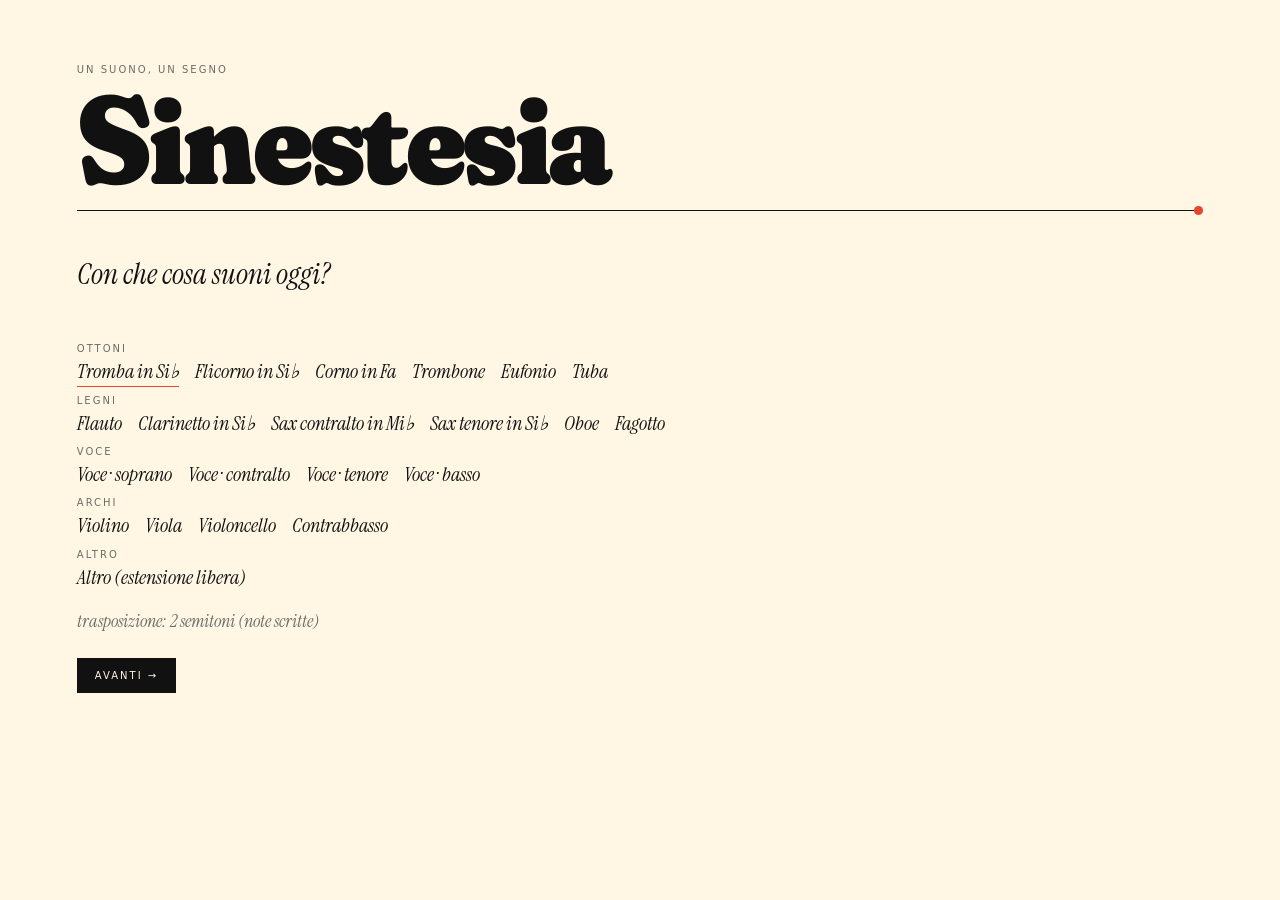
<file: index.html>
<!doctype html><html lang="it"><head><meta charset="utf-8"><meta name="viewport" content="width=device-width,initial-scale=1">
<title>Sinestesia</title><link rel="icon" href="data:,"><link rel="stylesheet" href="v4.css">
<style>
section{position:fixed;inset:0;overflow:auto;padding:6vh 6vw;box-sizing:border-box;display:none;flex-direction:column}
section.on{display:flex}
#p1 .riga{height:1px;background:var(--ln);width:0;margin:3vh 0;animation:riga 1.6s ease-out .2s forwards}
#p1 .riga i{display:block;width:9px;height:9px;border-radius:50%;background:var(--acc);margin:-4px 0 0 auto}
@keyframes riga{to{width:100%}}
@media (prefers-reduced-motion:reduce){#p1 .riga{animation:none;width:100%}}
#strum{display:flex;flex-wrap:wrap;gap:6px 18px;margin-top:2vh;max-width:90vw}
#strum button,.modo{background:none;border:0;border-bottom:1px solid transparent;color:var(--ln);cursor:pointer;padding:4px 0}
#strum button{font:italic 22px "Instrument Serif",Georgia,serif}
#strum button[aria-pressed=true]{border-color:var(--acc)}
#strum .gr{width:100%;margin-top:.6vh}
#strum{gap:2px 16px}#strum button{font-size:20px;padding:2px 0}
#p1 .riga{margin:2vh 0}
.avanti{margin-top:1vh;align-self:flex-start;background:var(--ln);color:var(--bg);border:0;padding:12px 18px;cursor:pointer}
#modi{display:grid;grid-template-columns:repeat(3,1fr);gap:0;margin-top:4vh;flex:1;border-top:1px solid var(--ln)}
.modo{position:relative;display:flex;flex-direction:column;text-align:left;text-decoration:none;padding:calc(3vh + 12px) 26px 0;border-right:1px solid var(--ln);min-height:44vh}
.modo:last-child{border-right:0}
.modo h2,.modo .ser{position:relative;z-index:1;text-shadow:0 0 6px var(--bg),0 0 14px var(--bg)}
.modo h2{font:900 clamp(32px,6vh,72px)/.9 "Fraunces Display",Georgia,serif;margin:0 0 1.5vh}
.zoom{position:absolute;inset:12px;z-index:0;background:center bottom/cover no-repeat}
/* ingrandimenti: ritagli ~3x di frame reali delle modalità */
[data-m=studio] .zoom{background-image:url(zoom_studio.webp)}[data-m=sole] .zoom{background-image:url(zoom_sole.webp)}[data-m=creatura] .zoom{background-image:url(zoom_creatura.webp)}
.modo:hover h2{color:var(--acc)}
@media (max-width:700px){#modi{grid-template-columns:1fr}.modo{border-right:0;border-bottom:1px solid var(--ln)}.modo{min-height:30vh;padding-bottom:16vh}}
</style><script src="comune.js"></script></head><body>
<section id="p1" class="on" aria-label="apertura">
 <p class="k mut">un suono, un segno</p>
 <h1 class="tit">Sinestesia</h1>
 <div class="riga"><i></i></div>
 <p class="ser">Con che cosa suoni oggi?</p>
 <div id="strum" role="group" aria-label="strumento"></div>
 <p class="mut ser" id="trinfo" style="font-size:18px"></p>
 <button class="avanti k" id="avanti">avanti →</button>
</section>
<section id="p2" aria-label="modalità">
 <p class="k mut"><a href="#" id="cambia">← strumento</a> · <span id="insn"></span></p>
 <h1 class="tit" style="font-size:clamp(44px,10vh,130px)">Scegli come vederti</h1>
 <nav id="modi">
  <a class="modo" href="studio.html" data-m="studio"><h2>Lo Studio</h2><span class="ser">la vista classica: la linea dell’altezza, il pannello completo, le prese salvate</span>
   <span class="zoom"></span></a>
  <a class="modo" href="sole.html" data-m="sole"><h2>Il Sole</h2><span class="ser">il suono come un sole: nuvole al tramonto, scie dorate per gli attacchi</span>
   <span class="zoom"></span></a>
  <a class="modo" href="creatura.html" data-m="creatura"><h2>La Creatura</h2><span class="ser">un velo azzurro e lime che si avvolge sul tuo fiato</span>
   <span class="zoom"></span></a>
 </nav>
</section>
<script>
const $=s=>document.querySelector(s),S=$('#strum');let sel=V4.ins,gr='';
V4_INSTR.forEach(i=>{if(i.g!==gr){gr=i.g;S.insertAdjacentHTML('beforeend',`<span class="gr k mut">${gr}</span>`);}
 S.insertAdjacentHTML('beforeend',`<button data-i="${i.id}" aria-pressed="${i.id===sel}">${i.n}</button>`);});
function info(){const I=V4_INSTR.find(x=>x.id===sel);$('#trinfo').textContent=I.tr?`trasposizione: ${I.tr} semitoni (note scritte)`:'in Do (suono reale)';$('#insn').textContent=I.n;
 document.querySelectorAll('.modo').forEach(a=>a.href=a.dataset.m+'.html?ins='+sel);}
S.onclick=e=>{const b=e.target.closest('button');if(!b)return;sel=b.dataset.i;V4_setIns(sel);S.querySelectorAll('button').forEach(x=>x.setAttribute('aria-pressed',x===b));info();};
const show=p=>{document.querySelectorAll('section').forEach(s=>s.classList.toggle('on',s.id===p));};
$('#avanti').onclick=()=>{V4_setIns(sel);location.hash='modi';show('p2');};
$('#cambia').onclick=e=>{e.preventDefault();location.hash='';show('p1');};
info();if(location.hash==='#modi')show('p2');
</script></body></html>
</file>
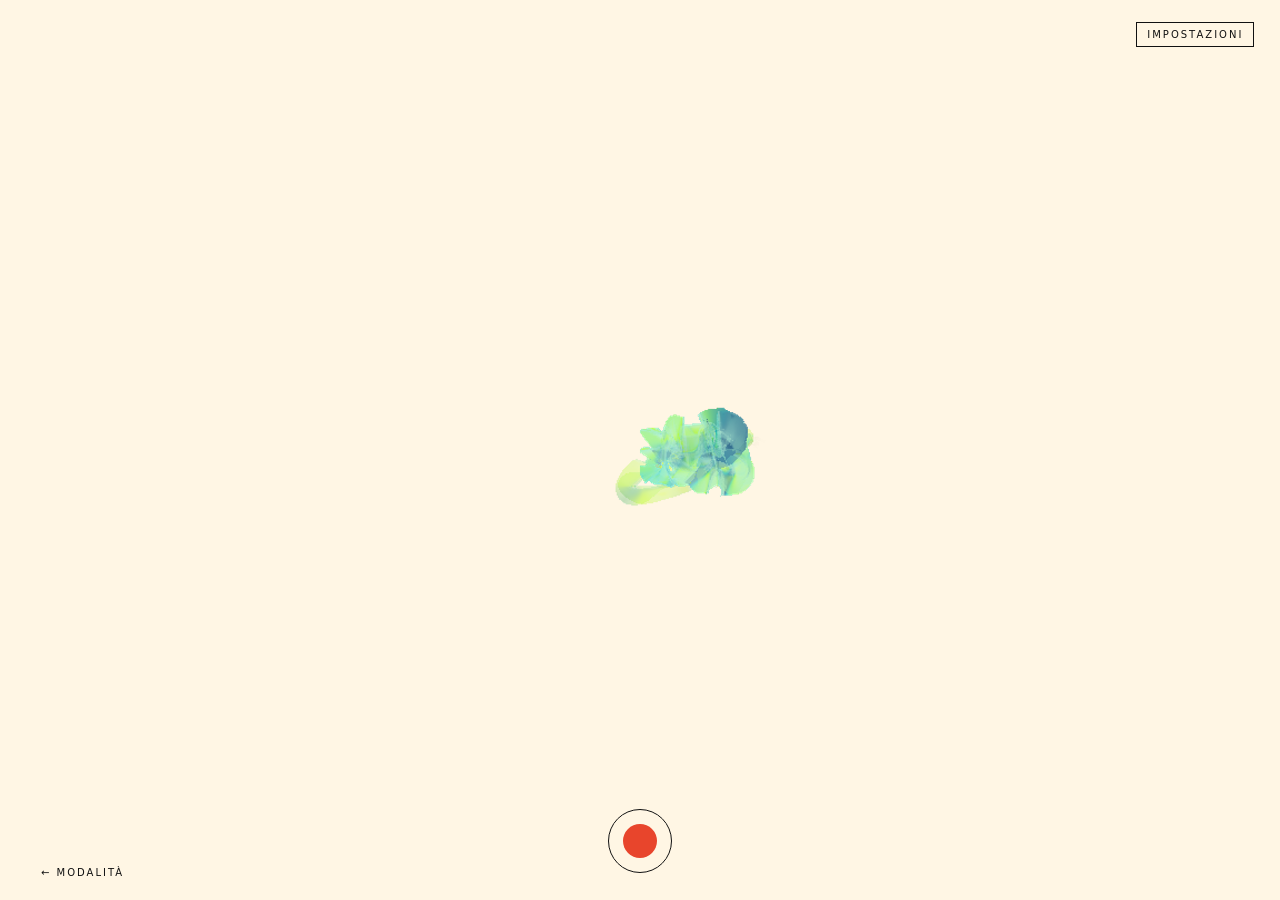
<file: creatura.html>
<!doctype html><html lang="it"><head><meta charset="utf-8"><meta name="viewport" content="width=device-width,initial-scale=1">
<title>La Creatura · Sinestesia</title><link rel="icon" href="data:,"><link rel="stylesheet" href="v4.css">
<style>
canvas#q{position:fixed;inset:0;width:100vw;height:100vh}
#nota{position:fixed;left:3.2vw;top:3vh;font:900 clamp(60px,17vh,200px)/.85 "Fraunces Display",Georgia,serif;letter-spacing:-.02em;pointer-events:none}
#nota small{display:block;font:italic 400 clamp(18px,3.6vh,40px)/1.1 "Instrument Serif",Georgia,serif;letter-spacing:0;margin-top:.6vh}
#leg{position:fixed;left:3.2vw;bottom:2.6vh;font:italic 15px "Instrument Serif",Georgia,serif;color:var(--mut);max-width:44vw}
#tempo{position:fixed;right:2vw;bottom:2.4vh;font:10px system-ui;letter-spacing:.22em;text-transform:uppercase;font-variant-numeric:tabular-nums}

#card{position:fixed;inset:0;display:none;place-items:center;background:color-mix(in srgb,var(--bg) 70%,transparent)}
#card.on{display:grid}#card div{background:var(--bg);border:1px solid var(--ln);padding:28px 34px;min-width:300px}
#card h2{font:italic 400 32px "Instrument Serif",serif;margin:0 0 12px}#card p{margin:4px 0;font-size:14px}#card b{font:900 22px "Fraunces Display",serif}
#leg{bottom:auto;top:calc(3vh + clamp(60px,17vh,200px) + 6vh)}
#nota,#leg{display:none}</style>
<script>window.V4={modo:'creatura'}</script><script src="comune.js"></script><script src="palco-min.js"></script><script src="generativo/forma-ampia.js"></script><script src="creatura.js"></script></head><body>
<canvas id="q"></canvas>
<div id="nota">–<small>suona una nota</small></div>
<button id="apri" class="k" aria-expanded="false" aria-controls="menu">impostazioni</button>
<aside id="menu" aria-label="impostazioni"><p class="ser" style="margin:0 0 14px">La Creatura</p>
<div id="bar"><select id="dev" title="ingresso mic"></select><button id="go">avvia microfono</button><button id="pc">mic computer ×6</button><button id="a4">la 442</button><select id="tr" title="nomi delle note"></select>
<button id="drone">bordone</button><button id="metro">metronomo 80</button><button id="lv" title="livello di accuratezza"></button></div>
<p class="mut" style="margin-top:14px">livello = tolleranza: principiante ±25 c · avanzato ±15 c · esperto ±8 c</p></aside>
<button id="rec" class="rec" title="registra (video: solo il quadro e l’audio)">registra</button>
<a id="indietro" class="k" href="index.html#modi">← modalità</a>
<div id="leg"></div><div id="tempo"></div>
<div id="card"><div id="cardin"></div></div>
<script src="motore.js"></script></body></html>
</file>
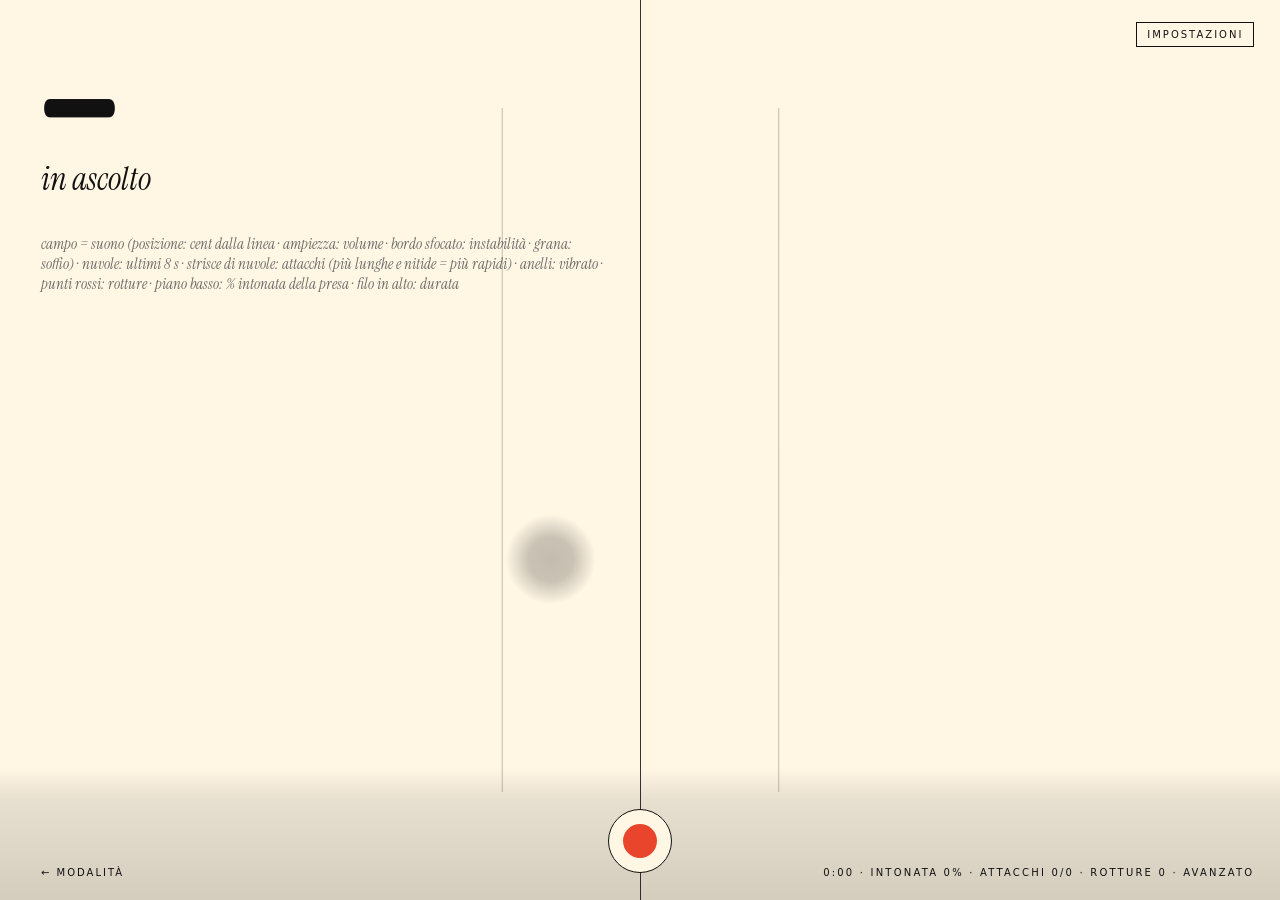
<file: sole.html>
<!doctype html><html lang="it"><head><meta charset="utf-8"><meta name="viewport" content="width=device-width,initial-scale=1">
<title>Il Sole · Sinestesia</title><link rel="icon" href="data:,"><link rel="stylesheet" href="v4.css">
<style>
canvas#q{position:fixed;inset:0;width:100vw;height:100vh}
#nota{position:fixed;left:3.2vw;top:3vh;font:900 clamp(60px,17vh,200px)/.85 "Fraunces Display",Georgia,serif;letter-spacing:-.02em;pointer-events:none}
#nota small{display:block;font:italic 400 clamp(18px,3.6vh,40px)/1.1 "Instrument Serif",Georgia,serif;letter-spacing:0;margin-top:.6vh}
#leg{position:fixed;left:3.2vw;bottom:2.6vh;font:italic 15px "Instrument Serif",Georgia,serif;color:var(--mut);max-width:44vw}
#tempo{position:fixed;right:2vw;bottom:2.4vh;font:10px system-ui;letter-spacing:.22em;text-transform:uppercase;font-variant-numeric:tabular-nums}

#card{position:fixed;inset:0;display:none;place-items:center;background:color-mix(in srgb,var(--bg) 70%,transparent)}
#card.on{display:grid}#card div{background:var(--bg);border:1px solid var(--ln);padding:28px 34px;min-width:300px}
#card h2{font:italic 400 32px "Instrument Serif",serif;margin:0 0 12px}#card p{margin:4px 0;font-size:14px}#card b{font:900 22px "Fraunces Display",serif}
#leg{bottom:auto;top:calc(3vh + clamp(60px,17vh,200px) + 6vh)}
</style>
<script>window.V4={modo:'sole'}</script><script src="comune.js"></script></head><body>
<canvas id="q"></canvas>
<div id="nota">–<small>suona una nota</small></div>
<button id="apri" class="k" aria-expanded="false" aria-controls="menu">impostazioni</button>
<aside id="menu" aria-label="impostazioni"><p class="ser" style="margin:0 0 14px">Il Sole</p>
<div id="bar"><select id="dev" title="ingresso mic"></select><button id="go">avvia microfono</button><button id="pc">mic computer ×6</button><button id="a4">la 442</button><select id="tr" title="nomi delle note"></select>
<button id="drone">bordone</button><button id="metro">metronomo 80</button><button id="lv" title="livello di accuratezza"></button></div>
<p class="mut" style="margin-top:14px">livello = tolleranza: principiante ±25 c · avanzato ±15 c · esperto ±8 c</p></aside>
<button id="rec" class="rec" title="registra (video: solo il quadro e l’audio)">registra</button>
<a id="indietro" class="k" href="index.html#modi">← modalità</a>
<div id="leg"></div><div id="tempo"></div>
<div id="card"><div id="cardin"></div></div>
<script src="motore.js"></script></body></html>
</file>
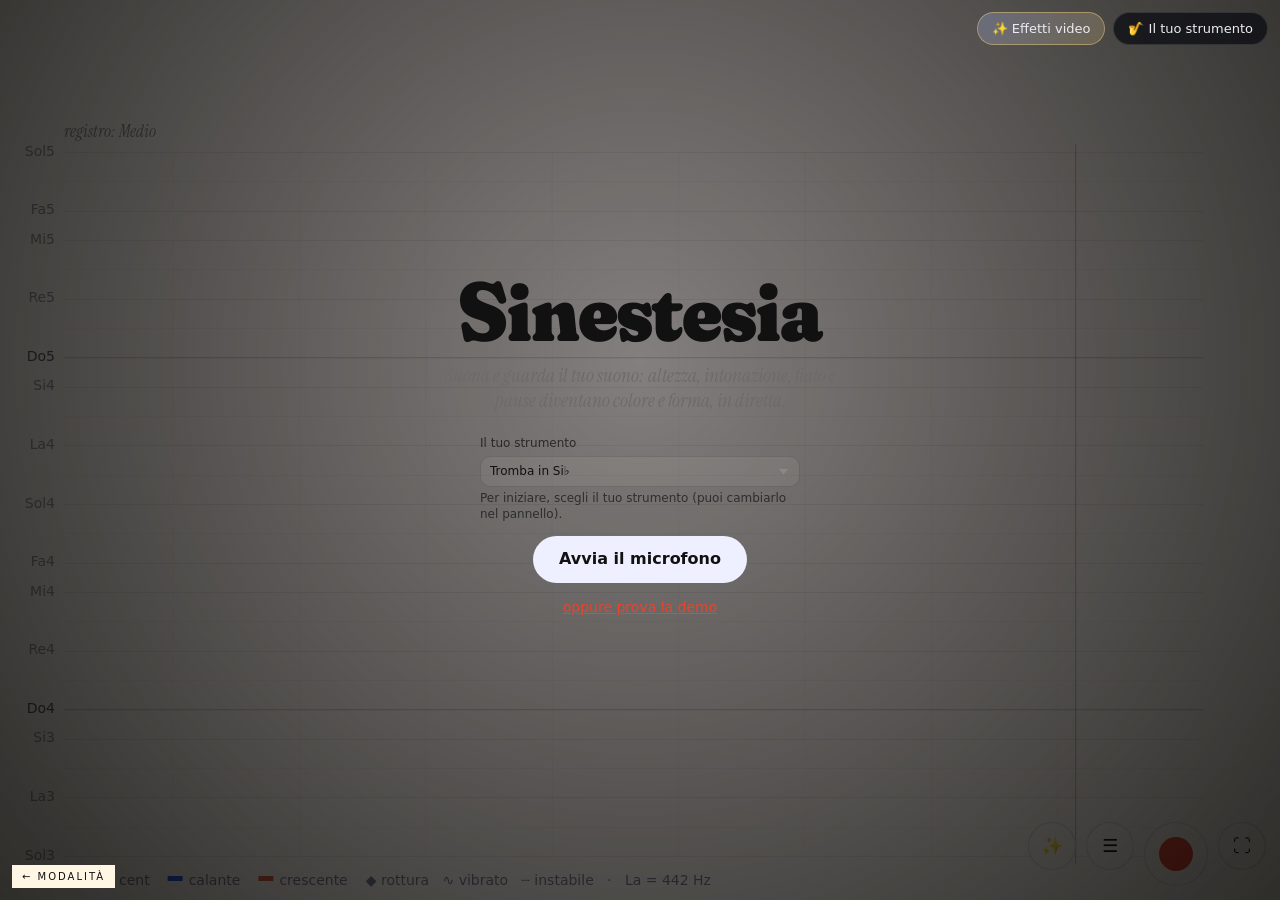
<file: studio.html>
<!doctype html>
<html lang="it">
<head>
<meta charset="utf-8">
<meta name="viewport" content="width=device-width,initial-scale=1,viewport-fit=cover">
<meta name="theme-color" content="#0d0e12">
<link rel="icon" href="data:,">
<title>Sinestesia — il suono diventa immagine</title>
<style>
:root{--fg:#ecebf3;--mut:#9293a3;--acc:#a9b8ff;--panel:rgba(14,15,20,.84);--line:rgba(255,255,255,.09)}
*{box-sizing:border-box}
html,body{margin:0;height:100%;background:#000;color:var(--fg);font:14px/1.4 system-ui,-apple-system,"Segoe UI",Roboto,sans-serif;overflow:hidden;-webkit-tap-highlight-color:transparent}
canvas#c{position:fixed;inset:0;width:100vw;height:100vh;height:100dvh;display:block;touch-action:manipulation}
button,select,input{font:inherit;color:inherit}
#panel{position:fixed;top:12px;left:12px;width:min(340px,calc(100vw - 24px));max-height:calc(100dvh - 90px);overflow:auto;background:var(--panel);-webkit-backdrop-filter:blur(12px);backdrop-filter:blur(12px);border:1px solid var(--line);border-radius:16px;padding:14px 16px 12px;transition:transform .28s ease,opacity .28s ease;scrollbar-width:thin;z-index:5}
#panel.hidden{transform:translateX(-115%);opacity:0;pointer-events:none}
#panel h1{font:italic 400 24px/1.1 "Instrument Serif",Georgia,serif;letter-spacing:.01em;margin:0 0 2px}
#panel .sub{color:var(--mut);font-size:12px;margin:0 0 10px}
.row{margin:9px 0}
.row label{display:block;font-size:11px;text-transform:uppercase;letter-spacing:.08em;color:var(--mut);margin-bottom:4px}
.refs{font-size:11px;color:var(--mut);margin-top:3px;min-height:1em}
.pvgrid{display:grid;grid-template-columns:repeat(3,1fr);gap:6px;margin:2px 0 10px}
.pvlab{font-size:11px;letter-spacing:.08em;text-transform:uppercase;color:var(--mut);margin:6px 0 4px}
.pvt{all:unset;box-sizing:border-box;display:block;border:1px solid var(--line);border-radius:9px;overflow:hidden;cursor:pointer;background:rgba(255,255,255,.03);min-width:0}
.pvt canvas{display:block;width:100%;aspect-ratio:16/10;background:#222}
.pvt .pvn{display:block;font-size:11.5px;line-height:1.2;padding:4px 6px 0;white-space:nowrap;overflow:hidden;text-overflow:ellipsis}
.pvt .pvr{display:block;font-size:10px;color:var(--mut);padding:1px 6px 5px;white-space:nowrap;overflow:hidden;text-overflow:ellipsis}
.pvt.on{border-color:var(--acc);box-shadow:0 0 0 2px var(--acc)}
.pvt:focus-visible{box-shadow:0 0 0 2px #fff}
select{width:100%;background:rgba(255,255,255,.06);border:1px solid var(--line);border-radius:10px;padding:7px 9px;appearance:none;-webkit-appearance:none;background-image:linear-gradient(45deg,transparent 50%,#888 50%),linear-gradient(135deg,#888 50%,transparent 50%);background-position:calc(100% - 15px) 52%,calc(100% - 10px) 52%;background-size:5px 5px;background-repeat:no-repeat;padding-right:26px}
select option{background:#16171d}
input[type=range]{width:100%;accent-color:var(--acc)}
.two{display:grid;grid-template-columns:1fr 1fr;gap:10px}
.chk{display:flex;align-items:center;gap:8px;font-size:13px;margin:7px 0;cursor:pointer}
.chk input{accent-color:var(--acc);width:16px;height:16px}
.btn{background:rgba(255,255,255,.08);border:1px solid var(--line);border-radius:10px;padding:7px 11px;cursor:pointer}
.btn:hover{background:rgba(255,255,255,.14)}
details{margin-top:10px;border-top:1px solid var(--line);padding-top:8px}
details summary{cursor:pointer;color:var(--mut);font-size:12px}
#reflist{font-size:11.5px;color:#c9c9d6;margin:6px 0 0;padding-left:0;list-style:none}
#reflist li{margin:2px 0}
#reflist b{color:var(--acc);font-weight:600;display:inline-block;min-width:22px}
#reflist i{color:var(--mut);font-style:normal}
#fab{position:fixed;right:14px;bottom:14px;display:flex;gap:10px;z-index:6}
#fab button{width:48px;height:48px;border-radius:50%;border:1px solid var(--line);background:var(--panel);-webkit-backdrop-filter:blur(10px);backdrop-filter:blur(10px);cursor:pointer;display:grid;place-items:center;font-size:18px}
#fab button:hover{background:rgba(40,42,52,.9)}
#rec .dot{width:16px;height:16px;border-radius:50%;background:#ff3b4e;transition:border-radius .2s}
#rec.on .dot{border-radius:3px;animation:pulse 1s infinite}
@keyframes pulse{50%{opacity:.45}}
#rectime{position:fixed;right:14px;bottom:70px;font-size:12px;color:#ff8b97;background:var(--panel);padding:3px 9px;border-radius:9px;display:none;z-index:6}
#start{position:fixed;inset:0;display:grid;place-items:center;background:radial-gradient(circle at 50% 40%,rgba(30,30,44,.55),rgba(0,0,0,.82));z-index:10;text-align:center;padding:24px}
#start.hidden{display:none}
#start h2{font:900 clamp(44px,10vw,84px)/1 "Fraunces Display",Georgia,serif;letter-spacing:-.01em;margin:0 0 10px}
#start p{font:italic 400 19px/1.35 "Instrument Serif",Georgia,serif}
input[type=text]{width:100%;background:rgba(255,255,255,.06);border:1px solid var(--line);border-radius:10px;padding:7px 9px}
#start p{color:var(--mut);max-width:420px;margin:0 auto 22px}
#start .go{font-size:16px;padding:13px 26px;border-radius:30px;background:#eef0ff;color:#111;border:0;cursor:pointer;font-weight:600}
#start .alt{display:block;margin:14px auto 0;background:none;border:0;color:var(--acc);cursor:pointer;text-decoration:underline;font-size:14px}
#msg{color:#ff9aa5;margin-top:14px;font-size:13px;max-width:420px}
#toast{position:fixed;left:50%;top:14px;transform:translateX(-50%);background:var(--panel);padding:7px 14px;border-radius:12px;font-size:13px;opacity:0;transition:opacity .3s;z-index:9;pointer-events:none}
#toast.show{opacity:1}
.hiddenfile{display:none}
@media (max-width:640px){
 #panel{top:auto;bottom:74px;left:8px;width:calc(100vw - 16px);max-height:58dvh}
 #panel.hidden{transform:translateY(120%)}
}
.seg{display:grid;grid-template-columns:1fr 1fr;gap:4px;background:rgba(255,255,255,.06);border:1px solid var(--line);border-radius:12px;padding:3px;margin:6px 0 6px}
.seg button{border:0;background:none;padding:7px;border-radius:9px;cursor:pointer;font-weight:600;color:var(--fg)}
.seg button.on{background:#eef0ff;color:#111}
.note{font-size:11.5px;color:#e2cf98;margin:6px 0 2px}
.mut{color:var(--mut);font-size:12px}
.btnrow{display:flex;gap:8px;flex-wrap:wrap;margin:7px 0}
.btn.on{background:#eef0ff;color:#111}
details.sec{border-top:1px solid var(--line);padding-top:8px;margin-top:8px}
details.sec summary{font-size:11px;text-transform:uppercase;letter-spacing:.08em;color:var(--fg)}
#takelist{list-style:none;padding:0;margin:6px 0;font-size:12.5px}
#takelist li{display:flex;align-items:center;gap:8px;padding:5px 0;border-bottom:1px solid var(--line)}
#takelist li span{flex:1}
#takelist i{font-style:normal;font-size:11px}
.mini{padding:3px 8px;font-size:12px;border-radius:8px}
.modal{position:fixed;inset:0;display:grid;place-items:center;background:rgba(0,0,0,.5);z-index:12;padding:14px}
.modal.hidden{display:none}
.card{background:#15161c;border:1px solid var(--line);border-radius:18px;padding:18px 20px;width:min(600px,100%);max-height:calc(100dvh - 28px);overflow:auto}
.card.wide{width:min(980px,100%)}
.card h3{font:italic 400 28px/1.1 "Instrument Serif",Georgia,serif;margin:0 0 6px}
.card input[type=text]{font-weight:600}
.stats{display:grid;grid-template-columns:repeat(auto-fill,minmax(160px,1fr));gap:8px;margin:12px 0}
.stat{background:rgba(255,255,255,.05);border-radius:12px;padding:8px 11px}
.stat b{display:block;font:900 23px/1.15 "Fraunces Display",Georgia,serif;margin:2px 0}
.stat span{font-size:10.5px;color:var(--mut);text-transform:uppercase;letter-spacing:.07em}
.stat i{font-size:11.5px;color:var(--mut);font-style:normal;display:block}
.card canvas{width:100%;height:120px;display:block;border-radius:10px;background:#fff}
#cmpTable{width:100%;border-collapse:collapse;font-size:13px;margin-top:10px}
#cmpTable td,#cmpTable th{padding:5px 8px;border-bottom:1px solid var(--line);text-align:left}
#cmpTable th{color:var(--mut);font-weight:500}
#silence{position:fixed;left:50%;bottom:80px;transform:translateX(-50%);background:var(--panel);border:1px solid var(--line);border-radius:14px;padding:9px 12px;z-index:8;display:none;gap:10px;align-items:center}
#days{display:flex;gap:4px;margin:6px 0 4px}
#days span{width:14px;height:14px;border-radius:50%;border:1px solid rgba(255,255,255,.25);display:inline-block}
#days span.p{background:rgba(169,184,255,.45)}
#days span.r{background:#3ddc84;border-color:#3ddc84}
body.noui #panel,body.noui #fab,body.noui #start{display:none!important}
</style>
<link rel="stylesheet" href="v4.css"><style>
/* v4: stile Studio+Analisi sul pannello; la vista (canvas) resta quella dell'app */
:root{--fg:#111;--mut:#6b6b68;--acc:#E8452C;--panel:rgba(255,246,228,.97);--line:rgba(17,17,17,.14)}
html,body{color:#111}
#panel{color:#111}#panel h1{font:900 30px/1 "Fraunces Display",Georgia,serif;background:none;-webkit-text-fill-color:#111;color:#111}
#panel select,#panel input,#panel button{color:#111}
#fab #rec{position:static;transform:none;width:64px;height:64px}
#v4back{position:fixed;left:12px;bottom:12px;z-index:50;background:#FFF6E4;color:#111;padding:6px 10px;text-decoration:none}
</style></head>
<body>
<canvas id="c"></canvas>

<div id="panel" class="hidden">
  <h1>Sinestesia</h1>
  <div class="seg" id="modeSeg"><button data-m="studio">Studio</button><button data-m="palco">Palco</button></div>
  <p class="sub" id="modeSub"></p>
  <div class="row"><label for="ins">Il tuo strumento</label><select id="ins"></select><p class="sub" id="insTip" style="margin:6px 0 0"></p>
  <div class="two" id="insCust" style="display:none"><div class="row"><label for="cuLo">Nota più grave</label><select id="cuLo"></select></div><div class="row"><label for="cuHi">Nota più acuta</label><select id="cuHi"></select></div></div><div class="row" id="insCustTr2"><label for="cuTr">Trasposizione (scritto − reale)</label><select id="cuTr"></select></div>
  </div>
  <div id="studioBox">
    <div class="two">
      <div class="row"><label for="sview">Vista</label><select id="sview"><option value="linea">Linea</option><option value="pentagramma">Pentagramma</option></select></div>
      <div class="row"><label for="sreg">Registro</label><select id="sreg"><option value="grave">Grave</option><option value="medio">Medio</option><option value="acuto">Acuto</option></select></div>
    </div>
    <div class="row"><label for="stext">Nome della nota</label><select id="stext"><option value="piccolo">Piccolo (nel riquadro)</option><option value="grande">Grande</option></select></div>
    <button class="btn" id="preset">Preset «Esercizio»</button>
  </div>
  <div id="palcoBox">
  <div class="pvlab">Skin</div><div class="pvgrid" id="pvSty"></div>
  <div style="display:none"><select id="sty"></select><select id="var"></select><div id="styRefs"></div></div>
  <label class="chk"><input type="checkbox" id="genRm"> Riduci movimento</label>
  </div>
  <div class="two">
    <div class="row"><label for="spd">Velocità</label><input id="spd" type="range" min="0.3" max="2.5" step="0.05" value="1"></div>
    <div class="row"><label for="sens">Sensibilità</label><input id="sens" type="range" min="0" max="100" step="1" value="60"></div>
  </div>
  <div class="two">
    <div class="row"><label for="a4">Diapason</label><select id="a4"><option value="440">La = 440 Hz</option><option value="442">La = 442 Hz</option><option value="443">La = 443 Hz</option></select></div>
    <div class="row"><label for="trasp">Nomi delle note</label>
    <select id="trasp"><option value="0">Suono reale (in Do)</option><option value="2">Tromba in Si♭ (scritto)</option></select></div>
  </div>
  <div class="row"><label for="dev">Ingresso audio</label>
    <select id="dev"><option value="">Microfono predefinito</option></select>
    <label class="chk" style="margin-top:6px"><input type="checkbox" id="pcMic"> Microfono del computer <span style="opacity:.7">(amplifica ×6 e abbassa la soglia)</span></label>
    <div id="lvlWrap" title="Livello d'ingresso" style="display:flex;align-items:center;gap:8px;margin-top:6px;font-size:11px;opacity:.85"><span>Livello</span><div style="flex:1;height:8px;border-radius:4px;background:rgba(127,127,127,.25);position:relative;overflow:hidden"><div id="lvlBar" style="position:absolute;left:0;top:0;bottom:0;width:0;background:#5ad45a;transition:width .08s"></div><div id="lvlThr" style="position:absolute;top:-2px;bottom:-2px;width:2px;background:#e8c878"></div></div><span id="lvlDb" style="min-width:52px;text-align:right">—</span></div>
    <div id="pcSug" style="display:none;margin-top:6px;font-size:12px;padding:8px;border-radius:10px;background:rgba(232,200,120,.15);border:1px solid rgba(232,200,120,.5)">Il segnale arriva molto debole. <button class="btn" id="pcSugOn" style="padding:4px 10px;margin-left:6px">Attiva «Microfono del computer»</button></div></div>
  <div class="row" style="display:flex;gap:8px;flex-wrap:wrap">
    <button class="btn" id="micBtn">🎙 Microfono</button>
    <button class="btn" id="fileBtn">Carica audio…</button>
    <button class="btn" id="demoBtn">Demo</button>
    <button class="btn" id="btBtn">🎧 Bluetooth</button>
    <input type="file" id="file" accept="audio/*" class="hiddenfile">
  </div>
  <details class="sec" id="secBt"><summary>Bluetooth</summary>
    <div class="mut" id="btInfo"></div>
    <div id="btTune">
      <div class="row"><label for="btOutDev">Uscita (cuffie)</label><select id="btOutDev"><option value="">Uscita di sistema</option></select><div class="refs" id="btOutNote"></div></div>
      <div class="btnrow"><button class="btn" id="btCalBtn">Calibra Bluetooth</button><button class="btn" id="btTestBtn">Prova</button></div>
      <div class="row"><label for="btOutFine">Ritocco cuffie <b id="btOutFineV"></b></label><input id="btOutFine" type="range" min="-150" max="150" step="1"></div>
      <div class="row"><label for="btInFine">Ritocco microfono <b id="btInFineV"></b></label><input id="btInFine" type="range" min="-150" max="150" step="1"></div>
      <div class="mut" id="btTestInfo"></div>
    </div>
    <p class="note" id="btWarn" style="display:none"></p>
    <p class="note">Il Bluetooth ritarda il suono, spesso di 150–300 ms. La calibrazione misura a parte le cuffie (tocchi a tempo coi click) e il microfono (note a tempo): i click partono in anticipo e i tempi delle note vengono corretti. Un profilo per ogni coppia di cuffie e microfono.</p>
  </details>
  <details class="sec" id="secDrone"><summary>Bordone e La</summary>
    <div class="two">
      <div class="row"><label for="dnote">Nota</label><select id="dnote"></select></div>
      <div class="row"><label for="doct">Ottava</label><select id="doct"><option>1</option><option>2</option><option>3</option><option>4</option><option>5</option><option>6</option></select></div>
    </div>
    <label class="chk"><input type="checkbox" id="dauto"> Centro della tonalità (stimato da ciò che suoni)</label>
    <div class="mut" id="keyInfo"></div>
    <div class="row"><label for="dvol">Volume</label><input id="dvol" type="range" min="0.05" max="1" step="0.01"></div>
    <label class="chk"><input type="checkbox" id="dguard" checked> Ignora il rientro del bordone (dopo averlo misurato)</label>
    <div class="mut" id="guardInfo"></div>
    <div class="btnrow"><button class="btn" id="droneBtn">▶ Bordone</button><button class="btn" id="laBtn">La</button><button class="btn" id="measBtn">Misura bordone</button></div>
    <div class="mut" id="droneInfo"></div>
    <p class="note">🎧 Meglio con le cuffie. Bordone e metronomo escono solo dagli altoparlanti e non entrano mai nell’analisi, ma il microfono può risentirli dalle casse.</p>
  </details>
  <details class="sec" id="secMet"><summary>Metronomo</summary>
    <div class="two">
      <div class="row"><label for="bpm">BPM <b id="bpmV"></b></label><input id="bpm" type="range" min="30" max="240" step="1"></div>
      <div class="row"><label for="bpb">Battiti per battuta</label><select id="bpb"><option>2</option><option>3</option><option>4</option><option>5</option><option>6</option><option>7</option></select></div>
    </div>
    <label class="chk"><input type="checkbox" id="macc" checked> Accento sul primo battito</label>
    <label class="chk"><input type="checkbox" id="mcin" checked> Levare: una battuta prima della presa</label>
    <div class="btnrow"><button class="btn" id="metBtn">▶ Metronomo</button><button class="btn" id="calBtn">Calibra latenza</button></div>
    <div class="mut" id="latInfo"></div>
    <p class="note">🎧 Con le casse il microfono sente anche i click: usa le cuffie per i segni di tempo più puliti.</p>
  </details>
  <details class="sec" id="secTakes"><summary>Prese</summary>
    <p class="mut">In Studio il tasto ● registra una presa (audio + analisi). Le ultime 20 restano su questo dispositivo.</p>
    <ul id="takelist"></ul>
    <div class="btnrow"><button class="btn" id="cmpBtn">Confronta le due selezionate</button></div>
  </details>
  <details class="sec" id="secSes"><summary>Sessione da 10 minuti</summary>
    <div class="row"><label for="sgoal">Obiettivo</label><select id="sgoal"><option value="tenute">Quattro tenute da 8 secondi dentro ±10 cent</option><option value="pulite">Tre prese senza rotture</option><option value="tempo">Venti attacchi a tempo (±30 ms, dopo la calibrazione)</option></select></div>
    <div class="note" id="sesNote"></div>
    <div class="btnrow"><button class="btn" id="sesBtn">▶ Inizia 10 minuti</button></div>
    <div class="mut">Ultimi 14 giorni</div><div id="days"></div>
  </details>
  <details id="refDet"><summary>Da dove vengono le skin (meccanismi dei grafici)</summary><ul id="reflist"></ul></details>
</div>

<div id="cardM" class="modal hidden"><div class="card">
  <h3>Fine della presa</h3>
  <div class="row"><input id="cardName" type="text" maxlength="60"></div>
  <div class="mut" id="cardDate"></div>
  <div class="stats" id="cardStats"></div>
  <canvas id="cardCv"></canvas>
  <div class="btnrow" style="margin-top:12px">
    <button class="btn on" id="cardVideo">Crea il video in Palco</button>
    <button class="btn" id="cardPalco">Rivedi in Palco</button>
    <button class="btn" id="cardCmp">Confronta…</button>
    <button class="btn" id="cardClose">Chiudi</button>
  </div>
</div></div>
<div id="cmpM" class="modal hidden"><div class="card wide">
  <h3>Confronto fra due prese</h3>
  <div class="mut">Stessa scala del tempo e dell’altezza.</div>
  <canvas id="cmpCv" style="height:300px;margin-top:10px"></canvas>
  <table id="cmpTable"></table>
  <div class="btnrow" style="margin-top:12px"><button class="btn" id="cmpClose">Chiudi</button></div>
</div></div>
<div id="micPause" style="position:fixed;left:16px;bottom:16px;max-width:min(560px,calc(100vw - 200px));background:var(--panel);border:1px solid var(--line);border-radius:14px;padding:8px 12px;z-index:8;display:none;gap:10px;align-items:center;font-size:13px"><span></span><button class="btn mini" id="backStudio">Torna allo Studio</button></div>
<div id="silence"><span>Silenzio lungo: chiudo la presa?</span><button class="btn on" id="silStop">Termina</button><button class="btn" id="silGo">Continua</button></div>

<div id="rectime">● 0:00</div>
<div id="fab">
  <button id="tog" title="Controlli">☰</button>
  <button id="rec" title="Registra"><span class="dot"></span></button>
  <button id="fs" title="Schermo intero">⛶</button>
</div>

<div id="start">
  <div>
    <h2>Sinestesia</h2>
    <p>Suona e guarda il tuo suono: altezza, intonazione, <span id="startBr">fiato</span> e pause diventano colore e forma, in diretta.</p>
    <div style="margin:4px auto 14px;max-width:320px;text-align:left"><label for="insStart" style="display:block;font-size:12px;opacity:.75;margin-bottom:4px">Il tuo strumento</label><select id="insStart"></select><div id="insFirst" style="font-size:12px;opacity:.7;margin-top:4px"></div></div>
    <button class="go" id="goMic">Avvia il microfono</button>
    <button class="alt" id="goDemo">oppure prova la demo</button>
    <div id="msg"></div>
  </div>
</div>
<div id="toast"></div>

<script>
/* Font incorporati (SIL Open Font License 1.1): Fraunces (Undercase Type), Instrument Serif (Instrument). Sottoinsieme latino. */
const B64_FR='d09GRgABAAAAAEwgAA8AAAAAfdwAAQAAAAAAAAAAAAAAAAAAAAAAAAAAAABHUE9TAABHJAAABAsAAA3UWpBlz0dTVUIAAEswAAAAZQAAAHoiZCk/T1MvMgAAQ3AAAABMAAAAYHY/[base64]/4hGNTi5TSD8SZev0ungE3RiNwR/Zolf0dqNZF42R8Zyw0aDis6SjCPGdiKFQGHAtuuHX5EO+SMRn8CjEImcx+mXUJxIHbP5w2G8LiEW+6Ehzd4NcEbC64xGfxSsWZPmS2FZs+KFYkZUnkngRFAlBugYgXVakANI1hiqFaVQcIez2NEkMigyWJR5SKGzmaDgEb0cIwmIRyxTh9BVz4G8/jOgi8UKDTibTGQohFckHAXrD0jeP42c/Wz2ym/zs/aqeYO7QdEN9hTlYSSwGjccuhv2VuFhkM2Mys00kxiv94YEntvSenOlvPzX0y1B/Q1V/fPhMdQ1RE5vdjyAACY9+weQw9yNRClsBasGtaDQiicXCEDMKEfgN+Q7ZT9h98K4AhWylbkCCIMuZnJoDl657hXzjbN/5v+1pn1+s01mseq1ZPINjdztK5N7ZA8mK+eV4x08WN+4vsYaUMjE4VHl4c8MFUP7WLYD1qyUGo9FgKyKftSWz2IbAgtWB8i33z7/tg+XNDQ5pFotIc/R1yFE94kGQNVdipUQuQxkUo2005yCeNB9DGZzz3wd0ryy9i3z9jRHYBPqb+i21wTm7Z+SXFfdO5dfSl8m/3/k4+d7d4QPzXj+z/uWDDcN3t9QgFCaj7zP+xTyFyJHplM7STAiHMthjBjRGKa4p02BsQqopprGhLltwKO2pqgFuB1GHQyT06pOSAq7OZCxWyGxhF/k0eRCScEOovADPy5Pn8hyEs1yudIeKPA/WVwTK2xI6SbHHaxHkyPILTbkVoZGGCa3BCJvPY6ojvwoluFylQWcUoOf9YamktPZtXz6HowvmlNn4ww+3tJpaG4JGDqcq+ofqcolkihohKTkwLkDqQ0gVpH4KkSmWKzOH5xRBgSvxCxOEy/JMiXx5MdfvMhfJ8aKG3MNybYHJEIuOfJmp+0ADAl6bhO/FS0T5XBVhLJLJLGEv+TRzrVRSVvOVsyCLqQlOb9IMb7QRXCXP46ZG7VTZjqyyRAic5gaPozAaTNzUGPgb8yQcA40I0gexx1OKTonoR8cCi5UaC4VoNEqTmWmuoIzlTGM0ZvBaLXJFQePC8lu/vKttwRPf3dS9ptagsdl1BpNwOtfmcJfJg0Pri7r31XYdn6Uyy7JVKoPFG4mDV6GF0oul+umxiIEw6O36vidB9k9vBezn6EHjziWftUMJGnwL1wSXv3X03FfbuHKj/HaDmisUewh3KOzCPaJsjskCbSyUHctDW1s30pKyt0paXFeTFk0FTQS41ueWYcHh14cpacWipHCS7L6MxqgrLPxjd1Hyze/G5HS55MYgw1/892comUKK0e8gxXbKrl0bBeiSH0MPhK6hY4CYRr9gsJnzqf6TMoaF9lNQb+RyyiDRxind95TOxTIDiv2GHP30zX8tbmvs87idTovfItdGjEY49tkpHFQmFTDtu/uRn/[base64]/Drl0haGuoCEbWlfyPzVll5nXFJIQPwOCsH0QvxkUflBUGdaEjn4uD3+wOEjhbAdxjHWFJ+hIihY41ZiSwX8ImG2zG8C0nLDWbNAr0BAmV+g1eigdIh7RmwwqKVZ6iDxkLY/Y8iN68tTuYlRm1UuVMK4i4xHcKpepsXxUYtZbNYtAfU2XDSxlY51LK2BEFJZCoqzD/7BbeGJ+gPDlQVhEIhaY7dgB9IeReQWyqgbsdcHwzbhTI+d7TH4YRtlDch7XaoecwKViud/WW72IGr966PUfgpyoTdnkqQIZk4gSsK+kjpN8EWWcQTwFQtWQzn/GIxVyjUKoLtNqoi7gzSnQo9UemV5WCXVXlBOukOtkIqlZzY+6yAebZP6Rj7shpLKX0rcKB1Q3J3osv0hbawjiDr/ONfzUmxjutIh57tL0EyKLa2Qw2mLOczuUnmiF0FmKsXcNf+GyiHgO6EkdMOa6F/obKW2d0gEMJUVr2uGACIwaaP9iwCj1RN86C3hP9fU+MnL8LPn1k33zHv0B/FQbqestiLf4x76Z+/ufIH848xPyX88u6HsK8O86CZhPLRjunf7MY7fMLt3RnfrembKNzAbI2xw6QqW0xx43oJOC0B8f9QwFs2H7t+cXPlIt9ZaWusoWFVVsaRVf2W9//RnIOYMt3vf6srDzCZ1NXLSpc/a+xh/10td9gUDL5SC3Mj9Nc6n82vjEJGCIoVCmLsLjQ4f25NfEQ3JEoLDZY1LH7P5lhWa/U6mxZfFt+mRtx5m9y66RwfnxUi7Pl7/2wRU50DubRGZNXb53zkUgSMeyL0PO5yNNKd6zU3GG3U7zfwr7r8p9YMtMhcZMAbOtakd7wbSOplBXg46hzymwrNpQvr7ZSlvaRZMNLcr/GARPjpwBJx4Q42atBo6KGQMSsZSLcbH9M08sEnNUYpFW+KBQzFo5OH1X3fDGtIHtvVxcWz8kg2HylBmC/YQv0qux8fhZajU1igOjnzF2Mm9GYPhcTtnVVFhlx9JyGqMZhlOQiKvGWVSYBR+mMiZ0cVFnuVZhMeIyh4cbYltcrrjRPWdpYU2bY+vOWx+oWfWHw/ULGswGI447fKppQk3AV6z0rN1VUlrnuvHovtvLNv9NJhbxhLxgHKD2Ah5XF65oc1TmOpPFDv/We5dufWmFXm8y5TeS34WTQgHunbksVhO3F1XGgptvn7/+xVWQKiGUYg2MhPNSWcCVA+HJ4qO0FGoiNFzxeIpQcB58EyrPNRUmJDl8h9tRILfkFHojlHjGZRXxFOZY5PlOt5OfIylMmPLKqWi3tPbraHV2liHQOtsyvDslhQmxrLfMbg0YsrKro1/[base64]/EJkMGhDMGEEOWGD0aASSL7bDEJ8ntGgMzMVvkjUi7slIlG4ePjL/ITB5vb7fYQ0qMPafS6xSF9OuQPcKxbxi3OGv96NPUiERCKhG9oBiHnWNoi5A4FJeFIJrojuZJ9GofvjRF5FtONUfv0G+T2f6zeTL+E+Fp/8WmA0aHVKSPqXOaGYRC2Q/P1u7E/wkhmP6HC93iz9K4/nw8lnzH427xuJSSbWyKMx8IecsM4sV2dLPzgNlLxsvUqhZTToh99zFutcPki/RWx0Yr0+p0Qk9lkoBhTpOYKyxPDn2xj7KYaZPFKaYX8Ze8EqMriw3sIQlyO0m9Ic4/LzS+Ab2C9ccZGA74HegKoX7YUccyNJOo41oJMjHSqsBT70CvTbwUTEGw6lSklsQPF8zMmlovR4IRpnvKsx6uQmayQ+8lE8YjbKBVzpyHsynYJrhYEDyswJK/RCLUP1+C+BQQYkHKMqGP1hERGWeqIjK58m/ywFfK5BFYx8F4+YHLpIRANybXYFTxK2UoTZg1K+1qbFjHqLjK1y2Sh2WHzibBFuIWM14IBOy2cr3BA8xxg38yI15At15CqtNpstdVq8MHUw+zWSYMIG9YcPuUHFiX7aMzKvpi+ZhKcYIkDZwCy/QkKEtZBPkYd1WplWo4I68EU8khA42Pp/vw28siyDUgU9xDc5YaWGL9YYVCOF4IHJuRI4GEY/yLHxRKKgmSK13JKlCBeQ/G50mcsr5gv8NLEmnySbpwkFR/7xyZVyNhGMzh9O21VgM8PE+opxeSwOlGbKnk42qGmhMwZHFpNPoR2OfC8hcSoL3XZCUEYXRspDI4P+iEqNnqwizwRKg1KVosjnNme5hUVRW2FFCN0eiMgY+394Yr3QkuPqCuiz2LUR8j/QikpiPk2pm9G0RxnxxoNmDifH80cYxkshuAxKQw9zPgw7jLiQMhitRu3QWVNei2IwjS8ditAVqVQFJFX7wwkbnRoq2QSRcnLUfSV9B/VY9DqpobdjRuPC351+9l6+JJvPYvKzZIq8RTVzd418+cEvXVUKm0gjwZ1uu9LKVthOzd64/zYdiqK4Qy71N02vLk6urL5xI7mOr2QxMKZN7e8o6N903S0czjJuVtTjCUk4SxNlW2GaPDoM8bcyP4M5YhxyXpyKmDIC7TSHMXuK0fKxmFGhGI8ZcRZ45Uhuk9JqFoqzVTLc/XA4T22zFSdrLm4aONE2+PyOgVvy+vUlNiLXZC10OsqYh77/eVwutJoZDXYTlyUyqfUuSbVc6BveWLP98KLndp/+eFVX98ZEMHeoqX1pJE7ph2H0C2wHzWe6spoyexN1mMnMHWO8Atvc1zK9xWQyRY2ly8rzmwidni9Wzruwcful9aveObTm3k50U2tXZ7WeIIiGgu6tRSqjkqczTb+pfei1G3a/s6VuC1X9gn0zCiCPcKQYyth+GXMyUw4KM5DqPS3ccQyV6Wj0OukkPvE4HJnSSzxd1DtyZPCF7fOP5fUbiwiKV0UOR5mG4mL/ybYXAXZhMrNsP6wJ4pxsiVVPuLsSgHXmI4ppxb7cwea2wUhOMcXK59Oc+8kE56iK8wTrrs65n7Q1kLo38oImjVuzayi00K0y8cWq/[base64]/etXK5TTetYU87h+s6uL3z5TuAG0gr7rzYryDUKtzsNseSjdWzjwVAYt6Lh4+/u3zJW6eu+82yke/N1VqtyqwIeCUSzT6eWJydJWSLQKInHmot4HM1BolAyQs4ZLhEw+6uKWxxPnDXjBXl6BO8YrfGrGmrbWxZt5P8xewTc2b/bNmcI9Nn3g5CWdOXLFmaxTTPqKrujlLjQgMZsxGOCxtSTdmOSaHvVAmP25H4WIw/KUtP1TOIFHM+z+LxTDXkMcKrkHO43EmjxVRiX3N/69I+npPJhgNH5SXIwzVmHo/PNLCtToVHzTz0w5qIg8vVu5rchN4mzs62BLFVU+zMtibnpnnbVpGLA5b0CGryaLlcqw9w83NlSkibFhIYY/bA/DM8TtuU6srl1NnHS34yFvgbl0sPbPKI3XM5Hc/MW7FiHvzDkiMvU0iICIgERJgQZXMsAWCZjPCixR0di6k/aLFvIBVoEmIWRBJUfYTWu/TInVRsxC7HTz4JwT8YXcanfrr8aM2s6poZeo1K6ykp8VwRyS9KlvTOCV93rmJFsnFGb4MZt+ImW3V9W18C3DLFKN00jilG68dqWj8KqMrzih/[base64]/zou5RlPT5QfqFHJvJaR+7cfGbnGUmL1LxqXbU09cmuNicfLcju1YQUqLbGvvqdl0Vyu6/IxjRNyl5IaJFPH9NQhQr7Z7NzafXI/eTr9ZJNLz+U6IgDNyVfItdSA3zpI9k0MeKchNeDz8hRyJDXiGZtovv3/a81+jCf/1ZpdG+X/1ZoZRv+BfQtpEyJGqpqmmOTupVT+5EPZ1FS6AUUlh99du+mTo4feg59vazRZGnU8R6PRZKs1sRzs8Nrf7dtyaRP83PrbTSNKdsnWvv6VHjb13bfKA3vikD5GCPbkhNqHJOXKa9T+/xJfviweN6aEVymbYOOtkaSKIPyTQ01TITEWamLJZuvwEipOggPH5oE8tEooHqL/HuOhU1qmlPjI12C4tPj5PWc+WU0HUXnLmmcORuOUXuCQomJIkR7JhxRl0HB58IdNiqGmxn/o9jTuR/IaYbCcpuirVHyXjvx0JRORH+kbR5cBIjKp1fzDX8cpQV+D+L6w+7aPV9ORct5QS/tQNKc4pcfYdoivHCmkayNpc58ZMmPXKhbwXOnK2plzZ9c0NIhEIjUfvqOJWkweF5mfqc4W1xPOXIlaBz47+tSsdevXLasqcqqV5pIQCD9M7vV4mNksr8nqTWkwB8/QYLe4XiwkoMWUjH6GlUKsodb0ZRYGM+uCyivXBensEE/pjT1VXVQowFmvne9wnLq39KnncuvjCqnepNQ4+TKxmHDUGmxlSbPXrSjMW3hi+twHlpVVEyKx3iTXGrMkXLHLVoEHyzfjCoFKyXF1bpq5/345/GcJNSZnCUV6RyhXZVdLjVq+smlrV/e+Ohn0uRbPgtIaTjbuL/FSWdU3o1+g7zOoGk8QQVrG8/BMb0fNHU/E3RTrbdGUv7OEpVphzCUWmXQNpiLc5ibcasJoEEmkbYc7T93CBWwQp8Ja9EWOwGWwhzS2PqfbFxjpTOSqjCojUbuj6eQ9oMRszX7SiofKKR1mj37GqILcxSey1B9NYWxXfIAmQJlKEdEbJluytPN6uql95PVJN1w2jV+hKyVWnG9auvlOMwr6pjjZkZfH/dqcB4Bxyl3SS5vvdufGrlPQs47+iwrGsa1IBEF6UuXkjPLHRN1Lenn5I1U1Q3N2BMrU74oEAp5c4CXAxTqdSijNFv2k/[base64]/LSWPCS92HI0MqdqibUizI89AscORNsACXczjuelKZF6BiEA6UkhzyQImUIx1UlZN9pYobMF4pqvNTzJjCLYWU8rRTmEGV8jbPvVkH1Dy11Gu/RHjVelWgwAUWLdM8q9ZKpTLoLzqIALRSbIy/Tf2g2qFSQBh4mPByuFkcrAO+jGomXrbWFqGCqot4QJYttShtHg/USYXEUxoCxUeNIyazUGjW0MTq+Nwshfh+619wu1BA6FI6wM/macnHqi5aAlLqdQqosyu0dXVQJ/4Es0cx5IcCKYXjDwOXU8hSYvH45QKnaKTnTVKmkOIhPSn48OfkEaFYIqekf9HqoOQrkCytbL9fmJUS8BuUgGUaI/lLb8/61p3Hayq8SatarJEJVLJfkUewAK4XycxqV9BNpEU6/Ny5R8G7k2Uq9dUO/3twd+LEhrrZnvqoRcXT0uscPsP2YyfpihGwXz6HPlGqs1xWqktTjBWSM8Iz6rqrCK0kjJvU7DDbprfk5JOF9aVyKbi/aH20rsBskOaYTHK2P8uCm2L54DdFuRr0tpFbejVlCbdemZ0VNJPf4mZNYUQf1aEL5krCIZ9BweH4zJ/ZzLqAT5dH6aJ39HW2nhVB6pE5yGoEKQ9ZJdEIaiesFpyBZizNoD0lQ0lNNKZn1cccEAVgKwvRaEbWDn2PVBmLjdUoUpELiArSLdIlgHQFkPH4U0B86OSBXeSJ50fJc/f1NdfPkagks169927gWbJ5W9OuhpwFK+tKa40Os9qI59tkW5+cP/P0gu0Xe0LdZeEd5zXuNx6YllM2BwBt7siL936z89IvOw/2aQstRa6SZmN+8AzAn/89GNy39aYbye8eWX1jzzR/MhK3layq2blkE/na6UNPzIrv37T0wQN5tS0NhQ3rytANoO30go4bm1Y9u3zdb19aOn1FPsjpbP98U8fC+RU6h9Poam0A6t1g4KGhB+61VQQ6tc4N00t6YtCTeEf/yBhknoHxXS41rlORTTylAdGI1TxeVoqO845SAGlGaYnm1FkhJ+J0+DVarkZifuRR8kvyn7f9Z//6voGlDtzp98RyPeYNxX15eX3FJdQnOljkdOGRqFKNMXUv3PXko12n5yxevXnlTJutpXbtNsJhbB5JFs0vKu5PJPqL4Q9kdBQpID9ibGacZAiRHMY9jM3PUJ4wf/SPqJN5EZEiFjoSpvBLaS1lhCGKl2Ea2rI2m72FH3I6Q/wt7Oy1GzPQYl5c3KMuM468Gff746jXWKbuWfy9cyoe+eSzqJNxC8QjD53HWP8MlSGWQDxQcA81n1g+tUdzRg+GSY0BxEIug+/dTUV5bRPJvAClAiOCsqqURg53dG6YPW+Xs3VbeyKHm232VbQSAhlnqL1v9/HTQ/esq5fwDYQ5xpcVVFsFEohhEmIDsIdZBFIwiiBs+DmKZkG4FfbGw84z7DCD56BslIUkAEVRz+gfWU+AexjweZhQwLvoUoR+j/EYQnFZhd2PPc+6AebB0TEupwdDPFXpSo0T81XvAN2M2Rumz9tWf2NPKMFkmj3xGptUjQquBGVaOppmDl6/fcnD28xiu9XolshjcbVEcWUoxM6HVWPvsRxp7DJKIqxJXDRf9Q76NoVH39YUHgwThYdEM/LVlaCMhyk8rtuRxsPkkiiiY9hdDoUSVmG3gFdZa6gawtU5d2X+MPlXoRlQNIM/0TQjLVel66P/hQBKiz3kUfAJWEW1uuKqrX5wpVav1iZKtYn9gW4TSqfn/0U6v7926fwvsoF6n4OEGBpsGdT76m8ofa8GLyDUeChE+hgm7KdwhFcy2rG3UiMcCaGt2DLECjlOxTsY7SMpAbKj9AxmaoUwdI0lbme4o6XWYvKKxGyRNlEbCtUlNMIsschvwGtaOqIuF/ito9TqqcoPKWQssTiqDy7aVLusdtOikD4iEbGkilBBlcdSBnttJ/+N3sx8A1FTvUqg0tBJEwsqjURB9wn7Q9vXPje0TMFWq2LtEX97vlrFli8fem4t2vse6PwMpp6ygL7kD+TfT9xC/uPdCr1fXupwfgY6IJ0q8hO0mfkEpLMGPcd4iKZzL/[base64]/zXwa0taA6Rlv0rQ5yM+xcuZv6HqhgJkOmAqZ1P9UYCVgojqpNxj0QTveEg7aZEJnKBoNSCVun99jE2hmxMNGmcAVjEUCaDi8ed/+nYOOPI9U0p3nGtq6d/eGcGDtzj1bljga4kp5B4Rtu27PeoiLE/ZbwfwNoxJpxKAFf4aa4ALIuVEU3Mi8A2YwUIcmgiABNs42itXYeQxDc3Nz8lAMAxgDzcvJzUVRDKDNNc+/fjGRn0zmB/ff/tNj+TXPvfFoIX257/af3gJH+FFylG5fjrjHZ/My+0Gx9K+M3lCwKZITyGVmMRNFhQkmi/l2JNefBy8LC+Elk4lpSvMLSqoO7F0fproKb9hzgLSV5SdKqg/sWR/OKynJC6/fe4Cijg/WoSfQ9dQ8ejJELxEz43RwipbPMGuFTpzsgt8iB46u7230mak/yKn0WywW0opQrTjBDux5dAXVSst4HE9pvZNwo9+6HQ73SJabAD/ESkpi8C/1Bgu7yhvMGPXG97+e9MboMNmD3T86jXqjdNIbDMKNCd12u3v4SzdBvhNLJmPRkhKIZRHyLzCKPsGiPPgIEENeN5Jfsu5gzob2YCGk9/LZ5nReAaiV7BHUmtrlIWGEQ9a0uWJRS4PSi+6s4dRCvHR8fMXJbrpSgF0SSmWaoBdXm4HaeKR59b5XHg0FzGAOHiVkp8mvzt3493u67gCmx48BfLOpSaflWTy/Iv9670Pk7z/csOlTELlwB9C8uWbxr3ZVbm5EtUq9VDtUmd8197XbWm6aqQF/Zmd7LI4oR9CVKF07Z8XN2UKSdNQPVlwAnINzzn9zyy/JD29v7lIp9boWR2Ru8dDvge+ps8D15x3zniH/9tANH23HaxNZ4CNzRK1y15TnFzesKIwtm0XeTnhhvuAcvZ2lZ16CEaINaafzhRiVMND5QsqOMuKpnTJWalKP0lcgSy3lm7qQLV2wmlwGjMVCSgWG3wWUrwwNvUr+9exZ8nP46xWgOPsA+c3Ro4DzwLZ3z7S3n3kXKKJ9B2fv/vWyNc+tDMdtSoXFKLTos/1sB2HKl5hLjJaA0l4Xszf6uQoFF5+z5m1gve9eYLq0cuWb5Mf33EO+/87ak2cB/tijQHtH592fXXf93+7vBrd5elqjGz8+fMMfdwpFIqHZ+YbRnsVQWVvDZds75t9YGY3ysplQ5Rij3yFvMRexNHSs3IYspipzlJaM7QUyoPEpkauUzljpOlza8E5a0mjBp6xopFQaxJXjRYCxB+zoQ7eOPj4w/4nRY8fgd//j5K2nvtx7/Zcnjv9r//VfPVlbFCyOesqVTIPd5vcFvF4Gm81n536Sp+NncbKz+bo8YDt7F3n6z/O5YhY326R5PpYNLRPzrYGL3x86+NX53t7zXx089P3Fgetv+s/JW7/YveeLW07+5yZ0f1E/NxvX8BYpeD5f0TSyVSbMYvPlolDIKs5iCqXgerGEmSXBQ9eRn+rOiIUsrkyoM4TEUgZDmI0gzFESPMeQseR0ld1PzxMjSQtt2MaCdDYhgJknNbIMmFIpwNgpQw9Tf3itSNl9yBsqVqB1xwdjbq87UBx4ZHo3/[base64]/mfvPkk//n/fJJx46C0o+ex+UPTQifuPL/oF3ztGf0ILiMJ1fwzxFecmWVEmSyi1TiQTUNbp0Io5Qky4sVsrLK44ZYE6t7GiMxNEt8UhjtUrVpwqaEkPNJdFEmNHsSY40210slayZWrhUo1VnOQjs+yV8qY1IBoKFaQpvgBSakAqqkhsfrwJMtXpUFEot0kvN84+57dQK39RMEH3xddvDGw8mVAFrKLKgc+aCwf/z88c/X9r12Ssj7992pGzl0NrqvEaF2q83mVncpt2d5fOqDXyNSKblCWLTE+2DoHjaisYjp2b3DvlaG2tmLlo5v+/[base64]/tivlsCQM494DVGXCGc3NAXjwZdtqa8ik9E0Bz9DTzIcRAY3/FqvX4fCUWy6jnpOViT4Wh6boUGpQpPzc75BqzUh132sM5I2cXNdaoVK8UuLQWbWJ128b9qtp6EgtjFzw5fcOmaNzsRgucUflbRpnNOfKq1cFVS/0WX6S3TqPKcthRVU610eT1FfiK5+UOzve0L6giHfOj0UV5AWehg4oWiiDvi5m3UqtwWyZP0xPp1cGWdLwcSi+NThE4pkBx8RSJFa1p7+j0u6OJ3lqlL6jD/Tp7MFmpTliCc7s9/QM+PSHUKrIEgxe3Vh/fHz0wO3fF5urrX1+5b/juE68PAHvX2nkNXn+yec2B1Ry5SCry+dDVZXUcjkAhUGjF4kDh6ptLdV7NwyO/w30FhsGX9t78yqJmOnqixsOZ9J7RKUt1qCKEIpOqSTinbAL62InfLVk3MLTEZnMU+VQAWMrDhVXNZY66XP4M0fKLazc93LPj2weeJL+/7hSAJmHantb+wcVtSr83uvXjex5/[base64]/MH3r0Hw4myprLi4LrF7/1qGxC8dfLPm9p/+4jNFNAZy3LCJabi/ctef+UG8q+y9pvbum5uRcP4kpymVdWFsfYqY+Gr+1e9vr3n3sGW0wNowDRzMBlv8tpKXKWDHbbSp/asOT8X4huB+J6D+EbG8c2wBfFYRsgIY8bMOCdl7VH1id8vTkk0Wu9OC7Sl1FGXx5shXHFx7caf0wIFrOtOke/Kmq6bPn/54jaz39v7/adPvFg7sGjJMrzIRYlzzsXde3679iz521f/[base64]/wXoZ2xEeXW8g4iDl9gCLZWNRS9mp+gNQsNobmtFSvNHuQJ0jT9ia0Mdt7YaRi1Zgq61FG3AUGJtmoENW1Omsdo/cSLCdBNuIriSm2xqmjezCmyh8wGJI2/cQUwqHN1OYjubT+5lOYO2MJxEdtdoAdh+NpVZd0GMJ9k3prZ1aVl8MHg15gT/qbi8kF0VyciLgSGG7O+oH3hD6Kx/wWqrMgSLCSf7T0gZTegv5TydRFDBX47B3O+yjnvEkzNiXY1uY7XTG3gD42D+weTA2Hue2OG0LoekhGuoi6Mn8mkQ8p1g3cl+oDv1LXkllOfloZFpjdNhQREXX349+zGQzj9HrTZYgh9KZf0bin8r7pSEYDUKvAA2Fj2ERMOws2oeFDBgmYFggl1MX8czHpJc3A/+DHzgqrVatyNY2u/[base64]/h/QPz71u44L6BgfsWxae53dPi8WkezzSw1TaXIATWe29De4i5xLnb7rUKLXY+cfdt99i6h/ts3bZ7b7+b4N3Qdc+KlWc7Os6uXHFP14Pxzpzc2bHY7Nyczjg1E5Y/qmBsZfUiuUgNMvty/525kJVxWVhI7TJJRVVSS2xSsSbMyqzToKtuf39oZkHdUEdLznR/7o7B+x6r2jOKXLj7L6tnNpTPnTdrwaLrfnHkkebryJcWAIFUEPM68+DXgswL5trWY3PrF3XVxpLt1rJgoKnBVbT3UNOuZwfaD7fX9/Y0aSpaKpOJ5eXxrbf1rX9+xcixR/9xy8JIbqKgMDz/2P8lb8+8/AfCpPdMaNN7JpqQmUjPVXZOKP7HnRO28QqnGbfFU+VFGgZtAFZM/pY8DPmpVasjcfCnnHCC72eoPvwFwCUYrpAbIvH/Gw+r1HyeyqwbaQKnFBpDYSRO4vFIwmAUky/o5dg5lT463OJHXyb+Tv2y6uVgk59s8oPDEfQ9j0csEkTobTNVZrY6FiNFPegg4ZfyuSF6ywXukWRny2F4+9WnWq9AjFemHhWLfcrjGotFU/DdOlyTSGjwddSiCtfo3xn3Ma+Hdr4emYF0UVlCLLWOdCJYmbQsm1oxxozEMlKejHXk9nTcQF9JKV5SZpGZDsTBX0/q1JHausg2wH75jkt9S+Z0b/YR8TgbjlrgIdFpe6bX7tywOlHfalRatLil/fTC2ECrXqTTyLTeWaX9gziufGY1+Ru1GbyCAZ9SGwIzskwJo39O78I1pWseW9R7bsnQ2m0r6gvyurojCxb0BbpOv1S/ulRpUPp8Fq3Xc+z1Rea6JGE2mYoaieWoQ2NdrtMtx5W59Hp/8lNsB+MkHP0NVH3SgE3UPNP8SNdDbde+EwGVcURCTszrjXGFQi5HKBr/DRZ21JeWRMNEobV8ddWV9iiAZ3Y/vXNmoYbaMaMpnLnjmd1TruP/ZQ8D9GGG0Q9ZzcxjDALZzvw79Gh7AEbP2G3HbCM3QprjGI4+BGMjIV3Hn7JCUIlPhK9gZeeBpqYDndTnTR151dV58I95puVQ9+z9jc0HOrsONN/fVFw8raEw2ULNt6Ju7G0YXdqpzK1l0n6YDDZN2TfDvGqdsn3g0unjR/kSHo+brVBGekpmrzeZNTJDZ1tNFXhRaJSYnR6ryp4lI45OH9z1xjlftZxxPGewdsdych9fkZ1lVDqborMr9OAD3KmURivqkh9xsgOEO6AQ9OYlV89cvY/LhVibUCf26ERd48fWS4Kvrn9laPWlfXtfWbby0ksqLSanZouUOlQuj+Yy9w8+v33dr5YtfXHHmmdXjNRlVW9saVvsyWaXb5jZtojaDdhH5jOizIPQzwwgSF/8qnti6XLQZUvfMOXU3QcZK+GutM0WnQ+Kak11Jfc9Wz/3wqbkzGKtXGdUW32yUr7VXmyz9K/MyU06aqO3PVgx8PRXnNxkoCNJ/[base64]/ALudRtzCdyao3jp0+Uvb8OcliKj0m8wqXQBvaUa+DBdsKjSOfypo6J4FPHZAwmeXOA2Ah4r673z255b4vcTIYFBEraPWO0xgZwfcMaD0MeOfkUWMPZhh2E87abWEbeEJ01i2JQTqf6UhXUApwvqU8BjY2RRRTAZnF9Z32/z29D8UmLtucrFO2O+Ul8ejjsIi8qnAIoVuxmSFMjsEEh4fB5Hpc5dAArXPLBzcXTa/MVdnhU33t3X7NjQf+cOcE9+vVQnkQSspC8nX6wmn50/Tw8+p4BSccA68iRfmZVlofaNQf6r0TmYl7kvFeUnJwZtJAYiEwM1Bh489+bA+aEnXv8AMHxOn8PrU9oUzH2/OX/DM72Xnrv4Adl/x+YNNz6w2bMOxs9q9CRaDu2NbUotD4ruypW8+RyVjCeIxmrA8aqoiycoE5mU9oZ83ObAGe+pCPKCXMEQ8EMFBX6RgCmXo9kl7GyR1m4wEDQF3eibcDzrqTWxY1W8SUW8sVIRc3zWkC7hpcvZY84M/r69cl35NFyi0QurihNVp86dOxVZ0UUu3rzHP73OpLBzssziMjZn0cyKRp1IwOFx84tyk5jDUUnUdyamlfotiWhxWWHrzp19kfZG1zP1dSKxwqySAuaMbetDTrXWoLOEqNkiLToPvZc+LYD2wxNreKeWj9KVOht0r2P1jvjECABLDKqwvXv7z28/dbSxoDgpl+vUhNqnI6RywOSS3+RyGCyTyehkiNGQE1wkXBYbg6HJ4qzqWLG3b1q8MhGKKczJosqw3qSwiT9c7JWqDWb8EZPdrle49ZCzKLoG/YF5G8y/CjIqc3Jpxn6vzLocMcFrNnNyVQ50CQS3KrUCJ8bnGdW6GvJ6aCT4/IcIi1w+s6Oqzd1KfqhEpxltZSOHcEJuxG5TmnmbpLwA+bFcyhZy9MpEIiAQQtkDtjEqU1md+pzKwgJjc/l//GpdgjCInWrKmqhHP2T0wrxLTe/soUruscx5VmZ6ln5iFhb9pcmtU6AKldfptDtkgUU5USwoC+cny8vJS7hHq8SUKo/LQd1anBMFAXirpKwM41skEmHQ4Z3Z3lpfpkvaCNuSpK6guLSi5lWLTCwOOr2z2lvrSnUlFptlEN4pKquopjy1evRd5tvMM9BT70CotTW70fdHroeeeg9yx+gwff8T5ksZ9/cgO2Fsz0Z2ov8e2U/f/yPzReYJBvXmKyP76CfuhDaUhewiqfa12B/AL5hHGSzkJnrtggJ7DTzI3AevD9LXBuwr9CzjErw+nL5+FWMzDfD6SOqabAafIGJ4fYyuO6Tbo3b7taSYSK/5oxdk9Fnm1CWTHE5FzU51XCRh8xgfTe8V8Bbl59URZXxUIg/[base64]/hGXGeWjPjh0987Zv78VdLhy327EX+ru7++Z3ds0HKg9h9fmsNi9NS0ofqPrXmjD7cltFrxFMW6r460P5Lcpcx8w561fNGzKoJHqhTC/[base64]/5onHPT/Di8TuUEoDXkNvYhbS0TatW5NUa0yz/uSqTETVPqXEXzqvCv6Oqf1yaaCkD3vP5DJVBOdt2g6/KwPwOy1XrA3q64/qyNsz5s6dMaO3FwxOnzdv+szeXuyFjpaWzs6W5s6x71Rbz4N/M6v+i45kz9uzZ97Arl39OptNr7dYsefndXXN7euYPQBEbtzq9uAWN1Xr+mb0ffZy5imoIzYkBxmkTriygCknVtGrSMH40Z+YWW5OnRtIHxuYCn7NmPj/4YhFjGxbTA4amUaDDocJ9rPxSEwmtynARo3AotNG4tejxpFP0MMAD5sEsuIKSb6yodgnxcN+8tKf0Fn0QS35sgKu34WXyJWBaII4lVfhL2wrNYiLHR6HIC4rSJ0w0B0PJwxyLXPty8MvFs4Qi4Re+hCMmEssLnKiXwaDUmEY90VGCn8N3D5/SR050qNVlRmMPPISo4I62+Xj1EmGuaUmzvDj0xo1jY1ec9bYsYx06s61pk8S6qfPdSuFnKR2jSjGSjbUYU7Q2FHDDbuG89tSITJ4Awzd/u0N+8nhnzet6EtILKXTC+vaVy7RGyUGLcUxYTxSaJDpdDKqQAG+jEdwrUFixB65t++ZPVsemCVxWQ7KrAoAVi7asXtko90o0qjchDMQ8VXiYq7NgUnsVi5dfgg4bR6VRmS0Q4/lSp/tyYeRct5UOyj9H876dFm16HGogLqReVo865oO/kSfMdrtRsivkeeu8QhQDHGM/oV5L/MmiK+Zmv1qI2KpcjddbAbXcELVckWWmrFeGZfLGcoftqniaOM1nEqFCnJ1TJ4mWyINa77/h5bD/Ok1HUQF/TR9yi67l0UgqUz/FrQf/HkcPmccfis4mAEvGIcfB1sz4JZx+AlwQwacMw4/CVwZcO84/BR4j4aHyWbqtFkIZ9LwY+AxOp6gT1al8WSn8RTRz6fgc8bht4L8DHjBOPx4ut8UnDMOP4n8LgWnToOk2+em2geqDPiccfitSGkGvGAcfhwJUfDR72B6F6LbT8FPjqbook+ro/kjSvPnPhpOn/TGpuZrxGm6FoPPx+FzxuG3gmMZzxeMw4+D3Rlwxzj8BDiU0Q5nHH4SBOjn6ROfaHqV6X5PZMDnjMNvBS9kwAvG4cfBLzLgnHH4STCHhtPnz9Dta9PtHwZ/hlYJgc+vwA5Bq9T+YyvNbFc+g4KyVIp0jeVKy8qUlnQdDRXpJSaHz2YO8xstj60/dOTDC8FaBVY3o4GMP5UfMard2l3Lgr0un0KkBX0XN9/5h4VGjdTQP6epYe4vb2i+ocSR3Nu4+edzwGwuO0iEE7h4abRmc/[base64]/2dDVsyHpzVvW3DYUo2cGdKN/x0YgJdS6JfrsanRS8VLJHjtdSalgSCRM2SSkWYA2hTAGgpaQwEY2/fHYyfdXzL1/WeXiYszIXX2+32/PKz4CJO9sHjkbqjKrjcJQtVVpEJDfcPk61GTyctSJkY91LtT3BDm6c/Ofjqx6fk1gVrFw88hrMZVPY/BmSW4bRcjHzix5ZKmtNj70s048AT7QeoTAK5GrYzj5JrUaCUMMo89h32JnoAWyUrPZbTB7kyrpnWP0pKQdU2LQUP9YMW+FEpWTgq84H0qDkGgp+S3rT/x/e8HyH9kSLRLmK4CeCUzZXymZcllYQX7EI7/MIr8JY2/8+GZpai3q6KdMB/MIXW2nmMkeWwrAQOXyeGoE0Uo1eamTOGPhO/3IWI0pHZGmygOFqDJdQGQ6Fr+8D13y047ZL995ifx6i7LbHvBZpTKjTiYq8rpBLO5fOKO4xpQMxiy+aMX8XKvW4BDiYjjK7B6HgsBNIrGnPNZyXRNo2XphrlzWfaS7/UTPEfKHu90zHVabX5iVpXWS1zncLJak2uwuj2GSnzw7ryG3u15vjOAer0zds7sp6jXqKyzBHNcbroRAKgBKZfudVFxNnbSBHfmfzkr421XPSshX2WxYychLl5+VAKxTzkqAtgxabJaCeQjm0jhty3D0WyQNZ/oy4LYMuJf52TjcMQHPIsaft6faod5j/nP8vm38vYn7jvR9+hQp5lFoU/U0/CawKwO+bxx+EHkzA946Dr8ZOZ0Bt43DDyFPZ8ANaTjM5JdOQJvGnz6KjIxl+NRZSxBuTHlq5OMUnDpJiMbSnMZydwZ83zj8IPK7DHjrOPxm5EwG3JCGQ2wG6boE1IO5zKOQR8+mWkfup5+W0Cex7EvDWcjBYbpKQj/dmoZWIDePIrnHi+Gd0c/gnTymYfzOkdeQcLg43QNjE80dV4o7QJPG5x/YtzRd7jRdN2XA943DDyIfZsBbx+E3I3dnwG3j8EPIrzPghjQc0ruOgtJ7suleg+len0Um4PvG4QeBMAPeOg6/GXk3A24Yhx9BzlHw1J5Tuv1ouv13MuCGcfgRik//H+rkndkAAAB4nGNgZGBgeMQwhYGD4QwDGwOIhwDMDEwAOIsCWAAAAAAAAAAAAAAAAGwAxAEVAVoB2QJGArcDMANsA7QEOwSLBRAFfgW+BhEGewbzB14HtggiCH8JGAmfCgoKZgrGCxoLWAu3C/QMWgzkDVINnw30DnEOrw9LD7kP7hBXEK8RChFxEbkSHhJvEvETeRPgFDcU3hU0FT4VeBWCFZ4VyRXVFeEV8RZAFo8WuhblFw8XXRdpF3MXrhfdF+cYERgbGH8YiRjFGNAZABk/GVoZYhl7GZQZrRm2Gk8a1BtsG+UcHBxWHLsdGR15Hd4eLB5vHscfFB8wHzwfZx+bH6sfxB/RH+UgGSAmIFggYiCDIU4hvCI5IssjUCO6I8oj9iRRJIYlGCVuJdgmAiY5JpIm5ic/J48nnyevJ78nxyfPJ9cn3yfnKAgoKihUKIEomijAKOcpGCk5KVspgimsKdIp+SqgKwMrWyuzK78ryyvXK+Mr7yv7LAcsEywfLCssNyxDLE8sWyxnLHMsfyyLLJcsoyyvLLssxyzTLN8s6y1kLckuLC6FLwcvRS9RL10vaS95L4kvlS+hL60vuS/EL9Av3C/oL/QwADALMBcwIjAvMDwwSDBUMGAwbDB4MIMwjzCbMKcwszC/MMsAAAABAAAAAQAAvWQIt18PPPUAAwfQAAAAANu8sz0AAAAA5vDus/+N/dUKtAjnAAAABgACAAAAAAAAeJxtkk1IVFEYht97znfuiKBJTjbj6CSm6fg7TILiiI4WE0WEFEG2EAKjTZQLI4igIugHapGBK1tkUGYguAqiRQuDIGrVItEgUMRalChpmnR679XMxMXDd7/znXu49z2PnkGX0wF4mBEETS8Spg57XQcJWSTD7J+y70RCV7JvQ5Fby/oCicBhRM0UCs0Mys1Z7vvAOsXZI8RNB7aZx8g2z5CXcRt5pp9nJ5Elo8jRP1Ao++yKHkBU0ojql4iqn1y3ELmKfJVCRFXau9LD5xbku08QkWtkJ/cfR6ZUo1jfRER3YruasAtyFAH91c67QTsvuzg3dlL3oSjQjGq549OkupD02Y821YrdqhGtqh0lgSBO6TmE9HfUOMsIOb9YF1HFvorf1kCaVR/f6ccJ1YuQeo9bpECHcYwc0OdQTmKqAUOqBH1qEFke+htibiViesiuqHq0uHNod9OImS67JHvsb1PG2Q0UyyvE5AxKZQzZchEt8o59MRrZx+UT6pznyNbd5B5qJI4mPcZ78PiyVu8j069XfMqkHUeMY5flJA7KIJKmnJmPo8LL2u1mzjOo11NI6o8oYqanzXlm/tDO6TTCqpNMkxFmmwsllxA2s2ScfEbYeYsIyVOveWeliDqW/F0bRaG6zvPXZspdm88in+xQb3inw5xd4CwX0UCPXTAPkKBnFb4/nntbQRd9DzfgefgPu7Tu4GY8/zZC/8xlQA7RkQgKPJ9MmvdF3/ifOaaB1CMnI05qVz3dkoFVZzfiO5uijynml7LT675uhq7+B121k38AtxS4XAAAeJxjYGRgYF/yj4mBgevo/95/l7m2MABFUMBDAKIOB3l4nGNgYUlhbmFgZWBgFWHZwMDAMA1CM+1hMGJyYkACDQwMzMj8UOcQBoYDDAoKauxL/jExMHCqMCUChRlBcsxHWCuAlAIDMwD/IQqVeJwt0NlTz2EUBvDPDxfGlRldmN8Y871y00xc2VWYqYbIOmNrJneosS/JVhMzsv4HZC8JJVkqGjeELBUi8fOX/DqaLp7zvOc97zzneV5MwuRATtTUOE9J1QanTY+baeZapNA2FWqclk1yknQyO5mTzcabxDyLLbfdTic0JjOSmcmsiVke2TeB7jjLrMzkRk3HhnS08wOFgRJr/09TU41TaO12xLHQWmCXVVYrV2WZTZZaJ1+Bgw44ZGH4KbXeGntscSlUNihTGVmWhMvjjqq20RlXwtkpxQ7bbIfLTtrrrHMuqlNrq6vqI1OJ8xpciJy33HTbHXfdc02T+5q1eOChVo881qjNE+06PNVpvxuee+aFl7pc1+udt/q898FH3fp99skXXw0aMOSbV74b9sNPv4zY57VRv/3xV0aPf/GTKxSNAaacXaYAALgB/4WwBI0AeJydUttOE1EUXWemktjUphCt5W3SGKOJQGmaEvSJkjQ2aaxy0QfDw1BKmbbOkM4gwW/wG/gEvoAnnvkMPsD4Ba6zu2sv8mDI5MxZZ+919mWdDSBvsnBhUo8BXHKNsEGOpxF2kMWVYhdVXCtO4QV+K36EsskrXkDRvFf8xBRNT3EWVeen4txU/EWknRvFyxO7AQrOrWKDjHOn2EHO+aXYRdrVmtnH3zhmifa04mdYcp8qziPnvlT8HBm3qrhAfg3biHCKCwwRoIsTJPBQRkmWhz1aOtzr9Ps4Q4g2zzEtH2mJ0OOpLXe26E3Ijmi3/leMFojlDIdYJSvCN6xJjCPeGtLik9kh54IVdOibz/L6H8sO/12eB7QOsc64JfneYZ+d7HGfv7GCTUZPUJM7bfTv6WXE8KY4n6XCmB1E5Hkzmb6ynw3OhP2XyK/Qe/Afea2WgeSrS1SbcZfomOhc+rFKjxgD7jZOKAod0TLRzRNVO3K7gSb3lugXzkRuzkR4Q8t9PdnlTVU2m3dcjY/vXIF0csi/9Zzr61qvzbuFT4ITvOVu5yhhVTFPa/xiRrUTZhWJmTOWaKsyLV36W4zQfOCticItYQYyWQPRJ8APVvuFazzdY8VDeaWYPqtGnzO4zpesSIRdqn0qao3ZH4Q14TZo81WtHZlsH+EfqXCl1HicY2BmAIN/VxiMGLAAAC9zAggAAAEAAf//AA94nLWXTWxUVRTH/+/NG9rpTKefTOm0pbQgVsFPqN0QowiNCxYu3JkYJRS0EjTEtdGQGBewceNmgh8L1KgJmFSTKmoQMSQ6iSQiiRoLGzbduHH7/N0zb+h7zFeHDO+f++be++6957zzu+/2VJ6kHm3To/L3zR94VvmjL75+THkF9CsM5Z57rywcP6ZuV7MSyOfXZ95XtKZtbE6H9bie4X5Ux9GbeltndJLi8Sxgdp8GVdAmjaqoOR3Ugo7QX2TuTspuyhwljSfSLsosZYVy3WwWw1Xuv1NPaTYsa4VyneLZLM/W2aDnw5t6gdrBsKRD1A9TP2LPF5zHmdecr5l3s/Oa0Wa1cYU37L7cclwp0SrH6tfWN7c6JzG3HG91+krajfpu3D17kYVyuGS/S1G70jq15lHT2Q1j1aYXq22OLzey2/mIJXdAm3P/7YgHq0325HudsGArLTqe4WK4FFk7Ef2WKhbDExqJWqWqH4xvsEfwuQ6j8EDVUgtfGsY5vBxVEudGu/unka2kz4m+1Vbsm/j8X6JViiK3VGvN4nyL9dqTZidPk2/hjeYe37qG1znujq6afVW6zePFaou3jDhWx3TE/nMdWqfe+Xyttm/tDGLPXKk8j8bdrLPq3y0NpxOt0Vh9JrbOxfCk+8sYniLSZ51dYrjszh9n26L7qouu2xPhZ+E7Uf+Zxmd88puqtMKzte9RpVndzzXrxHdkg+/0bv5dXd/VwPfL9XrXO/tO5sa/jdanWt0z9vbsyGcHpSw/26N58rmX9LKe0Gl9r726QF53iBFPMyJF5hagLYxPky12oTQZY7emlEE5Ms0co3rRBLlpXv1kk/30DKJpTpFhDWgjchlmgd8R1G25pss2i+S3Y6hP42gTa0xgYTPyNYmc5S3YmEIB603zZCsaYd42bN6DPG1Hed2Lxtn/M4y/T/fzdAf5q68H0HY9iIb0EMroYTSsR5BHTrtLWXLc3cyeRVk9hlwePMfae4hKQU+iSSKzF0+fQpPah8a0n9gVLHZjxO40kXkfbdVH+pi4fYJy+lSf0/+FzhGTr7XMu3+D+vQtCnSeiPtE/ALv9SPydBH16Cfk6RLq0c/6hZj8qt8Yf4U829NV1Ks/9Cdz/9I/9KzALEtrf4yZZ8xcq5u6o5Vitaxl/Tli3QsnDzoDES2P+AxRd8w8Y9ZrzPpizIaMWdGY5YzZsDFLG7MMkZnCC8dpwDgNGqeMcQqM0whxnqHHEQogtIPxO9G4cfKNU2CceoxT3jh1xThNxDhtNE5jxqnfOI0ap4JxGjVOBePUb5wKegt1Ga0NsPqAN/0QpWLMUjA7R/+X/A8VZ5YzZmmYncf/74zcD2gAepe4O05p4+TD6SpvsUaoq0LofwtElesAeJwdizsKgEAQQ9/oCiKylaWVKGxt4QnEytILbCWCWHlCf9fScYvkhYQgQEZNS9QP44Rd/b5hMdrzvvy7rMvsSf8UZMIq2ghdYEJOQUmF4yZWNjyBjoNIeao3XOpOH0L1AUJADOQAAAB4nD2LuwrCUBBEz+yNIBYW4qsSv8HaOk3AFAqCnRBQIaBgQLDRIh/gH183F3FhdmYPswjRpweM015j19v9KY/bMt/J0ON0biRsX24KBcKlOdaakTFgwYqcA+Z1NOLjVrs6909nEyrPhatKzJsahhbC0tUmFpxN+c+7Yxmm+e/iFWP8Auh6EgIA';
const B64_IS='d09GRgABAAAAAGGcABEAAAAAs/[base64]/0IAJnByZXAAAFFYAAAAjwAAAKdoRsiceJytfQecpEd1Z1V9OXfOuafDTE/qPHl60ubZ3dldbdAmbdZqUUACSQixGhThyCKDARkbbF8wAixsY5AsYTj77OMwZ84YDBgf9tmYO2yfgTvDztyr+r7u6Z6dlYR9+9uZ7q6vvq+r3nv13v+FqkFk/TMI4Y+Sb6ARNIZqrXIN8xjvETGPOMRzlxDGvmUiEIQstLcyitHoWGUsn40EDQ2N4GFJCpSymXqt2Ww0mrjRqFYCfm8gEAwG/L5s+0K9UIP3kiTazd5qpc5lOTEwo7tcvriBS4LKC5KGda+huz9m+Hxug0SvRIy56JBpuffe5SbCI7yoKjzHJ2Pklaooqtcej/kFjlM0VSOEeAIfjEQeHxcJUTUccGP32g8lFa2v07kRzH2G5BGGWUrod9Gr0VeR/EmCn/7q0/WS04N09XgeTW/Z412dHs+inXYP0tUDf6nrGc+hleufgb/LfaPT4wX0iuufQTLcU50eX0CN7mcgxidulnwFnUa34X/a/bSy/+gzBCMJ74nuflqzP2jsg959xdy44jQeg3/s9lYTEU7giLCKZFESZWlVx7yKRZkXLyOOw6eB9+YyEgT3soYlCZ1WDFsM7C9szb/s29HG3ctI03qepP/rBmL+fxtI7F8zkNZ4506B5wT+6os9oPdeyo9jrTRGF86eOH744K7ti/MzU2P1gf58NhkPB31udBqfMp111nAWWr5QyNdr1XQFVhW0Nxv5bEaE99VqBXrAKoT3ksja2coLVCsNdoH2T7cXrLdBr3LtdQm94HZvIy9NG6rk8pW8+Bcs1RdQ3fihsJDgDJ3w9alin9TkzMqgLyApgkxqvGZi7A2WLW5CTpQrBxNhQbOEqhha+6jpCgXcfIsz3qZLz/YPW5b36wIvvcbkpogiwjLGHJ+OkLrf4AVO1oMfdxu5xdlg/B/MkYqhyN+1CLHK2YD5075Udduk4f5UEHQAz5t+HDDVtZ/Beseaht8tqSYWFSIjbv3PYe38FayRDGizSTTTmpQwAYYQoYv6MuZ5dFrEjPjl0b4sRmON0cnyZKk/O9I34nWhDE4r3XrN2yY31W4+oKsvGKBvxKy3AtqtlrdJzHV/MH2+gEt4g6D6fIbnuYVD+xcEodbYdt/ObYM7B+sjNaUk+XL1Q+XZ8Rmt6VI1juMsP9njs3geSLFrcux8EEvEe2hs/vYW/uDwvpH6ZPHzifDa1fHzM4u76j9cAj3RXP8JkUBzD6LJ1thm+YP5nmHKG8F0zzjTxSjfl0oE/W5LldEgHqTqW8jA1Ga4aiUYsIWpkIc5mJzf1y00EnAL3XY6Mb7/wuS2cZVLcLqOyWB/YcfMSKTZyk8mA4LqEoq87m4pjz80/ejrzk+NyOZ7Xa7CwW2zlx9abd58d3NhRPf+gsWJGuhmGH0/HT1oPBUhJKEvojfAK6E8JF7gYQQV0VBrYINxAiYEnebtmcSiGPVlosVYERgWwWHxxgwzSbZZmSE2a8DsMN64eYc3f3D4wsTZ1y0K4+f3lOYnd7vvV9IdbvhNxo2HXnfi1x7ZEzn0js+c2b9/57UfF9Pd48yA3ZxtTYmYSBjzBF8G/cCdhmGbywoTNdkeMRW0enV0eHAgO9Y3Fg25TE2hoqb2jDyboRSvvsgMJHsRZzdmsjitghFUp2e2nlHjtezya6c6M8N9qqxifcvp/R1cWrsGU8RsNf0EZrgTfdfW+BtKTpQUSbwbKbKkyFcRjySRl65TtrKMTqu4W79O9D5AWf05ntCa2iziL/mMrttBxYLELC1Q1VoesZVrKACysxPv0LaUHUe3QmN+C+XqKN2Oct3Qrr3ihfdGhCRnmDD0aD1r684q6E5BEyVSE2ARge6s2LozMVkPhBzluVkGqXLMVidCG9rRbTi60duojlHlCCiCcmydIRHTwTv3MBSBO0iESi3q6vE86Mmteryr0+NZtN3uQbp64J90PeM5tK/7GY7kfB8kZx49/5lIGOAT3mNL0FCXACAqQVszXu5ITQRuGu69Ca2+xF2t0esl5Qb3yR3pCIIZAMko9ecyiRiTjHk8t7UZ6JKMbsHYkAy6UG1dY1vWTSIxz4ypSYjQGCgVpQZn5kr+ICeK1JwKmu4J9llcCzrXdfeWcrDUisV/YI6UYQHI33Ebo/AFaz/0uzkJqzrYhRrYhQDYhamfwy6MDGZSoYDHBXZhCk9RuxBs24VAr2HgO4aho6L8Puggsh9R/MHhs9Hmgbu2Dc74FY6CBszlCsO7p4fi1lwtVdEqghTMGp5nDMsKGMIEcXvCE8oTD9VXH7rcsnTB9T63ET88Wzl08bZT6dtvz5W/6XMTHiZGkT7n8f9U82lWwJYxci/I2EE02OoHkRUQES5xmHKVF4kzrZ3bpidKxWQM2HkQH5BuYCQ647cZubm9w8fsZuC0JX9/w/SEwPZPcOaXTG4C2gKm9zccPMArnR4MGH0JGA1t0GMzozWNcJzL/1PT/KnfBUzTdKfHtd/o7YH9prn2d04fZ+3tA7pkUaQVZEJO2kwGKmRxhntxKtxgVp/qmcHm0W4em6Ml3s+0RMDRRcb1mgZ/oKvH8+tf27LHuzo9nl3/7ha66FTXM55b/[base64]/vpT6v6fp3psuXHM58SBeuCIbm192/Yro8BX2F6EJe1fkhEJmQdp3IUPElbv/a34OnhIWqxFNvHjAllyh82uVa+4jLJDZFQE8O4qBMxJIWsr4Igk61gUMd/BhQpx+VWkUEbAPmrdrmoAspYpQDWw8U6sdF4QYUksQ2hbr9pN5pP2NxRIvBxB+W+zL5/ZEEtdRj11tqXYFxu/zXvtKXmpjZZrg/F6Rj/Rpw8i9grPvQ/s/keYIItYjUuHlh3ISCW+qT8sBdC4MgBuAzAd8Fr9qXnQvHWm6M5maGS31pj4X24X2U5TmQQ66W2VJNbciA10e5v3mZb+4uYeqVCbKqkHdKRkjXvW+xXGY0Ir1XUANul+f+uKhw/6hHXqO7qY57FbDWrYog08zTeyVRubU/5xVVVMlZSbz2Z7E4AGJbdfPxGBkDEnGcqiXWLPgi/H/CqspRf46pDQ5LvO40kCaM79qHVBEo99/Amt0PlJtCw60S4oAqHF7lGVWA15ZNOcrm6mghn025TWrARObYgCS3yUIRc6bZ6CILhdkVEP5K9+eOIOB7Df5JLJP7KBUMwllvA/YblBKPACUCBkesM2HhKlHwZdnldtPPb7MIr5vRsPw2QXGRQ4Jw7ads/hr8w535UzEPXPtnScJfSoU5GsJiV8Opa+8MgD5js2VxoKQTB7qlR58R1IAeQbDubpRu+0e2QWf+0RlH6r0ejKJhT9qbBovuxm6xx6KDS8EVKjNcvWZ7et/Zezwzte/4qP1SyW2fHY2eY7+V1Qd3vfW1p+sPvY69RCYvPfG+vU/Zv6kXR0czwPRv2tHyH+6NfbEepa4ez6OLW/Z4V6fHs+ju3uiYPeeuZzyHHuiJjnEovP57pMbpoOWH0Tja1lpo5lN+kxMFHu+hK+kxQDocehxAj0Mt0DkCdwaoZ3F7R0cAAI2Pjg8UqaIwNGolZUawZjPf9o5t+ZACjHjZTAEkqukLYuYrBxktCziQN6Q5f4DRcn6gxsuGIbV8XZ+3i3ghNNlFX2Ht86Ep/UrqxBSj7+BhWb+SbH84Iv/PfIyExim5/xejeS5+7X+Mtem+m8lJ2pGT05vihVQ7XoN1k0NVW04orCeXKQXa/rSzcCqjA8VoCDRkDve9iB8tio67sxEu6jilbVXJi0FQlV84eHTunuVJlzAmWOFRxSOIwVxl+5B/Ymxa6ahLt4epy5sXZ6/Mu38YcMGaUwz8nkh8YGE521wsOj42/hbMoYxmUbNVQ3Yw5zbJiU5fZvNwMGy1gtHkeGW2OlvoY4CvjEfllwH4rp9Zl6+9OVrwn0zfIHwyOVezPccQ6MBBw9OZ4LgY3AIdiZzLPWXZk73oNnkZmr/qzPT/RuIw179Y72frehz87SftAG1NwaIk8OAmCVgS8FWEeZj6VUR4BCZkFUkSk2Aby5+V2yimzm6TRAr6X/594CBPTmC0MDexc3Jno1YeScQY2hnH4yrTpsMg9SZpRyHzhXyXNiFtvGCDIWpARbFbw2AzXUoEgy53NBhxhwqlV6tYrU05Sic3d7jszwSmFKxGh4Yi8UEXrxqcuXKpa6H8aSSXjwBYCrrTWk1Qed8D5x3FtPzuh04CybUYr/NaNlKoGp7th/+mR1GBJMF6UUGS5tAyarWmZSwAUQR8GYmiE6wBzGDZTpFkC9TCPEa7dswvLyyPjxVzAa8ioTnbJRQy+a6wwItYXTtMCKSgltbxmxq0rTtWiJ8cqFNUl88F/PyEoIcHTdef9EjdH07uLTSOVEQsxnwhP8iTbAw8XTnabC621LqhTDXubIz5XO7/7XfxIjO3veI3sG2gfnjSxApnNYYuNvsF+FLZjOMHGyfGx+aKf9UEn5Fb/wl+HqRvDM21ZvKUNHsQ/AL1CYiKgGm5ihx96WPoasNzBI85m4i5LU1BY3jM8RypdDAc5YeZw6xhrkxeqJPsuJMF5k6KIpAl4MRT/0NstukCbzVGvUbSmB7bNVqqlosrs0eGTT7GAWLEfK5ZHA24CpnRRv1mRfebgqp+yOMrHNq1sjh4y+j4qVr/crWgBZ603P6Vm/rqkXh9cmD81vLk8RrMsgpKJU++g5rUMxYBMMLc0KqA6awk4AF/GgSgExXAaHAg35dOxiOhgNcNZqGJG5T91S5O2yJgR+2A3VUaCqr2xgc6uGzOdA34fPybOM2bWUm5BN0UKqJL0SKp76SSlugWUpxpECJWhrwW9ybB8I5oLgBEEuXlUVNv7s4b7meCkixLwWfcRnjXkm5e+1W/Zbv9MLsWyPi9TFsOtApZmB3eY/vDqAsYYFTMRcOWDuqxLDjM2tpZsL0a1t7BjdSp+W5jT9K80vZ1zZjfLVzxjE/N7XdfNNIBU5febrhCWeOi/w6lenwSf7mjBBkuXqvsOXRoD/7sGM8RmskDwCfW17Ydv4NaNTYDZueHHTTxyV6P8Loez6PXbNnjXZ0ez6LHen3G657xHHpLr8+Ijq7/mCwCJYeQv+UBI4NOUx/axHunfZOcFGZICrykXpo5EHsTIQFQ/yov9yQ3BZ3/ZmzYtNzvoAnQmLn2NV6jkPmBWIBv5zSxN7BWUImMf39cJLTNzn5eexvFxHR8nATjuwP1tdJ+sIZ0tfLoNKBjDsbJ77108fyZXdtr5UhQcEL8XC1PmZftGnmjd+gg0XRNbppUkF2pXR/qCQbZdDcLDnUgXsVLgi58QJD59sxV6SnDo7u9os4f8HkwYH3NMDyPQ5uhEJ2f8Smq4T7l8mlmyL0EHaDtmyZ2Q+MrTWj0+9b+hLkVeEDj1LWvUsFpk0sUgDaEcwfW0gpRPlTYNvShWIhwVOJUjuaGn1A55d58CBObtBgnMo8Vl4Y+rmCgbjzBExuDYxzsZ+R1/O47gL5HUaoVt11ujm+73Itzw6WQHx3FR2x3Mu9oA0o/m7RdrgT1sRzKdjsY9Mp1eXJKfeceaPUroseVGfR+UJb5CR7Wmgvc5f/ggZn6PC5+FLylN5rYE3FzxPNBL09crki/70mgxpTg17yG7xOW1+fx8FUs8++AflHDK/FgF8Ro4n/pQS82gy6gkQr/wFZ4fN8AWPXHYH5EXgX7wXFCLPFtIxpc+7uQSWhcSWPdvN8XsfCXtBunMI0zDnQ6xqzqx2zEwrxZfJrHXQDTSReHAX0iwt2Ntuqg3/he88Xv3fI2llIFV3loIBaNhIM+MNwtsVtzU/xy3QKmHNky/Ndl5beb1gjo8AaHuT284ZJ1D1vTHmGWaMInvULQb7rebro1Mxb6XdXgx3jNW7A8IHZUi/9A92m4BsCXOLEO7POv/UTC0o8iaQ7UoaZoILHx9Nr/NcOufwK9KYEUU73I6Mw0VsPRi2/cFOX6OrT/H/I90GjzrVlweMC4iatIFLAo0Jivi/rKjnUDQ45OSx1rUMimoiGAcIYiomE8ZEPmPM0xZ9vGLe9Et6l5C8AKZ2ZuIxXiNSUFPyPw8s1Du7IRUQWSTfOKIquR5LdMWVnbLYjyHYO7Y/[base64]/hHLpSguxVx7/dzMnKbLp1bmx5sSES/sr06cuO1sZnpk/4Xba9kw5Tylw5+R7wHnQQaQiH53ud36ja7W5/0brS90Wp9Nt1u/2NX3uf5OKyd3Wl9YbLf+M/lyp/ULJgJHC1rJPcCLabQXHUc3t46MBYhIqF+tAJ2ZmCm2mLmB/IqCz9DF6F7WgWMCwGnN5sXsDEbHjmxfmtk7u7dWGRrsL0RCDj+m8bRxA35IdlERg9GS6GuD6A5/YEEzhN3DoJwYaFIfjuLL430D1zFLSy6mRvpnX7kngHEhk98eAjPCkdTxRr0FKpJvHrW62YZlokgzh0rp+OLEJhaOJnND+aFj29yCT7Kk8YltLUWVjt58cE8gKOjXMfQrkkLcS4f7BxbvoDIeA2p/lPwPlEU1WqsAWJTa71VQcq7lNtp2Ay7tStTk+jAaHuyr5WqxiNetKjQWLfeiuGaDKjhblANNh3rtcI+T2X9Dpu437hIUM2ERoveNuWVJ545jmWseyedK6fGd+/siE83BiMsXGJuoJJTc7jH8XY8JdlsHhrtN0Vq7DwT28j6HGuGRfecul/PJxrFbLxSmqWWwYG5nQGaK6O7PeAwnA0gtRJ+dkLp7Uz7K3ZOPirZyN8hb9fY71vJilEknYrSkAfyzIi5upK4IdTW6fQ2T+H0d4THJW5s7SjuPDY2mBUKiHKhoASgTmyjHDxRmo5wGsEutbVeOb194/eWZCC/Ij5jW9uFY8+QrJ67u2KMqRvNQma4Zbr2fzhTWzDxbM1/Mt/XXN4G3NbSEjrUOw2wwMBdmI1MFtmqr5JehwBp1jGam6kuNpcGBHPgiwHYPLJgarvUosGDbcHVz/6UV2c05W5FFQUBSm8ThrV0KbYEqNA0U2uhhs2tleNurwVSsR3vE49r7N1TbMEjKqb2bVBtBXqDQ68g/oiQaZfF7TGO73OWeKGY6hVF/[base64]/wAvKU7dj/tZmucF4jA391WYi7mXBNYtYR0pelzdjeg3ov1Y6n5fvDD41GaoNYUiUdDeNB2xO1MLKA1oGCbrNnMMOnk5VncH9ZCNmVwF5S03+VJJgWjuqOULQXdfoNTPcGs6ePM/V6es46o3BVOM/DTOdN0hcaP1dLxQDSUCg3NHDFMU12rarDaP7dexF8mhwHz7kO3oOXWLsQTTGicRAB2CtIqjbOC8qChJUcmFLaknTjbyn6M9t+ycsvy7m2L/[base64]/[base64]/ex4lOPPmKMSALSsEbl0+ukvFkIs01MkQW7NpMNqPZH3nDa74tmLqdjxi5BsjylKK9aUqBc8Wd7WvzVCjkZ9UZTYV8sde395TE8HQjXdxmepb2p8tjaF+wPi/tSVDJsuvCAmlh1CwaDwVACpigBYwc19Va30BAejeCBKABgciDCS4z+gZcxavXGQwVtSUf6INOW+2x9+/fIaX1dV+vzv7XR+kKn9dnfa7fOdfV97o9oVuTdgDgERzKesx3kEcDgnCACeOR4nrurWzAEQTqDJImRhJylfA4T6lfbArVxm8DxV1/6PhCo3luYQElUoLa84ZgjUQPFvgyruHPfWKLw5oKKzdwR2xK19s/ZXMDwGkQ2Na/22k1cihu3epc3BOpnf1SI+f3hVDgySsxuZrUOnoZ1RjXNrzFNsx3tbG0D95oGsahTI3V8Z1BNZ2BWbVVDvZqOqtm2ON6sVYr5ZNzSRX5D1YBioWqaedA3UDXNRruiOGiHyZ3EiQ3cGQjAM9VUU7UsTQ2qFqcVQO/wsq13SjVQbQZ3EvROesfNmeLp5ZA6ofqsYEih+yCE+hd5STl4MZ65WTn4jlA4sHtwnmoftwVIVFOI5NFB+7wKtM/kal+yfDapBN8V9o9vN3yHjuN+RSH+Wybyl+mKM9Z/jP4RKJSm+0PASwF7BwgWYA/[base64]/wTUnaG22AsKF4gLRgRhpncR1buSRM5wDLXRGu72W1lmGTXxDJgYS9zbyOW9uf6+bFaRkqWt6bQVdbKbyF3fmhaFHa0tKBBsG+6xibEhRsrr537dnNv2+v6HZzSmhX9CPCwqctSOijAPzwdUeSNQxULx7joMd28dhtuFUSjgirvj4ARY2NrsBJjE9lls7/QDMzsGlm4qsd9DqelKYi45U04ol47O3X+qefEY/R2aufi62ddNw6+r1ELQUfwOsxA32zZmpN36ua7W53+y0fpCp/VZrt36xq6+z2k05sOvfxm/nYyCd9aPqlQv6pjH5UzMywmA2LcqqXD3lFSUBkDnV0vVfF807KaV7kmc6JRUOO5bu6KCFbi3Cyq8zFEPMqIUOICk0kie0qQ/0cfLiiENDtJPw+kcL89w33RlKIFalFTCt1wVfW/1OCVScFLWd1bP0bfxGfm5iA+/Ig0k+zylXTa89vZBZ95/zrhqz/sLf09t66+sV/Gvk+20hgSdtesF04gGmO8CnUHOICbXYGLZNFnpgZe6MqCECH7sRbqwSMXSwvTkUCmXjUfQuJ0qlbprryiYp/GsBqtTqtprwrERjEL57uqLjeKLPYbL9HmFx4giqx5F0dVYws0bgt+j64D9XEH/rlOVA2fL0ZDFJQTNG/G4Rc90dsdMfmKsIv1nTSU0e0JmZEUQNBHMniR5Tdkz7jeNuJvjDh1ZfOj8pCZZjwZMjucUHbfOTZ57cG5hMgP0+iDQi8aw5gGhLLXme2NYYMlsNCaDZDALai1LNj0WFzDas2th3+K+Rm14sJBLxNv11i9Ckl4bckPadO/2OLoVbZIdYzPJjE15SyKV2yTa57khkZ7oMUp/sBW5vuUQa+3fn2NxoSr+OGiNYTTL6MWJgKWEVRtcUCCObNdXENii6tCLliiNNUZmR2cpjoqE3BYN1itsRXXRi2nLLWLaDmV6gj+PG66wzyNsJwqXmW5GctfHtN8paB63x/373SEfRgriCeAKaM6lveneeCiYZYsWtek/6Q33UCvCogTgu6Pbn/HTkoI9u58OseUFChMLdwNxMEFXRUwxPI/t0KcTKcjYfcjqjTsda/kxKuQyqVjE42KFK0N4UG4HCW5kkjvhAlrBkm1tZWc1al1nilFaIWVKsmKNNqtebpMJHQFiHFmMh8MJl9+15/VPHdIQXv970DBVmHGd1lTkXqymwr2ppoKi5VjEMsBm1HHd8VcKmysqnJKKjQp9p6QCeOtEA16V3umVcIDQjHI1lxo2E5FMet90tOpWuBgHGI/jg32pYl+yP56bUXyWqD9imKPj9f5isDCUGpzNzO5xuSTtcWicqg0m082BRis9MJ+nOdI/hNl9nXzPrqcBLEAnROOazNq7nA08dMWzqXXyTVMT9SrdYmHqMLllvCz3Tm6jWoRKMYPANHrTVbtpZ+c24j1Mlp35XgtOBWQuQPemRYr5/lhsoTgxUZwtLblWBd9lWsEZ8buFY3LUr3oCKcmorzQacwPT0wPhfCaVnFXcMNm7LM/O6dHR/EhsfnJgcnh4orgwu3jtqz5apkm8fnw1De6NpAVjlZXRxmC2NjhYSfvL+cxcPrU0AnKeALrkyBvBN7vvGQVj0g585xEHOuSudgxDYJEu3gZKXbELGhbjCPfYS/Wzw2LFXDYZiwR9YGJlAY3gEaUDuFlcrOHsWWLqkqU0nY0LXfjqYiZvHOSsvKlKfUE+xOBmmLPG3f5GQDgkGK5gIcArEi94h4aVxhS+zTIk2X9FM+60DMu/9mQgXNtp6K7FHVGYvRtm/7cg8010sLUfUIKECYs9YBp7YCKx4aKz2dhBb+auy0o7xT463F/M96UT1JFgXnsTN9XrvXYbVdNA9wxnT5K+34h5OyHve3JRa58sm8ERN6eaQnD3UF/Itd+bArQ9RtF20eROabGBYV4F1za6q39HKAI6ceKsstDEmXhq24wGLtH8+Nq3lxqn7n90TjPW7hh5yFDlm05dvpNC53OAJux5UxR1q43DdqEtWp/3bLS+0Gl9NrFV3+fyLLYKrW9leZR6qwL0BEHgVxkNBXx9nCObDgXc4CuC9ttIhVBZsAmWbzY68JqZSLaSqAF9b3nUWjbi/v4QrwoimTiSCRn7NG84PjfR5/FmRgd3HFF2TeD0yNQirNtnxspr/21gaOzmV9QGyhlf4bY9737NTme0ZD/zFOwstD3aDtslNmQR9zK7WR8Z6sskop2hz+AZ9cWG3mjzumcaDhDI2zx/Y/+guX/ThA4pLlf5NcPMvdovub3xqXLCMDMhMze7MlQapgnb2Dal1cTDG9N8PpP6h78Bjl9JpzvTrdfpfBdawPuxvaAJ/2b9x/i/wKwP4d9qWX2Yl6bcROX3YaxyztqvIwmwgHQ34lWOV68iFXMqLcukuFLGNBInYkolGjRBZzW9Z59962XejDbuXUaKgs50PUf/1wzC/P80iNC/[base64]/mYyM09jI3tTI+G5JHHwjtdc0avg+pplf/UwGw9LcY7s3OcRzmLMxCXVzNvFSalcV57v6UZrfoCPDYaPDTvSYkhh0t7x5uxSrlOolMC1B61FKfDQ/[base64]/AOmbRHRIyYWQJIBYtZNU5FDnZjbaEgnwa6ciPBEHSXZGRojce0/V0JRLPJzJRndcylsufC/53XpR0KzA64nEuR4vphCeoqGnF8uYsvCgLnOD3NacYOQPxgB7Mu8xAKrn2VUHiBLenDlcW9qb8EZ/Ln0Ass/tj8jvkB+gwOo9esHXPIlIsUVXuRgbWsaGvIlWVzwA9ACdaFgsb+5YFICYWTwOU4USxE5fTdXTG1YZGS/QxliKu/quec6xVOnYEo1tOHTl/7PwBGupbmJ0eb1bLgwO5bBoMkd9j6YqIDuPDnq5wn51HzGY6uz877zfwaE+ejhbMtzcZ9EY8sb1h2KkeJn3gZuwTlcA9LP84YHC3ceab2+87WUuturcyE5OU8NLgZDPo9rokJRguDblMznxwOK3t6YmYrj31Jo3TZS6U7ZsxXRxNVOyLRGgK08C/[base64]/AV4soPfZ66zRzrzLgLxlqSuzrnZl1jW22RAWC2ORpTD72s7F/3x3HmvFMZqdatbLI7B62NZ5J0e/gOf1F8vR33BxZHvWW0/evn6g+dKiH+hZTV3Z/BtK+MbicGj6V0DTOXSotYJUTuFUZdVWMTSDAHN3LVPs3SaJ7eMyqNOG4dOTYw2af+7LdEnwHJ7TX44E9yiTLaR1+kXks4dSN5DFLYSvQ6HrxA3W+034Cv5N8g00gCbQf33GDmPsflplWI4DXMPJq5urMzGSAfFcViUwmIg/Rl+d+iYerTiodnjTTQB9XvSuf+G3AfiLD5YwqlVKE4MTwI9o0E99SkVCA3hAE50MpE3uTTWgdjJui9Ip4vcFnoylC/N7C2kPLwq8AtaU267HvGGLCKLOuap9yaimEZkMLWjuoZFCOBMdryQNfKU0UDl/oOKXJE1U1/5pqFQSZPfc+HAxD6tv29hAfnrbfLA0vOf4cMgDtL8ItH870J7mGMpAso0aKVoQ3Ek0ELRyXZ6he2bX5Rm+Uh5PNZdyo/R3X6RcDNboL3xlx9TQoYXCdvi9WAgV5w+WjhQWDpSOwheMAv75Mtt1mn+JXafxqCfvzb/IrlPertCi50gEfntnK1pZOjRivwykx0dzEQMAOnu1+pTH7hh//JHb5x67Ywxe5iMTZ+994Epuz/aJM/e95hW54nw/ILMvAzxTyXdQCqVbCUBbvmW2YYNrL8aAj+dQCif5TXsBJSey3BMgzVpWMeDl38i7XDlZ8jXquo9/D6/5krpH1TFPXH5ywK0RHsu8wSnuwLXX+F2kez86XSnVF6lMsPfcne547MODhb5IyOM2dVTFlY0DKpxiTcf37TCRnTbTfdyMmPW6Xb+cWl4aGhkurUQETRI5/8yOvqWVsSOncnfIgnFXoZzz+gTVEhqcS1NV9+dyx85dKJdGJ7ebujK1Pblrpn7x7ImBBxXTM1Qa0jy/[base64]/I2UN0lxgH0/8w+QqapBV+JjAO7+ExJ4BUcfgyohvPO+wbHRooxCMwSxVN4gmpd4uBHYFr4oZTNm/H4uB/wFH9Ute+Uyp991jWSMDFJzjrD12KhG+WNJ/MiWufUM2PGhyNW8gKqXLGoMHJnD5ocgle8XkUkW4vEDnL+3pLF00V/ydVkdeOmfqXVNEviPJfmHpKNx/2WxzbYQ+c/Qvg7J+Qv0VlNA6AoR25ZTVVnaOreuPRAMUSsbBJzVgZl9t7/Hp5aUdwN/a/2Sc+su3S5FKkNeRzuUxZi0UHWkPB5QOmeLtgfNDtNiS3FhOMXzSEGcG4+UB27rjiykZdQcqz4sKBgeUTPt5Y1wzd31C1d+p86HX7y6eWwXigFJvFt1ES5jHSGtQx3nXDGtKBYqqcLoeDm2pIuWaDVV+IXfkApig3KqUDvzI0lRjcf/m18x5ZPvGGUY66VObsjsTY3mqi3BfSc/l0NRfS8kr9+NjCWx69c7fBWwB5I6vnRImXxIuHCrccGY+Ulvbvjo3PDCzt3xNvzsI44yBjf8xOORtulXz0sIc9TPJo7gx0+2lkn/rAcqnQEEHhWqYuSGGQL7o3g27NcCxTNU09PhCvbL8EuuaVqufbLq8uy5iPijouGKKy9g5BlyXyapduGHJNV0C5XbuVZXk1oOF/gTWeZXXKdIc1R3jC8dRrdfS7Ha1zijtoNTKtRa5VBwe87q5aKlam2F2w2LPzFd552+vdzk5U2pWJNGVFDcFny/uHRw6AJhZymZGbmkOLhdL2Qfju0VLj1NBgNTBaGWyEsyVRP1mdjpbqhlGdimbGlNKecu3gtIcofN/B4ZGVcmG+OLSr6SIqP3hwcOrsJP7lwNKO2OB4/2R0dFe/uPZAeWe2uW9Yk0I79/WNjIcRWf/p+o/wJ4AGMVSip6wQjHbyzL6iCx0rx+1NxHPZeClRypcEKVQKiqxMs+l45xtWluucCMimZXhE9VduB5kJ9c3s7JteHpjZNrxy2wNPDmwvlfoSzVKoKHOmIHIjfwnCYly4qXJiZ+nW09ve+ujtu3B11wPbpucHd5+qTi86FfXoXnQL0pxzfdCZzrk+djkV16VhKc1n/JE+ny/ap0R9kRT9YTZq/QJ6FTzFj9wtE56KHwPpunfQTWBWbYNox2Da2y4M2VLjI2533B+M5ibfI2AJnOzpmMvrdQVi8VBq1zyNXtPR/Wf854AOHmc7lB5HR/CDSPkkxr+FH6RblOhZPfDddp8nbtSH7Rv4DIyPPQcV4PdT7HTAx3GLrguUhutJQOd+lKZ786DNtcyElbNPSAkG4tFAOpge4KVgqQmWk3eyBCYsRqmLOvfpnAZ+vsYLMW/IL/GhTC6rc1WHZp8hVu2BB16xzxUO90Vdy5fvv6/m+vwGHcn62no/+kciAzdSKN/KMn5QyGHHG8JkLy1601NGyuYN3SnobZfvwhho8SQdWhAGxsEq+YLzvY/SoQTT2YzO6TpnhjymIMSI3P7ma2kYzY5zr7yn5iLEmnv3m271hcMOOnuE/BAVYR3XWxWKD3lEQ+9OOZ/LLkgQbX0y0I9ohqU2UIMbiqUhCXjftDd5dRtiptCbncXs7FvspuEqL5G04PYn6uOJYGGiICmakOB1sxDsa/[base64]/SqKWFUmFRJ7zFWRRBY0kihSEKiZ8UpKWSRQ1mgZ/WIxkE5bl59gNybAocEYkKNp3CITInGIonTsicAcRw31xl+UHAsLSIA+CXa6iWbSntZMGryyZ0JOlLrlNhcO6SkC40CVqFs1ll0E0zdL2NmoITY3XZhuzcGO1PDxY6i/k+9IZT8WTzsKLlCxVKR6sMwTovFad8+bYq5/BJec1y7CjJHmd7vTSQ2XO9cCqW8jbL+UUfP6w87pV+/KHWRv7/TV3wvMxd8L9ta+56U/XB8zDe/gPluET61fxq7kArLdQy88sA7Uv94J14WHGKsdC+DaYpWBjuyrgD4Pjq/JrZ3jlYY17VNF+9qBCJfjh9avoKfakRCuqwJMYttniecFM3cs22rrF7JsUrKoKUR5WuEc15WcPavRJBwF7n8E5eFKyFWMnYx9p78bHaF/3o7yZTpo7e1IlHNH+UaVbajGnmir8bz/tEz/H09JdT8NzCul+HHsaef2/8GnEu+lp659bfycOrT8DTyt8Ujy/+BJP/KSIFqWup050j/H2jRnvXX8CP0W+haJI/HRUw5VSMA8L18ZqVVi5klM8Ifm+JpLkRH7v289yokKIuOPibKIwwOP7CJc6+/rdd/3eB8oEyyI//No3vWXu3DvGJIFyev2r62/EfeB7d57vDbCdWFTFZGmpFkPSYEhqH7Kf/7Zzvc8n3yJc8tzqnu4veGvL+QKMxtafwneS7wEOAAsQZ8UUtAJIYKfsirQG9UK70s7Fs5Pegn6vW1fBTyngQjv/zc7hsMNqTtbEjr6BJxCwj2/1+56aGHSlXN6U5coOw5vlCcudhBar3J/1WSnDnTVu2b345m11zZje9ubFBU0fWXrzwoTpmpt/c7OmGaza5ylc2BgrsaWewBzBS0Ycz11gdePUp3IJW47VW+kMxxlg17Cb+c5EnpssOWPNjDhjTZXYWDN+e6zkezca7FgVBkurd9c/DMz9HuCoXCsDo6O+xzm2vZ7CBQLjozkQkDg/9tnHhLRPj7PDlfbbWFD4jBB+s+E5rXGf5LRThudsiAuEwF27RnRGlf8J33O68z20egufo+Xi7HQ+F3fd9+CKHQtlG/A7AVG847ovIt8L/ez79JvIGnwTWNU/WH8tOoZuAav6S+t3XHvctqrXHnewJ736Q8CVBfsq7YV46OXp9KIwlL0BFLqdVPDtXBBQ6Ee/TnOAH2WnkxzHP8KvB08hD/dSTPpL6D0UYKE7SQWtQ28fxdTYVnLIh32ks7+BHfpjQw0KSH4xGF1sKrpSTHrcUVJJhsonowInSUJo2OPyeL1euvrh29Dfwbf5kNGiJ2T70N5hDKDWuxVKv4s9ze2JBuDR+J83Hubz+KL0+XT8NVAir8W/CuP/OBv/x9n4CeqD9ivQ7kE5et4JjcQ6yrpYKOZ5KVLCDBs5DmcBsAMo2uubcHJRdj0iy7zEcZckLodFUXnr9U34ve91ux6VeZ1/i2y+X5DdvR8pRWGk6K/YiKiXAg2PgVTeW8xTL6VZaB9HYP9FCRjCqvMlMul8yS32QzWBPpRXYPYfwd/HbyffhNn/[base64]/vk+8qCq22NU33dlk7/E2PSiyweiqnHe9ceXz//B3/ZsfC+bH05L6RWJ8CLguXO5j1h5O1+W0pd0wUeJ6XdZnjr7jFeHZmNHr2xOyF5Vpk9sr8QlU2ACpNfdQ1XB3OiILiC9aq/eGV2fsOHXr7lan6mYXSrSenElEzERE4obk7FsvedGhbyaPJomnIf5kbqB88kT97ZnTlwuXRveeGozyRdSX96dz09m0RX3Rox8qOoNepPIrCajmJbmtdyshE4QewoBzFssSByeDoZpVVpPACr9BthIIsSDL9Iw+CLNKDwwWJt/9EgHM0Mq1MU9ve9cEVWjcCDlMhl6XpA8tAJ/FJrTvw0Q56XHe0VdAxNwXHy7A39fh9zEjaHGqADNdrzCrbwlVgEvad6RPVkZVqYmSlkpr0suOvdIz5fKlvPJOyrHo+GXlo/7bKyuiueNoX8UX80dTg7qHkXCAWCAXiqcaANHlRqZ2Ynry4y1WYrB0q+z2Gj56KdXApPz8wGSORkK/waycuVQ5W9wbdlipaPo+/mM41QrKgRnRVcXvcgf5MqcYFU60LE3Sl3LR+ldwC2NjOAGAegQ5f5ehRtI9SV4zFrKgVziSjIUsHnZ7HObFtO7LObLvPVWlvl7ETYJ+2uLOcqW8/PPeam35ouOj5op8C5G5xv0EUPRgSnuGMhy3878zjO6dvnVM0dlDoz36mW5yhmqGf/b0OPuOP1x/HHyP/FW0HS7CvRattJcHe+yhI4lUFixhQw9V28S2RMYvyOJlOU9i7cwdGB/bvOLbzWLU8WMplLQM8tu14u9pTpBrYfKZZJ/C1IQL5zaW4nVCYtx356gTDroRn/TIJcposYKkvm88ks9m+7EwRxu4PHGj1Xs1l2dXpfnZ1JZ4peqMJxZPp98DLA4ZXVm83VHlXs5aMLpTLBwr9i4M8loXMVGxyh31Vk9jV+QpcLS7ZVyfjEztxX2oklFgYcjkvgAh2rf8DNwb4zgt28yC6kyHT8/uwrNDtVb2n7wOAEDAHsIwRGxQYTZfI/GXNzlVpLCSrslxVfxG0ClrevX2Jll2UR4oH+w8m476Cv6ApyIu9hoNwhQxdFVSjsd39TgbLrtamS6iZyW8sPH/Q13umXPuIGr9ELS9+fu8bLk1MXHrD3vbr0gMnarUTDyw5r7snby43jo+lqj6VMzRBcvXHs5OZ/GQKoJUkaAan+upW9/30NV8/SR9wst5+vW/ywvTk2UnQ6cqtXl+oka8cnZw6XoFV5fPeKosyGHK+h6rn0Z3olYyuF5EIFkykEQ5E/eTLYKNURVIvm1hBgqyAgpINm6a6TVOd0VRjNL14wabqK267cOfFO0+d2LdnemJ0uHi+/3w3Za2XT1mblPTQwk3HBNfdtU1/[base64]/2t3K5Vv/I7OzIaKuFny/MFwpz+fxcAd4k50eG5+aGR+ap3vWDZ64yfzrY8jE0RI8kuxfQi4bUGgeYsI3OqRqNy+SPieRS4Lf8sMy9QZZ/dr8MQ7XAwzxDbqXZSbS/tdxMJ+IhcKQaGIwjpjVTYMX32FiLJ3Rv5yq4+YL4eDsV4O7sMbcEmpKookrAG8pnpmUptnFSLmm74b2HrxS4nh190Mz5gl6TuyiTwPB4rrVvIEBkReH8pPs4Frf7oih1HcZS9BM5Mnw+WhsI3y6fVo7Mztx/YUE9Lcsn2uez9CfJ2iJuH89yQsaBk2H8KWXqGFh3xAEFnudm0BzajQ6hS63zfeBRAlrE2yrDHCfuW6p6wVHzYJrb5CWCwXTYG90QJwIyo5E3SUTSVRmuCI+3j3fwdbYHWzzQ5eD+nTvgG1qJ/sxMSZGiDmm6z8MMejcOw6y2N8EFe4jV/gNDGUoqry/AtsWJoheWHlcBSl4FuuV3+jpnZRaHdnMcOypTEIBIClyeybXPzOTCqTlOoAdmTnA8XB2NZKdFsTgauJpJbue4sV23y6f4kNs5SXPnLhlv53j7JM0TsnxKTNrHac6vGGt/[base64]/GIJzoeCQ0FVFMtHq6VD9cVn0vQ5PdYrkhlVzE/lZ65pQzXfL7cpeFwMRFyuXWPyxvsS/XtGBmKpfoPhZMDyUCqAKSdAqZcAcx2EoftUvSCQv8iGV3fl8AmA6QECb9ET20UTtNdZ+ay0XNq3xD9iymidPdWd6GtbtJ/vu8wf/7veNmPb/9htUMH9i3v2rG0MDk20F8s5DKREC21BYt4Ep8we1L2jqyAP+u8u+48zBucEdj+o0ySuPHOKSk5Zp8YWH6KCon6FObN1zJpuNJ4ifMD33KnSo9oXI34BXovp/xiuec0wT8FETDcY/D7Gy99pODz0K0vRiXqT9vnCtIYJno//jHZC5aO7uyn245E5gDzNHxFjtBUFr5FoHG3/bS8yOu2dFUWOBTFERqwamY6JOtofWfy2e+r3OCn2AQ+NUhUl0oGP8kCsp8c5NT3q8/BQH5Xhf8mvKUj2YM+RyQyzCKJQQNXbDefAe5gkP7AmmUqslCQxFO6qPzOqwRwBIV7PieLmqh8Dj5pivCqz8ovGKL8/vdKkiKK7/2AJMGnD7wPPknSe98ngg2gM/4RzBhsKcrSfXkI023M7EAUCfwCqpDAmxWOIbpjVcbgMa6EQzS7lIyHsuGs16UHjYCdYaIlLbgrHdYdke1Ok+FtTkLpmh2mfYLx//tOI/6rdgLpETtw+wddeUZYv2vEwH/DxjsKKwXzbLSX2GayI2CRyWmB7rndR4foDI6FicVNgWeh6/2rGF/wE4wha7uZcOEnNBYv/5I9iN/vxLlH0ReBYjS6JX7awJQzIksM5nIsDhMUWNpsWhIxD89cXfs8PXVVEfAZemSo+h+JKFoq9+ijnAocIU/yqqlx8NQV9EUS7H4qZlUxksAeJxbYw5sE+AbLXF1bxQvwWKwKax9hjyX+Gz0Xl8C5ewrF2thNoCk0nhbusOpAtl+KiKw2EKO2JhB5FMMxqYPd7AOk2tuOus40xw8mywOlUHjQkmSwaIOHE+AnBuGjLFnSIB7yhD3hiC5L5+031nkq26/E38W/Tr6HXCjIxqQDZtxJ0+55Gs+j3+gV7ZiWvdEEZPxNsGJ+RXBJXlkn80JY3of/TjWMb0s8L33Xkly/BG6Wuv5j8gD5M2TAmulHTbSEzrZOsz83SRMF1Hugnpldr4Sc7cS+ZY2mgJdNLMviGQOzYxnGx0oD8ZhpYtSaGVsaX6qMDjRLzb5MrD/eb0bNiN8L1tXAhtUJZ7bNIsdqUZzqpo0/hshMam/PQs+1LwzXh7YXR+pDO74GXixZEGVTFoRrnxflj6RGY5FQqhyLfr3Tp9hpw1e3T0ycm942Pn5hZu1hWSSfhWlc2ybjJ5deMZ7NL902kS2snd/o49topmvp/eQk/m3yAltLVcaJIo11InyMFg+gMwKIGhUhtpTcsJSC9jpvY/rus2qqXe+/6Aul/PDzb51XevRMOBHxhRPtVyoFv0zm8KtBCkzkod/9m1QAcm0BwIV2+ICd6oWPvaUYcJle49Wyi+xY9odNr6LfCeyU6JOeIPP4zfAko+tJXaLUjlJQjfRRj8C7PxTz+bz+BNkpGap+xeczrYBuuxEtejLo9XLZ2PwwAPMsLlj4mEuWjbebpteUj4Kbb14hu1RV1R7QtAcUSVEPApV/gZTxqzkZRhd+Gf6TBWLn95phK2wLWZf/1Cs+G94THmmk68mReroWz5Tz6Ww5T8oTRWiaKKYayWg9l+inP3SGbyY34R+QL6Pky9MG4YDPbalUGyRxcmtt0K0OWOr7vkAqmvBHs6aogkLw14vBdDTui2ZM+gdOuUCN3OQL+5hOqNY33sHY3k0exM+RX/o5Mn7d6vwXdVD6BmZ/RMkgD+rgMlu0tu9b6/3oA0D7GKqwpxZ4zGHusXZ9AFCfVfbR5QB4HbrFsn1FWldGv6DpFOw5kUlnqvUaFYJXhTgxllwczA5YoAk43RuPD6p81hgTiZKLlMrJoOH2RrzFQFEh2qH19c5qE9GziGYf2vIvoufY57YUi+h32ec2PUT0e/RzZyYi+iJC/[base64]/[base64]///aP7VAz8D2gACAAYAAgAAAAAAAHicddJPSFRRFAbw7zszLXIaJ5uCJBWNNhHFQNIfcDErg4iiJBANQoIpgrAg27SqKCFqETTRMKIVYjUthCBXQeQiUKlFYEQzltCmjECQolI6fe9lm3wufpz37j28c8+5z9pRzTEfWU4spfjBKyxjZ8DWeyXAFxGK2jM0W5NX8CvCvJ/gnPL6lVfwSWvwN6E67IhQG0ROKl+s3qctqecHiPEltlstsv/jONrtuqg+32N36JG/5Tskl2MnFYdRx6NISSxcv4U0j2DVEjVav+FPWUGcjZpblCrP8xnimNW3P6PaVv7FfqyNEA/jqN/niBf5ULVPK3ebz7LkE1yNBi6gZok+pK1LZxn1T7ynev9c8Dkb157w46K7OMxu5DSzDH74K97UbHp8hlfV6yWfZhGNPIV6PkFC9zKPEhAqI4WycrdoLls1/w2KaTRxjf9mDhnmfAbH/Ruf44r1YDPNhwlcZAlt/Ik2m1A8q1l1YD87/DWz2MWs+mrFCrb6Vwz5GFsC2COdGEK3dOq8zbyDTUwonsMAvmDACthoSfWVUC/n/XvsEPYG+Bi3sYB14d3pv7CUu/6/Fkurfhr7FmPwnpGDAd31GTuAKnVYkEHplcvSJ9ckD/gUCyjwGAbZhV7NKM+MT/0B1N32QQAAeJxjYGRgYL737xSQDPqf8U+E2Z75BcNzBmRwGgC0EghYAAAAeJxjYGHczDiBgZWBgamLKeL/ewZvEM0QyBjHoMaoy4AEGhgYmJH5fv5+rgyNDAoKasz3/p0CSt5jNAMKM4LkGP8xXQBSCgzMANOMDqgAAAB4nC3RxW+WURDF4eejxZ1+QCmlvFhxKO7uGrRAcSjusIENC4IGlwR3CO5WLGwItiIsCEvW/BNleMO9uWfu4mRO5jeogpx42dBMWnMzf6ImcXOjdjfATtfddM9jz1V4qzLJJgVJUVJcWZk6Swx0JRy3PAzHS298SPKS/KTwv2Oif6d+qtlU/d6VanlkJvEZ7GPoF99Df/[base64]/XS00pBgPciwIDbUcKOC7TjjTTDTNNPNMMY8i8y3wBILvbLYemustc4Wy2x1LXZ5KbZ11eW/MkpcEgB4nK1Xa1sbxxWe1Q2MAQNC2M267ihjUZcdySRxHGIrDtllURwlqcC43XVuu0i4TZNekt7oNb1flD9zVrRPnW/5aXnPzEoBB9ynz1M+6Lwz886c65xZSGhJ4n4UxlJ2H4n5nS5V7j2I6IZL1+LkoRzej6jQSD+bFtOi31f7br1OIiYRqK2RcESQ+E1yNMnkYZMKWtVVvUlFLQdHxeWa8AOqBjJJ/[base64]/wwj6V1+pYDORQDqErWy83EKGdKOm56W4cqbgeS9q8F2HN5bjkpjRpStO5wBuJgk3zNIbKVygX5adU2H9ITh8KaGqtSee0ZGvn4VZJ7Es+gTaTmCnJlrF2Ro/[base64]//hAZhtqFtbrCtjF27TpvwU3mmRiedGB/B7Mnk3VGCjMhqgrxCkjcGTmOY7JV0yIThXAvoiXly5DmUX5zUJz4MvnPpUuOWBRV4fs+R2AZa06aLU979KnnPo1wrcDHmtekizpzWF5CvFl+TWdFlk/prMTS1VmZ5WWdVVh+XWdTLK/obJrlN3R2jqWn1Tj+VEkQaSVb5LzDt6VJ+tjiymTxI7vYPLa4Oln82C5KLeiCd6afcOrf1lX287h/dfgnYdfT8I+lgn8sr8I/lg34x3IV/rH8JvxjeQ3+sfwW/GO5Bv9YtrRsm4K9rqH2UiIDNiEwKcUlbHHNrmu67tF13MdncBU68oxsqnRDcWN/IsNl758dpzibr4RccfTMWlZ2amGEpshePncsPGdxbmj5vLH8eZxmOeFXdeLanmoLz4uVfwn+27qjNrIbTo19vYl4wIHT7cdlSTea9IJuXWw3aeO/UVHYfdBfRIrESkO2ZIdbAkJ7dzjsqA56SISHD10XL9KG49SWEeFb6F0rdBG0Etppw9CyWeHT+cA7GLaUlO0hzrx9kiZb9jyqKH/MlpRwT9nciY5Ksizdo9Jq+anY5047g6atzA61nVAlePy6Jtzt7KtUCpKBojIeVSyXgtQFTrjTPb4nhWno/2obOVbQsM0v1kxgtOC8U5Qo21MraCJIRhkFV/7KqTiRjWiwEUX85p30S10ohPY4FhKz5dU8FqqNML00WaIZs76tOqyUs3hnEkJ2xkaaxF7Ukm086Gx9PinZrjwVVGlgdPf4t4tN4mnVnmdLccm/fMySYJyuhD9wHnd5nOJN9I8WR3GbLgZRz8WbKttxK1t3lnFvXzmxuuv2Tqz6p+590o5A0y3vSQq3NN32hrCNawxOnUlFQlu0jh2hcZnrc9VGPsUHmm9d5wJVuD4t3Dx7/rbOZvDWjLf8jyXd+X9VMfvEfayt0KqO1Us9zu3soAHf8sZReRWj215d5XHJvZmE4C5CULPXHl8juOHVFt3ELX/tjPkujnOWq/QC8OuaXoR4g6MYItxyGw/[base64]/NyND/8RCpv/BQqb/ETtzwp8sZMKfLWTCX8B9eXLeX83I0P9mIdP/biHT/4GdOeGfFjJhaCETPtWj8+bLliruqFQohvinCW0w9j2aPqDi1d7h+LFufgFEkwFEAHicY/DewXAiKGIjI2Nf5AbGnRwMHAzJBRsZ2J02iTMyaIEYm3k4GLkgLBE2MIvDaRezAwMjAzeQzem0iwHC3snAzMDgslGFsSMwYoNDRwSIn+KyUQPE38HBABFgcImU3qgOEtrF0cDAyOLQkRwCkwCBzXxsjHxaOxj/t25g6d3IxOCymTWFjcHFBQCrRir1AHicY2DAAlyAUIJBgunC/+9Mz5lY/n//b8x0C87WBAC+XA53AHicnZNvahNRFMXPTKJYbMUPLmAQkQrtpAat1X6qUiEQjH+CIOKHpMnElpoXMhNjuwZX4QJch0twCS7ABfh7Ny+xQwJFGe68M/eee+59972RtKFvqiiqrkn6gc1wpISvGY61rl8BV/RUvwOuKo12A76iIuoFfFVb0c+Ar+lmXA14TXfiWwFfVxrvBbyuu3EW8EZ0O/4a8A3tVr7rmZxGOtNYxxroowo6q2sHq4PaePqsDQ2VExtrok94hsZ7A/J5GfglyOkEz5HFDmAWZDv8Od+bpl1QK9cT1XgGZHrGRF2lZDmUaysr1WAue7fxzOvfu7TDBt8dnYKPdJ96O/bs64Va2CFolcLf/O2SwuXzuMh+a/4c7GAmpfqJTSWD6+flmMdxUNvUZ2PuYQ+wR/TwUD2sy373mV9mGY4qud6jluoxVof54Z92k+HtoNfWO87xUK/R7IUb4ejkORpe4Txk9Fin9qSL3II7NIKVkTGB6/PPiH/hfb5gj4kva81Pv227z62iW8zU2T6n8MZ2F2eMWed922UflSRU9TtM7F71LbuhJmvLehuWlJslhS08q87JW3Khs3LdeTcdzqoDPuXd5e0j03C/fdTXPdArwwX3P1n6G3JU/cRHeHNq5qaW2v8zIN5Cofl/WX8Ayj29qnicY2BmYPj/GYh9GNQYsAAAV9wDZwAAAAABAAH//wAPeJwtzrEKwVEYhvHn0z9KJokSWZSBSbIqySBJiYwGskiKci/uglyOazCYjB7R2/s7p86p7yOAnL3YFCWCjM2S14IJipS1QlVrNLRJWzsm6NLTPgMdMtKxCSYmmDLTOQtdstI1G92y070JDhz1xNn5V27e7ybcKnF2kTotX34/vjum3S54EvHwTOzrf74/RFoTvgAAAHicrZl7bFRVHsd/M0yfM22hDFjbUgsUKEUqAiLuurug6PoA4gMR3F0VFEF5CSJkd1Vk3YDi6hqDZt2Hrksisn9JQ7Kbxj8mu03TTEwzMQ2Z3G1w0nTJzU1zwzY3TWM2ufs5v3nd6bbFGHvynbn3nHPP4/v9nnN+dyohEamWNlkp4Q13b9witft2HDkgtRIhX3xfTHlo767DB6TSXCkiEuYuLNV1OyUUWq113wv9NZjCR0J94cfDj5f1lfWFjxTS2zMGZziBNB4JR5ojHZHxyLipGUhhcKmutWy4vPjXXOFUxuo66zqrRusaJ6SZ5jMWzn5nU9V/owti4WKKrsjWMYl6E1J0TfQeLQm0Gt0c3RM9ELWjo6RxUxaLxebGmmNrYrfHHopti52OvRPrqk2bFOurWVDzTu1hTe/U9pJM/lidGNSVk8zYWus6YW42LLbDWods5vsBeUE2yVE5JofkF/JL7l6WX8uLclJOcXWadFx+Q3pV3iadkHdJv5Iz8r68Jr8jnZTfk07JH0mvy4dyVt6Qc3JefisXpIu6F0lnpEKafE9W+Z/LLf4nst53ZQcj2O9nqNEui6TKH5cYqAG1oA7MBLNAPZgN5oC54DrQAK4HjaAZzAPtYClYBpbTWye4CawAN4OVOoKrshrc4qdljT8st4J3JS4f+yNyFpwDn4KL5JdRy2GMtrwpMXmLWmas5bThUfIv2eF/raUH/TFt42EJ+ZckDGaACCgD5aACVFM7CuJgPlgAFoI2sAgsBktAB1hFL6vBLf4QoxxnlONym5+S74Hvg9vBD8APwY/AOnAHuBNsAHeBu8GPwT3gXnAf2OgPyKNwvw1sB4+R9xPwU/Az8Dh4AjwJdlD+FN9P872LWe7h+1nwHNgL9oH94AA4CJ4Hh8BhcJL5ngKnQZa7BjlD/nvgffAh+R+Bj2HtLDgHPgXn6e8CuMh8Z8Dz1zBgKbfmbkz5MHfhnAYWHLWoql9o2X5yzFiMTuaJvtzz7TBqHFZN3Si4ltPi1LmW2+ZTZwFYCNrAIrAYLAF5J3ZwXXTjGG4cw41juHEMN44xQhc3uozyq4IbN1J3D3gWPAf2gn1gPzgAjDPz80/JzXgujefSeC6N59J4Lo3n0nguLctlDrUu4R0b79h4x8Y7Nt6x8Y6Nd2y8Y+MdG+/YeMfGOzbesfGOjXdsvGPjHZtxGb/Y+MXGLzZ+sfGLjV9s/GLjFRvdU+ieQvcUetvobaO3jd4p9E6hdz1616N3NXpXo7eN3rZq5TDSZEHrEe769K5SFTY67vcHUXcQR9XjqDb5A6V/[base64]/jOaX0fwyml9mdik0/5IZfobm/WjeL2v9K9/J7n8/7W+E000wuJn7B8CD4CHwMNjC2B6hbCt4lDWyDWwH058SvbJTV785KXo5KSx5hn52M+49fg9e6cErPXilB6/[base64]/7fDmwJvDXnqQ88ecgB/AWUjeor8IeaPktRDtpIl20uSb3b2cWXnkVxMNDRENDVHeQ3kP5Sa3hbjNg1UXVl1YdWHVhVUXVl1YdWHVhVVzTriw48KOCzsu7Liw48KOYYX4gNjvFDgNSs4J7j8C+XGdp+4FEM6NLK4jMef/eo252rnKzy0sL1HnBLqH9LOcTxOJOHDowKEDVw5cOVo+wqkxVRnxAXFwTF6BgeO08Sp9XetkM8+ZXeol6h9nlzrBDhXc+/L7nOm1n9x+cvvJ7Se3X+YWIhMTeTTJimmjiw49Gzz2CXMueoWzYQseeZ6d8BA4DMy+2TSh5Xuu2fLkJ1GwN4/ePHpbTG/19FZPb/X05slaqUKJahAFMVADakEdmAlmgXowG5g0B8wF14EGcD1oBM1gHpgPFoCFoA0sAovBEtAOloIOsAzciEOXk9vJCG4CK8DNYCVYRdlqsAbcCtZSfz3fm/l+ADwIHtIYPi6P4sBtYDswbylPgy7qXgQVcDGgkYqJM1/GZ8fZyU+wY7/GKqyB4bu13Y20s2mK9reQ/wjYCnaCCKOOM7I4I4vTS9y8LcHAKnrRiBaGXuH7Vfx5QlfDKpRer6vBXIV1dut1DZi9xKzsUCEGNtHll5pXzemV4dTK5M7QFK2neOLzXMxUX4iowlXl5r266u3qFIzfIJP++S67SPZquCTfo3VhhQnO/pZ/+nR6mvLxCfdDJXfp4NOs3kKbxWf9QcaZa8XPwJrwtpEdfaBvPK319dvL5bn5tnzbzLS0pGQcrn8VfAlsfwR42qvn/w1c9VMoYWp9nqtr+/28G4v/GfvHVPMenbLEzc27e6oa0z2tpUOBeY+ZeeusrxTKzd1/tCQ/37GJOgTG4ubbKfZdVElraNnkLXzzkRfm3RMYpfdN2iz8tYn5FUrYf77FXwlrCf+y34WOA/4/UFd9Qt6/zfh9x0+Tl+TT5c3G6J3kkVbQAo9ZH309oW31Qd63ubyCx3I+zrta562fV0vKnZKnp2UmW5odS/Y7n5PPC4whPl1L1/pT1nq+i6eznmIFm9FaxXEquybHCtxd0ZrTrBCtNf0qSQc4T6JcAm0H/S9ya9kjljXajoF0fh8yZZQMSE7vqXrLXpsWAnl9xRmZnSK/pxbX2KR/qg67e/7ZYSkq1jDx6ZzKmelmHvT5pOXF1iY5DUpyMuQNq17/zOWM6F3pc0UlRzhhs33X6/1oqYuz9xPyAiupdP1MOvbRrD8K9wPZkQcZ1JwE+Dv7ou1fMmPSvIKLcYFJdn7s+myrZPWO/f/q1jpTKlhYhSO5p42PhnT3/UQL4rm+W0vmWbgLXEnu6bSebMWn01M8HZ/06RF9+jMtz/dd4uTcXTyQn3XhmEzyVzhDSvb/3JkQXN+WuoX1xewtXUkZ1pbn95r4g7PV0pPlkta1s7tu9lo/r6q6Abej3iiwgn6ZYlcME3eF9D8P1TivUiPSWURDS4jOOogq24goVxO7rSFu65TbiMBWyAa5j6uNxH3riPt2yp1Ej/uI9A6QniBePixP6m/tT+nv67v09/Xd+mv6Hv3tfK/+dn6IeLNLjuhv5y+ad17GUcG7QyUpwmiixNIxos0ZxNb15BhFmoilG4m/m0htRI/NxMzzSHMZcSvx93zGPYNxd/C5jNRIvHwjzy8nzWP8K2nbzGeOzqeG8a+j1/WkMLPaQGR+FylMfHufeV8kRYlwNzGazaQKZvswn1tIDUS3jxC1byWZaHo7dR6DizBcPE2kv0ueYfS7SS3Meh9vaoademVnFuwcpZ1jpLhyNFs5mq0cNcPRR1z/mdTKO+/HzO0vJPPb0Vmuz/HuOx/+ztOXYbBWGazh7lZlsBx+qsz/jhh7hDHM5tpwF1HuwrQ/j88iXxFi6KXkGNYiylo4wNr1ylq1shbPsbaWNBcHrIPlO5Sp+0mxAF9Vylel8lWpfM2Dra3kG6bKYOpJntpBKoOzneQ/RQopd2VwtwumnikweJ0yWKEMzlIGZ8oLpDnqsliOwdflDbgu8tgQ4LFJeWxUHpuUx0blsVl5DMkFUijI5v8AIu4S+QAAAHicY2BkYGDgYlBhMGJgcnHzCWHgy0ksyWPgY2ABijP8/88AkmfMyUxPZOAAscCYBQg5gDQI64FpFqAZQgxSDAoMJQzMDN4MfgylYDqMoYyBCcgrB5JhQJWMDN4A1H0Lug==';
</script>
<script>
'use strict';
/* =====================================================================
   DATI: riferimenti, stili, palette, texture
   ===================================================================== */
const REFS={1:'Olivetti, pubblicità vintage',2:'Posterlad, poster geometrici',3:'Posterlad, sfumature per ripetizione',4:'evilrabbit / Vercel, prisma e raggi',5:'PixelSeals, mare pixel',6:'Zanis Waldheims, gradini di colore',7:'Pixel0Symphony, fasci di linee su cobalto',8:'Pixel0Symphony, tunnel sfaccettato',9:'pointline, nucleo rosso di linee',10:'teknosis, anelli-fiore',11:'K. H. Haupt, nastro Bauhaus',12:'Mario Carrillo, Fenso',13:'Piet Hein, super-ellisse',14:'Pixel0Symphony, tunnel di puntini',15:'okazz, nastro di fili',16:'Thomas Trum, dischi di raggi',17:'FABOTANIC, piante generative',18:'Herb Aach, Split Infinity',19:'cyze, koi in dithering',20:'Clare Rojas, ventagli',21:'Esipunk, sfera di puntini',22:'Pixel0Symphony, pentagrammi',23:'Canone di Pachelbel, partitura luminosa',24:'FEELS, Flow',25:'Duchamp, Minotaure',26:'Jen Panepinto, scintille',27:'Mario Carrillo, Seam',28:'CP 1919 / Unknown Pleasures',29:'Ramin Nasibov, wanderer',30:'Mike Bespalov, rampa di colore',31:'three.js beach, schiuma',32:'Hubert Hilscher, Warsaw Autumn',33:'Pixel0Symphony, puntini su panna',34:'Shaolin dall’alto, griglia',35:'Rik Oostenbroek, luce',36:'Poster Bauhaus 1923',37:'okazz, griglia di archi',38:'hexeosis, caleidoscopio',39:'Zach Lieberman, esplosione radiale',40:'Pixel Symphony, imbuto verde su cipria',41:'Kandinsky / Bauhaus, punto e linea sul piano (meccanismo)',42:'Lissitzky, Rodčenko: sovrastampa costruttivista (meccanismo)',43:'Arte generativa: campi di flusso e particelle (meccanismo)',44:'Op-art anni ’60, Riley / Vasarely: linee deformate (meccanismo)',45:'Munari e campanelli Montessori: gioco di colori per altezza (meccanismo)',46:'Dithering e grana di stampa in movimento / simulazioni di fluidi (meccanismo)',47:'Claymation e design dei giocattoli gommosi; lampade lava (meccanismo)',48:'Insegne al neon e light art, Dan Flavin (meccanismo)',49:'Animazione classica: squash and stretch, i 12 principi Disney (meccanismo)',50:'M_Pierini, Bitcrusher x64 (p5.js): linea di quantizzazione e split RGB (meccanismo)'};

const STYLES=[ // Palco: solo le skin dei grafici (Generativo). linea/pulsar restano nascoste, servono allo Studio
 {id:'ritmo',name:'Ritmo — punto, linea, forma',refs:[41],pal:'bauhaus',variants:[{id:'ritmo',name:'Forme in battuta',refs:[41]}]},
 {id:'torchio',name:'Torchio — sovrastampa',refs:[42],pal:'torchio',variants:[{id:'torchio',name:'Barre fuori registro',refs:[42]}]},
 {id:'sciame',name:'Sciame — particelle',refs:[43],pal:'prisma',variants:[{id:'sciame',name:'Campo di flusso',refs:[43]}]},
 {id:'onde',name:'Onde — op-art',refs:[44],pal:'bn',variants:[{id:'onde',name:'Linee che vibrano',refs:[44]}]},
 {id:'giostra',name:'Giostra — per bambini',refs:[45],pal:'giostra',variants:[{id:'giostra',name:'Campanelli e pallina',refs:[45]}]},
 {id:'grana',name:'Granulosità fluida',refs:[46],pal:'notte',variants:[{id:'grana',name:'Grana che scorre',refs:[46]}]},
 {id:'gelly',name:'Gelly — gelatina',refs:[47],pal:'giostra',variants:[{id:'gelly',name:'Bolle che tremolano',refs:[47]}]},
 {id:'neon',name:'Fluffy neon',refs:[48],pal:'neonsoft',variants:[{id:'neon',name:'Bagliore soffice',refs:[48]}]},
 {id:'squishy',name:'Squishy — per bambini',refs:[49],pal:'giostra',variants:[{id:'squishy',name:'Si schiaccia e rimbalza',refs:[49]}]},
];
const STUDIO_STYLES=[{id:'linea',pal:'bespalov',variants:[{id:'nastro'}]},{id:'pulsar',pal:'carta',variants:[{id:'pentagramma'}]}];
const DEF_STYLE='ritmo';

const PALETTES=[
 {id:'cobalto',name:'Cobalto e bianco',refs:[7,14,16,19,20,25,29],bg:'#ffffff',ink:'#1d3ed6',colors:['#0a2aa8','#1d3ed6','#4f6fff','#9db0ff','#d3dcff'],seams:['#ffffff']},
 {id:'torchio',name:'Torchio — rosso, nero, crema',refs:[42],bg:'#f2ead8',ink:'#141414',colors:['#d7261e','#141414','#1d4fa0','#e8b320'],stepped:true,seams:['#ffffff']},
 {id:'giostra',name:'Giostra — colori vivi',refs:[45],bg:'#fff8ec',ink:'#2b2350',colors:['#ff4d4d','#ff9f1c','#ffd60a','#5ad45a','#2ec4b6','#3a86ff','#8e5cff','#ff5fa2'],stepped:true,seams:['#ffffff']},
 {id:'notte',name:'Notte — grana su blu',refs:[46],bg:'#0f1230',ink:'#5d6496',colors:['#7fd3ff','#b69cff','#ff9ad5','#ffe28a'],seams:['#ffffff']},
 {id:'neonsoft',name:'Neon soffice',refs:[48],bg:'#120a1f',ink:'#6e5a8a',colors:['#ff5fd2','#b46bff','#5ad7ff','#7dffc4','#fff07a'],seams:['#ffffff']},
 {id:'bauhaus',name:'Bauhaus — primari piatti',refs:[1,2,36],bg:'#ffffff',ink:'#111111',colors:['#1f4fd1','#1e9e5a','#f7c600','#e63322','#ff8fb1','#111111'],stepped:true,seams:['#ffffff']},
 {id:'bn',name:'Bianco e nero — alto contrasto',refs:[39,28],bg:'#060606',ink:'#f4f4f4',colors:['#4a4a4a','#8a8a8a','#c4c4c4','#f4f4f4'],seams:['#ffffff']},
 {id:'carta',name:'Inchiostro su bianco',refs:[28,33,14],bg:'#ffffff',ink:'#111111',colors:['#111111','#3a3a3a','#6a6a6a'],seams:['#ffffff']},
 {id:'bespalov',name:'Rampa Bespalov — cobalto → magenta',refs:[30,11],bg:'#ffffff',ink:'#1a2fd6',colors:['#1a2fd6','#3b5bff','#7a4dff','#c03ce0','#ff2fb0'],seams:['#ffffff']},
 {id:'prisma',name:'Prisma — arcobaleno su nero',refs:[4,21],bg:'#000000',ink:'#ffffff',colors:['#6a4dff','#18c8ff','#3dff7a','#ffe53b','#ff9a1f','#ff2e4d','#d04dff'],seams:['#ffffff']},
];

const TEXTURES=[{id:'nessuna',name:'Nessuna',refs:[]}];

/* =====================================================================
   UTILITÀ
   ===================================================================== */
const $=s=>document.querySelector(s);
const clamp=(x,a=0,b=1)=>x<a?a:x>b?b:x;
const lerp=(a,b,t)=>a+(b-a)*t;
const TAU=Math.PI*2;
function hex2rgb(h){h=h.replace('#','');if(h.length===3)h=h.split('').map(c=>c+c).join('');const n=parseInt(h,16);return[(n>>16)&255,(n>>8)&255,n&255];}
const rgbs=(c,a=1)=>a>=1?`rgb(${c[0]|0},${c[1]|0},${c[2]|0})`:`rgba(${c[0]|0},${c[1]|0},${c[2]|0},${a})`;
const mixc=(a,b,t)=>[lerp(a[0],b[0],t),lerp(a[1],b[1],t),lerp(a[2],b[2],t)];
const lum=c=>(0.2126*c[0]+0.7152*c[1]+0.0722*c[2])/255;
function hash(a,b=0){const x=Math.sin(a*127.1+b*311.7)*43758.5453;return x-Math.floor(x);}
const WHITE=[255,255,255],BLACK=[0,0,0];
let PW=WHITE,PAPER=null,QUALITY=2; // "bianco" = carta non stampata
const CARTA=()=>ST.finish!=='digitale';
/* vocabolario di movimento (STYLE.md): respiro, uscita morbida, timbro */
const E={breath:t=>0.5-0.5*Math.cos(Math.PI*clamp(t)),out:t=>1-Math.pow(1-clamp(t),3),stamp:t=>{t=clamp(t);return 1-Math.pow(1-t,3)*Math.cos(t*4.2)}};
/* scala dei tratti (STYLE.md) */
const SW={hair:1,fine:2,mid:3,bold:7};
const DISPLAY='"Fraunces Display",Georgia,"Times New Roman",serif',ITALIC='"Instrument Serif","Iowan Old Style",Georgia,serif';

/* =====================================================================
   STATO E IMPOSTAZIONI
   ===================================================================== */
const Q=new URLSearchParams(location.search);
const saved=(()=>{try{return JSON.parse(localStorage.getItem('sinestesia')||'{}')}catch(e){return{}}})();
const ST={style:Q.get('style')||saved.style||DEF_STYLE,variant:Q.get('variant')||saved.variant||null,palette:Q.get('palette')||saved.palette||null,
 tex:Q.get('tex')||saved.tex||'nessuna',speed:+(Q.get('speed')||saved.speed||1),sens:+(saved.sens??60),comp:Q.get('comp')!=null?Q.get('comp')!=='0':(saved.comp??true),
 glitch:saved.glitch??true,trasp:+(saved.trasp??(saved.ins?0:0)),finish:Q.get('finish')||saved.finish||'carta',text:Q.get('text')||saved.text||'grande',title:Q.get('title')??saved.title??'',
 mode:Q.get('mode')||(Q.get('style')?'palco':saved.mode||'studio'),a4:+(Q.get('a4')||saved.a4||442),sview:Q.get('view')||saved.sview||'linea',sreg:Q.get('reg')||saved.sreg||'medio',stext:Q.get('stext')||saved.stext||'piccolo',
 dnote:saved.dnote??10,doct:saved.doct??3,dvol:saved.dvol??0.5,dauto:!!saved.dauto,dguard:saved.dguard??true,
 bpm:+(Q.get('bpm')||saved.bpm||80),bpb:+(saved.bpb||4),macc:saved.macc??true,mcin:saved.mcin??true,lat:saved.lat??null,ins:Q.get('ins')||saved.ins||'tromba',cust:saved.cust||null,latSrc:saved.latSrc||'',sgoal:saved.sgoal||'tenute'};
ST.pcMic=Q.has('pcmic')||!!saved.pcMic;
/* Palco snello: impostazioni fisse (niente più finiture, texture, testo cinetico a scelta). Una scelta salvata che punta a uno stile tolto torna alla skin predefinita. */
function palcoFixed(o){if(!STYLES.some(x=>x.id===o.style)){o.style=DEF_STYLE;o.variant=null;o.palette=null;}
 const s=STYLES.find(x=>x.id===o.style);if(s&&(!o.palette||!PALETTES.some(p=>p.id===o.palette)))o.palette=s.pal;
 if(s&&o.palette!==s.pal)o.palette=s.pal;o.finish='carta';o.tex='nessuna';o.text='grande';o.glitch=true;o.comp=true;}
if(ST.mode!=='studio')palcoFixed(ST);else{ST.style=STYLES.some(x=>x.id===ST.style)?ST.style:DEF_STYLE;}
function saveST(){try{const o={...ST};if(typeof PP!=='undefined'&&PP)Object.assign(o,PP);localStorage.setItem('sinestesia',JSON.stringify(o))}catch(e){}}
/* =====================================================================
   IL TUO STRUMENTO: estensione (suono reale, MIDI), trasposizione (scritto − reale), soglie, parole e consigli
   ===================================================================== */
const INSTR=[
 {id:'tromba',n:'Tromba in Si♭',g:'Ottoni',lo:52,hi:86,tr:2,tip:'Il suono reale è un tono sotto lo scritto. Vibrato: raro, di solito leggero.'},
 {id:'flicorno',n:'Flicorno in Si♭',g:'Ottoni',lo:52,hi:82,tr:2,tip:'Come la tromba (Si♭), suono più morbido: le rotture si sentono meno, guardale qui.'},
 {id:'corno',n:'Corno in Fa',g:'Ottoni',lo:35,hi:77,tr:7,tip:'Suono reale una quinta sotto lo scritto. Gli armonici sono vicini: occhio ai salti tra note vicine.'},
 {id:'trombone',n:'Trombone',g:'Ottoni',lo:34,hi:77,tr:0,tip:'In Do (chiave di basso). I glissandi di coulisse appaiono come legati.'},
 {id:'eufonio',n:'Eufonio',g:'Ottoni',lo:34,hi:75,tr:0,tip:'In Do (chiave di basso); in chiave di violino si legge come Si♭ un’ottava e un tono sopra.'},
 {id:'tuba',n:'Tuba',g:'Ottoni',lo:24,hi:65,tr:0,tip:'Note fino a ~30 Hz: il rivelatore usa una finestra più lunga, quindi la traccia arriva un filo più tardi.'},
 {id:'flauto',n:'Flauto',g:'Legni',lo:60,hi:98,tr:0,tip:'In Do. Nel registro acuto il suono è quasi puro: intonazione molto leggibile.'},
 {id:'clarinetto',n:'Clarinetto in Si♭',g:'Legni',lo:50,hi:94,tr:2,brk:{m:68.5,lab:'passaggio (Si♭4 → Si4 scritti)'},tip:'La linea tratteggiata segna il passaggio di registro: guarda che il suono resti pieno attraversandolo.'},
 {id:'saxa',n:'Sax contralto in Mi♭',g:'Legni',lo:49,hi:81,tr:9,tip:'Suono reale una sesta maggiore sotto lo scritto. Vibrato: in molti stili è normale.',vib:'atteso'},
 {id:'saxt',n:'Sax tenore in Si♭',g:'Legni',lo:44,hi:76,tr:14,tip:'Suono reale una nona maggiore sotto lo scritto. Vibrato: in molti stili è normale.',vib:'atteso'},
 {id:'oboe',n:'Oboe',g:'Legni',lo:58,hi:93,tr:0,tip:'In Do. Ancia doppia: il suono è ricco di armonici, l’altezza si legge bene.'},
 {id:'fagotto',n:'Fagotto',g:'Legni',lo:34,hi:76,tr:0,tip:'In Do (chiave di basso e tenore).'},
 {id:'voce-soprano',n:'Voce · soprano',g:'Voce',lo:60,hi:84,tr:0,voice:1,vib:'atteso',tol:1.5,tip:'Il vibrato è atteso: viene indicato, non conta come difetto. Il bordone fa da riferimento di scala.'},
 {id:'voce-contralto',n:'Voce · contralto',g:'Voce',lo:53,hi:77,tr:0,voice:1,vib:'atteso',tol:1.5,tip:'Il vibrato è atteso: viene indicato, non conta come difetto. Il bordone fa da riferimento di scala.'},
 {id:'voce-tenore',n:'Voce · tenore',g:'Voce',lo:48,hi:72,tr:0,voice:1,vib:'atteso',tol:1.5,tip:'Note in suono reale (la parte di tenore spesso è scritta un’ottava sopra). Il bordone fa da riferimento di scala.'},
 {id:'voce-basso',n:'Voce · basso',g:'Voce',lo:40,hi:64,tr:0,voice:1,vib:'atteso',tol:1.5,tip:'Il vibrato è atteso: viene indicato, non conta come difetto. Il bordone fa da riferimento di scala.'},
 {id:'violino',n:'Violino',g:'Archi',lo:55,hi:100,tr:0,br:'arcata',vib:'atteso',tol:1.3,tip:'Le pause diventano «arcate». Il vibrato è atteso; sulle corde vuote il suono resta fermo.'},
 {id:'viola',n:'Viola',g:'Archi',lo:48,hi:88,tr:0,br:'arcata',vib:'atteso',tol:1.3,tip:'In Do (chiave di contralto). Le pause diventano «arcate»; vibrato atteso.'},
 {id:'violoncello',n:'Violoncello',g:'Archi',lo:36,hi:81,tr:0,br:'arcata',vib:'atteso',tol:1.3,tip:'In Do. Le pause diventano «arcate»; vibrato atteso.'},
 {id:'contrabbasso',n:'Contrabbasso',g:'Archi',lo:28,hi:67,tr:12,br:'arcata',vib:'atteso',tol:1.3,tip:'Suona un’ottava sotto lo scritto. Note fino a ~41 Hz: finestra di analisi più lunga.'},
 {id:'altro',n:'Altro (estensione libera)',g:'Altro',custom:1,tip:'Scegli tu nota più grave, più acuta e trasposizione.'}
];
const INSTR_SOON=['Chitarra','Basso elettrico','Pianoforte','Ukulele'];
function insById(id){return INSTR.find(i=>i.id===id)||INSTR[0];}
let INS=null;
function insCalc(){
 const b=insById(ST.ins);let o={vib:'norma',tol:1,br:'fiato',...b};
 if(b.custom){const c=ST.cust||{};o.lo=clamp(+c.lo||48,12,100);o.hi=clamp(+c.hi||84,o.lo+12,112);o.tr=+c.tr||0;}
 const sp=o.hi-o.lo;o.pLo=o.lo+0.1*sp;o.pHi=o.hi-0.2*sp;
 const md=Math.round(o.lo+0.45*sp);o.reg={grave:md-7,medio:md,acuto:md+7};
 o.fmin=ST.a4*Math.pow(2,(o.lo-3-69)/12);o.fmax=ST.a4*Math.pow(2,(o.hi+3-69)/12);
 return o;
}
const insPT=m=>clamp((m-INS.pLo)/(INS.pHi-INS.pLo));
function insAnalyser(){ // finestra/buffer dell'analisi adattati alla nota più grave (YIN con almeno ~1,5 periodi)
 if(!A.an)return;const base=A.sr<=24000?1024:2048,need=3*A.sr/INS.fmin;let n=base;while(n<need&&n<16384)n*=2;
 A.dec=INS.fmin<100?clamp(Math.floor(A.sr/(INS.fmax*8)),1,8):1; // strumenti gravi: si decima prima di YIN (costo contenuto)
 if(A.an.fftSize!==n){A.an.fftSize=n;}
 A.rmsN=base;A.buf=new Float32Array(n);A.fbuf=new Float32Array(A.an.frequencyBinCount);A.xd=A.dec>1?new Float32Array(Math.floor(n/A.dec)):null;A.yinD=new Float32Array((A.dec>1?A.xd.length:n)/2|0);
}
function pitchOf(x){
 if(A.dec<=1||!A.xd)return yin(x,A.sr,INS.fmin,INS.fmax);
 const k=A.dec,xd=A.xd;for(let i=0;i<xd.length;i++){let s=0;const j=i*k;for(let q=0;q<k;q++)s+=x[j+q];xd[i]=s/k;}
 return yin(xd,A.sr/k,INS.fmin,INS.fmax);
}
function insApply(user){
 INS=insCalc();insAnalyser();
 if(user){ST.trasp=INS.tr;ST.doct=clamp(Math.floor((INS.lo+INS.tr)/12)-1+(INS.hi-INS.lo>40?1:0),1,6);ST.sreg='medio';SP.cc=NaN;SP.ct=NaN;}
 F.pitchT=0.5;updInsUI();
}
function insSel(el){
 let h='',gr='';for(const i of INSTR){if(i.g!==gr){if(gr)h+='</optgroup>';h+=`<optgroup label="${i.g}">`;gr=i.g;}h+=`<option value="${i.id}">${i.n}</option>`;}
 h+='</optgroup><optgroup label="In arrivo: modalità Accordi">'+INSTR_SOON.map(n=>`<option disabled>${n} — in arrivo</option>`).join('')+'</optgroup>';
 el.innerHTML=h;el.value=ST.ins;
}
function updInsUI(){
 const tp=$('#trasp');if(tp){tp.innerHTML='<option value="0">Suono reale (in Do)</option>'+(INS.tr?`<option value="${INS.tr}">${INS.n} (scritto)</option>`:'');if(ST.trasp!==0&&ST.trasp!==INS.tr)ST.trasp=INS.tr;tp.value=ST.trasp;}
 const d=$('#doct');if(d)d.value=ST.doct;
 for(const s of ['#ins','#insStart']){const e=$(s);if(e&&e.value!==ST.ins)e.value=ST.ins;}
 const rn=m=>NOMI[((m%12)+12)%12]+(Math.floor(m/12)-1);
 const t=$('#insTip');if(t)t.textContent=`Estensione (suono reale): ${rn(INS.lo)}–${rn(INS.hi)} · ${INS.tr?'trasposizione '+INS.tr+' semitoni':'in Do'} · vibrato ${INS.vib==='atteso'?'atteso':'normale'}. ${INS.tip}`;
 const c=$('#insCust');if(c)c.style.display=INS.custom?'':'none';const c2=$('#insCustTr2');if(c2)c2.style.display=INS.custom?'':'none';
 const sp=$('#startBr');if(sp)sp.textContent=INS.br==='arcata'?'arcata':'fiato';
}
function insInit(){
 const opts=a=>{let h='';for(let m=a[0];m<=a[1];m++)h+=`<option value="${m}">${NOMI[m%12]}${Math.floor(m/12)-1} (${(ST.a4*Math.pow(2,(m-69)/12)).toFixed(m<48?1:0).replace('.',',')} Hz)</option>`;return h;};
 insSel($('#ins'));insSel($('#insStart'));
 $('#cuLo').innerHTML=opts([12,96]);$('#cuHi').innerHTML=opts([30,112]);
 let th='';for(let s=-12;s<=14;s++)th+=`<option value="${s}">${s===0?'in Do (nessuna)':(s>0?'+':'−')+Math.abs(s)+' semitoni'}</option>`;$('#cuTr').innerHTML=th;
 const cu=ST.cust||(ST.cust={lo:48,hi:84,tr:0});$('#cuLo').value=cu.lo;$('#cuHi').value=cu.hi;$('#cuTr').value=cu.tr;
 const ch=e=>{ST.ins=e.target.value;insApply(true);saveST();retuneDrone&&retuneDrone();toast('Strumento: '+INS.n);};
 $('#ins').onchange=ch;$('#insStart').onchange=ch;
 for(const k of ['Lo','Hi','Tr'])$('#cu'+k).onchange=()=>{ST.cust={lo:+$('#cuLo').value,hi:+$('#cuHi').value,tr:+$('#cuTr').value};insApply(true);saveST();};
 if(!saved.ins){$('#insFirst').textContent='Per iniziare, scegli il tuo strumento (puoi cambiarlo nel pannello).';}
 insApply(!!(Q.get('ins')&&Q.get('ins')!==saved.ins)); // ?ins= diverso dal salvato: valori dello strumento
}
INS=insCalc();

let PAL=null;
function setPalette(id){
 const p=PALETTES.find(p=>p.id===id)||PALETTES[0];
 const carta=CARTA();
 let bgc=hex2rgb(p.bg);if(carta&&p.bg.toLowerCase()==='#ffffff')bgc=[246,246,243];
 // inchiostro stampato: un filo meno saturo, assorbito dalla carta
 const ink=c=>{if(!carta)return c;const l=(c[0]+c[1]+c[2])/3;return mixc([lerp(c[0],l,0.07),lerp(c[1],l,0.07),lerp(c[2],l,0.07)],bgc,0.04);};
 PAL={...p,bgc,inkc:ink(hex2rgb(p.ink)),rgb:p.colors.map(c=>ink(hex2rgb(c))),hairc:p.hair?ink(hex2rgb(p.hair)):null,
  seamc:(p.seams||['#ffffff']).map(c=>carta&&c.toLowerCase()==='#ffffff'?bgc:hex2rgb(c))};
 PAL.dark=lum(PAL.bgc)<0.4;PAL.two=!!p.two||p.colors.length<=2;
 PW=carta&&!PAL.dark?bgc:WHITE;PAPER=null;
 PAL.mono=p.colors.every(c=>{const r=hex2rgb(c);return Math.max(r[0],r[1],r[2])-Math.min(r[0],r[1],r[2])<30});
 ST.palette=PAL.id; grainPat=null;
}
function colorAt(t){ // t in 0..1 lungo la palette
 const c=PAL.rgb,n=c.length; t=clamp(t);
 if(PAL.stepped||PAL.alt){return c[Math.min(n-1,Math.floor(t*n))];}
 const x=t*(n-1),i=Math.min(n-2,Math.floor(x));return mixc(c[i],c[i+1],x-i);
}

/* =====================================================================
   CANVAS
   ===================================================================== */
let cv=$('#c'),g=cv.getContext('2d');
let W=1,H=1,S=1,DPR=1,DIAG=1;
let tmp=document.createElement('canvas'),tg=tmp.getContext('2d',{willReadFrequently:true});
let tmp2=document.createElement('canvas'),tg2=tmp2.getContext('2d');
function resize(){
 const w=innerWidth,h=innerHeight;let sc=Math.min(devicePixelRatio||1,2);
 if(w*h*sc*sc>2.6e6)sc=Math.sqrt(2.6e6/(w*h));
 DPR=sc;W=cv.width=Math.max(2,Math.round(w*sc));H=cv.height=Math.max(2,Math.round(h*sc));S=Math.min(W,H);DIAG=Math.hypot(W,H)/2;
 const u=S/700;SW.hair=Math.max(1,0.9*u);SW.fine=Math.max(1.2,1.7*u);SW.mid=3*u;SW.bold=7*u;PAPER=null;
}
addEventListener('resize',resize);

/* =====================================================================
   AUDIO E ANALISI
   ===================================================================== */
const A={ctx:null,an:null,buf:null,sr:48000,src:null,stream:null,rec:null,synth:null,mode:null,yinD:null};
async function ensureCtx(){
 if(!A.ctx){
  const AC=window.AudioContext||window.webkitAudioContext;
  const sr0=+Q.get('sr');A.ctx=new AC(sr0?{latencyHint:'interactive',sampleRate:sr0}:{latencyHint:'interactive'});
  A.sr=A.ctx.sampleRate;
  A.an=A.ctx.createAnalyser();A.an.fftSize=A.sr<=24000?1024:2048; // a 16 kHz basta una finestra più corta (64 ms)
  A.an.smoothingTimeConstant=0;
  A.buf=new Float32Array(A.an.fftSize);A.fbuf=new Float32Array(A.an.frequencyBinCount);A.yinD=new Float32Array(A.an.fftSize/2);insAnalyser();
  A.rec=A.ctx.createMediaStreamDestination?A.ctx.createMediaStreamDestination():null;
 }
 if(A.ctx.state!=='running'){try{await A.ctx.resume()}catch(e){}}
}
function stopSource(){
 A.replay=null;
 if(A.src){try{A.src.disconnect()}catch(e){}}
 if(A.srcNode){try{A.srcNode.stop()}catch(e){}A.srcNode=null}
 if(A.stream){A.stream.getTracks().forEach(t=>t.stop());A.stream=null}
 if(A.synth){A.synth.stop();A.synth=null}
 A.src=null;
}
async function startMic(deviceId){
 await ensureCtx();
 if(!navigator.mediaDevices||!navigator.mediaDevices.getUserMedia)throw new Error('insecure');
 const c={echoCancellation:false,noiseSuppression:false,autoGainControl:false,channelCount:{ideal:1}};
 if(deviceId)c.deviceId={exact:deviceId};
 const st=await navigator.mediaDevices.getUserMedia({audio:c});
 stopSource();
 A.stream=st;A.src=pcBoost(A.ctx.createMediaStreamSource(st));link(A.src,A.an,'sorgente','analisi');if(A.rec)link(A.src,A.rec,'sorgente','registrazione');A.mode='mic';
 await listDevices();
 const tr=st.getAudioTracks()[0];if(tr){toast('Ingresso: '+(tr.label||'microfono'));const se=tr.getSettings?tr.getSettings():{};btCheckMic({sampleRate:se.sampleRate,label:tr.label});const id=tr.getSettings&&tr.getSettings().deviceId;if(id)$('#dev').value=id;}
}
async function listDevices(){
 try{
  const ds=(await navigator.mediaDevices.enumerateDevices()).filter(d=>d.kind==='audioinput');
  const sel=$('#dev'),cur=sel.value;sel.innerHTML='';
  ds.forEach((d,i)=>{const o=document.createElement('option');o.value=d.deviceId;o.textContent=d.label||('Ingresso '+(i+1));sel.appendChild(o);});
  if(!ds.length)sel.innerHTML='<option value="">Microfono predefinito</option>';
  if(cur)sel.value=cur;
 }catch(e){}
}
async function startFile(urlOrBuf,loop,offset){
 await ensureCtx();
 const ab=typeof urlOrBuf==='string'?await (await fetch(urlOrBuf)).arrayBuffer():urlOrBuf;if(loop!==false)A.fileBuf=ab.slice(0);
 const buf=await A.ctx.decodeAudioData(ab);
 stopSource();
 const s=A.ctx.createBufferSource();s.buffer=buf;s.loop=loop!==false;s.onended=()=>{if(A.srcNode===s){if(A.onEnd){A.onEnd();A.onEnd=null;}}};
 const gn=A.ctx.createGain();gn.gain.value=1;s.connect(gn);
 link(gn,A.an,'sorgente','analisi');link(gn,A.ctx.destination,'sorgente','altoparlanti');if(A.rec)link(gn,A.rec,'sorgente','registrazione');
 s.start(0,Math.max(0,Math.min(offset||0,buf.duration-0.05)));A.srcNode=s;A.src=gn;A.mode='file';
}
/* --- demo: tromba sintetica (Saints, in Si♭ reale) con casi di prova: legato, vibrato 5,5 Hz, rottura (salto e ritorno), rottura (rumore), nota instabile --- */
function makeSynth(ctx){
 const out=ctx.createGain();out.gain.value=0.8;
 const N=24,re=new Float32Array(N),im=new Float32Array(N);
 const amps=[0,1,.92,.8,.62,.5,.4,.32,.25,.19,.14,.1,.08,.06,.045,.035,.026,.02,.015,.011,.008,.006,.004,.003];
 for(let i=1;i<N;i++)im[i]=amps[i];
 const wave=ctx.createPeriodicWave(re,im);
 const osc=ctx.createOscillator();osc.setPeriodicWave(wave);
 const lp=ctx.createBiquadFilter();lp.type='lowpass';lp.Q.value=0.7;lp.frequency.value=1200;
 const env=ctx.createGain();env.gain.value=0;
 const lfo=ctx.createOscillator();lfo.frequency.value=5.5;const lfoG=ctx.createGain();lfoG.gain.value=0;lfo.connect(lfoG);lfoG.connect(osc.detune);
 // rumore di fiato (banda) e rumore largo (rottura)
 const nb=ctx.createBuffer(1,ctx.sampleRate*2,ctx.sampleRate),nd=nb.getChannelData(0);for(let i=0;i<nd.length;i++)nd[i]=Math.random()*2-1;
 const ns=ctx.createBufferSource();ns.buffer=nb;ns.loop=true;const nf=ctx.createBiquadFilter();nf.type='bandpass';nf.frequency.value=2500;nf.Q.value=.8;const ng=ctx.createGain();ng.gain.value=0;
 ns.connect(nf);nf.connect(ng);ng.connect(out);
 const nh=ctx.createBiquadFilter();nh.type='highpass';nh.frequency.value=250;const ng2=ctx.createGain();ng2.gain.value=0;ns.connect(nh);nh.connect(ng2);ng2.connect(out);
 osc.connect(lp);lp.connect(env);env.connect(out);
 osc.start();lfo.start();ns.start();
 const B=0.6; // secondi per battito (100 bpm)
 // [midi reale, battiti, dinamica 0..1, opzione]  leg = legato dalla nota precedente
 const M=[[58,1,.55],[62,1,.6],[63,1,.65],[65,4,.85,'vib'],[0,1],
  [58,1,.6],[60,1,.65,'leg'],[62,1,.7,'leg'],[63,1,.7,'leg'],[65,2,.8,'leg'],[0,1],
  [62,1,.6],[63,1,.65],[65,3,.85,'crack'],[0,1],
  [60,4,.65,'flat'],[0,.5],[62,3,.7,'noise'],[0,1],
  [58,1,.6],[62,2,.7,'octerr'],[65,2,.9],[63,2,.75,'sharp'],[0,1],
  [58,1,.6],[70,2,.8,'leg'],[0,1],
  [60,4,.6,'unst'],[0,1],
  [70,1,.8],[72,1,.85,'leg'],[74,3,.95,'vib'],[70,1,.7],[65,3,.6,'leg'],[0,2]];
 let t0=ctx.currentTime+0.15,idx=0,stopped=false,prevF=0,prevAmp=0;
 const DS=Q.get('dshift')!=null?+Q.get('dshift'):12*Math.round((INS.reg.medio-66)/12);window.__dshift=DS; // la melodia va nel registro dello strumento
 const f=m=>ST.a4*Math.pow(2,(m+DS-69)/12);
 const truth=window.__truth=window.__truth||[];
 const toPerf=t=>performance.now()/1000+(t-ctx.currentTime);
 function sched(){
  if(stopped)return;
  while(t0<ctx.currentTime+0.6){
   const [m,b,d,o]=M[idx];const dur=b*B;const nx=M[(idx+1)%M.length];const tie=!!m&&nx[3]==='leg';
   if(m){
    const a=t0,e=tie?t0+dur:t0+dur*0.92,amp=0.08+0.32*d,leg=o==='leg'&&prevF>0;
    const det=o==='flat'?-32:o==='sharp'?26:0;
    osc.detune.cancelScheduledValues(a);osc.detune.setValueAtTime(det,a);
    osc.frequency.cancelScheduledValues(a);env.gain.cancelScheduledValues(a);
    if(leg){osc.frequency.setValueAtTime(prevF,a);osc.frequency.exponentialRampToValueAtTime(f(m),a+0.035);env.gain.setValueAtTime(prevAmp,a);env.gain.linearRampToValueAtTime(amp,a+0.06);}
    else{osc.frequency.setValueAtTime(f(m)*0.985,a);osc.frequency.exponentialRampToValueAtTime(f(m),a+0.04);
     env.gain.setValueAtTime(0.0001,a);env.gain.linearRampToValueAtTime(amp*1.15,a+0.025);env.gain.linearRampToValueAtTime(amp,a+0.09);}
    if(o==='crack'){const z=a+0.6;osc.frequency.setValueAtTime(f(m+7),z);osc.frequency.setValueAtTime(f(m),z+0.11);ng.gain.setValueAtTime(.15,z);ng.gain.linearRampToValueAtTime(0.004,z+0.12);}
    if(o==='octerr'){const z=a+0.6;osc.frequency.setValueAtTime(f(m+12),z);osc.frequency.setValueAtTime(f(m),z+0.06);} // salto d'ottava pulito e brevissimo
    if(o==='noise'){const z=a+0.7;env.gain.linearRampToValueAtTime(amp,z);env.gain.linearRampToValueAtTime(amp*0.08,z+0.02);env.gain.setValueAtTime(amp*0.08,z+0.16);env.gain.linearRampToValueAtTime(amp,z+0.19);
     ng2.gain.setValueAtTime(0,z);ng2.gain.linearRampToValueAtTime(amp*0.85,z+0.02);ng2.gain.setValueAtTime(amp*0.85,z+0.16);ng2.gain.linearRampToValueAtTime(0,z+0.19);}
    const endAmp=amp*(dur>1?0.82:1);
    if(tie)env.gain.linearRampToValueAtTime(endAmp,e);
    else{if(dur>1)env.gain.linearRampToValueAtTime(endAmp,e-0.05);env.gain.linearRampToValueAtTime(0.0001,e);}
    lp.frequency.setValueAtTime(900+2600*d,a);lp.frequency.linearRampToValueAtTime(700+1800*d,e);
    if(o!=='crack'){ng.gain.setValueAtTime(leg?.004:.02*d,a);ng.gain.linearRampToValueAtTime(.004,a+.08);ng.gain.linearRampToValueAtTime(0,e);}
    lfoG.gain.cancelScheduledValues(a);lfoG.gain.setValueAtTime(0,a);lfo.frequency.setValueAtTime(5.5,a);
    if(o==='vib'){lfoG.gain.setValueAtTime(0,a+0.35);lfoG.gain.linearRampToValueAtTime(22,a+0.7);lfoG.gain.setValueAtTime(22,e-0.03);lfoG.gain.linearRampToValueAtTime(0,e);}
    if(o==='unst'){ // oscillazione irregolare: somma di lente componenti non armoniche + deriva casuale
     const n=Math.round((dur*0.92-0.2)*60),cv=new Float32Array(n),p1=Math.random()*6,p2=Math.random()*6;let w=0;
     for(let i=0;i<n;i++){const t=i/60;w+=(Math.random()-0.5)*6;w*=0.96;cv[i]=Math.sin(TAU*1.3*t+p1)*24+Math.sin(TAU*2.7*t+p2)*15+w*1.5;}
     osc.detune.setValueCurveAtTime(cv,a+0.15,n/60);
    }
    truth.push({a:toPerf(a),e:toPerf(e),m:m+DS,o:o||'',dur});if(truth.length>300)truth.shift();
    prevF=f(m);prevAmp=tie?endAmp:0;
   }else{prevF=0;prevAmp=0;}
   t0+=dur;idx=(idx+1)%M.length;
  }
  setTimeout(sched,120);
 }
 sched();
 return{out,stop(){stopped=true;try{osc.stop();lfo.stop();ns.stop();out.disconnect()}catch(e){}}};
}
/* --- demo «a tempo»: una nota esattamente su ogni click del metronomo (per verificare l'orologio unico) --- */
function makeBeatSynth(ctx){
 const out=ctx.createGain();out.gain.value=0.8;
 const N=16,re=new Float32Array(N),im=new Float32Array(N);for(let i=1;i<N;i++)im[i]=1/Math.pow(i,1.1);const wave=ctx.createPeriodicWave(re,im);
 const P=[58,62,65,62,63,60,65,70];let last=-1,stopped=false;
 const f=m=>ST.a4*Math.pow(2,(m-69)/12);
 function sched(){
  if(stopped)return;
  if(MET.on){const k0=Math.max(0,Math.ceil((ctx.currentTime+0.02-MET.t0)/MET.per));
   for(let k=k0;MET.t0+k*MET.per<ctx.currentTime+0.3;k++){const tc=MET.t0+k*MET.per;if(tc<=last+0.01)continue;last=tc;
    const t=tc+Math.max(0,ctx2perf(tc)-(performance.now()/1000+tc-ctx.currentTime)); // suona quando il click esce dagli altoparlanti, come chi suona a tempo
    const o=ctx.createOscillator();o.setPeriodicWave(wave);o.frequency.value=f(P[k%P.length]);const e=ctx.createGain();
    e.gain.setValueAtTime(0.0001,t);e.gain.linearRampToValueAtTime(0.35,t+0.006);e.gain.setValueAtTime(0.3,t+MET.per*0.5);e.gain.linearRampToValueAtTime(0.0001,t+MET.per*0.55);
    o.connect(e);e.connect(out);o.start(t);o.stop(t+MET.per*0.6);(window.__beatTruth=window.__beatTruth||[]).push({ct:t,m:P[k%P.length]});}}
  setTimeout(sched,50);
 }
 sched();return{out,stop(){stopped=true;try{out.disconnect()}catch(e){}}};
}
async function startDemo(){
 await ensureCtx();
 const q=Q.get('demo');
 stopSource();
 if(q==='silenzio'||q==='silence'){ // nessun ingresso: per dimostrare che bordone e metronomo non entrano nell'analisi
  const cs=A.ctx.createConstantSource();cs.offset.value=0;cs.start();A.srcNode=cs;A.src=cs;link(cs,A.an,'sorgente','analisi');A.mode='silenzio';return;}
 if(q==='tempo'){await startMet();A.synth=makeBeatSynth(A.ctx);A.src=A.synth.out;link(A.src,A.an,'sorgente','analisi');if(A.rec)link(A.src,A.rec,'sorgente','registrazione');A.mode='demo';return;}
 if(q&&q!=='1'){try{await startFile(q);A.mode='demo';return}catch(e){console.warn('Demo: file non caricato, uso la tromba sintetica',e.message)}}
 A.synth=makeSynth(A.ctx);A.src=A.synth.out;
 if(Q.has('low')){const at=A.ctx.createGain();at.gain.value=0.008;A.src.connect(at);A.src=pcBoost(at);}
 link(A.src,A.an,'sorgente','analisi');if(A.rec)link(A.src,A.rec,'sorgente','registrazione');
 const mon=A.ctx.createGain();mon.gain.value=0.6;link(A.src,mon,'sorgente','monitor');link(mon,A.ctx.destination,'monitor','altoparlanti');
 A.mode='demo';
}

/* --- caratteristiche del suono --- */
let F={on:false,db:-120,L:0,Ls:0,f:0,midi:NaN,ms:NaN,raw:NaN,cents:0,cs:NaN,conf:0,clar:0,flat:0,flatBase:0.03,pitchT:.5,noteId:0,noteStart:0,noteMidi:NaN,noteDbMax:-120,
 onset:false,crack:false,crackKind:'',waver:false,vib:false,ins:false,vibHz:0,vibS:0,insS:0,vb:[],vbk:0,ex:null,nzT:0,bleed:false,tm:null,ta:false,lastTm:null,lastTmT:-9,
 lastCrack:-9,lastOn:-9,offT:0,unv:0,pend:0,pendM:0,pendT:0,dbs:[],ms5:[],mwin:[],noteFr:0,noteIn:0,dispMidi:NaN,dispCents:0};
let hist=[];const HIST_SEC=200;
const LOG=[];window.__log=LOG; // eventi di classificazione (per i test)
function yin(x,sr,fmin,fmax){
 const Wn=Math.min(x.length>>1,A.yinD.length),d=A.yinD,tmin=Math.max(2,Math.floor(sr/fmax)),tmax=Math.min(Wn-1,Math.floor(sr/fmin));
 d[0]=1;let run=0;
 for(let tau=1;tau<=tmax;tau++){
  let s=0;for(let j=0;j<Wn;j++){const v=x[j]-x[j+tau];s+=v*v;}
  run+=s;d[tau]=run?s*tau/run:1;
 }
 let tau=-1;
 for(let t=tmin;t<tmax;t++){if(d[t]<0.15){while(t+1<tmax&&d[t+1]<d[t])t++;tau=t;break;}}
 if(tau<0){let mi=1e9,mt=-1;for(let t=tmin;t<tmax;t++)if(d[t]<mi){mi=d[t];mt=t;}if(mi<0.45)tau=mt;else return{f:0,conf:1-mi};}
 const a=d[tau-1],b=d[tau],c=d[tau+1];const den=a+c-2*b;const sh=den?0.5*(a-c)/den:0;
 return{f:sr/(tau+clamp(sh,-1,1)),conf:1-b};
}
function specFlat(){ // piattezza spettrale 300 Hz – 6 kHz: ~0 per un suono intonato, alta per il rumore
 const fb=A.fbuf;A.an.getFloatFrequencyData(fb);const bw=A.sr/A.an.fftSize;
 const k0=Math.max(1,Math.floor(300/bw)),k1=Math.min(fb.length-1,Math.floor(6000/bw));
 let ls=0,s=0,n=0;for(let k=k0;k<=k1;k++){const p=Math.pow(10,Math.max(-160,fb[k])/10)+1e-16;ls+=Math.log(p);s+=p;n++;}
 return Math.exp(ls/n)/(s/n);
}
function vibCheck(now){ // periodicità dell'altezza: vibrato (4,5–7 Hz, regolare) o instabile (irregolare)
 const v=F.vb.filter(q=>q[0]>=F.noteStart+0.25&&Math.abs(q[1]-F.noteMidi)<1),n=v.length;if(n<20||v[n-1][0]-v[0][0]<0.6)return;
 const t0=v[0][0],N=Math.floor((v[n-1][0]-t0)*100),y=new Float32Array(N);let j=0;
 for(let i=0;i<N;i++){const t=t0+i/100;while(j<n-2&&v[j+1][0]<t)j++;const a=v[j],b=v[j+1];y[i]=lerp(a[1],b[1],clamp((t-a[0])/((b[0]-a[0])||1)));}
 let sx=0,sy=0,sxx=0,sxy=0;for(let i=0;i<N;i++){sx+=i;sy+=y[i];sxx+=i*i;sxy+=i*y[i];}
 const sl=(N*sxy-sx*sy)/((N*sxx-sx*sx)||1),ic=(sy-sl*sx)/N;let e=0;for(let i=0;i<N;i++){y[i]-=ic+sl*i;e+=y[i]*y[i];}
 const sd=Math.sqrt(e/N)*100;
 const ac=L=>{let s=0;for(let i=0;i+L<N;i++)s+=y[i]*y[i+L];return e?s/e*N/(N-L):0;};
 const VA=INS.vib==='atteso';let best=-2,bl=0;for(let L=VA?11:13;L<=(VA?25:23);L++){const r=ac(L);if(r>best){best=r;bl=L;}}
 const peak=best>=ac(bl-1)&&best>=ac(bl+1),half=ac(Math.round(bl/2));
 const vib=sd>=5&&sd<=(VA?160:90)&&peak&&best>(VA?0.35:0.4)&&half<-0.1,periodicish=peak&&best>0.2&&half<0,ins=!vib&&!periodicish&&sd>10*INS.tol; // un vibrato che sta nascendo non è «instabile»
 F.vibS=clamp(F.vibS+(vib?1:-1),0,3);F.insS=clamp(F.insS+(ins?1:-1),0,3);
 const wv=F.vib,wi=F.ins;F.vib=F.vibS>=2;F.ins=!F.vib&&F.insS>=2;
 if(F.vib&&!wv)retroFlag(now,'vib');if(F.ins&&!wi)retroFlag(now,'ins');if(vib)F.vibHz=100/bl;
 F.dbg={sd,best,half,hz:100/bl};
}
function retroFlag(now,k){ // la decisione arriva dopo ~0,6 s di nota: si segna anche il tratto già analizzato
 const t0=Math.max(F.noteStart+0.25,now-0.6),o=k==='vib'?'ins':'vib',bit=k==='vib'?8:16,ob=k==='vib'?16:8;
 for(let i=hist.length-1;i>=0&&hist[i].t>=t0;i--){const h=hist[i];if(h.id!==F.noteId||!h.on)continue;h[k]=true;h[o]=false;}
 if(TK.active)for(let i=TK.fr.length-1;i>=0&&TK.fr[i][0]>=(t0-TK.t0)*1000;i--){const r=TK.fr[i];if(r[6]!==F.noteId||!(r[3]&1))continue;r[3]=(r[3]|bit)&~ob;}
}
function analyse(now){
 const x=A.buf;A.an.getFloatTimeDomainData(x);
 const n0=Math.min(x.length,A.rmsN||x.length);let s=0;for(let i=x.length-n0;i<x.length;i++)s+=x[i]*x[i];
 const rms=Math.sqrt(s/n0),db=20*Math.log10(rms+1e-9);F.db=db;
 const thr=-28-ST.sens*0.47-(ST.pcMic?PC.thrDrop:0); // 0→-28 dB, 100→-75 dB; −10 dB col microfono del computer
 F.thr=thr;
 F.onset=false;F.crack=false;F.tm=null;
 let r=null,voiced=false,m=NaN;
 if(db>thr-4){r=pitchOf(x);if(r.f>INS.fmin*1.036&&r.f<INS.fmax&&r.conf>0.7){voiced=true;m=69+12*Math.log2(r.f/ST.a4);}}
 F.clar=r?r.conf:0;F.flat=db>thr-4?specFlat():0;
 // guardia contro il rientro del bordone: solo se l'altezza coincide col bordone E il livello è basso
 F.bleed=false;
 if(DR.measuring){ // misura del rientro: l'utente non suona; si raccoglie e non si analizza
  if(now-DR.measT0>1.2)DR.mbuf.push({db,m:voiced?m:NaN});F.bleed=true;voiced=false;}
 else if(DR.on&&ST.dguard&&DR.meas&&DR.meas.floor!=null&&voiced&&db<DR.meas.floor+3&&Math.abs(m-DR.meas.m)<0.25){voiced=false;F.bleed=true;}
 // errore d'ottava del rivelatore: salto di 12 (±0,5) semitoni, suono pulito, breve → si corregge, non è una rottura
 if(voiced&&F.on&&!isNaN(F.noteMidi)&&now-F.noteStart>0.12){const d=m-F.noteMidi,k=Math.round(d/12);
  const clean=F.clar>0.85&&F.flat<Math.max(0.12,F.flatBase*3+0.04);
  if(k!==0&&Math.abs(d-12*k)<0.5&&clean){
   if(!F.octT){F.octT=now;LOG.push({t:now,ev:'ottava',k});}
   if(now-F.octT<0.25)m-=12*k; // breve: errore del rivelatore
   else if(!F.ex){F.ex={t0:F.octT,ref:m,st:F.octT,max:Math.abs(d),n:9,oct:true}; // dura: vero salto d'ottava (legato)
    for(let i=hist.length-1;i>=0&&hist[i].t>=F.octT;i--)if(!isNaN(hist[i].m))hist[i].m+=12*k; // la traccia già disegnata torna all'ottava giusta
    F.ms5.length=0;LOG.push({t:F.octT,ev:'ottava-vera',k});}
  }else F.octT=0;}
 const dbE=F.bleed?-120:db;
 const wasOn=F.on;
 if(!F.on&&dbE>thr+3)F.on=true;
 if(F.on){if(dbE<thr-1){if(!F.offT)F.offT=now;else if(now-F.offT>0.08)F.on=false;}else F.offT=0;}
 const L=F.bleed?0:clamp((db-thr)/34);F.L=L;F.Ls+= (L-F.Ls)*(L>F.Ls?0.35:0.09);
 if(voiced){F.f=r.f;F.conf=r.conf;F.raw=m;F.ms5.push(m);if(F.ms5.length>5)F.ms5.shift();
  const srt=[...F.ms5].sort((a,b)=>a-b);F.midi=srt[srt.length>>1];
  F.ms=isNaN(F.ms)||Math.abs(F.midi-F.ms)>0.8?F.midi:F.ms+(F.midi-F.ms)*0.35;}
 else F.ms5.length=0;
 F.dbs.push([now,db]);while(F.dbs.length&&F.dbs[0][0]<now-0.13)F.dbs.shift();
 if(wasOn&&!F.on)noteEnded(now);
 if(F.on){
  F.lastOn=now;
  if(!wasOn)newNote(now,undefined,voiced?m:NaN);
  F.noteDbMax=Math.max(F.noteDbMax,db);
  const age=now-F.noteStart;
  if(voiced){
   F.unv=0;
   if(isNaN(F.noteMidi)||age<0.1)F.noteMidi=F.midi;
   const dR=m-F.noteMidi;
   if(F.ex){ // escursione dell'altezza in corso: torna (salto = rottura) o si ferma altrove (legato)
    const ex=F.ex;ex.n++;ex.max=Math.max(ex.max,Math.abs(dR));
    if(Math.abs(dR)<0.7){
     if(now-ex.t0<=0.2&&ex.max>=2.5&&ex.n>=3)crack(now,'salto');
     F.ex=null;F.vb.length=0;F.insS=0;F.vibS=0;F.ms5.length=0;F.ms5.push(m);F.midi=m;F.ms=m;
    }else{
     if(Math.abs(m-ex.ref)>0.5){ex.ref=m;ex.st=now;}
     if((now-ex.st>=0.12&&now-ex.t0>=0.2)||now-ex.t0>0.6){const t0=ex.t0;newNote(now,t0,m);F.noteMidi=m;LOG.push({t:t0,ev:'legato',m:+m.toFixed(2)});}
    }
   }else if(Math.abs(dR)>1.5&&age>0.12){F.ex={t0:now,ref:m,st:now,max:Math.abs(dR),n:1};F.pend=0;}
   else{ // piccoli cambi legati (semitono, tono) sulla mediana
    const d=F.midi-F.noteMidi;
    if(Math.abs(d)>0.6&&age>0.12){
     if(F.pend===0||Math.abs(F.midi-F.pendM)>0.4){F.pend=1;F.pendT=now;F.pendM=F.midi;}else F.pend++;
     if(F.pend>=3&&now-F.pendT>=0.08){const t0=F.pendT;newNote(now,t0,F.midi);F.noteMidi=F.midi;LOG.push({t:t0,ev:'legato',m:+F.midi.toFixed(2)});}
    }else{F.pend=0;F.noteMidi+= (F.midi-F.noteMidi)*0.05;}
   }
   if(F.clar>0.9)F.flatBase+= (F.flat-F.flatBase)*0.05;
   // ri-articolazione (colpo di lingua sulla stessa nota)
   let mn=1e9;for(const q of F.dbs)mn=Math.min(mn,q[1]);if(db-mn>11&&age>0.14&&!F.ex)newNote(now,undefined,m);
   // finestra di 200 ms per l'intonazione (media su circa un ciclo di vibrato)
   if(F.mwin.length){let a=0;for(const q of F.mwin)a+=q[1];if(Math.abs(m-a/F.mwin.length)>0.7)F.mwin.length=0;}
   if(!F.ex){F.mwin.push([now,m]);}while(F.mwin.length&&F.mwin[0][0]<now-0.2)F.mwin.shift();
   if(F.mwin.length){let a=0;for(const q of F.mwin)a+=q[1];a/=F.mwin.length;F.cs=(a-Math.round(a))*100;}
   if(age>0.25&&!F.ex&&Math.abs(m-F.noteMidi)<1.0){F.vb.push([now,m]);while(F.vb.length&&F.vb[0][0]<now-1.0)F.vb.shift();if(++F.vbk%3===0)vibCheck(now);}
   if(age>0.1&&!F.ex){F.noteFr++;if(Math.abs(F.cs)<=10)F.noteIn++;}
   if(!isNaN(F.ms)){F.cents=(F.ms-Math.round(F.ms))*100;F.dispMidi=Math.round(F.ms);F.dispCents+= (F.cents-F.dispCents)*0.25;
   F.pitchT=insPT(F.ms);}
  }else{if(!F.unv)F.unv=now;}
  // rottura per rumore: periodicità bassa + piattezza spettrale in salita, mentre il volume resta su
  const loud=F.L>0.3&&db>F.noteDbMax-10;
  const noisy=loud&&age>0.1&&(!voiced||F.clar<0.9)&&F.flat>Math.max(0.12,F.flatBase*3+0.04);
  if(noisy){if(!F.nzT)F.nzT=now;else if(now-F.nzT>=0.045)crack(now,'rumore');}else F.nzT=0;
 }else{F.noteMidi=NaN;F.pend=0;F.vib=F.ins=false;F.vb.length=0;F.ex=null;F.mwin.length=0;F.cs=NaN;}
 F.waver=F.vib||F.ins;
 const h={t:now,on:F.on,L:F.Ls,m:F.on&&!isNaN(F.ms)?F.ms:NaN,pt:F.pitchT,c:F.cents,cs:F.on?F.cs:NaN,id:F.noteId,ons:F.onset,cr:F.crack,ck:F.crackKind,wv:F.waver,vib:F.on&&F.vib,ins:F.on&&F.ins,tm:F.tm,ta:F.ta,fl:F.flat,cl:F.clar,db,dbg:F.dbg};
 hist.push(h);
 while(hist.length&&hist[0].t<now-HIST_SEC)hist.shift();
 {const li=ST.bt?btInSec():0;if(TK.active){TK.dbs.push([h.t,F.db]);if(h.t-li>=TK.t0)TK.fr.push(packFrame(h,TK.t0+li));}} // Bluetooth: tempo in cui la nota è stata suonata
}
function newNote(now,tStart,seed){
 if(F.on&&F.noteId&&tStart!==undefined)noteEnded(tStart);
 F.noteId++;F.noteStart=tStart??now;F.onset=true;F.vb.length=0;F.vib=F.ins=false;F.vibS=F.insS=0;F.ex=null;F.pend=0;F.noteDbMax=F.db;F.noteFr=0;F.noteIn=0;F.mwin.length=0;
 if(seed!==undefined&&!isNaN(seed)){F.ms5=[seed];F.midi=seed;F.ms=seed;}else{F.ms5.length=0;F.ms=NaN;}
 if(tStart!==undefined&&tStart<now){ // legato riconosciuto in ritardo: la nuova nota parte da dove è iniziato il cambio
  for(let i=hist.length-1;i>=0&&hist[i].t>=tStart;i--){hist[i].id=F.noteId;hist[i].ons=false;if(i===0||hist[i-1].t<tStart){hist[i].ons=true;F.onset=false;}}
  if(TK.active)for(let i=TK.fr.length-1;i>=0&&TK.fr[i][0]>=(tStart-TK.t0)*1000;i--){TK.fr[i][6]=F.noteId;TK.fr[i][3]&=~2;if(i===0||TK.fr[i-1][0]<(tStart-TK.t0)*1000)TK.fr[i][3]|=2;}
 }
 const tm=metTiming(F.noteStart);if(tm){F.tm=tm.ms;F.ta=tm.approx;F.lastTm=tm;F.lastTmT=now;if(Math.abs(tm.ms)<=30&&!tm.approx)sesCount('tempo');
  if(!F.onset){for(let i=hist.length-1;i>=0&&hist[i].t>=F.noteStart;i--)if(hist[i].ons){hist[i].tm=tm.ms;hist[i].ta=tm.approx;}F.tm=null;}}
 calRecord(F.noteStart,'mic');
 LOG.push({t:F.noteStart,ev:'nota',id:F.noteId});
 STYLE_IMPL().onOnset&&STYLE_IMPL().onOnset(now);
}
function noteEnded(now){ // tenuta: almeno 8 s, l'80% dentro ±10 cent
 const dur=now-F.noteStart;if(dur>=8&&F.noteFr>30&&F.noteIn/F.noteFr>=0.8)sesCount('tenute');
}
function crack(now,kind){if(now-F.lastCrack<0.4)return;F.crack=true;F.crackKind=kind||'';F.lastCrack=now;LOG.push({t:now,ev:'rottura',kind});STYLE_IMPL().onCrack&&STYLE_IMPL().onCrack(now);}
function histIndex(t){let lo=0,hi=hist.length-1;if(hi<0)return 0;while(lo<hi){const m=(lo+hi)>>1;if(hist[m].t<t)lo=m+1;else hi=m;}return lo;}

/* =====================================================================
   STILI
   ===================================================================== */
const Rad=pos=>S*0.006*Math.exp(pos*1.55);
function vanish(now){return[W/2+Math.sin(now*0.23)*S*0.04,H/2-(F.pitchT-0.5)*S*0.22];}
function deckle(a,r,sd){ // bordo tagliato a mano: irregolarità lente e fisse per forma, nessun tremolio
 return 1+0.0025*Math.sin(5*a+sd)+0.0018*Math.sin(11*a+2.3*sd)+0.0009*Math.sin(23*a+1.7*sd)+Math.min(0.004,0.6*DPR/Math.max(8,r))*Math.sin(41*a+3.1*sd);
}
function shapePath(cx,cy,r,shape,rot,amp,sd){
 g.beginPath();
 const dk=CARTA()&&sd!==undefined&&r>4;
 if(shape==='circle'&&!dk){g.arc(cx,cy,Math.max(0.5,r),0,TAU);return;}
 const N=shape==='poly'?26:shape==='petal'?144:shape==='circle'?Math.min(260,Math.max(48,r/2|0)):72;
 for(let i=0;i<=N;i++){
  const a=i/N*TAU+rot;let x,y;
  if(shape==='squircle'){const c=Math.cos(a),s=Math.sin(a);x=Math.sign(c)*Math.sqrt(Math.abs(c))*r;y=Math.sign(s)*Math.sqrt(Math.abs(s))*r;}
  else if(shape==='petal'){const rr=r*(1+amp*Math.sin(12*a));x=Math.cos(a)*rr;y=Math.sin(a)*rr;}
  else{x=Math.cos(a)*r;y=Math.sin(a)*r;}
  if(dk&&shape!=='poly'){const k=deckle(a,r,sd);x*=k;y*=k;}
  i?g.lineTo(cx+x,cy+y):g.moveTo(cx+x,cy+y);
 }
 g.closePath();
}

/* --- Linea --- */
const Linea={center:62,
 reset(){},
 update(dt){if(STUDIO())return;if(F.on&&!isNaN(F.ms))this.center+= (clamp(F.ms,50,90)-this.center)*Math.min(1,dt*0.35);},
 segments(now,vis){
  const ph=W*0.75,pps=ph/vis,semPx=H*0.62/20;
  const i0=histIndex(now-vis);const segs=[];let cur=null,lastM=NaN;
  for(let i=i0;i<hist.length;i++){
   const h=hist[i];
   if(h.on&&(!isNaN(h.m)||!isNaN(lastM))){
    const m=isNaN(h.m)?lastM:h.m;lastM=m;
    if(!cur){cur=[];segs.push(cur);}
    cur.push({x:ph-(now-h.t)*pps,y:clamp(H*0.5-(m-this.center)*semPx,H*0.08,H*0.92),w:S*(0.012+0.085*h.L),L:h.L,pt:h.pt,id:h.id,ons:h.ons,cr:h.cr,wv:h.wv,t:h.t});
   }else{cur=null;if(!h.on)lastM=NaN;}
  }
  for(const s of segs){ // levigatura
   if(s.length>8)s.splice(0,3);
   const n=s.length;const ys=s.map(p=>p.y),ws=s.map(p=>p.w);
   for(let i=0;i<n;i++){let a=0,c=0,b=0,d=0;for(let k=-7;k<=7;k++){const j=i+k;if(j>=0&&j<n){a+=ys[j];c++;}}for(let k=-10;k<=10;k++){const j=i+k;if(j>=0&&j<n){b+=ws[j];d++;}}
    s[i].y=a/c;const e=Math.min(i,n-1-i);s[i].w=(b/d)*(0.25+0.75*Math.sin(Math.min(1,e/8)*Math.PI/2));}
   for(let i=0;i<n;i++){const p=s[Math.max(0,i-1)],q=s[Math.min(n-1,i+1)];let dx=q.x-p.x,dy=q.y-p.y;const l=Math.hypot(dx,dy)||1;s[i].nx=-dy/l;s[i].ny=dx/l;}
  }
  return segs;
 },
 poly(s,a,b,k,off=0){
  g.beginPath();const rg=CARTA()?DPR:0;
  for(let i=a;i<=b;i++){const p=s[i],e=p.w*0.5*k+off+rg*(0.8*Math.sin(p.t*41.3+k*5)+0.45*Math.sin(p.t*113.7+k));g.lineTo(p.x+p.nx*e,p.y+p.ny*e);}
  for(let i=b;i>=a;i--){const p=s[i],e=p.w*0.5*k-off+rg*(0.8*Math.sin(p.t*37.1+k*3)+0.45*Math.sin(p.t*97.3+k*2));g.lineTo(p.x-p.nx*e,p.y-p.ny*e);}
  g.closePath();
 },
 draw(now){
  if(STUDIO())return studioLine(now);
  const vis=6/ST.speed,ph=W*0.75;
  // griglia dei secondi, appena visibile
  const pps=ph/vis;g.fillStyle=rgbs(mixc(PAL.bgc,PAL.inkc,0.06));
  for(let t=Math.ceil(now-vis);t<=now;t++){const x=ph-(now-t)*pps;g.fillRect(x,0,Math.max(1,DPR),H);}
  const segs=this.segments(now,vis);const v=ST.variant||'nastro';
  const acc=PAL.rgb[PAL.rgb.length-1];
  for(const s of segs){
   const n=s.length;if(n<2)continue;
   if(v==='fili'){
    const N=22;g.lineWidth=SW.hair;g.lineJoin='round';
    for(let k=0;k<N;k++){
     const u=k/(N-1)-0.5;g.strokeStyle=rgbs(PAL.mono?PAL.inkc:colorAt(clamp(s[n>>1].pt+u*0.5)),0.55);
     g.beginPath();
     for(let i=0;i<n;i++){const p=s[i];const spread=1+(p.wv?0.9:0)+(p.cr?2:0);
      const o=u*p.w*spread+Math.sin(i*0.12+k*1.7+now*2.5)*p.w*0.06*(1+(p.wv?3:0));
      const x=p.x+p.nx*o,y=p.y+p.ny*o;i?g.lineTo(x,y):g.moveTo(x,y);}
     g.stroke();
    }
   }else{
    // suddivisione in note: ogni nota un colore piatto (Haupt), rampa dal bordo al nucleo (Bespalov)
    const runs=[];let a=0;for(let i=1;i<=n;i++){if(i===n||s[i].id!==s[a].id){runs.push([a,Math.min(n-1,i)]);a=i;}}
    const glow=v==='luce';
    g.save();
    if(glow){g.globalCompositeOperation=PAL.dark?'lighter':'source-over';}
    for(const [a,b] of runs){
     let mx=0,pt=0;for(let i=a;i<=b;i++){mx=Math.max(mx,s[i].L);pt+=s[i].pt;}pt/=(b-a+1);
     const nc=PAL.mono?PAL.inkc:colorAt(pt);
     const rim=PAL.mono?PAL.inkc:mixc(nc,acc,0.25+0.5*mx);
     if(glow&&!CARTA()){g.shadowColor=rgbs(nc,0.9);g.shadowBlur=S*0.04;}
     if(glow&&CARTA()){this.poly(s,a,b,1.25);g.fillStyle=rgbs(nc,0.18);g.fill();}
     this.poly(s,a,b,1);g.fillStyle=rgbs(rim,glow?0.4:1);g.fill();
     g.shadowBlur=0;if(glow)g.globalCompositeOperation='source-over';
     this.poly(s,a,b,0.66);g.fillStyle=rgbs(nc,glow?0.75:1);g.fill();
     this.poly(s,a,b,0.28,-s[a].w*0.04);g.fillStyle=rgbs(mixc(nc,PW,PAL.mono?0.25:0.4),glow?0.55:0.85);g.fill();
     if(glow)g.globalCompositeOperation=PAL.dark?'lighter':'source-over';
    }
    g.restore();
   }
   // scintille sugli attacchi (Panepinto / schiuma)
   for(let i=0;i<n;i++){const p=s[i];
    if(p.ons){for(let k=0;k<7;k++){const r=hash(p.id,k),q=hash(k,p.id);g.fillStyle=rgbs(k%2?PW:(PAL.mono?PAL.inkc:acc),0.9);
     g.beginPath();g.arc(p.x-q*p.w*0.8,p.y+(r-0.5)*p.w*2.2,DPR*(1.2+2.4*hash(p.id+k,3)),0,TAU);g.fill();}}
    if(p.cr){for(let k=0;k<12;k++){const r=hash(p.t,k);g.fillStyle=rgbs(PAL.mono?PAL.inkc:acc,0.8);g.fillRect(p.x+(hash(k,p.t)-0.5)*p.w*2,p.y+(r-0.5)*p.w*5,2*DPR,2*DPR);}}
   }
  }
  // testina
  g.fillStyle=rgbs(PAL.inkc,0.18);g.fillRect(ph,0,Math.max(1,DPR),H);
 }
};

/* --- Pulsar / colline / pentagramma --- */
const Pulsar={
 reset(){},update(){(this.lin||Linea).update(...arguments);},
 sample(t){const i=histIndex(t);const h=hist[Math.min(i,hist.length-1)];if(!h||Math.abs(h.t-t)>0.1)return null;
  let L=0,c=0;for(let k=-6;k<=6;k++){const q=hist[i+k];if(q){L+=q.L;c++;}}return{L:L/c,on:h.on,pt:h.pt,wv:h.wv,cr:h.cr};},
 draw(now){
  const v=ST.variant||'linee';
  if(STUDIO())return studioStaff(now);
  if(v==='pentagramma')return this.staff(now);
  const rowDur=2.2/ST.speed,N=26,cur=Math.floor(now/rowDur),gap=H*0.7/N,x0=W*0.13,x1=W*0.87,M=150;
  const hills=v==='colline';
  for(let r=cur-N+1;r<=cur;r++){
   const base=H*0.86-(cur-r)*gap;const pts=[];const cols=[];
   for(let j=0;j<=M;j++){
    const t=(r+j/M)*rowDur;if(t>now)break;
    const sm=this.sample(t);const L=sm?sm.L:0;
    const noise=(hash(j,r)-0.5)*gap*(0.12+0.9*L+(sm&&sm.wv?0.5:0)+(sm&&sm.cr?2:0));
    let env=Math.sin(Math.PI*j/M);if(r===cur&&hills){const left=(now-t)/(rowDur/M);env*=clamp(left/8);} // la riga in corso nasce morbida, senza taglio verticale
    pts.push([lerp(x0,x1,j/M),base-L*gap*7*(0.35+0.65*env)-Math.abs(noise)*env]);cols.push(sm&&sm.on&&L>0.04?sm.pt:-1);
   }
   if(pts.length<2)continue;
   g.beginPath();g.moveTo(pts[0][0],pts[0][1]);for(const p of pts)g.lineTo(p[0],p[1]);
   g.lineTo(pts[pts.length-1][0],base+gap*1.5);g.lineTo(pts[0][0],base+gap*1.5);g.closePath();
   if(hills){const c=PAL.rgb[((r%PAL.rgb.length)+PAL.rgb.length)%PAL.rgb.length];g.fillStyle=rgbs(c);g.fill();}
   else{g.fillStyle=rgbs(PAL.bgc);g.fill();}
   g.beginPath();g.moveTo(pts[0][0],pts[0][1]);for(const p of pts)g.lineTo(p[0],p[1]);
   g.lineJoin='round';g.lineWidth=hills?SW.fine:SW.fine*1.05;g.strokeStyle=hills?rgbs(PAL.bgc):rgbs(PAL.inkc);g.stroke();
   if(!hills&&!PAL.mono){ // tratti suonati colorati
    g.lineWidth=Math.max(1.5,2.2*DPR);
    for(let j=1;j<pts.length;j++){if(cols[j]<0)continue;g.strokeStyle=rgbs(colorAt(cols[j]));g.beginPath();g.moveTo(pts[j-1][0],pts[j-1][1]);g.lineTo(pts[j][0],pts[j][1]);g.stroke();}
   }
   if(r===cur){const p=pts[pts.length-1];g.fillStyle=rgbs(PAL.inkc);g.fillRect(p[0]-DPR,p[1]-gap*1.4,2*DPR,gap*1.4);}
  }
  if(hills){ // strisce verticali (Nasibov)
   g.fillStyle=rgbs(PAL.bgc,0.12);const sw=(x1-x0)/22;for(let k=0;k<22;k+=2)g.fillRect(x0+k*sw,0,sw*0.35,H);
  }
 },
 staff(now){
  const vis=6/ST.speed,ph=W*0.75,pps=ph/vis,lines=25,semPx=H*0.8/lines,c=Math.round((this.lin||Linea).center);
  const y=m=>H*0.5-(m-c)*semPx;
  for(let k=0;k<lines;k++){const m=c-12+k;g.fillStyle=rgbs(mixc(PAL.mono?PAL.inkc:colorAt(k/lines),PAL.bgc,0.35));g.fillRect(-W,y(m)-SW.fine/2,3*W,SW.fine);}
  const i0=histIndex(now-vis);const runs={};
  for(let i=i0;i<hist.length;i++){const h=hist[i];if(!h.on||isNaN(h.m))continue;
   let r=runs[h.id];if(!r)r=runs[h.id]={t0:h.t,t1:h.t,m:0,n:0,L:0,pt:0,cr:false,wv:false};
   r.t1=h.t;r.m+=h.m;r.n++;r.L=Math.max(r.L,h.L);r.pt+=h.pt;r.cr=r.cr||h.cr;r.wv=r.wv||h.wv;}
  const noteC=PAL.id==='seam'?PAL.rgb[0]:null;
  for(const id in runs){const r=runs[id];if(r.n<3)continue;const m=r.m/r.n,pt=r.pt/r.n;
   const xa=ph-(now-r.t0)*pps,xb=ph-(now-r.t1)*pps,hh=semPx*(0.7+1.6*r.L),yy=y(m);
   g.fillStyle=rgbs(PAL.bgc);g.fillRect(xa-3*DPR,yy-hh/2-2*DPR,xb-xa+6*DPR,hh+4*DPR);
   const live=+id===F.noteId&&F.on;const col=noteC||(PAL.mono?PAL.inkc:colorAt(pt));
   if(live&&!CARTA()){g.shadowColor=rgbs(col);g.shadowBlur=S*0.03;}
   if(live&&CARTA()){g.fillStyle=rgbs(col,0.22);g.fillRect(xa-SW.mid,yy-hh/2-SW.mid,Math.max(2,xb-xa)+2*SW.mid,hh+2*SW.mid);}
   g.fillStyle=rgbs(live?mixc(col,PW,0.15):col);g.fillRect(xa,yy-hh/2,Math.max(2,xb-xa),hh);g.shadowBlur=0;
   if(r.cr){g.fillStyle=rgbs(PAL.inkc);g.fillRect(xa,yy-hh/2-5*DPR,Math.max(2,xb-xa)*0.3,2*DPR);}
  }
  g.fillStyle=rgbs(PAL.inkc,0.25);g.fillRect(ph,0,Math.max(1,DPR),H);
 }
};

/* movimento ridotto: prefers-reduced-motion o opzione 'Riduci movimento' */
const GEN={rm:(()=>{try{return localStorage.getItem('gen_rm')==='1'||matchMedia('(prefers-reduced-motion: reduce)').matches}catch(e){return false}})(),crash:0};
const MOT=()=>GEN.rm?0.35:1;
/* ===== SKIN GENERATIVE (Elfetto Generativo) — altezza = pitchT, intensità = F.Ls ===== */
/* 1. Ritmo — punto, linea, superficie: forme primarie in battuta */
const Ritmo={noLabel:true,shapes:[],cur:null,
 reset(){this.shapes=[];this.cur=null;},
 onOnset(now){const t=F.pitchT;this.cur={born:now,pt:t,L:F.Ls,dur:0,kind:t<0.34?2:t<0.67?1:0,rot:(hash(now,1)-0.5)*0.6,col:colorAt(t)};this.shapes.push(this.cur);if(this.shapes.length>40)this.shapes.shift();},
 onCrack(now){if(this.cur)this.cur.cr=now;},
 update(dt,now){if(this.cur){if(F.on){this.cur.L=Math.max(this.cur.L,F.Ls);this.cur.dur=now-this.cur.born;this.cur.pt=lerp(this.cur.pt,F.pitchT,0.1);}else this.cur=null;}},
 draw(now){const ink=PAL.inkc,base=H*0.78,sp=0.11*W*ST.speed;
  g.strokeStyle=rgbs(ink);g.lineWidth=SW.fine*DPR;g.beginPath();g.moveTo(W*0.06,base);g.lineTo(W*0.94,base);g.stroke();
  for(let b=0;b<12;b++){const x=W*0.94-((now*sp+b*W*0.08)%(W*0.88));g.beginPath();g.moveTo(x,base);g.lineTo(x,base+(b%4?6:16)*DPR);g.stroke();}
  for(const s of this.shapes){const age=now-s.born,x=W*0.82-age*sp;if(x<-S*0.3)continue;
   const y=lerp(base-S*0.08,H*0.12,s.pt),r=S*(0.025+0.09*s.L)*(0.6+Math.min(1,s.dur)*0.6)*E.stamp(age*3);
   g.save();g.translate(x,y);g.rotate(s.rot);g.fillStyle=rgbs(s.col);g.globalCompositeOperation=PAL.dark?'screen':'multiply';
   g.beginPath();if(s.kind===0)g.arc(0,0,r,0,TAU);else if(s.kind===1)g.rect(-r*0.85,-r*0.85,r*1.7,r*1.7);else{g.moveTo(0,-r*1.1);g.lineTo(r,r*0.75);g.lineTo(-r,r*0.75);g.closePath();}g.fill();
   g.globalCompositeOperation='source-over';g.strokeStyle=rgbs(ink,0.8);g.lineWidth=SW.hair*DPR;g.beginPath();g.moveTo(0,r*0.2);g.lineTo(0,base-y);g.stroke();
   if(s.cr){g.strokeStyle=rgbs(ink);g.lineWidth=SW.mid*DPR;g.beginPath();g.moveTo(-r*1.3,-r*1.3);g.lineTo(r*1.3,r*1.3);g.stroke();}
   g.restore();}
 }};
/* 2. Torchio — sovrastampa costruttivista: barre diagonali fuori registro */
const Torchio={noLabel:true,bars:[],cur:null,
 reset(){this.bars=[];this.cur=null;},
 onOnset(now){const t=F.pitchT;this.cur={born:now,pt:t,L:F.Ls,dur:0,i:this.bars.length,col:PAL.rgb[(this.bars.length)%PAL.rgb.length],off:0};this.bars.push(this.cur);if(this.bars.length>14)this.bars.shift();},
 onCrack(now){if(this.cur)this.cur.off=1;},
 update(dt,now){if(this.cur){if(F.on){this.cur.L=Math.max(this.cur.L,F.Ls);this.cur.dur=now-this.cur.born;this.cur.pt=lerp(this.cur.pt,F.pitchT,0.15);this.cur.cents=F.cents||0;}else this.cur=null;}for(const b of this.bars)b.off*=0.96;},
 draw(now){const D=Math.hypot(W,H);g.globalCompositeOperation=PAL.dark?'screen':'multiply';
  this.bars.forEach((b,k)=>{const age=now-b.born,fade=clamp(1-(this.bars.length-1-k)/14),grow=E.out(age*2);
   const ang=lerp(-0.9,0.9,b.pt)-0.35,th=S*(0.04+0.16*b.L),len=D*grow*(0.4+Math.min(1,b.dur)*0.6);
   const mis=(Math.abs(b.cents||0)/50+b.off)*S*0.02;
   g.save();g.translate(W*(0.2+0.6*hash(b.i,3)),H*(0.25+0.5*hash(b.i,7)));g.rotate(ang);
   g.fillStyle=rgbs(b.col,0.85*fade);g.fillRect(-len/2,-th/2,len,th);
   if(mis>0.5){g.fillStyle=rgbs(PAL.rgb[(b.i+1)%PAL.rgb.length],0.5*fade);g.fillRect(-len/2+mis,-th/2+mis,len,th*0.35);}
   if(k%3===0){g.beginPath();g.arc(len*0.25,0,th*1.2,0,TAU);g.fillStyle=rgbs(PAL.inkc,0.9*fade);g.fill();}
   g.restore();});
  g.globalCompositeOperation='source-over';
 }};
/* 3. Sciame — particelle in un campo di flusso */
const Sciame={noLabel:true,P:[],emit:0,
 reset(){this.P=[];},
 onOnset(now){for(let i=0;i<60*(0.4+F.Ls);i++)this.spawn(1.6);},
 onCrack(now){for(const p of this.P){p.vx+=(Math.random()-0.5)*8;p.vy+=(Math.random()-0.5)*8;}},
 spawn(k){const t=F.pitchT;this.P.push({x:W*0.5+(Math.random()-0.5)*S*0.06,y:lerp(H*0.85,H*0.15,t)+(Math.random()-0.5)*S*0.06,vx:(Math.random()-0.5)*k,vy:(Math.random()-0.5)*k,life:1,c:colorAt(t+(Math.random()-0.5)*0.08),r:(1+F.Ls*3*Math.random())*DPR});},
 update(dt,now){if(F.on){this.emit+=dt*(40+F.Ls*400);while(this.emit>1){this.emit--;this.spawn(1);}}
  const sc=0.004/DPR,sp=60*DPR*ST.speed*MOT();
  for(const p of this.P){const a=(Math.sin(p.x*sc+now*0.3)+Math.cos(p.y*sc*1.3-now*0.2))*Math.PI;
   p.vx=lerp(p.vx,Math.cos(a),0.05);p.vy=lerp(p.vy,Math.sin(a),0.05);p.x+=p.vx*sp*dt;p.y+=p.vy*sp*dt;p.life-=dt*0.18;}
  this.P=this.P.filter(p=>p.life>0&&p.x>-20&&p.x<W+20&&p.y>-20&&p.y<H+20);if(this.P.length>3500)this.P.splice(0,this.P.length-3500);},
 draw(now){g.globalCompositeOperation=PAL.dark?'lighter':'multiply';
  for(const p of this.P){g.fillStyle=rgbs(p.c,clamp(p.life)*0.85);g.beginPath();g.arc(p.x,p.y,p.r,0,TAU);g.fill();}
  g.globalCompositeOperation='source-over';
  if(F.on){const y=lerp(H*0.85,H*0.15,F.pitchT);g.strokeStyle=rgbs(PAL.inkc,0.5);g.lineWidth=SW.hair*DPR;g.beginPath();g.arc(W/2,y,S*(0.02+0.05*F.Ls),0,TAU);g.stroke();}
 }};
/* 4. Onde — op-art: linee parallele deformate */
const Onde={noLabel:true,amp:0,pt:0.5,ph:0,
 reset(){this.amp=0;},onOnset(){this.amp=Math.min(0.8,this.amp+0.15*MOT());},onCrack(){},
 update(dt,now){const tgt=F.on?F.Ls:0;this.amp=Math.min(0.8,lerp(this.amp,tgt,1-Math.exp(-dt*1.5)));if(F.on)this.pt=lerp(this.pt,F.pitchT,0.03);this.ph+=dt*Math.min(1.6,0.6*ST.speed*(1+this.amp))*MOT();},
 draw(now){const n=Math.round(46*Math.max(0.6,S/(900*DPR))),gap=H/n,freq=lerp(1.5,9,this.pt)/W*TAU,cy=lerp(H*0.85,H*0.15,this.pt);
  g.lineWidth=gap*0.42;g.lineCap='butt';
  for(let i=0;i<=n;i++){const y0=i*gap,near=Math.exp(-Math.pow((y0-cy)/(H*0.22),2));
   g.strokeStyle=rgbs(near>0.3&&!PAL.mono?colorAt(i/n):PAL.inkc);g.beginPath();
   for(let x=0;x<=W;x+=6*DPR){const d=Math.hypot(x-W/2,y0-cy)/S;const y=y0+Math.sin(x*freq+this.ph+d*6)*gap*(0.12+1.4*this.amp*near*MOT());x?g.lineTo(x,y):g.moveTo(x,y);}
   g.stroke();}
 }};
/* 5. Giostra (bambini) — campanelli colorati e palla che rimbalza */
const Giostra={noLabel:true,pops:[],ball:{x:0,y:0,vy:0},
 reset(){this.pops=[];},
 onOnset(now){const t=F.pitchT,i=Math.min(7,Math.floor(t*8));this.pops.push({born:now,i,L:F.Ls,c:PAL.rgb[i%PAL.rgb.length],stars:Array.from({length:5},(_,k)=>({a:-Math.PI*(0.15+0.7*k/4)+(hash(now,k)-0.5)*0.3,s:0.7+0.6*hash(k,now)}))});if(this.pops.length>30)this.pops.shift();this.ball.vy=-S*(0.25+0.3*F.Ls)*Math.max(0.5,MOT());},
 onCrack(now){this.wob=now;},
 update(dt,now){const b=this.ball,tx=W*(0.12+0.76*(F.on?F.pitchT:0.5));b.x=lerp(b.x||tx,tx,1-Math.exp(-dt*6));b.vy+=S*2.2*dt;b.y+=b.vy*dt;if(b.y>0){b.y=0;b.vy*=-0.35;}},
 draw(now){const n=8,bw=W*0.76/n,x0=W*0.12,base=H*0.8;
  for(let i=0;i<n;i++){const last=[...this.pops].reverse().find(p=>p.i===i),hit=last?Math.exp(-(now-last.born)*3):0;
   const h=H*(0.1+0.04*(n-i))*(1+hit*0.15),x=x0+i*bw+bw*0.08,w=bw*0.84;
   g.fillStyle=rgbs(PAL.rgb[i%PAL.rgb.length]);g.beginPath();g.roundRect(x,base-h*0.15-hit*S*0.03,w,h*0.3,w*0.3);g.fill();
   g.fillStyle=rgbs(PAL.inkc,0.25);g.beginPath();g.arc(x+w/2,base-hit*S*0.03,w*0.07,0,TAU);g.fill();}
  for(const p of this.pops){const age=now-p.born;if(age>1.6)continue;const cx=x0+(p.i+0.5)*bw,cy=base-H*0.08;
   for(const s of p.stars){const r=S*(0.08+0.3*E.out(age))*s.s,x=cx+Math.cos(s.a)*r,y=cy+Math.sin(s.a)*r;
    star(x,y,S*0.018*(1-age/1.6)*(0.6+p.L),rgbs(p.c));}}
  const b=this.ball,r=S*(0.035+0.03*F.Ls),by=base-H*0.045-r+b.y,wob=this.wob?Math.sin((now-this.wob)*30)*Math.exp(-(now-this.wob)*4)*0.3:0;
  g.save();g.translate(b.x,by);g.scale(1+wob,1-wob);g.fillStyle=rgbs(F.on?colorAt(F.pitchT):PAL.inkc);g.beginPath();g.arc(0,0,r,0,TAU);g.fill();
  g.fillStyle=rgbs(PAL.bgc);g.beginPath();g.arc(-r*0.35,-r*0.15,r*0.14,0,TAU);g.arc(r*0.35,-r*0.15,r*0.14,0,TAU);g.fill();
  g.strokeStyle=rgbs(PAL.bgc);g.lineWidth=r*0.1;g.beginPath();g.arc(0,r*0.12,r*0.4*(0.4+F.Ls),0.15*Math.PI,0.85*Math.PI);g.stroke();g.restore();
  function star(x,y,r,c){g.fillStyle=c;g.beginPath();for(let k=0;k<10;k++){const rr=k%2?r*0.45:r,a=k/10*TAU-Math.PI/2;g.lineTo(x+Math.cos(a)*rr,y+Math.sin(a)*rr);}g.closePath();g.fill();}
 }};

/* 6. Granulosità fluida — grana che scorre come un liquido (advezione per altezza) */
const Grana={noLabel:true,G:[],ph:0,
 reset(){this.G=[];},onOnset(){this.ph+=0.8;},onCrack(){for(const p of this.G)p.y+=(Math.random()-0.5)*S*0.05;},
 update(dt,now){const N=2600;while(this.G.length<N)this.G.push({x:Math.random()*W,y:Math.random()*H,s:Math.random()});
  const cy=lerp(H*0.85,H*0.15,F.pitchT),v=(30+F.Ls*260)*DPR*ST.speed*MOT();this.ph+=dt*(0.3+F.Ls)*MOT();
  for(const p of this.G){const pull=F.on?(cy-p.y)*0.6*F.Ls:0;p.x+=(v*(0.4+p.s)+Math.sin(p.y*0.01/DPR+this.ph)*20*DPR)*dt;p.y+=(Math.sin(p.x*0.006/DPR+this.ph*1.3)*25*DPR+pull)*dt;if(p.x>W){p.x-=W;p.y=Math.random()*H;}}},
 draw(now){const cy=lerp(H*0.85,H*0.15,F.pitchT);for(const p of this.G){const near=Math.exp(-Math.pow((p.y-cy)/(H*0.18),2))*(F.on?1:0.2);
  g.fillStyle=rgbs(near>0.25?colorAt(F.pitchT+(p.s-0.5)*0.2):PAL.inkc,0.25+0.6*near);const r=(0.8+p.s*1.6+near*2*F.Ls)*DPR;g.fillRect(p.x,p.y,r,r);}}};
/* 7. Gelly — forme gelatinose traslucide che tremolano */
const Gelly={noLabel:true,B:[],cur:null,
 reset(){this.B=[];this.cur=null;},
 onOnset(now){const t=F.pitchT;this.cur={born:now,x:W*(0.15+0.7*Math.random()),pt:t,L:F.Ls,c:colorAt(t),seed:Math.random()*99,j:1};this.B.push(this.cur);if(this.B.length>9)this.B.shift();for(const b of this.B)b.j+=0.4;},
 onCrack(){for(const b of this.B)b.j+=1.5;},
 update(dt,now){if(this.cur&&F.on){this.cur.L=Math.max(this.cur.L,F.Ls);this.cur.pt=lerp(this.cur.pt,F.pitchT,0.1);}else this.cur=null;for(const b of this.B)b.j*=Math.exp(-dt*1.5);},
 draw(now){g.globalCompositeOperation=PAL.dark?'screen':'multiply';
  for(const b of this.B){const age=now-b.born,y=lerp(H*0.82,H*0.2,b.pt),R=S*(0.07+0.16*b.L)*E.stamp(age*1.5);
   g.beginPath();for(let k=0;k<=48;k++){const a=k/48*TAU,w=1+0.06*Math.sin(a*3+now*2+b.seed)+0.12*b.j*MOT()*Math.sin(a*5-now*(GEN.rm?4:10)+b.seed);const x=b.x+Math.cos(a)*R*w,yy=y+Math.sin(a)*R*w*0.9;k?g.lineTo(x,yy):g.moveTo(x,yy);}
   const gr=g.createRadialGradient(b.x-R*0.3,y-R*0.35,R*0.05,b.x,y,R);gr.addColorStop(0,rgbs(mixc(b.c,WHITE,0.6),0.7));gr.addColorStop(0.7,rgbs(b.c,0.45));gr.addColorStop(1,rgbs(b.c,0.7));g.fillStyle=gr;g.fill();
   g.globalCompositeOperation='source-over';g.fillStyle='rgba(255,255,255,0.55)';g.beginPath();g.ellipse(b.x-R*0.35,y-R*0.45,R*0.18,R*0.09,-0.5,0,TAU);g.fill();g.globalCompositeOperation=PAL.dark?'screen':'multiply';}
  g.globalCompositeOperation='source-over';}};
/* 8. Fluffy neon — bagliori morbidi e soffici */
const Neon={noLabel:true,T:[],
 reset(){this.T=[];},onOnset(){},onCrack(){this.fl=1;},
 update(dt,now){this.T.push({x:0,pt:F.on?F.pitchT:null,L:F.Ls});const sp=W*0.18*ST.speed*dt;for(const p of this.T)p.x+=sp;this.T=this.T.filter(p=>p.x<W*0.8);this.fl=(this.fl||0)*Math.exp(-dt*5);},
 draw(now){g.globalCompositeOperation='lighter';g.lineCap='round';g.lineJoin='round';
  const pass=[[S*0.05,0.05],[S*0.025,0.1],[S*0.01,0.25],[S*0.003,0.9]];
  for(const [lw,a] of pass){let open=false;g.lineWidth=lw;
   for(let i=this.T.length-1;i>0;i--){const p=this.T[i],q=this.T[i-1];if(p.pt==null||q.pt==null){continue;}
    const x1=W*0.8-p.x,x2=W*0.8-q.x,y1=lerp(H*0.82,H*0.18,p.pt),y2=lerp(H*0.82,H*0.18,q.pt);
    g.strokeStyle=rgbs(lw<S*0.005?mixc(colorAt(p.pt),WHITE,0.6):colorAt(p.pt),a*(0.4+p.L));g.beginPath();g.moveTo(x1,y1);g.lineTo(x2,y2);g.stroke();}}
  if(F.on){const y=lerp(H*0.82,H*0.18,F.pitchT),r=S*(0.04+0.12*F.Ls)*(1+this.fl*MOT());const gr=g.createRadialGradient(W*0.8,y,0,W*0.8,y,r*2.5);gr.addColorStop(0,rgbs(WHITE,0.8));gr.addColorStop(0.2,rgbs(colorAt(F.pitchT),0.5));gr.addColorStop(1,rgbs(colorAt(F.pitchT),0));g.fillStyle=gr;g.beginPath();g.arc(W*0.8,y,r*2.5,0,TAU);g.fill();}
  g.globalCompositeOperation='source-over';}};
/* 9. Squishy — forme che si schiacciano e rimbalzano (molla) */
const Squishy={noLabel:true,Q:[],
 reset(){this.Q=[];},
 onOnset(now){const t=F.pitchT,i=this.Q.length;this.Q.push({x:W*(0.12+0.76*((i*0.37)%1)),pt:t,L:F.Ls,c:colorAt(t),y:-S*0.2,vy:0,sq:0,vs:0,born:now});if(this.Q.length>12)this.Q.shift();},
 onCrack(){for(const q of this.Q)q.vs+=6*MOT();},
 update(dt,now){const floor=H*0.86;for(const q of this.Q){const R=S*(0.04+0.08*q.L),gy=floor-R-(q.pt*H*0.45);q.vy+=S*3*dt;q.y+=q.vy*dt;
   if(q.y>gy){q.y=gy;q.vs-=q.vy/(S*0.6);q.vy*=-0.5;}
   q.vs+=(-90*q.sq-7*q.vs)*dt;q.sq+=q.vs*dt;}
  const c=this.Q[this.Q.length-1];if(c&&F.on){c.L=Math.max(c.L,F.Ls);}},
 draw(now){const floor=H*0.86;g.fillStyle=rgbs(mixc(PAL.bgc,PAL.inkc,0.12));
  for(const q of this.Q){const R=S*(0.04+0.08*q.L),gy=floor-R-(q.pt*H*0.45);g.fillRect(q.x-R*1.3,gy+R,R*2.6,4*DPR);}
  for(const q of this.Q){const R=S*(0.04+0.08*q.L),k=clamp(q.sq,-0.45,0.45);g.save();g.translate(q.x,q.y+R*k);g.scale(1+k,1-k);
   g.fillStyle=rgbs(q.c);g.beginPath();g.roundRect(-R,-R,2*R,2*R,R*0.7);g.fill();
   g.fillStyle=rgbs(PAL.inkc);g.beginPath();g.arc(-R*0.3,-R*0.15,R*0.09,0,TAU);g.arc(R*0.3,-R*0.15,R*0.09,0,TAU);g.fill();g.restore();}}};

const IMPL={ritmo:Ritmo,torchio:Torchio,sciame:Sciame,onde:Onde,giostra:Giostra,grana:Grana,gelly:Gelly,neon:Neon,squishy:Squishy,linea:Linea,pulsar:Pulsar}; // linea e pulsar: solo per lo Studio
function STYLE_IMPL(){return IMPL[ST.style]||Ritmo;}

/* =====================================================================
   POST-PRODUZIONE: texture e glitch
   ===================================================================== */
let grainPat=null;
function makeGrain(){const c=document.createElement('canvas');c.width=c.height=256;const x=c.getContext('2d');const d=x.createImageData(256,256);
 for(let i=0;i<d.data.length;i+=4){const v=Math.random();const k=PAL.dark?v*90:165+v*90;d.data[i]=d.data[i+1]=d.data[i+2]=k;d.data[i+3]=255;}
 x.putImageData(d,0,0);grainPat=g.createPattern(c,'repeat');}
const BAYER=[0,8,2,10,12,4,14,6,3,11,1,9,15,7,13,5].map(v=>(v+0.5)/16);
function applyTexture(){
 const t=ST.tex;if(t==='nessuna')return;
 if(t==='grana'){if(!grainPat)makeGrain();g.save();g.globalAlpha=PAL.dark?0.16:0.22;g.globalCompositeOperation=PAL.dark?'screen':'multiply';
  g.translate(Math.random()*256|0,Math.random()*256|0);g.fillStyle=grainPat;g.fillRect(-256,-256,W+512,H+512);g.restore();return;}
 const f=t==='pixel'?Math.max(4,Math.round(S/140)):t==='retino'?Math.max(2,Math.round(S/360)):4;
 const sw=Math.ceil(W/f),sh=Math.ceil(H/f);if(tmp.width!==sw||tmp.height!==sh){tmp.width=sw;tmp.height=sh;}
 tg.imageSmoothingEnabled=true;
 if(t==='luce'){tg.filter=CARTA()?'blur(1.5px)':'blur(5px)';tg.clearRect(0,0,sw,sh);tg.drawImage(cv,0,0,sw,sh);tg.filter='none';
  g.save();if(CARTA()){g.globalCompositeOperation=PAL.dark?'lighten':'darken';g.globalAlpha=0.6;}else{g.globalCompositeOperation=PAL.dark?'lighter':'screen';g.globalAlpha=PAL.dark?0.42:0.35;}g.imageSmoothingEnabled=true;g.drawImage(tmp,0,0,W,H);g.restore();return;}
 tg.drawImage(cv,0,0,sw,sh);
 if(t==='retino'){
  const d=tg.getImageData(0,0,sw,sh),p=d.data,lb=lum(PAL.bgc),li=lum(PAL.inkc),bg=PAL.bgc,ik=PAL.inkc,den=(li-lb)||1;
  for(let y=0;y<sh;y++)for(let x=0;x<sw;x++){const i=(y*sw+x)*4;const l=(0.2126*p[i]+0.7152*p[i+1]+0.0722*p[i+2])/255;
   const v=clamp((l-lb)/den);const c=v>BAYER[(y&3)*4+(x&3)]?ik:bg;p[i]=c[0];p[i+1]=c[1];p[i+2]=c[2];}
  tg.putImageData(d,0,0);
 }
 g.imageSmoothingEnabled=false;g.drawImage(tmp,0,0,sw,sh,0,0,W,H);g.imageSmoothingEnabled=true;
}
function applyGlitch(now){
 const k=now-F.lastCrack;if(!ST.glitch||k>0.45)return;
 if(tmp2.width!==W||tmp2.height!==H){tmp2.width=W;tmp2.height=H;}
 tg2.clearRect(0,0,W,H);tg2.drawImage(cv,0,0);
 if(CARTA()){ // rottura = la seconda piastra scivola fuori registro e torna, senza tremolio
  const e=1-E.out(k/0.45),d=S*0.022*e;
  g.save();g.globalAlpha=0.55*e;g.globalCompositeOperation=PAL.dark?'lighten':'darken';g.drawImage(tmp2,d,-d*0.6);g.restore();return;
 }
 const n=6+((Math.random()*6)|0),amt=S*0.05*(1-k/0.45);
 for(let i=0;i<n;i++){const y=Math.random()*H,h=H*(0.01+Math.random()*0.06),dx=(Math.random()-0.5)*amt*2;g.drawImage(tmp2,0,y,W,h,dx,y,W,h);}
 g.save();g.globalAlpha=0.35*(1-k/0.45);g.globalCompositeOperation=PAL.dark?'screen':'multiply';
 g.fillStyle='#00d2ff';g.fillRect(0,Math.random()*H,W,H*0.012);g.fillStyle='#ff1fa5';g.fillRect(0,Math.random()*H,W,H*0.008);g.restore();
}
/* --- Carta: fibre, macchie d'inchiostro, vignetta; fuori registro sulle palette a due colori --- */
function buildPaper(){
 const q=QUALITY>=2?1:QUALITY===1?0.5:0.33,pw=Math.ceil(W*q),ph=Math.ceil(H*q),dark=PAL.dark;
 const c=document.createElement('canvas');c.width=pw;c.height=ph;const x=c.getContext('2d');
 x.fillStyle=dark?'#000':'#fff';x.fillRect(0,0,pw,ph);
 let seed=7;const rnd=()=>{seed=(seed*16807)%2147483647;return seed/2147483647;};
 for(let i=0;i<70;i++){const r=(0.04+rnd()*0.22)*Math.max(pw,ph),cx=rnd()*pw,cy=rnd()*ph,a=0.03*rnd();
  const gr=x.createRadialGradient(cx,cy,0,cx,cy,r);gr.addColorStop(0,dark?`rgba(255,255,255,${a*0.5})`:`rgba(110,105,100,${a})`);gr.addColorStop(1,'rgba(0,0,0,0)');x.fillStyle=gr;x.fillRect(cx-r,cy-r,2*r,2*r);}
 if(QUALITY>0){const d=x.getImageData(0,0,pw,ph),pp=d.data;
  for(let i=0;i<pp.length;i+=4){const n=(rnd()-0.5)*(dark?16:18);pp[i]+=n;pp[i+1]+=n;pp[i+2]+=n;}x.putImageData(d,0,0);}
 const nf=Math.round(pw*ph/(QUALITY>0?1100:2600));x.lineCap='round';
 for(let i=0;i<nf;i++){const x0=rnd()*pw,y0=rnd()*ph,len=(5+rnd()*26)*Math.max(1,DPR*q),a=rnd()*TAU,b=(rnd()-0.5)*1.2;
  x.strokeStyle=dark?`rgba(255,255,255,${0.03+rnd()*0.07})`:`rgba(95,90,86,${0.05+rnd()*0.11})`;x.lineWidth=(0.35+rnd()*0.8)*Math.max(1,DPR*q);
  x.beginPath();x.moveTo(x0,y0);x.quadraticCurveTo(x0+Math.cos(a+b)*len*0.5,y0+Math.sin(a+b)*len*0.5,x0+Math.cos(a)*len,y0+Math.sin(a)*len);x.stroke();}
 if(!dark){const vg=x.createRadialGradient(pw/2,ph/2,Math.min(pw,ph)*0.3,pw/2,ph/2,Math.hypot(pw,ph)*0.62);vg.addColorStop(0,'rgba(0,0,0,0)');vg.addColorStop(1,'rgba(60,55,58,0.17)');x.fillStyle=vg;x.fillRect(0,0,pw,ph);}
 PAPER=c;
}
function cartaPass(){
 if(!CARTA())return;
 if(QUALITY>=1){ // fuori registro: una seconda battuta della stessa stampa, spostata di un pelo
  if(tmp2.width!==W||tmp2.height!==H){tmp2.width=W;tmp2.height=H;}
  tg2.clearRect(0,0,W,H);tg2.drawImage(cv,0,0);const o=Math.max(1,S/700)*(PAL.two?1.4:1.1);
  g.save();g.globalAlpha=PAL.two?0.3:0.2;g.globalCompositeOperation=PAL.dark?'lighten':'darken';g.drawImage(tmp2,o,o*0.6);g.restore();
 }
 if(!PAPER)buildPaper();
 g.save();g.globalCompositeOperation=PAL.dark?'screen':'multiply';g.drawImage(PAPER,0,0,W,H);
 if(PAL.dark){const vg=g.createRadialGradient(W/2,H/2,S*0.35,W/2,H/2,DIAG*1.1);vg.addColorStop(0,'rgba(0,0,0,0)');vg.addColorStop(1,'rgba(0,0,0,0.35)');g.globalCompositeOperation='source-over';g.fillStyle=vg;g.fillRect(0,0,W,H);}
 g.restore();
}

/* =====================================================================
   COMPRENSIONE: nota, intonazione, punti deboli
   ===================================================================== */
const NOMI=['Do','Do♯','Re','Mi♭','Mi','Fa','Fa♯','Sol','La♭','La','Si♭','Si'];
const noteName=m=>{const mm=m+ST.trasp;return NOMI[((mm%12)+12)%12]+(Math.floor(mm/12)-1);};
function intonColor(c){const a=Math.abs(c);if(a<=10)return[61,220,132];
 const k=clamp((a-10)/30);return c<0?mixc([90,200,255],[60,110,255],k):mixc([255,190,60],[255,80,50],k);}
function rrect(x,y,w,h,r){g.beginPath();g.moveTo(x+r,y);g.arcTo(x+w,y,x+w,y+h,r);g.arcTo(x+w,y+h,x,y+h,r);g.arcTo(x,y+h,x,y,r);g.arcTo(x,y,x+w,y,r);g.closePath();}
function hudTheme(){
 if(STUDIO())return{card:'rgba(255,255,255,.95)',line:'rgba(20,30,70,.2)',txt:'#141826',mut:'rgba(20,30,70,.55)'};
 if(CARTA()&&!PAL.dark){const p=PAL.bgc;return{card:`rgba(${p[0]|0},${p[1]|0},${p[2]|0},.9)`,line:'rgba(20,20,24,.22)',txt:'#17171b',mut:'rgba(23,23,27,.55)'};}
 if(CARTA())return{card:'rgba(14,14,16,.84)',line:'rgba(255,255,255,.16)',txt:'#f3f2ee',mut:'rgba(243,242,238,.55)'};
 return{card:'rgba(10,10,14,.55)',line:'rgba(255,255,255,0)',txt:'#fff',mut:'rgba(255,255,255,.55)'};
}
function stripTop(){const u=Math.max(1,S/700);if(STUDIO())return H-Math.round(30*u);return H-Math.round(40*u)-Math.round(14*u)-(innerWidth<700?70*DPR:0);}
function overlay(now){
 if(!ST.comp)return;
 const u=Math.max(1,S/700);const fs=n=>Math.round(n*u);const T=hudTheme();
 const recent=now-F.lastOn<1.5&&!isNaN(F.dispMidi);
 const al=F.on?1:recent?0.45:0;
 const pw=fs(250),phh=fs(86),px=W/2-pw/2,py=fs(14);
 if(al>0){
  g.save();g.globalAlpha=al;rrect(px,py,pw,phh,fs(12));g.fillStyle=T.card;g.fill();g.lineWidth=SW.hair;g.strokeStyle=T.line;g.stroke();
  const c=F.dispCents,ic=intonColor(c);
  g.fillStyle=T.txt;g.font=`900 ${fs(30)}px ${DISPLAY}`;g.textAlign='left';g.textBaseline='alphabetic';
  g.fillText(noteName(F.dispMidi),px+fs(16),py+fs(40));
  g.font=`italic 400 ${fs(17)}px ${ITALIC}`;g.fillStyle=rgbs(ic);g.textAlign='right';
  const word=Math.abs(c)<=10?'intonata':c<0?'calante':'crescente';
  g.fillText(`${word} ${c>0?'+':''}${Math.round(c)}`,px+pw-fs(16),py+fs(38));
  const mx=px+fs(16),mw=pw-fs(32),my=py+fs(60);
  const gr=g.createLinearGradient(mx,0,mx+mw,0);gr.addColorStop(0,'rgba(60,110,255,.55)');gr.addColorStop(0.4,'rgba(90,200,255,.35)');gr.addColorStop(0.5,'rgba(61,200,132,.75)');gr.addColorStop(0.6,'rgba(255,190,60,.35)');gr.addColorStop(1,'rgba(240,80,50,.55)');
  g.fillStyle=gr;rrect(mx,my-fs(3),mw,fs(6),fs(3));g.fill();
  g.fillStyle=T.mut;g.fillRect(mx+mw/2-u*0.5,my-fs(8),u,fs(16));
  const nx=mx+mw*(0.5+clamp(c/50,-1,1)*0.5);g.fillStyle=rgbs(ic);g.beginPath();g.arc(nx,my,fs(7),0,TAU);g.fill();
  g.lineWidth=fs(2);g.strokeStyle=T.card;g.stroke();
  g.font=`italic 400 ${fs(13)}px ${ITALIC}`;g.fillStyle=T.mut;g.textAlign='left';g.fillText('calante',mx,my+fs(20));g.textAlign='right';g.fillText('crescente',mx+mw,my+fs(20));
  if(F.on&&F.vib){g.textAlign='center';g.fillStyle=PAL.dark||!CARTA()&&!STUDIO()?'#5fd3c8':'#0f8a8c';g.fillText('∿ vibrato '+F.vibHz.toFixed(1).replace('.',',')+' Hz',px+pw/2,my+fs(20));}
  else if(F.on&&F.ins){g.textAlign='center';g.fillStyle='#d9a400';g.fillText('instabile',px+pw/2,my+fs(20));}
  g.font=`${fs(10)}px system-ui,sans-serif`;g.fillStyle=T.mut;g.textAlign='right';g.fillText('La '+ST.a4,px+pw-fs(16),py+fs(14));
  g.restore();
 }
 if(MET.on&&F.lastTm&&now-F.lastTmT<2.5){const t=F.lastTm,a=clamp(1-(now-F.lastTmT-1.8)/0.7);g.save();g.globalAlpha=a;g.font=`${fs(13)}px system-ui,sans-serif`;g.textAlign='center';g.textBaseline='alphabetic';
  const late=Math.abs(t.ms)>40;g.fillStyle=late?'#e0702a':T.mut;g.fillText(`attacco ${t.approx?'≈ ':''}${t.ms>0?'+':t.ms<0?'−':''}${Math.abs(t.ms)} ms ${t.ms<-8?'(anticipo)':t.ms>8?'(ritardo)':'(a tempo)'}`,W/2,py+phh+fs(18));g.restore();}
 if(STUDIO())return;
 const sw=Math.min(W*0.7,fs(560)),sh=fs(40),sx=W/2-sw/2,sy=stripTop(),span=10;
 g.save();rrect(sx,sy,sw,sh,fs(10));g.fillStyle=T.card;g.fill();g.lineWidth=SW.hair;g.strokeStyle=T.line;g.stroke();
 const i0=histIndex(now-span);const bw=Math.max(1,(sw-fs(16))/(span*30));
 for(let i=i0;i<hist.length;i++){const h=hist[i];const x=sx+fs(8)+(sw-fs(16))*(1-(now-h.t)/span);
  if(h.on&&!isNaN(h.m)){const hh=(sh-fs(14))*(0.15+0.85*h.L);g.fillStyle=rgbs(intonColor(h.c),0.85);g.fillRect(x,sy+sh/2-hh/2,bw,hh);}
  if(h.ins&&i%6===0){g.fillStyle='#e0aa00';g.fillRect(x,sy+fs(4),Math.max(1,u*1.5),fs(3));}
  if(h.vib&&i%6===0){g.fillStyle='#1aa3a3';g.fillRect(x,sy+sh-fs(6),Math.max(1,u*1.5),fs(2));}
  if(h.cr){g.fillStyle='#e8343f';const z=fs(6);g.beginPath();g.moveTo(x,sy+fs(3));g.lineTo(x+z*0.7,sy+fs(3)+z);g.lineTo(x,sy+fs(3)+2*z);g.lineTo(x-z*0.7,sy+fs(3)+z);g.fill();}
 }
 g.font=`italic 400 ${fs(13)}px ${ITALIC}`;g.fillStyle=CARTA()&&!PAL.dark?'rgba(23,23,27,.6)':'rgba(255,255,255,.6)';g.textAlign='left';
 g.fillText('ultimi 10 secondi',sx+fs(8),sy-fs(6));g.textAlign='right';
 g.fillText('◆ rottura   ∿ vibrato   ▬ instabile   verde = intonata',sx+sw-fs(8),sy-fs(6));
 g.restore();
}

/* =====================================================================
   TESTO CINETICO (nota, parole, titolo) — disegnato sul canvas, quindi registrato
   ===================================================================== */
const noteBase=m=>NOMI[(((m+ST.trasp)%12)+12)%12];
const TXT={items:[],lastId:-1,layout:'centro',phraseOn:false,offStart:0,inStart:0,wvStart:0,respShown:true,lastWord:-9,done:{},titleT:-99,titleText:'',n:0,
 centric(){return false;},
 pickLayout(){
  if(ST.text==='sottotitoli')return'sotto';
  if(STUDIO())return'back-r'; // in Studio il nome grande sta dietro al grafico, chiaro, senza muovere nulla
  const seq=this.centric()?['poster-l','poster-r','sotto','poster-r','poster-l','poster-r','sotto','poster-l']:['back-l','sotto','back-r','back-l','sotto'];
  return seq[(this.n++)%seq.length];
 },
 showTitle(now,text){text=(text||'').trim();if(!text)return;this.titleText=text;this.titleT=now;},
 update(now){
  if(ST.text==='spento'){this.items.length=0;return;}
  const titleOn=now-this.titleT<4;
  if(F.on&&!this.phraseOn){this.phraseOn=true;this.layout=this.pickLayout();this.respShown=false;}
  if(!F.on&&now-F.lastOn>0.6)this.phraseOn=false;
  if(!F.on&&!this.respShown&&now-F.lastOn>0.9&&F.noteId>0){this.respShown=true;this.word(now,INS.br==='arcata'?'arcata':'respiro','ink',true);}
  for(const it of this.items)if(it.kind==='note'&&!it.end&&(it.id!==F.noteId||!F.on))it.end=now;
  for(const it of this.items)if(it.kind==='note'&&it.id===F.noteId&&!it.end&&now-F.noteStart<0.45&&!isNaN(F.dispMidi))it.text=noteBase(F.dispMidi); // il nome si assesta con l'altezza
  if(F.on&&F.noteId!==this.lastId&&now-F.noteStart>0.1&&!isNaN(F.dispMidi)&&!titleOn){
   this.lastId=F.noteId;const txt=noteBase(F.dispMidi);
   const last=[...this.items].reverse().find(i=>i.kind==='note');
   if(last&&now-last.born<0.22&&last.layout===this.layout){last.text=txt;last.id=F.noteId;last.end=0;} // passaggi rapidi: si aggiorna, non si accumula
   else if(!STYLE_IMPL().noLabel)this.items.push({kind:'note',text:txt,id:F.noteId,born:now,end:0,layout:this.layout,anim:['stamp','slide','rise'][this.n%3]});
  }
  if(F.on&&!isNaN(F.dispMidi)&&now-F.noteStart>0.25){
   const c=F.dispCents,d=this.done[F.noteId]||(this.done[F.noteId]={});
   if(Math.abs(c)>15){this.inStart=0;if(!this.offStart)this.offStart=now;else if(now-this.offStart>0.7&&!d.p){d.p=1;this.word(now,c<0?'calante':'crescente',c<0?'cold':'warm');}}
   else{this.offStart=0;if(Math.abs(c)<6){if(!this.inStart)this.inStart=now;else if(now-this.inStart>1.3&&!d.ok){d.ok=1;this.word(now,'intonata','ok');}}else this.inStart=0;}
   if(F.vib||F.ins){if(!this.wvStart)this.wvStart=now;else if(now-this.wvStart>0.4&&!d.w){d.w=1;F.vib?this.word(now,'vibrato','ok',true):this.word(now,'instabile','warm',true);}}else this.wvStart=0;
  }else{this.offStart=0;this.inStart=0;this.wvStart=0;}
  for(const it of this.items)if(it.kind==='word'&&!it.end&&now-it.born>it.life)it.end=now;
  this.items=this.items.filter(it=>!(it.end&&now-it.end>0.9));
  if(this.items.length>10)this.items.splice(0,this.items.length-10);
 },
 word(now,text,tone,force){if(!force&&now-this.lastWord<1.6)return;this.lastWord=now;
  for(const it of this.items)if(it.kind==='word'&&!it.end)it.end=now;
  this.items.push({kind:'word',text,tone,born:now,end:0,life:text==='respiro'||text==='arcata'?2.4:1.9,layout:this.layout});},
 shift(now){
  if(STUDIO())return[0,0,1];
  if(ST.text!=='grande'||!this.centric())return[0,0,1];
  if(!this.phraseOn&&now-F.lastOn>1.2)return[0,0,1];
  const l=this.layout;if(l!=='poster-l'&&l!=='poster-r')return[0,0,1];
  if(W<H*0.9)return[0,H*0.1,0.86];
  return[l==='poster-l'?W*0.16:-W*0.16,0,0.86];
 },
 geom(l){
  const u=Math.max(1,S/700),port=W<H*0.9;
  if(l==='centro')return{size:Math.min(H*0.44,W*0.3),x:W/2,y:H*0.5+Math.min(H*0.44,W*0.3)*0.34,align:'center'};
  if(port){const sz=Math.min(W*0.34,H*0.17);return{size:sz,x:W/2,y:u*112+sz*0.78,align:'center'};}
  const back=l.startsWith('back'),sz=back?Math.min(H*0.6,W*0.3):Math.min(H*0.46,W*0.25);
  const left=l.endsWith('-l');return{size:sz,x:left?W*0.05:W*0.95,y:H*0.52+sz*0.34,align:left?'left':'right'};
 },
 ink(){return PAL.dark?PAL.inkc:PAL.inkc;},
 draw(now,layer){
  if(ST.text==='spento')return;
  if(layer==='front'&&now-this.titleT<4)return this.drawTitle(now);
  const notes=this.items.filter(i=>i.kind==='note'),lastN=notes[notes.length-1];
  for(const it of this.items){
   const big=ST.text==='grande'&&it.layout!=='sotto',back=big&&it.layout.startsWith('back');
   if(it.kind==='note'&&(layer==='back')!==back)continue;
   if(it.kind==='word'&&layer==='back')continue;
   const ein=E.out((now-it.born)/0.38);
   const exitDur=it.kind==='note'&&it!==lastN?0.12:0.7;
   const tout=it.end?1-E.breath((now-it.end)/exitDur):1;
   const a=Math.min(clamp((now-it.born)/0.12),tout);if(a<=0.01)continue;
   g.save();g.globalAlpha=a;
   if(it.kind==='note'){big?this.poster(it,now,ein,back):this.sub(it,now,ein);}
   else this.wordDraw(it,now,ein,big);
   g.restore();
  }
 },
 knock(text,x,y,lw,fill){ // contorno di carta sotto l'inchiostro: leggibile su qualsiasi sfondo
  g.lineJoin='round';g.miterLimit=2;g.lineWidth=lw;g.strokeStyle=rgbs(PAL.dark?PAL.bgc:PW,0.92);g.strokeText(text,x,y);g.fillStyle=fill;g.fillText(text,x,y);
 },
 poster(it,now,ein,back){
  const G=this.geom(it.layout);let{size,x,y,align}=G;
  g.font=`900 ${size}px ${DISPLAY}`;g.textAlign=align;g.textBaseline='alphabetic';
  let dx=0,dy=0,sc=1;
  if(it.anim==='stamp')sc=1+0.12*(1-E.stamp((now-it.born)/0.45));
  else if(it.anim==='slide')dx=(align==='right'?1:-1)*size*0.3*(1-ein);
  else dy=size*0.18*(1-ein);
  if(it.end)dy-=size*0.05*E.breath((now-it.end)/0.7);
  g.translate(x+dx,y+dy);g.scale(sc,sc);
  if(back){ // stampa grande e chiara dietro al disegno
   g.fillStyle=rgbs(mixc(this.ink(),PAL.bgc,PAL.dark?0.8:0.85));g.fillText(it.text,0,0);return;
  }
  if(it.layout==='centro'){
   g.lineJoin='round';g.lineWidth=SW.bold*1.6;g.strokeStyle=rgbs(PAL.dark?PAL.bgc:PW,0.85);g.strokeText(it.text,0,0);
   g.lineWidth=SW.mid;g.strokeStyle=rgbs(this.ink());g.strokeText(it.text,0,0);return;
  }
  if(CARTA()&&it.anim==='stamp'){const k=1-E.out((now-it.born)/0.5);if(k>0){g.lineWidth=size*0.035*k;g.strokeStyle=rgbs(this.ink(),0.5*k);g.strokeText(it.text,0,0);}} // inchiostro che si assesta
  this.knock(it.text,0,0,size*0.075,rgbs(this.ink()));
 },
 sub(it,now,ein){
  const u=Math.max(1,S/700),size=36*u,y=(ST.comp?stripTop():H-20*u)-40*u+(1-ein)*8*u;
  g.font=`900 ${size}px ${DISPLAY}`;g.textAlign='center';g.textBaseline='alphabetic';
  this.knock(it.text,W/2,y,size*0.16,rgbs(this.ink()));
 },
 wordDraw(it,now,ein,big){
  const u=Math.max(1,S/700);
  const tone={ok:PAL.dark?[95,211,143]:[38,140,86],cold:PAL.dark?[110,170,255]:[47,91,211],warm:PAL.dark?[255,140,90]:[214,74,38],ink:this.ink()}[it.tone];
  let size,x,y,align;
  if(big&&it.layout!=='sotto'){const G=this.geom(it.layout);size=Math.max(26*u,G.size*0.3);align=it.layout==='centro'?'center':G.align;x=G.x;
   y=it.layout==='centro'?G.y+size*1.15:G.y+size*1.05;
   if(W<H*0.9){y=G.y+size*1.0;}
   y=Math.min(y,(ST.comp?stripTop():H)-14*u);}
  else{size=28*u;align='center';x=W/2;y=(ST.comp?stripTop():H-20*u)-40*u-40*u;}
  g.font=`italic 400 ${size}px ${ITALIC}`;g.textAlign=align;g.textBaseline='alphabetic';
  const dx=(align==='right'?1:align==='left'?-1:0)*size*0.4*(1-ein);
  this.knock(it.text,x+dx,y-(1-ein)*size*0.2,size*0.14,rgbs(tone));
 },
 drawTitle(now){
  const k=now-this.titleT,ein=E.stamp(k/0.6),out=1-E.breath((k-3.1)/0.9);
  const lines=[this.titleText];let size=Math.min(W*0.11,H*0.17);
  g.save();g.globalAlpha=Math.min(clamp(k/0.15),out);g.textAlign='center';g.textBaseline='alphabetic';
  g.font=`900 ${size}px ${DISPLAY}`;
  if(g.measureText(this.titleText).width>W*0.86){const w=this.titleText.split(' ');let best=1,bd=1e9;for(let i=1;i<w.length;i++){const d=Math.abs(w.slice(0,i).join(' ').length-w.slice(i).join(' ').length);if(d<bd){bd=d;best=i;}}
   lines[0]=w.slice(0,best).join(' ');lines[1]=w.slice(best).join(' ');}
  let mw=Math.max(...lines.map(l=>g.measureText(l).width));if(mw>W*0.88){size*=W*0.88/mw;g.font=`900 ${size}px ${DISPLAY}`;}
  const sc=1+0.1*(1-ein);g.translate(W/2,H/2);g.scale(sc,sc);
  const lh=size*0.98,y0=-(lines.length-1)*lh/2+size*0.3;
  lines.forEach((l,i)=>this.knock(l,0,y0+i*lh,size*0.07,rgbs(this.ink())));
  const d=new Date(),mesi=['gennaio','febbraio','marzo','aprile','maggio','giugno','luglio','agosto','settembre','ottobre','novembre','dicembre'];
  g.font=`italic 400 ${size*0.26}px ${ITALIC}`;this.knock(`Sinestesia — ${d.getDate()} ${mesi[d.getMonth()]} ${d.getFullYear()}`,0,y0+(lines.length-1)*lh+size*0.55,size*0.04,rgbs(this.ink(),0.8));
  g.restore();
 }
};

/* =====================================================================
   GRAFO AUDIO: registro dei collegamenti (bordone e metronomo → solo altoparlanti)
   ===================================================================== */
const GRAPH=[];
function link(a,b,na,nb){a.connect(b);GRAPH.push([na,nb]);}
/* Microfono del computer: guadagno software (GainNode) prima dell'analisi */
const PC={gain:6,thrDrop:10};
function pcBoost(node){if(!ST.pcMic)return node;const g=A.ctx.createGain();g.gain.value=PC.gain;node.connect(g);A.boost=g;return g;}
window.__graphCheck=()=>{const adj={};for(const[a,b]of GRAPH)(adj[a]=adj[a]||new Set()).add(b);
 const reach=s=>{const seen=new Set([s]),q=[s];while(q.length){const x=q.shift();for(const y of adj[x]||[])if(!seen.has(y)){seen.add(y);q.push(y);}}return seen;};
 const rd=reach('bordone'),rm=reach('metronomo');
 return{edges:[...new Set(GRAPH.map(e=>e.join(' → ')))],bordoneRaggiunge:[...rd],metronomoRaggiunge:[...rm],bordoneInAnalisi:rd.has('analisi')||rd.has('registrazione'),metronomoInAnalisi:rm.has('analisi')||rm.has('registrazione')};};
function ctx2perf(ct){ // istante (performance, s) in cui il campione ct esce dagli altoparlanti
 const c=A.ctx;
 if(c.getOutputTimestamp){const ts=c.getOutputTimestamp();if(ts&&ts.performanceTime>0&&ts.contextTime>0)return ts.performanceTime/1000+(ct-ts.contextTime);}
 return performance.now()/1000+(ct-c.currentTime)+(c.outputLatency||c.baseLatency||0);
}
const midiHz=m=>ST.a4*Math.pow(2,(m-69)/12);

/* =====================================================================
   BORDONE
   ===================================================================== */
const DR={on:false,nodes:null,midi:58};
function droneMidi(){
 let pc=+ST.dnote;
 if(ST.dauto&&KEY.tonic!=null)pc=((KEY.tonic+ST.trasp)%12+12)%12; // nomi scritti
 return 12*(+ST.doct+1)+pc-ST.trasp; // suono reale
}
function droneVol(){return 0.32*ST.dvol*ST.dvol;}
async function startDrone(midi){
 await ensureCtx();const c=A.ctx,t=c.currentTime;
 DR.midi=midi??droneMidi();
 if(!DR.nodes){ // tono morbido: sinusoide + triangolo appena scordato + ottava leggera, filtro passa-basso
  const out=c.createGain();out.gain.value=0;
  const lp=c.createBiquadFilter();lp.type='lowpass';lp.frequency.value=1100;lp.Q.value=0.4;
  const mk=(type,gain,det)=>{const o=c.createOscillator();o.type=type;o.detune.value=det;const gg=c.createGain();gg.gain.value=gain;
   link(o,gg,'bordone-osc','bordone-mix');link(gg,lp,'bordone-mix','bordone-filtro');o.start();return o;};
  const o=[mk('sine',0.55,0),mk('triangle',0.26,3),mk('sine',0.1,-2)];
  link(lp,out,'bordone-filtro','bordone');link(out,c.destination,'bordone','altoparlanti'); // SOLO altoparlanti
  DR.nodes={out,lp,o};
 }
 const N=DR.nodes,f=midiHz(DR.midi);
 N.o[0].frequency.setTargetAtTime(f,t,0.04);N.o[1].frequency.setTargetAtTime(f,t,0.04);N.o[2].frequency.setTargetAtTime(f*2,t,0.04);
 N.out.gain.cancelScheduledValues(t);N.out.gain.setTargetAtTime(droneVol(),t,DR.on?0.08:0.35);
 const was=DR.on;DR.on=true;updDroneUI();
 if(!was||DR.meas)scheduleMeasure(); // la misura vale per questa nota e questo volume
}
function retuneDrone(){if(!DR.on)return;const m=droneMidi();if(m!==DR.midi)startDrone(m);}
/* misura del rientro del bordone nel microfono: qualche secondo col bordone acceso e senza suonare */
let measTimer=0;
function scheduleMeasure(){DR.meas=null;updDroneUI();clearTimeout(measTimer);if(DR.on&&ST.dguard)measTimer=setTimeout(measureDrone,700);}
function measureDrone(){
 if(!DR.on){toast('Accendi prima il bordone');return;}
 if(!A.src){DR.meas=null;updDroneUI();toast('Serve un ingresso attivo per misurare il bordone');return;}
 DR.measuring=true;DR.mbuf=[];DR.meas=null;DR.measT0=performance.now()/1000;updDroneUI();
 toast('Misuro il bordone: non suonare per 3 secondi…');
 setTimeout(finishMeasure,3600);
}
function finishMeasure(){
 DR.measuring=false;const fr=DR.mbuf||[];const dm=DR.midi;
 const match=fr.filter(x=>!isNaN(x.m)&&Math.abs((((x.m-dm)%12)+18)%12-6)<0.3);
 if(fr.length&&match.length>=0.3*fr.length){const d=match.map(x=>x.db).sort((a,b)=>a-b),ms=match.map(x=>x.m).sort((a,b)=>a-b);
  DR.meas={floor:d[Math.min(d.length-1,Math.floor(d.length*0.9))],m:ms[ms.length>>1],n:match.length,of:fr.length};}
 else DR.meas={floor:null,n:match.length,of:fr.length};
 window.__droneMeas=DR.meas;updDroneUI();
 toast(DR.meas.floor!=null?`Rientro del bordone: ${DR.meas.floor.toFixed(0)} dB. Ignoro solo quello.`:'Il microfono non sente il bordone: nessuna guardia necessaria');
}
function stopDrone(){
 if(!DR.nodes)return;const N=DR.nodes,t=A.ctx.currentTime;DR.meas=null;DR.measuring=false;
 N.out.gain.cancelScheduledValues(t);N.out.gain.setTargetAtTime(0,t,0.12);DR.on=false;updDroneUI();
}
function updDroneUI(){const b=$('#droneBtn');if(!b)return;
 const gi=$('#guardInfo');if(gi)gi.textContent=!ST.dguard?'Guardia spenta.':!DR.on?'Guardia: si attiva dopo la misura, a bordone acceso.':DR.measuring?'Misura in corso: non suonare…':
  !DR.meas?'Guardia spenta finché il bordone non è misurato.':DR.meas.floor==null?'Misurato: il microfono non sente il bordone, nessuna nota viene scartata.':
  `Misurato: rientro a ${DR.meas.floor.toFixed(0)} dB su ${noteName(Math.round(DR.meas.m))}. Si scartano solo i suoni a quell'altezza e sotto ${(DR.meas.floor+3).toFixed(0)} dB.`;b.textContent=DR.on?'■ Ferma il bordone':'▶ Bordone';b.classList.toggle('on',DR.on);
 $('#droneInfo').textContent=DR.on?`Suona: ${noteName(DR.midi)} (${midiHz(DR.midi).toFixed(1)} Hz${ST.trasp?', suono reale '+NOMI[((DR.midi%12)+12)%12]:''})`:'';}

/* --- centro della tonalità (Krumhansl–Schmuckler sulle ultime battute) --- */
const KEY={tonic:null,mode:'',last:0,cand:null};
const KS_MAJ=[6.35,2.23,3.48,2.33,4.38,4.09,2.52,5.19,2.39,3.66,2.29,2.88],KS_MIN=[6.33,2.68,3.52,5.38,2.60,3.53,2.54,4.75,3.98,2.69,3.34,3.17];
function estimateKey(now){
 const h=new Array(12).fill(0);let tot=0;const i0=histIndex(now-45);
 for(let i=Math.max(1,i0);i<hist.length;i++){const q=hist[i];if(!q.on||isNaN(q.m))continue;const dt=Math.min(0.1,q.t-hist[i-1].t);h[((Math.round(q.m)%12)+12)%12]+=dt;tot+=dt;}
 if(tot<4)return;
 const corr=(p,r)=>{const mx=h.reduce((a,b)=>a+b)/12,mp=p.reduce((a,b)=>a+b)/12;let a=0,b=0,c=0;for(let i=0;i<12;i++){const x=h[(i+r)%12]-mx,y=p[i]-mp;a+=x*y;b+=x*x;c+=y*y;}return a/Math.sqrt(b*c||1);};
 let best=-2,bt=0,bm='';for(let r=0;r<12;r++){const a=corr(KS_MAJ,r),b=corr(KS_MIN,r);if(a>best){best=a;bt=r;bm='maggiore';}if(b>best){best=b;bt=r;bm='minore';}}
 if(KEY.cand===bt||KEY.tonic==null){KEY.tonic=bt;KEY.mode=bm;}KEY.cand=bt;
 const el=$('#keyInfo');if(el)el.textContent=`Tonalità stimata: ${NOMI[((bt+ST.trasp)%12+12)%12]} ${bm}`;
 if(ST.dauto)retuneDrone();
}

/* =====================================================================
   METRONOMO (scheduler con anticipo sull'orologio dell'AudioContext)
   ===================================================================== */
const MET={on:false,t0:0,per:0.75,n:0,timer:null,out:null,beats:[]};
async function startMet(){
 await ensureCtx();const c=A.ctx;
 if(!MET.out){MET.out=c.createGain();MET.out.gain.value=0.55;link(MET.out,c.destination,'metronomo','altoparlanti');}
 if(MET.timer)clearInterval(MET.timer);
 MET.per=60/ST.bpm;MET.t0=c.currentTime+0.12+btOutSec();MET.n=0;MET.off=0;MET.on=true;MET.beats=[];
 MET.timer=setInterval(metSched,25);metSched();updMetUI();
}
function stopMet(){if(MET.timer)clearInterval(MET.timer);MET.timer=null;MET.on=false;updMetUI();}
function metSched(){
 const c=A.ctx;
 const off=btOutSec(); // Bluetooth: il click parte prima, così si sente sul battito disegnato
 while(MET.t0+MET.n*MET.per-off<c.currentTime+0.12){
  const ph=((MET.n-(MET.off||0))%ST.bpb+ST.bpb)%ST.bpb,t0b=MET.t0+MET.n*MET.per,t=t0b-off,acc=ST.macc&&ph===0;
  if(t<c.currentTime+0.003){MET.beats.push({n:MET.n,ct:t0b,ac:t,pt:ctx2perf(t0b),acc:ph===0,muto:true});MET.n++;continue;}
  const o=c.createOscillator(),e=c.createGain();o.type='sine';o.frequency.value=acc?1760:1175;
  e.gain.setValueAtTime(0.0001,t);e.gain.exponentialRampToValueAtTime(acc?0.9:0.55,t+0.0015);e.gain.exponentialRampToValueAtTime(0.0001,t+0.05);
  link(o,e,'metronomo-click','metronomo-env');link(e,MET.out,'metronomo-env','metronomo');o.start(t);o.stop(t+0.06);
  MET.beats.push({n:MET.n,ct:t0b,ac:t,pt:ctx2perf(t0b),acc:ph===0});if(MET.beats.length>96)MET.beats.shift();
  MET.n++;
 }
}
function beatPerf(n){return ctx2perf(MET.t0+n*MET.per);}
function nearestBeat(tp){let b=null,d=1e9;for(const q of MET.beats){const x=Math.abs(tp-q.pt);if(x<d){d=x;b=q;}}return b;}
function latSec(){if(ST.bt)return btInSec();return ST.lat!=null?ST.lat/1000:(A.ctx&&A.ctx.baseLatency||0);}
/* =====================================================================
   BLUETOOTH: ritardo d'uscita (cuffie) e d'ingresso (microfono) misurati a parte,
   un profilo per ogni coppia di dispositivi
   ===================================================================== */
const BT={prof:null,key:'',cal:null,test:null,outLabel:'',kt:0,warn:''};
function btStore(){try{return JSON.parse(localStorage.getItem('sinestesia-bt')||'{}')}catch(e){return{}}}
function btSave(){if(!BT.key||!BT.prof)return;const s=btStore();s[BT.key]=BT.prof;try{localStorage.setItem('sinestesia-bt',JSON.stringify(s))}catch(e){}}
function btRep(){return A.ctx?(A.ctx.outputLatency||A.ctx.baseLatency||0):0;} // ritardo dichiarato dal sistema: è già nell'orologio dei battiti
function btOutSec(){if(!ST.bt||BT.cal)return 0;const p=BT.prof;return p?((p.outCal?p.out:0)+(p.outFine||0))/1000:0;} // anticipo dei click
function btInSec(){const p=BT.prof;return (p&&p.inCal?p.in/1000:(A.ctx&&A.ctx.baseLatency||0))+((p&&p.inFine)||0)/1000;}
function btCalibrated(){const p=BT.prof;return !!(p&&p.outCal&&p.inCal);}
function latApprox(){return ST.bt?!btCalibrated():ST.lat==null;}
function btInLabel(){if(A.mode==='mic'&&A.stream){const t=A.stream.getAudioTracks()[0];return (t&&t.label)||'microfono';}return A.mode==='demo'?'demo':A.mode==='file'?'file audio':A.mode||'nessun ingresso';}
function btKey(){
 const k=(BT.outLabel||'uscita di sistema')+' | '+btInLabel();if(k===BT.key)return;
 BT.key=k;const p=btStore()[k];BT.prof=p||null;updBtUI();
 if(ST.bt&&p)toast('Profilo Bluetooth caricato: '+k);
}
function btEnsure(){btKey();if(!BT.prof)BT.prof={out:0,in:0,outFine:0,inFine:0,outCal:false,inCal:false};return BT.prof;}
function robustMean(a){if(!a||a.length<4)return null;const s=[...a].sort((x,y)=>x-y),m=s[s.length>>1];const ok=s.filter(x=>Math.abs(x-m)<0.06);return ok.reduce((p,q)=>p+q,0)/ok.length;}
async function btCalibrate(){
 if(CAL.on||BT.cal)return;await ensureCtx();const P=btEnsure();
 const keep={bpm:ST.bpm,on:MET.on};ST.bpm=72;BT.cal={phase:'out',shift:0};$('#btCalBtn').textContent='… calibrazione';
 const run=(phase,msg)=>new Promise(async res=>{BT.cal.phase=phase;BT.cal.msg=msg;updBtUI();await startMet();CAL.on=true;CAL.devs=[];CAL.taps=[];CAL.startN=2;toast(msg);
  setTimeout(()=>{CAL.on=false;res({taps:[...CAL.taps],devs:[...CAL.devs]});},(CAL.startN+10)*MET.per*1000+450);});
 const r1=await run('out','1/2 · Cuffie: tocca lo schermo (o premi K) a tempo con i click che SENTI. Non guardare, non suonare.');
 const o=robustMean(r1.taps);if(o!=null){P.out=Math.round(o*1000);P.outCal=true;}
 stopMet();await new Promise(r=>setTimeout(r,700));BT.cal.shift=P.outCal?P.out/1000:0; // le note arrivano dopo il ritardo delle cuffie: si cercano attorno a quel punto
 const r2=await run('in','2/2 · Microfono: suona note brevi a tempo con i click, senza toccare lo schermo.');
 const t=robustMean(r2.devs);if(t!=null&&P.outCal){P.total=Math.round(t*1000);P.in=P.total-P.out;P.inCal=true;}
 P.at=new Date().toISOString();btSave();BT.cal=null;
 ST.bpm=keep.bpm;$('#bpm').value=ST.bpm;if(keep.on)startMet();else stopMet();
 $('#btCalBtn').textContent='Calibra Bluetooth';updBtUI();updMetUI();window.__sesNote&&window.__sesNote();
 window.__btcal={taps:r1.taps.map(x=>Math.round(x*1000)),notes:r2.devs.map(x=>Math.round(x*1000)),prof:{...P}};
 toast(P.outCal&&P.inCal?`Bluetooth calibrato: cuffie +${P.out} ms, microfono ${P.in} ms`:!P.outCal?'Cuffie non misurate: servono almeno 4 tocchi a tempo':'Microfono non misurato: servono almeno 4 note a tempo');
}
/* prova: lampo sul battito visivo; tocchi e note devono cadere sul lampo */
async function btTest(){
 await ensureCtx();if(!MET.on)await startMet();const now=performance.now()/1000;
 BT.test={t0:now,end:now+10*MET.per,taps:[],notes:[]};$('#btTestInfo').textContent='Prova: tocca o suona insieme al lampo e al click…';
 setTimeout(()=>{const T=BT.test;BT.test=null;if(!T)return;const med=a=>{if(!a.length)return null;const s=[...a].sort((x,y)=>x-y);return Math.round(s[s.length>>1]*1000);};
  const a=med(T.taps),b=med(T.notes);const f=v=>v==null?'—':(v>0?'+':'')+v+' ms';
  $('#btTestInfo').textContent=`Prova: tocchi ${f(a)} · note ${f(b)} rispetto al battito. Vicino a 0 = allineato; altrimenti usa il ritocco.`;window.__bttest={taps:a,notes:b};},10*MET.per*1000+300);
}
function btTestRec(tp,src){const T=BT.test;if(!T)return;const b=nearestBeat(tp-(src==='tap'?0:latSec()));if(!b)return;const d=tp-b.pt-(src==='tap'?0:latSec());if(Math.abs(d)<MET.per*0.45)(src==='tap'?T.taps:T.notes).push(d);}
function btOverlay(now){
 if(!BT.test&&!BT.cal)return;const u=Math.max(1,S/700),fs=n=>Math.round(n*u);g.save();
 if(BT.test&&MET.on){let k=1;for(const q of MET.beats){const a=now-q.pt;if(a>=0&&a<0.25)k=Math.min(k,a/0.25);}
  const r=fs(46)+fs(30)*(1-k);g.globalAlpha=0.25+0.7*(1-k);g.fillStyle=PAL.dark?'#fff':'#1d3ed6';g.beginPath();g.arc(W/2,H*0.42,r,0,TAU);g.fill();}
 if(BT.cal){g.globalAlpha=0.92;g.fillStyle=STUDIO()?'#141826':rgbs(PAL.inkc);g.font=`italic ${fs(22)}px ${ITALIC}`;g.textAlign='center';g.textBaseline='middle';
  const t=BT.cal.phase==='out'?'Cuffie: tocca a tempo con i click che senti':'Microfono: suona note brevi coi click';g.fillText(t,W/2,H*0.42);}
 g.restore();
}
/* microfono in modalità auricolare (HFP: 16 kHz, mono) */
function btCheckMic(info){
 const sr=info&&info.sampleRate,lab=(info&&info.label)||'';const low=(sr&&sr<=16000)||(A.sr&&A.sr<=16000);const hf=/hands-?free|headset|\bhfp\b|\bag audio\b/i.test(lab);
 BT.warn=low||hf?`⚠️ Il microfono sembra un auricolare Bluetooth in modalità «chiamata»${sr&&sr<=16000?' ('+Math.round(sr/1000)+' kHz)':A.sr<=16000?' ('+Math.round(A.sr/1000)+' kHz)':''}: suono povero e ritardo in più, e spesso peggiora anche l’ascolto. Meglio un microfono USB o con filo per la tromba e le cuffie Bluetooth solo per ascoltare. L’intonazione funziona lo stesso.`:'';
 const w=$('#btWarn');if(w){w.textContent=BT.warn;w.style.display=BT.warn?'':'none';}if(BT.warn)toast('Microfono Bluetooth in modalità chiamata: meglio un microfono con filo o USB');
 return !!BT.warn;}
async function btListOut(){
 const sel=$('#btOutDev');if(!sel)return;
 try{const ds=(await navigator.mediaDevices.enumerateDevices()).filter(d=>d.kind==='audiooutput');const cur=sel.value;sel.innerHTML='<option value="">Uscita di sistema</option>';
  ds.filter(d=>d.deviceId&&d.deviceId!=='default').forEach((d,i)=>{const o=document.createElement('option');o.value=d.deviceId;o.textContent=d.label||('Uscita '+(i+1));sel.appendChild(o);});if(cur)sel.value=cur;}catch(e){}
 const can=!!(window.AudioContext&&AudioContext.prototype.setSinkId);sel.disabled=!can&&sel.options.length<=1;
 $('#btOutNote').textContent=can?'':'Questo browser non sceglie l’uscita: usa quella di sistema.';
}
function updBtUI(){
 const b=$('#btBtn');if(!b)return;b.classList.toggle('on',!!ST.bt);b.textContent=ST.bt?'🎧 Bluetooth: acceso':'🎧 Bluetooth';
 const P=BT.prof,rep=Math.round(btRep()*1000),inE=Math.round((A.ctx&&A.ctx.baseLatency||0)*1000);
 let t;if(!ST.bt)t='Spento. Accendilo se usi cuffie o auricolari Bluetooth.';
 else if(BT.cal)t=BT.cal.msg||'Calibrazione…';
 else if(P&&(P.outCal||P.inCal))t=`Profilo «${BT.key}»: cuffie ${P.outCal?rep+P.out:'≈'+rep} ms (${rep} dichiarati dal sistema${P.outCal?' + '+P.out+' misurati':''}), microfono ${P.inCal?P.in:'≈'+inE} ms${P.total!=null?', giro completo '+(rep+P.total)+' ms':''}. I click partono ${Math.round(btOutSec()*1000)} ms prima.`;
 else t=`Non calibrato (≈): cuffie ≈${rep} ms, microfono ≈${inE} ms (stime del sistema, col Bluetooth di solito molto di più). Premi «Calibra Bluetooth».`;
 $('#btInfo').textContent=t;
 const of=P?P.outFine||0:0,inf=P?P.inFine||0:0;$('#btOutFine').value=of;$('#btInFine').value=inf;$('#btOutFineV').textContent=(of>0?'+':'')+of+' ms';$('#btInFineV').textContent=(inf>0?'+':'')+inf+' ms';
 $('#btTune').style.display=ST.bt?'':'none';
}
function btInit(){
 ST.bt=!!saved.bt;
 $('#btBtn').onclick=async()=>{ST.bt=!ST.bt;saveST();$('#secBt').open=true;await btListOut();BT.key='';btKey();updBtUI();updMetUI();
  if(ST.bt){if(MET.on)startMet();if(!btCalibrated()){toast('Bluetooth: calibrazione guidata tra un attimo (cuffie, poi microfono)');setTimeout(()=>{if(ST.bt&&!btCalibrated())btCalibrate();},1800);}}
  else if(MET.on)startMet();};
 $('#btCalBtn').onclick=()=>btCalibrate();$('#btTestBtn').onclick=()=>btTest();
 $('#btOutDev').onchange=async e=>{const id=e.target.value,o=e.target.selectedOptions[0];BT.outLabel=id?(o&&o.textContent):'';
  try{if(A.ctx&&A.ctx.setSinkId)await A.ctx.setSinkId(id);}catch(err){toast('Uscita non disponibile: '+(err&&err.message||err));}btKey();if(MET.on)startMet();};
 const fine=(k,el)=>{el.oninput=()=>{const P=btEnsure();P[k]=+el.value;btSave();updBtUI();updMetUI();};};fine('outFine',$('#btOutFine'));fine('inFine',$('#btInFine'));
 if(navigator.mediaDevices&&navigator.mediaDevices.addEventListener)navigator.mediaDevices.addEventListener('devicechange',()=>{btListOut();listDevices();});
 btListOut();updBtUI();
}
/* posizione reale dell'inizio dell'audio registrato: si confronta il livello dell'audio con quello misurato fotogramma per fotogramma */
async function alignRec(blob,dbs,guess){
 if(!blob||!dbs||dbs.length<20)return guess;
 const buf=await A.ctx.decodeAudioData(await blob.arrayBuffer());const d=buf.getChannelData(0),sr=buf.sampleRate,n=d.length,cs=new Float64Array(n+1);
 for(let i=0;i<n;i++)cs[i+1]=cs[i]+d[i]*d[i];const win=(A.rmsN||A.an.fftSize)*sr/A.sr|0;
 const lev=a=>{const e=Math.round(a*sr),s0=e-win;if(s0<0||e>n)return null;return 10*Math.log10((cs[e]-cs[s0])/win+1e-12);};
 const ys=dbs.map(x=>Math.max(-80,x[1]));let best=guess,bs=-2;
 for(let lag=-0.35;lag<=0.35;lag+=0.002){const r0=guess+lag;let sx=0,sy=0,sxx=0,syy=0,sxy=0,k=0;
  for(let i=0;i<dbs.length;i++){const v=lev(dbs[i][0]-r0);if(v==null)continue;const x=Math.max(-80,v),y=ys[i];sx+=x;sy+=y;sxx+=x*x;syy+=y*y;sxy+=x*y;k++;}
  if(k<20)continue;const c=(k*sxy-sx*sy)/Math.sqrt(Math.max(1e-9,(k*sxx-sx*sx)*(k*syy-sy*sy)));if(c>bs){bs=c;best=r0;}}
 TK.alignCorr=bs;return best;
}

function metTiming(tp){
 if(!MET.on||!MET.beats.length)return null;const b=nearestBeat(tp-latSec());if(!b)return null; // con il Bluetooth il ritardo può superare mezzo battito
 const dev=tp-b.pt-latSec();if(Math.abs(dev)>MET.per*0.5)return null;
 return{ms:Math.round(dev*1000),approx:latApprox()};
}
function updMetUI(){const b=$('#metBtn');if(!b)return;b.textContent=MET.on?'■ Ferma il metronomo':'▶ Metronomo';b.classList.toggle('on',MET.on);
 $('#bpmV').textContent=ST.bpm;
 $('#latInfo').textContent=ST.bt?'Modalità Bluetooth: la latenza si calibra nella sezione Bluetooth (cuffie e microfono separati).'+(btCalibrated()?' Calibrata.':' Non calibrata (≈).'):ST.lat!=null?`Latenza calibrata: ${ST.lat} ms (${ST.latSrc==='tocco'?'col tocco':'col microfono'}). I segni di tempo sono compensati.`:
  `Non calibrata: i segni di tempo sono approssimativi (≈)${A.ctx&&A.ctx.baseLatency?', stimati con la latenza del sistema ('+Math.round(A.ctx.baseLatency*1000)+' ms)':''}.`;}
/* calibrazione: note brevi (o tocchi) insieme ai click */
const CAL={on:false,devs:[],taps:[],startN:0,keep:null};
async function calibrate(){
 if(CAL.on)return;
 CAL.keep={bpm:ST.bpm,on:MET.on};ST.bpm=90;await startMet();
 CAL.on=true;CAL.devs=[];CAL.taps=[];CAL.startN=2;
 toast('Calibrazione: suona note brevi (o tocca lo schermo / premi K) insieme ai click — 10 colpi');
 $('#calBtn').textContent='… in ascolto';
 setTimeout(finishCal,(CAL.startN+10)*MET.per*1000+400);
}
function calRecord(tp,src){
 if(BT.test)btTestRec(tp,src);
 if(!CAL.on)return;const sh=BT.cal&&src!=='tap'?BT.cal.shift:0;const b=nearestBeat(tp-sh);if(!b||b.n<CAL.startN)return;const d=tp-b.pt;if(Math.abs(d-sh)>MET.per*0.45)return;(src==='tap'?CAL.taps:CAL.devs).push(d);
}
function finishCal(){
 CAL.on=false;const arr=CAL.devs.length>=4?CAL.devs:CAL.taps.length>=4?CAL.taps:null;
 if(arr){const s=[...arr].sort((a,b)=>a-b),med=s[s.length>>1];const ok=s.filter(x=>Math.abs(x-med)<0.08);const m2=ok.reduce((a,b)=>a+b,0)/ok.length;
  ST.lat=Math.round(m2*1000);ST.latSrc=arr===CAL.devs?'mic':'tocco';saveST();toast(`Latenza calibrata: ${ST.lat} ms (${arr.length} colpi)`);}
 else toast('Calibrazione non riuscita: servono almeno 4 colpi a tempo');
 ST.bpm=CAL.keep.bpm;$('#bpm').value=ST.bpm;if(CAL.keep.on)startMet();else stopMet();
 $('#calBtn').textContent='Calibra latenza';updMetUI();window.__sesNote&&window.__sesNote();window.__cal={devs:CAL.devs.map(x=>Math.round(x*1000)),taps:CAL.taps.map(x=>Math.round(x*1000)),lat:ST.lat};
}

/* =====================================================================
   PRESE (Studio): analisi + audio, scheda di fine presa, archivio, confronto
   ===================================================================== */
const TK={active:false,pending:false,startAt:0,startBeat:0,t0:0,fr:[],rec:null,chunks:[],silAsk:false};
function packFrame(h,t0){
 const fl=(h.on?1:0)|(h.ons?2:0)|(h.cr?4:0)|(h.vib?8:0)|(h.ins?16:0)|(h.ta?32:0);
 return[Math.round((h.t-t0)*1000),isNaN(h.m)?null:Math.round(h.m*100),Math.round(h.L*100),fl,h.tm==null?null:h.tm,h.cs==null||isNaN(h.cs)?null:Math.round(h.cs),h.id];
}
function unpack(fr){return fr.map(r=>({t:r[0]/1000,m:r[1]==null?NaN:r[1]/100,L:r[2]/100,on:!!(r[3]&1),ons:!!(r[3]&2),cr:!!(r[3]&4),vib:!!(r[3]&8),ins:!!(r[3]&16),ta:!!(r[3]&32),tm:r[4],cs:r[5]==null?NaN:r[5],id:r[6]}));}
function takeStats(fr){
 const F2=unpack(fr);const n=F2.length,dur=n?F2[n-1].t:0;const st0={};
 let vt=0,inT=0,dev=0,uns=0,vib=0,br=0;const Lv=[];const tms=[];let approx=false;
 for(let i=0;i<n;i++){const f=F2[i];if(st0[f.id]==null)st0[f.id]=f.t;const dt=i?Math.min(0.1,f.t-F2[i-1].t):0;
  if(f.cr)br++;if(f.on&&f.vib)vib+=dt;if(f.on&&f.ins)uns+=dt;
  if(f.ons&&f.tm!=null){tms.push(f.tm);approx=approx||f.ta;}
  if(!f.on||isNaN(f.m)||isNaN(f.cs)||f.t-st0[f.id]<0.1)continue; // si esclude il primo decimo di secondo di ogni attacco
  vt+=dt;if(Math.abs(f.cs)<=10)inT+=dt;dev+=f.cs*dt;Lv.push([f.t,f.L,dt]);}
 const a=Lv.filter(x=>x[0]<=dur*2/3),b=Lv.filter(x=>x[0]>dur*2/3);
 const wm=arr=>{let s=0,w=0;for(const x of arr){s+=x[1]*x[2];w+=x[2];}return w?s/w:0;};
 const La=wm(a),Lb=wm(b);const drop=La&&Lb?1-Lb/La:0;
 const abs=tms.map(Math.abs).sort((x,y)=>x-y);
 return{dur,voiced:vt,inTune:vt?inT/vt:0,breaks:br,unstable:uns,vibrato:vib,avgDev:vt?dev/vt:0,drop,dropFlag:drop>0.15&&b.length>10,
  timing:tms.length?{n:tms.length,medAbs:abs[abs.length>>1],mean:tms.reduce((x,y)=>x+y,0)/tms.length,approx}:null};
}
function takeStart(){
 if(!A.src){toast('Prima avvia il microfono, un file o la demo');return;}
 const now=performance.now()/1000;
 if(MET.on&&ST.mcin){ // levare: esattamente una battuta (bpb battiti) dal prossimo click non ancora programmato
  const first=Math.ceil((A.ctx.currentTime+0.15+btOutSec()-MET.t0)/MET.per);MET.off=first; // l'accento si risincronizza: il levare parte dal «uno»
  TK.countFirst=first;TK.startBeat=first+ST.bpb;
  TK.startAt=beatPerf(TK.startBeat);TK.pending=true;
 }else{TK.startAt=now;TK.pending=true;}
 $('#rec').classList.add('on');$('#rectime').style.display='block';
}
function takeBegin(){
 TK.pending=false;TK.active=true;TK.t0=TK.startAt;TK.fr=[];TK.dbs=[];TK.chunks=[];TK.silAsk=false;
 if(A.rec&&window.MediaRecorder){try{const mt=['audio/webm;codecs=opus','audio/webm','audio/mp4'].find(t=>MediaRecorder.isTypeSupported(t))||'';
  TK.rec=new MediaRecorder(A.rec.stream,mt?{mimeType:mt,audioBitsPerSecond:64000}:{});TK.rec.ondataavailable=e=>{if(e.data&&e.data.size)TK.chunks.push(e.data);};TK.recT=0;TK.rec.onstart=()=>{TK.recT=performance.now()/1000;};TK.rec.start(1000);}catch(e){TK.rec=null;}}
}
async function takeStop(){
 $('#rec').classList.remove('on');$('#rectime').style.display='none';$('#silence').style.display='none';
 if(TK.pending&&!TK.active){TK.pending=false;return;}
 if(!TK.active)return;TK.active=false;
 const fr=TK.fr;TK.fr=[];
 let audio=null;
 if(TK.rec&&TK.rec.state!=='inactive'){audio=await new Promise(res=>{TK.rec.onstop=()=>res(new Blob(TK.chunks,{type:TK.rec.mimeType||'audio/webm'}));TK.rec.stop();});}
 TK.rec=null;TK.recA=TK.recT||TK.t0;if(audio){try{TK.recA=await alignRec(audio,TK.dbs,TK.recA);}catch(e){}}
 let audioBig=false;if(audio&&audio.size>8e6){audio=null;audioBig=true;} // oltre 8 MB si tiene solo l'analisi
 if(fr.length<30){toast('Presa troppo corta');return;}
 const d=new Date(),p=n=>String(n).padStart(2,'0');
 const take={id:'p'+d.getTime(),name:`Presa delle ${p(d.getHours())}:${p(d.getMinutes())}`,date:d.toISOString(),a4:ST.a4,trasp:ST.trasp,ins:{id:ST.ins,n:INS.n,lo:INS.lo,hi:INS.hi,tr:INS.tr},bpm:MET.on?ST.bpm:null,fr,stats:takeStats(fr),audio,
  audioOffset:+((TK.t0+(ST.bt?btInSec():0))-TK.recA).toFixed(4),bt:ST.bt?{out:Math.round(btOutSec()*1000),in:Math.round(btInSec()*1000)}:null};
 window.__lastTake={...take,audio:audio?audio.size:0};
 try{await DB.put(take);await DB.trim(20);}catch(e){console.warn('Archivio non disponibile',e&&e.message);MEMTAKES.unshift(take);}
 if(take.stats.breaks===0&&take.stats.dur>=10)sesCount('pulite');
 showCard(take);renderTakes();if(audioBig)toast('Audio oltre 8 MB: nella presa resta solo l’analisi');
}
/* --- archivio locale (IndexedDB) --- */
const MEMTAKES=[];
const DB={db:null,
 open(){if(this.db)return Promise.resolve(this.db);return new Promise((res,rej)=>{if(!window.indexedDB)return rej(new Error('no idb'));const r=indexedDB.open('sinestesia',1);
  r.onupgradeneeded=()=>{r.result.createObjectStore('takes',{keyPath:'id'});};r.onsuccess=()=>{this.db=r.result;res(this.db);};r.onerror=()=>rej(r.error);});},
 async run(mode,fn){const db=await this.open();return new Promise((res,rej)=>{const t=db.transaction('takes',mode),s=t.objectStore('takes');const q=fn(s);t.oncomplete=()=>res(q&&'result'in q?q.result:undefined);t.onerror=()=>rej(t.error);t.onabort=()=>rej(t.error);});},
 put(o){return this.run('readwrite',s=>s.put(o));},
 get(id){return this.run('readonly',s=>s.get(id));},
 all(){return this.run('readonly',s=>s.getAll()).then(a=>(a||[]).sort((x,y)=>y.date.localeCompare(x.date)));},
 del(id){return this.run('readwrite',s=>s.delete(id));},
 async trim(n){const a=await this.all();for(const t of a.slice(n))await this.del(t.id);}
};
async function allTakes(){try{return await DB.all();}catch(e){return MEMTAKES;}}
async function getTake(id){try{return await DB.get(id);}catch(e){return MEMTAKES.find(t=>t.id===id);}}
const fmtDur=s=>`${Math.floor(s/60)}:${String(Math.round(s%60)).padStart(2,'0')}`;
const fmtDate=iso=>{const d=new Date(iso),p=n=>String(n).padStart(2,'0');return`${p(d.getDate())}/${p(d.getMonth()+1)} ${p(d.getHours())}:${p(d.getMinutes())}`;};
const sgn=x=>(x>0?'+':x<0?'−':'')+Math.abs(Math.round(x));
async function renderTakes(){
 const ul=$('#takelist');if(!ul)return;const a=await allTakes();ul.innerHTML='';
 if(!a.length){ul.innerHTML='<li class="mut">Nessuna presa salvata.</li>';return;}
 for(const t of a){const li=document.createElement('li');
  li.innerHTML=`<input type="checkbox" data-id="${t.id}"><span><b></b><br><i class="mut">${fmtDate(t.date)} · ${fmtDur(t.stats.dur)} · ${Math.round(t.stats.inTune*100)}% intonata · ${t.stats.breaks} rott.</i></span><button class="btn mini" data-open="${t.id}">Apri</button>`;
  li.querySelector('b').textContent=t.name;ul.appendChild(li);}
 ul.querySelectorAll('[data-open]').forEach(b=>b.onclick=async()=>showCard(await getTake(b.dataset.open)));
}
function intonS(c){const a=Math.abs(c);if(isNaN(c))return[150,150,160];if(a<=10)return[30,150,88];const k=clamp((a-10)/25);return c<0?mixc([110,160,235],[28,70,205],k):mixc([240,170,90],[214,70,30],k);}
function drawTakeStrip(cx,F2,x,y,w,h,tmax,lo,hi,label){
 cx.fillStyle='#fff';cx.fillRect(x,y,w,h);
 const Y=m=>y+h-6-(m-lo)/(hi-lo)*(h-12),X=t=>x+t/tmax*w;
 cx.font='11px system-ui';cx.textBaseline='middle';
 for(let m=Math.ceil(lo);m<=hi;m++){const pc=((m+ST.trasp)%12+12)%12;if(pc!==0&&pc!==7)continue;cx.fillStyle=pc===0?'rgba(20,30,60,.18)':'rgba(20,30,60,.07)';cx.fillRect(x,Y(m),w,1);
  if(pc===0){cx.fillStyle='rgba(20,30,60,.5)';cx.fillText(noteName(m),x+3,Y(m)-7);}}
 for(let s=0;s<=tmax;s+=5){cx.fillStyle='rgba(20,30,60,.06)';cx.fillRect(X(s),y,1,h);}
 let p=null;cx.lineCap='round';
 for(const f of F2){if(!f.on||isNaN(f.m)){p=null;continue;}const q={x:X(f.t),y:Y(f.m),w:1+f.L*5};
  if(p&&q.x-p.x<6){cx.strokeStyle=rgbs(intonS(f.cs));cx.lineWidth=(p.w+q.w)/2;cx.beginPath();cx.moveTo(p.x,p.y);cx.lineTo(q.x,q.y);cx.stroke();}p=q;}
 for(const f of F2){if(f.cr){const xx=X(f.t);cx.fillStyle='#e8343f';cx.beginPath();cx.moveTo(xx,y+3);cx.lineTo(xx+4,y+8);cx.lineTo(xx,y+13);cx.lineTo(xx-4,y+8);cx.fill();}}
 if(label){cx.fillStyle='rgba(20,30,60,.75)';cx.font='italic 15px "Instrument Serif",Georgia,serif';cx.textBaseline='top';cx.fillText(label,x+w-cx.measureText(label).width-6,y+4);}
}
function statTiles(s,a4){
 const tend=Math.abs(s.avgDev)<=4?'centrata':s.avgDev<0?'tendenza calante':'tendenza crescente';
 const tiles=[
  [Math.round(s.inTune*100)+'%','dentro ±10 cent','del tempo suonato ('+s.voiced.toFixed(1)+' s)'],
  [s.breaks,'rotture','suono rotto o salto e ritorno'],
  [s.unstable.toFixed(1)+' s','instabile','oscillazione irregolare'],
  [s.vibrato.toFixed(1)+' s','vibrato','regolare, 4,5–7 Hz'],
  [s.dropFlag?'cala '+Math.round(s.drop*100)+'%':'tiene','volume nell’ultimo terzo',(s.dropFlag?'scende rispetto ai primi due terzi':'resta vicino ai primi due terzi ('+sgn(-s.drop*100)+'%)')+'. Un diminuendo scritto appare uguale.'],
  [fmtDur(s.dur),'durata',''],
  [sgn(s.avgDev)+' cent','deviazione media',tend],
  ['La '+a4,'diapason','Hz, usato per cent e nomi']];
 if(s.timing)tiles.push([(s.timing.approx?'≈':'')+'±'+Math.round(s.timing.medAbs)+' ms','attacchi sul battito',`mediana; in media ${s.timing.mean<0?'in anticipo':'in ritardo'} di ${Math.abs(Math.round(s.timing.mean))} ms (${s.timing.n})`]);
 return tiles.map(t=>`<div class="stat"><span>${t[1]}</span><b>${t[0]}</b><i>${t[2]}</i></div>`).join('');
}
let CARD=null;
function showCard(take){
 if(!take)return;CARD=take;const s=take.stats;
 $('#cardName').value=take.name;$('#cardDate').textContent=new Date(take.date).toLocaleString('it-IT',{dateStyle:'long',timeStyle:'short'})+(take.audio?' · audio salvato':' · solo analisi');
 $('#cardStats').innerHTML=statTiles(s,take.a4);
 $('#cardM').classList.remove('hidden');
 const c=$('#cardCv'),r=c.getBoundingClientRect(),dp=Math.min(2,devicePixelRatio||1);c.width=Math.max(10,r.width*dp);c.height=Math.max(10,r.height*dp);
 const cx=c.getContext('2d');cx.setTransform(dp,0,0,dp,0,0);const F2=unpack(take.fr);const ms=F2.filter(f=>f.on&&!isNaN(f.m)).map(f=>f.m);
 const lo=Math.floor(Math.min(...ms,60))-1,hi=Math.ceil(Math.max(...ms,62))+1;drawTakeStrip(cx,F2,0,0,r.width,r.height,Math.max(1,s.dur),lo,hi);
 window.__card=s;
}
async function showCompare(ids){
 const [a,b]=await Promise.all(ids.map(getTake));if(!a||!b)return;
 $('#cmpM').classList.remove('hidden');
 const Fa=unpack(a.fr),Fb=unpack(b.fr),tmax=Math.max(a.stats.dur,b.stats.dur,1);
 const ms=[...Fa,...Fb].filter(f=>f.on&&!isNaN(f.m)).map(f=>f.m);const lo=Math.floor(Math.min(...ms))-1,hi=Math.ceil(Math.max(...ms))+1;
 const c=$('#cmpCv'),r=c.getBoundingClientRect(),dp=Math.min(2,devicePixelRatio||1);c.width=r.width*dp;c.height=r.height*dp;const cx=c.getContext('2d');cx.setTransform(dp,0,0,dp,0,0);
 const hh=(r.height-8)/2;drawTakeStrip(cx,Fa,0,0,r.width,hh,tmax,lo,hi,a.name);drawTakeStrip(cx,Fb,0,hh+8,r.width,hh,tmax,lo,hi,b.name);
 const sa=a.stats,sb=b.stats,row=(l,x,y)=>`<tr><th>${l}</th><td>${x}</td><td>${y}</td></tr>`;
 const tdt=s=>s.timing?(s.timing.approx?'≈':'')+'±'+Math.round(s.timing.medAbs)+' ms':'—';
 $('#cmpTable').innerHTML=`<tr><th></th><th></th><th></th></tr>`+row('',a.name,b.name)+row('Data',fmtDate(a.date),fmtDate(b.date))+row('Durata',fmtDur(sa.dur),fmtDur(sb.dur))+
  row('Dentro ±10 cent',Math.round(sa.inTune*100)+'%',Math.round(sb.inTune*100)+'%')+row('Rotture',sa.breaks,sb.breaks)+row('Instabile',sa.unstable.toFixed(1)+' s',sb.unstable.toFixed(1)+' s')+
  row('Vibrato',sa.vibrato.toFixed(1)+' s',sb.vibrato.toFixed(1)+' s')+row('Volume ultimo terzo',sa.dropFlag?'cala '+Math.round(sa.drop*100)+'%':'tiene',sb.dropFlag?'cala '+Math.round(sb.drop*100)+'%':'tiene')+
  row('Deviazione media',sgn(sa.avgDev)+' cent',sgn(sb.avgDev)+' cent')+row('Attacchi',tdt(sa),tdt(sb))+row('Diapason','La '+a.a4,'La '+b.a4);
 $('#cmpTable').querySelector('tr').remove();
}
/* --- ponte: la presa dello Studio diventa il video del Palco --- */
async function toPalco(take,record){
 $('#cardM').classList.add('hidden');$('#cmpM').classList.add('hidden');
 if(!A.resume&&(A.mode==='mic'||A.mode==='demo'||A.mode==='file'))A.resume={mode:A.mode,dev:$('#dev').value,file:A.fileBuf};
 if(A.resume){$('#micPause').style.display='flex';$('#micPause span').textContent=A.resume.mode==='mic'?'🎙 Microfono in pausa mentre suona la presa. Torna allo Studio per riattivarlo.':'Ingresso in pausa mentre suona la presa. Torna allo Studio per riattivarlo.';}
 setMode('palco');
 const go=()=>{if(record)setTimeout(()=>startRec(take.name),120);A.onEnd=()=>{if(record)setTimeout(stopRec,1500);};};
 if(take.audio){try{await startFile(await take.audio.arrayBuffer(),false,take.audioOffset||0);A.mode='presa';go();toast('Palco: '+take.name);return;}catch(e){console.warn('Audio della presa non leggibile, uso i dati',e&&e.message);}}
 stopSource();A.replay={fr:unpack(take.fr),i:0,t0:performance.now()/1000+0.2,lastId:null};A.mode='dati';go();toast('Palco: '+take.name+' (dai dati di analisi)');
}
function replayFrame(now){
 const R=A.replay,t=now-R.t0;F.onset=false;F.crack=false;
 while(R.i<R.fr.length-1&&R.fr[R.i+1].t<=t)R.i++;
 const f=R.fr[R.i];
 if(t>R.fr[R.fr.length-1].t+0.3){A.replay=null;F.on=false;if(A.onEnd){A.onEnd();A.onEnd=null;}return;}
 if(!f||t<0){F.on=false;return;}
 F.on=f.on;F.L=f.L;F.Ls=f.L;
 if(f.on&&f.id!==R.lastId){R.lastId=f.id;F.noteId++;F.noteStart=now;F.onset=true;STYLE_IMPL().onOnset&&STYLE_IMPL().onOnset(now);}
 if(f.on)F.lastOn=now;
 if(!isNaN(f.m)){F.ms=f.m;F.midi=f.m;F.cents=(f.m-Math.round(f.m))*100;F.dispMidi=Math.round(f.m);F.dispCents+=(F.cents-F.dispCents)*0.25;F.pitchT=insPT(f.m);}
 if(f.cr&&R.lastCr!==R.i){R.lastCr=R.i;crack(now,'dati');}
 F.vib=f.vib;F.ins=f.ins;F.waver=f.vib||f.ins;
 hist.push({t:now,on:F.on,L:F.Ls,m:F.on&&!isNaN(f.m)?f.m:NaN,pt:F.pitchT,c:F.cents,cs:f.cs,id:F.noteId,ons:F.onset,cr:F.crack,wv:F.waver,vib:f.vib,ins:f.ins,tm:null});
 while(hist.length&&hist[0].t<now-HIST_SEC)hist.shift();
}

/* =====================================================================
   SESSIONE DA 10 MINUTI
   ===================================================================== */
const GOALS={tenute:{n:4,lab:'tenute'},pulite:{n:3,lab:'prese pulite'},tempo:{n:20,lab:'attacchi a tempo'}};
const SES={on:false,t0:0,count:0,done:false,len:600};
const dayKey=d=>{const p=n=>String(n).padStart(2,'0');return`${d.getFullYear()}-${p(d.getMonth()+1)}-${p(d.getDate())}`;};
function days(){try{return JSON.parse(localStorage.getItem('sinestesia-giorni')||'{}')}catch(e){return{}}}
function markDay(v){const d=days(),k=dayKey(new Date());if(d[k]!=='r')d[k]=v;try{localStorage.setItem('sinestesia-giorni',JSON.stringify(d))}catch(e){}renderDays();}
function renderDays(){const el=$('#days');if(!el)return;const d=days();el.innerHTML='';
 for(let i=13;i>=0;i--){const dt=new Date();dt.setDate(dt.getDate()-i);const v=d[dayKey(dt)];const s=document.createElement('span');if(v)s.className=v;s.title=dt.toLocaleDateString('it-IT')+(v==='r'?' — obiettivo raggiunto':v?' — esercizio':'');el.appendChild(s);}}
function startSes(){SES.on=true;SES.t0=performance.now()/1000;SES.count=0;SES.done=false;SES.goal=ST.sgoal;markDay('p');$('#sesBtn').textContent='■ Chiudi la sessione';
 if(SES.goal==='tempo'&&latApprox())toast('Attacchi a tempo: calibra prima la latenza, altrimenti non vengono contati.');}
function stopSes(){SES.on=false;$('#sesBtn').textContent='▶ Inizia 10 minuti';}
function sesCount(kind){if(!SES.on||SES.goal!==kind)return;SES.count++;if(!SES.done&&SES.count>=GOALS[kind].n){SES.done=true;markDay('r');toast('Obiettivo raggiunto: '+GOALS[kind].n+' '+GOALS[kind].lab+' ✓');}}

/* =====================================================================
   MODI: Studio (esercizio onesto) e Palco (la resa)
   ===================================================================== */
const STUDIO=()=>ST.mode==='studio';
const PKEYS=['style','variant','palette','finish','glitch','tex','comp','text'];
let PP=null; // profilo Palco conservato mentre si è in Studio
const SREG={grave:60,medio:67,acuto:74};
function studioApply(){
 ST.style=ST.sview==='pentagramma'?'pulsar':'linea';ST.variant=ST.sview==='pentagramma'?'pentagramma':'nastro';
 ST.finish='digitale';ST.glitch=false;ST.tex='nessuna';ST.comp=true;ST.text=ST.stext==='grande'?'grande':'spento';
 setPalette('cobalto');VIEW.x=0;VIEW.y=0;VIEW.s=1;TXT.items.length=0;
}
function setMode(m){
 if(m==='studio'){if(!PP){PP={};for(const k of PKEYS)PP[k]=ST[k];}ST.mode='studio';studioApply();}
 else{if(PP){Object.assign(ST,PP);PP=null;}ST.mode='palco';palcoFixed(ST);setPalette(ST.palette);}
 if(m==='studio'&&A.resume&&(A.mode==='presa'||A.mode==='dati'))resumeInput();
 Object.values(IMPL).forEach(i=>i.reset&&i.reset());syncModeUI();saveST();
}
async function resumeInput(){
 const r=A.resume;A.resume=null;A.onEnd=null;$('#micPause').style.display='none';if(REC)stopRec();
 try{if(r.mode==='mic'){await startMic(r.dev||undefined);toast('Microfono riattivato');}else if(r.mode==='demo'){await startDemo();toast('Demo ripresa');}else if(r.file){await startFile(r.file.slice(0));toast('Audio ripreso');}else stopSource();}
 catch(e){toast('Ingresso non riattivato: '+(e&&e.message||e));}
}
function syncModeUI(){
 const s=STUDIO();
 document.querySelectorAll('#modeSeg button').forEach(b=>b.classList.toggle('on',b.dataset.m===ST.mode));
 $('#studioBox').style.display=s?'':'none';$('#palcoBox').style.display=s?'none':'';$('#refDet').style.display=s?'none':'';
 $('#modeSub').textContent=s?'Studio: una vista fissa e onesta per esercitarsi. Altezza in verticale, volume = spessore, il tempo scorre da destra a sinistra.':'Palco: le skin dei grafici, ognuna con i suoi colori. L’arte è il premio, non la misura.';
 $('#rec').title=s?'Registra una presa (audio + analisi)':'Registra il video';
 if(!s){$('#sty').value=ST.style;applyStyle(ST.style,true);}
 $('#sview').value=ST.sview;$('#sreg').value=ST.sreg;$('#stext').value=ST.stext;
}

/* --- disegno dello Studio: assi fissi, linea onesta, segni sobri --- */
const SP={
 u(){return Math.max(1,S/700);},
 narrow(){return innerWidth<700;},
 box(){const u=this.u();return{x0:Math.round(50*u),x1:W*0.84,top:Math.round(118*u),bot:H-(this.narrow()?Math.round(78*DPR+44*u):Math.round(34*u))};},
 cc:NaN,ct:NaN,outT:0,shiftT:-9,shiftDir:0,
 base(){return INS.reg[ST.sreg]||INS.reg.medio;},
 c(){return isNaN(this.cc)?this.base():this.cc;},
 tick(now,dt){ // registro automatico: si sposta solo se una nota resta fuori, in modo morbido; torna al registro scelto dopo un silenzio fuori presa
  const base=this.base();if(isNaN(this.ct)||this.lb!==base){this.ct=base;if(isNaN(this.cc))this.cc=base;this.lb=base;}
  if(F.on&&!isNaN(F.ms)){const out=F.ms>this.ct+11.5?1:F.ms<this.ct-11.5?-1:0;
   if(out){if(!this.outT)this.outT=now;else if(now-this.outT>0.3){const opts=Object.values(INS.reg).filter(c=>Math.abs(F.ms-c)<=10.5);
    const nc=opts.length?opts.sort((a,b)=>Math.abs(a-this.ct)-Math.abs(b-this.ct))[0]:Math.round(F.ms-out*8);
    if(nc!==this.ct){this.shiftDir=Math.sign(nc-this.ct);this.ct=nc;this.shiftT=now;LOG.push({t:now,ev:'registro',c:nc});}this.outT=0;}}else this.outT=0;}
  if(!TK.active&&!F.on&&now-F.lastOn>4&&this.ct!==base){this.shiftDir=Math.sign(base-this.ct);this.ct=base;this.shiftT=now;}
  this.cc+=(this.ct-this.cc)*(1-Math.exp(-dt*3));if(Math.abs(this.ct-this.cc)<0.01)this.cc=this.ct;
 },
 y(m){const b=this.box();return b.bot-(m-(this.c()-12))/24*(b.bot-b.top);},
 lat(){return latSec();}, // un solo orologio: la traccia è spostata indietro della latenza d'ingresso+analisi, come i ms
 vis(){return 8/ST.speed;},
 x(t,now){const b=this.box();return b.x1-(now-t)*(b.x1-b.x0)/this.vis();}
};
function studioAxes(now){
 const b=SP.box(),u=SP.u(),c=SP.c();
 g.font=`${Math.round(11*u)}px system-ui,sans-serif`;g.textBaseline='middle';g.textAlign='right';
 for(let m=Math.ceil(c-12);m<=Math.floor(c+12);m++){const y=SP.y(m),pc=((m+ST.trasp)%12+12)%12,nat=[0,2,4,5,7,9,11].includes(pc);
  g.fillStyle=pc===0?'rgba(17,17,17,.16)':nat?'rgba(17,17,17,.08)':'rgba(17,17,17,.035)';g.fillRect(b.x0,Math.round(y),b.x1-b.x0+W*0.1,pc===0?Math.max(1,1.4*DPR):Math.max(1,DPR*0.8));
  if(nat){g.fillStyle=pc===0?'rgba(17,17,17,.72)':'rgba(17,17,17,.45)';g.fillText(noteName(m),b.x0-7*u,y);}}
 const vis=SP.vis();
 for(let t=Math.ceil(now-vis);t<=now;t++){const x=SP.x(t,now);g.fillStyle='rgba(17,17,17,.04)';g.fillRect(x,b.top,Math.max(1,DPR),b.bot-b.top);}
 if(MET.on)for(const q of MET.beats){const x=SP.x(q.pt,now);if(x<b.x0||x>b.x1+2)continue;g.fillStyle=q.acc?'rgba(17,17,17,.22)':'rgba(17,17,17,.1)';g.fillRect(x,b.top,Math.max(1,DPR*(q.acc?1.4:1)),b.bot-b.top);}
 if(DR.on){g.save();g.setLineDash([6*u,5*u]);g.strokeStyle='rgba(15,130,140,.55)';g.lineWidth=Math.max(1,1.3*DPR);
  for(let m=DR.midi-24;m<=DR.midi+24;m+=12){if(m<c-12||m>c+12)continue;const y=SP.y(m);g.beginPath();g.moveTo(b.x0,y);g.lineTo(b.x1,y);g.stroke();
   g.fillStyle='rgba(15,130,140,.8)';g.textAlign='left';g.font=`italic ${Math.round(13*u)}px ${ITALIC}`;g.fillText('bordone',b.x1+8*u,y);}g.restore();}
 if(DR.on&&INS.voice){g.save();g.font=`italic ${Math.round(12*u)}px ${ITALIC}`;g.textAlign='left';const GR=['I','II','III','IV','V','VI','VII'],ST7=[0,2,4,5,7,9,11];
  for(let m=Math.ceil(c-12);m<=Math.floor(c+12);m++){const k=ST7.indexOf(((m-DR.midi)%12+12)%12);if(k<1)continue;const y=SP.y(m);
   g.fillStyle='rgba(15,130,140,.10)';g.fillRect(b.x0,Math.round(y),b.x1-b.x0,Math.max(1,DPR));g.fillStyle='rgba(15,130,140,.7)';g.fillText(GR[k],b.x1+8*u,y);}g.restore();}
 if(INS.brk&&INS.brk.m>c-12&&INS.brk.m<c+12){const y=SP.y(INS.brk.m);g.save();g.setLineDash([3*u,4*u]);g.strokeStyle='rgba(150,60,160,.55)';g.lineWidth=Math.max(1,DPR);
  g.beginPath();g.moveTo(b.x0,y);g.lineTo(b.x1,y);g.stroke();g.fillStyle='rgba(150,60,160,.85)';g.font=`italic ${Math.round(12*u)}px ${ITALIC}`;g.textAlign='left';g.textBaseline='bottom';g.fillText(INS.brk.lab,b.x0+6*u,y-3*u);g.restore();g.textBaseline='middle';}
 g.fillStyle='rgba(17,17,17,.28)';g.fillRect(b.x1,b.top-6*u,Math.max(1,DPR),b.bot-b.top+12*u);
 // indicatore del registro (automatico)
 const nm={60:'Grave',67:'Medio',74:'Acuto'}[SP.ct]||('centro '+noteName(Math.round(SP.ct)));const auto=SP.ct!==SP.base();
 g.font=`italic ${Math.round(13*u)}px ${ITALIC}`;g.textAlign='left';g.textBaseline='alphabetic';
 const fresh=now-SP.shiftT<3;g.fillStyle=fresh?'rgba(15,100,170,.95)':'rgba(17,17,17,.5)';
 g.fillText('registro: '+nm+(auto?(SP.shiftDir>0?'  ↑ auto':'  ↓ auto'):''),b.x0,b.top-12*u);
}
function studioPts(now){
 const vis=SP.vis(),i0=histIndex(now-vis-Math.max(0,SP.lat())),b=SP.box(),pts=[];
 const ons=new Map(); // istante dell'attacco di ogni nota (anche se i primi fotogrammi non hanno ancora un'altezza)
 for(let i=i0;i<hist.length;i++){const h=hist[i];if(h.on&&!ons.has(h.id))ons.set(h.id,h);if(!h.on||isNaN(h.m))continue;
  const xs=SP.x(h.t-SP.lat(),now);if(xs<b.x0-4||xs>b.x1+1)continue;const c=SP.c(),out=h.m>c+12.2?1:h.m<c-12.2?-1:0;
  pts.push({h,x:xs,y:out?(out>0?b.top:b.bot):SP.y(h.m),out,w:S*(0.003+0.017*h.L)});}
 // i primi fotogrammi di un attacco possono contenere ancora la nota precedente: si tolgono se stanno lontani dalla nota
 const out=[];for(let i=0;i<pts.length;i++){const p=pts[i];let first=0;for(let k=i;k>=0&&k>i-3&&pts[k].h.id===p.h.id;k--)first++;
  const ref=pts[i+4];if(first<=2&&(i===0||pts[i-1].h.id!==p.h.id||first===2)&&ref&&ref.h.id===p.h.id&&Math.abs(ref.h.m-p.h.m)>0.5)continue;
  const pr=out[out.length-1];if((!pr||pr.h.id!==p.h.id)&&!p.out){const o=ons.get(p.h.id);
   if(o&&o!==p.h&&o.t<p.h.t){const xo=SP.x(o.t-SP.lat(),now);if(xo>=b.x0-4)out.push({...p,x:xo,h:{...p.h,ons:true,tm:o.tm,ta:o.ta,cr:false}});}}
  out.push(p);}
 return out;
}
function studioMarks(pts,now,yOf){
 const u=SP.u(),fs=n=>Math.round(n*u);
 // vibrato / instabile: tratti sobri sopra e sotto la linea
 let run=null;const runs=[];
 for(const p of pts){const k=p.h.vib?'v':p.h.ins?'i':'';if(run&&(run.k!==k||p.x-run.x1>8)){runs.push(run);run=null;}if(k){if(!run)run={k,x0:p.x,x1:p.x,y:yOf(p),w:p.w};run.x1=p.x;run.y=Math.min(run.y,yOf(p));}}
 if(run)runs.push(run);
 for(const r of runs){
  if(r.x1-r.x0<4)continue;g.save();g.lineWidth=Math.max(1,1.4*DPR);
  if(r.k==='v'){g.strokeStyle='rgba(15,130,140,.85)';g.beginPath();const y=r.y-r.w/2-fs(9);for(let x=r.x0;x<=r.x1;x+=1.5*DPR){const yy=y+Math.sin((x-r.x0)/(5*u))*fs(2.5);x===r.x0?g.moveTo(x,yy):g.lineTo(x,yy);}g.stroke();
   if(r.x1-r.x0>fs(70)){g.fillStyle='rgba(15,130,140,.9)';g.font=`italic ${fs(13)}px ${ITALIC}`;g.textAlign='left';g.textBaseline='alphabetic';g.fillText('vibrato',r.x0,y-fs(6));}}
  else{g.strokeStyle='rgba(205,130,0,.9)';g.setLineDash([fs(4),fs(3)]);const y=r.y-r.w/2-fs(8);g.beginPath();g.moveTo(r.x0,y);g.lineTo(r.x1,y);g.stroke();
   if(r.x1-r.x0>fs(70)){g.setLineDash([]);g.fillStyle='rgba(190,115,0,.95)';g.font=`italic ${fs(13)}px ${ITALIC}`;g.textAlign='left';g.textBaseline='alphabetic';g.fillText('instabile',r.x0,y-fs(5));}}
  g.restore();
 }
 for(const p of pts){
  const y=yOf(p);
  if(p.h.cr){let top=y-p.w/2;for(const q of pts)if(Math.abs(q.x-p.x)<fs(30))top=Math.min(top,yOf(q)-q.w/2);const z=fs(6),yy=top-fs(12);g.fillStyle='#d7263d';g.beginPath();g.moveTo(p.x,yy-z);g.lineTo(p.x+z*0.7,yy);g.lineTo(p.x,yy+z);g.lineTo(p.x-z*0.7,yy);g.fill();
   g.font=`italic ${fs(13)}px ${ITALIC}`;g.textAlign='center';g.textBaseline='alphabetic';g.fillText('rottura',p.x,yy-z-fs(3));}
  if(p.h.ons&&p.h.tm!=null){const late=Math.abs(p.h.tm)>40;g.fillStyle=late?'rgba(205,90,20,.95)':'rgba(20,30,70,.6)';
   g.fillRect(p.x-0.5*DPR,y+p.w/2+fs(3),Math.max(1,DPR),fs(9));g.font=`${fs(11)}px system-ui,sans-serif`;g.textAlign='center';g.textBaseline='top';
   g.fillText((p.h.ta?'≈':'')+(p.h.tm>0?'+':p.h.tm<0?'−':'')+Math.abs(p.h.tm),p.x,y+p.w/2+fs(14));}
 }
}
function outMarks(pts){ // note fuori registro: segnate al bordo, mai schiacciate in silenzio
 const u=SP.u(),fs=n=>Math.round(n*u);let run=null;const runs=[];
 for(const p of pts){if(p.out){if(run&&run.d===p.out&&p.x-run.x1<10*DPR)run.x1=p.x;else{run={d:p.out,x0:p.x,x1:p.x,y:p.y};runs.push(run);}}else run=null;}
 for(const r of runs){g.fillStyle='rgba(15,100,170,.9)';const y=r.d>0?r.y-fs(4):r.y+fs(4);g.fillRect(r.x0,y-fs(1.5),Math.max(fs(3),r.x1-r.x0),fs(3));
  g.font=`italic ${fs(13)}px ${ITALIC}`;g.textAlign='left';g.textBaseline=r.d>0?'top':'bottom';const lab='fuori registro '+(r.d>0?'↑':'↓'),bx=SP.box();
  g.fillText(lab,Math.max(bx.x0,Math.min(r.x0,bx.x1-g.measureText(lab).width-fs(4))),r.d>0?y+fs(5):y-fs(5));}
}
function studioLegend(){
 const u=SP.u(),fs=n=>Math.round(n*u),b=SP.box();
 g.font=`${fs(11)}px system-ui,sans-serif`;g.textAlign='left';g.textBaseline='alphabetic';const nar=SP.narrow();let x=nar?fs(10):b.x0;let y=nar?H-78*DPR-fs(22):H-fs(12);
 const item=(col,t)=>{g.fillStyle=col;g.fillRect(x,y-fs(7),fs(12),fs(4));x+=fs(16);g.fillStyle='rgba(20,30,70,.6)';g.fillText(t,x,y);x+=g.measureText(t).width+fs(14);};
 item(rgbs(intonS(0)),'±10 cent');item(rgbs(intonS(-30)),'calante');item(rgbs(intonS(30)),'crescente');
 g.fillStyle='rgba(20,30,70,.6)';if(nar){x=fs(10);y+=fs(15);}const rest=`◆ rottura   ∿ vibrato   ┄ instabile${MET.on&&!nar?'   ms: − anticipo, + ritardo':''}${nar?'':'   ·   La = '+ST.a4+' Hz'}`;g.fillText(rest,x,y);
}
function studioLine(now){
 studioAxes(now);
 const pts=studioPts(now);g.lineCap='round';
 outMarks(pts);
 for(let i=1;i<pts.length;i++){const p=pts[i-1],q=pts[i];if(q.x-p.x>10*DPR||p.out||q.out)continue;
  if((p.h.id!==q.h.id&&Math.abs(q.y-p.y)>3*DPR)||Math.abs(q.y-p.y)>(SP.box().bot-SP.box().top)/24*0.35){g.strokeStyle='rgba(20,30,70,.25)';g.lineWidth=Math.max(1,DPR);g.beginPath();g.moveTo(p.x,p.y);g.lineTo(q.x,q.y);g.stroke();continue;}
  g.strokeStyle=rgbs(intonS(q.h.cs));g.lineWidth=(p.w+q.w)/2;g.beginPath();g.moveTo(p.x,p.y);g.lineTo(q.x,q.y);g.stroke();}
 studioMarks(pts,now,p=>p.y);studioLegend();
}
function studioStaff(now){
 studioAxes(now);
 const pts=studioPts(now),b=SP.box(),u=SP.u(),semPx=(b.bot-b.top)/24,runs=new Map();outMarks(pts);
 for(const p of pts){if(p.out)continue;let r=runs.get(p.h.id);if(!r){r={x0:p.x,x1:p.x,t0:p.h.t,ms:0,n:0,cs:0,cn:0,L:0};runs.set(p.h.id,r);}r.x1=p.x;
  if(p.h.t-r.t0>0.1||r.n===0){r.ms+=p.h.m;r.n++;}if(!isNaN(p.h.cs)&&p.h.t-r.t0>0.1){r.cs+=p.h.cs;r.cn++;}r.L=Math.max(r.L,p.h.L);}
 const yOfId=new Map();
 for(const [id,r] of runs){const m=r.ms/r.n,cs=r.cn?r.cs/r.cn:NaN,y=SP.y(m),hh=semPx*(0.45+0.5*r.L);yOfId.set(id,y);
  const live=+id===F.noteId&&F.on;g.fillStyle=rgbs(intonS(cs),live?0.95:0.85);rrect(r.x0,y-hh/2,Math.max(3,r.x1-r.x0),hh,Math.min(hh/2,6*u));g.fill();
  if(r.x1-r.x0>40*u&&!isNaN(cs)){g.font=`${Math.round(11*u)}px system-ui,sans-serif`;g.textAlign='left';g.textBaseline='alphabetic';g.fillStyle='rgba(20,30,70,.65)';
   g.fillText(noteName(Math.round(m))+(Math.abs(cs)>10?'  '+sgn(cs):''),r.x0+2*u,y-hh/2-4*u);}}
 studioMarks(pts,now,p=>yOfId.get(p.h.id)??p.y);studioLegend();
}

/* =====================================================================
   CICLO PRINCIPALE
   ===================================================================== */
let last=performance.now()/1000,fpsE=60,slowT=0;
const VIEW={x:0,y:0,s:1};
function overlay2(now){ // levare e sessione
 const u=Math.max(1,S/700),fs=n=>Math.round(n*u);
 if(TK.pending&&MET.on){const cur=(A.ctx.currentTime-MET.t0)/MET.per,left=Math.min(ST.bpb,Math.ceil(TK.startBeat-cur));
  if(left>=1&&left<=ST.bpb){const ph=1-(Math.ceil(cur)-cur);g.save();g.globalAlpha=0.25+0.6*(1-ph);g.font=`900 ${Math.min(H*0.3,W*0.2)}px ${DISPLAY}`;g.textAlign='center';g.textBaseline='middle';
   g.fillStyle=rgbs(PAL.inkc);g.fillText(String(left),W/2,H/2);g.font=`italic ${fs(22)}px ${ITALIC}`;g.globalAlpha=0.8;g.fillText('levare',W/2,H/2+Math.min(H*0.3,W*0.2)*0.55);g.restore();}}
 if(SES.on){const r=Math.max(0,SES.len-(now-SES.t0)),G=GOALS[SES.goal];const t=`sessione ${Math.floor(r/60)}:${String(Math.floor(r%60)).padStart(2,'0')} · ${G.lab} ${Math.min(SES.count,G.n)}/${G.n}${SES.done?' ✓':''}${SES.goal==='tempo'&&latApprox()?' · serve calibrare la latenza':''}`;
  g.save();g.font=`${fs(12)}px system-ui,sans-serif`;g.textAlign='left';g.textBaseline='middle';const w=g.measureText(t).width+fs(20),x=fs(12),y=fs(14);
  rrect(x,y,w,fs(24),fs(12));g.fillStyle=PAL.dark?'rgba(255,255,255,.1)':'rgba(20,30,70,.07)';g.fill();g.fillStyle=SES.done?'#1f9d5a':PAL.dark?'#ddd':'rgba(20,30,70,.8)';g.fillText(t,x+fs(10),y+fs(12));g.restore();}
}
/* =====================================================================
   ANTEPRIME ANIMATE DEGLI STILI (menu del Palco)
   Piccole tele a bassa risoluzione e pochi fotogrammi, solo a pannello aperto.
   Usano la stessa analisi del quadro principale (nessun analizzatore in più);
   senza suono, una piccola melodia dimostrativa le tiene vive.
   ===================================================================== */
const PV={on:false,tiles:[],proto:{},last:0,lastT:0,rr:0,papers:{},style:null,variant:null,palette:null,fake:null,fh:[],fs:{i:-1,t0:0,id:0,end:0},
 phone:false,fps:15,bw:160,rayCap:320,ms:0,n:0,tmp:document.createElement('canvas'),tmp2:document.createElement('canvas')};
PV.tg=PV.tmp.getContext('2d',{willReadFrequently:true});PV.tg2=PV.tmp2.getContext('2d');
function pvCopy(o){const c={};for(const k in o){const v=o[k];if(typeof v==='function'){c[k]=v;continue;}try{c[k]=structuredClone(v);}catch(e){c[k]=v;}}return c;}
function pvImpl(sid,vid){ // copia privata dello stile: lo stato del quadro principale non viene toccato
 const i=pvCopy(PV.proto[IMPL[sid]?sid:DEF_STYLE]);i.reset&&i.reset();return i;}
function pvRefs(r){return r&&r.length?'rif. '+r.join(', '):'';}
function pvTile(sid,vid,name,refs,box,kind){
 const b=document.createElement('button');b.className='pvt';b.type='button';b.title=name+(refs&&refs.length?' — rif. '+refs.join(', '):'');
 const c=document.createElement('canvas');b.appendChild(c);
 const n=document.createElement('span');n.className='pvn';n.textContent=name;b.appendChild(n);
 const r=document.createElement('span');r.className='pvr';r.textContent=pvRefs(refs)||'\u00a0';b.appendChild(r);
 const t={b,cv:c,ctx:c.getContext('2d'),sid,vid,kind,impl:pvImpl(sid,vid),vis:true,t:0};
 b.onclick=()=>{if(kind==='s'){if(ST.style!==sid){$('#sty').value=sid;$('#sty').onchange({target:$('#sty')});}}
  pvMark();};
 box.appendChild(b);PV.tiles.push(t);if(PV.io)PV.io.observe(b);return t;}
function pvSize(t){const w=PV.bw,h=Math.round(w*10/16);if(t.cv.width!==w||t.cv.height!==h){t.cv.width=w;t.cv.height=h;}}
function pvBuildVars(){
 PV.tiles=PV.tiles.filter(t=>{if(t.kind==='v'){PV.io&&PV.io.unobserve(t.b);t.b.remove();return false;}return true;});
 PV.style=ST.style;}
function pvMark(){for(const t of PV.tiles)t.b.classList.toggle('on',t.kind==='s'?t.sid===ST.style:t.vid===ST.variant);PV.variant=ST.variant;}
function pvInit(){
 for(const k in IMPL)PV.proto[k]=pvCopy(IMPL[k]);
 PV.phone=matchMedia('(max-width:640px)').matches||matchMedia('(pointer:coarse)').matches;
 if(PV.phone){PV.fps=10;PV.bw=120;PV.rayCap=180;}
 if(window.IntersectionObserver)PV.io=new IntersectionObserver(es=>{for(const e of es){const t=PV.tiles.find(t=>t.b===e.target);if(t)t.vis=e.isIntersecting;}},{root:$('#panel'),threshold:0});
 for(const s of STYLES)pvTile(s.id,(s.variants[0]||{}).id,s.name,s.refs,$('#pvSty'),'s');
 pvBuildVars();pvMark();
}
/* melodia dimostrativa (in Si♭) per quando non arriva suono: solo dati, nessun audio */
const PV_MEL=[[58,.55],[62,.55],[65,1.3],[63,.55],[62,.55],[60,1.2],[0,.45],[65,.55],[67,.55],[70,1.6],[0,.5],[69,.5],[67,.5],[65,1.4],[0,.7]];
function pvFake(now){
 const fs=PV.fs;if(!PV.fake){PV.fake=Object.assign({},F,{on:false,Ls:0,lastCrack:-99,noteId:9000,waver:0});}
 const f=PV.fake;
 if(now>=fs.end){fs.i=(fs.i+1)%PV_MEL.length;const [m,d]=PV_MEL[fs.i];fs.t0=now;fs.end=now+d;fs.m=m;
  if(m){f.noteId++;f.noteStart=now;f.onsetT=now;}}
 const [m,d]=PV_MEL[fs.i],a=now-fs.t0,on=m>0&&a<d-0.06;
 const env=on?Math.min(1,a/0.05)*(0.62+0.18*Math.sin(now*1.3))*(1-0.25*a/d):0;
 const vib=d>1&&a>0.4?0.18*Math.sin(TAU*5.4*now)*Math.min(1,(a-0.4)/0.3):0;
 f.on=on;f.L=env;f.Ls+=(env-f.Ls)*0.4;if(on){f.ms=f.midi=m+vib;f.cents=vib*100;f.pitchT=clamp((f.ms-55)/(79-55));f.waver=Math.abs(vib)/0.18*0.5;f.dispMidi=m;}
 const ons=on&&a<1/PV.fps+0.01;
 PV.fh.push({t:now,on,L:f.Ls,m:on?f.ms:NaN,pt:f.pitchT,c:f.cents,cs:on?f.cents:NaN,id:f.noteId,ons,cr:false,wv:f.waver,vib:vib!==0,ins:false,tm:null});
 while(PV.fh.length&&PV.fh[0].t<now-16)PV.fh.shift();
}
function pvRender(t,now,dt,fake){
 pvSize(t);
 const sv={g,cv,W,H,S,DIAG,DPR,tmp,tg,tmp2,tg2,F,hist,PAPER,QUALITY,style:ST.style,variant:ST.variant,comp:ST.comp,sw:Object.assign({},SW)};
 try{
  g=t.ctx;cv=t.cv;W=cv.width;H=cv.height;S=Math.min(W,H);DIAG=Math.hypot(W,H)/2;DPR=Math.max(0.5,W/300);
  tmp=PV.tmp;tg=PV.tg;tmp2=PV.tmp2;tg2=PV.tg2;QUALITY=PV.phone?0:1;
  const u=S/700;SW.hair=Math.max(0.7,0.9*u);SW.fine=Math.max(0.9,1.7*u);SW.mid=Math.max(1,3*u);SW.bold=Math.max(1.6,7*u);
  if(fake){F=PV.fake;hist=PV.fh;}
  const pk=W+'x'+H+ST.palette;PAPER=PV.papers[pk]||null;
  ST.style=t.sid;ST.variant=t.vid;ST.comp=false; // niente spazio riservato al riquadro della nota
  g.setTransform(1,0,0,1,0,0);g.globalAlpha=1;g.globalCompositeOperation='source-over';g.shadowBlur=0;g.filter='none';
  const src=fake?PV.fake:sv.F; // gli eventi (attacco, rottura) arrivano a ogni miniatura come al quadro principale
  if(src.on&&src.noteId!==t.nid){t.nid=src.noteId;t.impl.onOnset&&t.impl.onOnset(now);}
  if(src.lastCrack>(t.cr||0)){t.cr=src.lastCrack;if(now-src.lastCrack<0.5)t.impl.onCrack&&t.impl.onCrack(now);}
  t.impl.update(dt,now);if(t.impl.rays&&t.impl.rays.length>PV.rayCap)t.impl.rays.splice(0,t.impl.rays.length-PV.rayCap); // meno raggi in miniatura
  bgFill();t.impl.draw(now);
  g.setTransform(1,0,0,1,0,0);g.globalAlpha=1;g.globalCompositeOperation='source-over';g.shadowBlur=0;
  applyTexture();cartaPass();if(PAPER)PV.papers[pk]=PAPER;
 }catch(e){if(!t.err){t.err=1;console.warn('Anteprima '+t.sid+'/'+t.vid+': '+e.message);}}
 finally{({g,cv,W,H,S,DIAG,DPR,tmp,tg,tmp2,tg2,F,hist,PAPER,QUALITY}=sv);ST.style=sv.style;ST.variant=sv.variant;ST.comp=sv.comp;Object.assign(SW,sv.sw);}
}
function pvTick(now){
 const open=!STUDIO()&&!$('#panel').classList.contains('hidden')&&document.visibilityState==='visible'&&PV.tiles.length;
 if(!open){if(PV.on){PV.on=false;window.__pv={on:false};}return;}
 if(!PV.on){PV.on=true;PV.last=0;PV.lastT=now;for(const t of PV.tiles)t.t=now;} // riapre: le anteprime ripartono pulite
 if(PV.style!==ST.style){pvBuildVars();pvMark();}else if(PV.variant!==ST.variant)pvMark();
 if(PV.palette!==ST.palette){PV.palette=ST.palette;PV.papers={};for(const t of PV.tiles){t.impl=pvImpl(t.sid,t.vid);t.nid=null;}} // stato nuovo con i colori nuovi
 const fps=fpsE<32?Math.min(PV.fps,8):PV.fps; // il quadro principale ha la precedenza
 if(now-PV.last<1/fps-0.004)return;PV.last=now;
 const fake=!(A.src||A.replay)||(!F.on&&now-F.lastOn>2.5);
 if(fake)pvFake(now);
 const vis=PV.tiles.filter(t=>t.vis);const half=PV.phone||fpsE<32;const t0=performance.now();
 vis.forEach((t,i)=>{if(half&&(i+PV.rr)%2)return;const dt=Math.min(0.25,now-(t.t||now));t.t=now;pvRender(t,now,dt,fake);});
 PV.rr++;PV.ms+=performance.now()-t0;PV.n++;
 window.__pv={on:true,fake,tiles:PV.tiles.length,visible:vis.length,fps,avgMs:+(PV.ms/PV.n).toFixed(2),bw:PV.bw,phone:PV.phone};
}
function bgFill(){g.fillStyle=(typeof STUDIO==='function'&&STUDIO())?'#FFF6E4'/* v4: crema */:rgbs(PAL.bgc);g.fillRect(0,0,W,H);}
function frame(){
 const now=performance.now()/1000;const rdt=now-last;const dt=Math.min(0.05,rdt);last=now;
 if(rdt>0)fpsE+=(1/rdt-fpsE)*0.05;window.__fps=fpsE;
 if(fpsE<30&&QUALITY>0&&CARTA()){slowT+=rdt;if(slowT>2.5){QUALITY--;PAPER=null;slowT=0;fpsE=45;}}else slowT=0;
 if(A.replay)replayFrame(now);else if(A.an&&A.src)analyse(now);else{F.on=false;F.Ls*=0.9;}
 if(TK.pending&&now>=TK.startAt)takeBegin();
 if(TK.active){const sec=Math.max(0,now-TK.t0)|0;$('#rectime').textContent=`● presa ${Math.floor(sec/60)}:${String(sec%60).padStart(2,'0')}`;
  const sil=!F.on&&now-Math.max(F.lastOn,TK.t0)>6;if(sil&&!TK.silAsk){TK.silAsk=true;$('#silence').style.display='flex';}}
 else if(TK.pending){$('#rectime').textContent='levare…';}
 if(SES.on&&now-SES.t0>=SES.len){stopSes();toast(SES.done?'Sessione finita: obiettivo raggiunto':'Sessione finita: 10 minuti di esercizio');}
 if(now-KEY.last>2){KEY.last=now;estimateKey(now);}
 if(STUDIO())SP.tick(now,dt);
 const st=STYLE_IMPL();st.update(dt,now);TXT.update(now);
 const [tx,ty,ts]=TXT.shift(now),k=1-Math.exp(-dt*1.6); // spostamento lento, come un respiro
 VIEW.x+=(tx-VIEW.x)*k;VIEW.y+=(ty-VIEW.y)*k;VIEW.s+=(ts-VIEW.s)*k;
 g.setTransform(1,0,0,1,0,0);g.globalAlpha=1;g.globalCompositeOperation='source-over';
 bgFill();
 TXT.draw(now,'back');
 g.save();g.translate(W/2+VIEW.x,H/2+VIEW.y);g.scale(VIEW.s,VIEW.s);g.translate(-W/2,-H/2);st.draw(now);g.restore();
 g.globalAlpha=1;g.globalCompositeOperation='source-over';g.shadowBlur=0;
 TXT.draw(now,'front');
 applyTexture();cartaPass();applyGlitch(now);overlay(now);overlay2(now);btOverlay(now);
 if(now-BT.kt>1){BT.kt=now;btKey();}
 pvTick(now);
 requestAnimationFrame(frame);
}

/* =====================================================================
   REGISTRAZIONE E SCHERMO INTERO
   ===================================================================== */
let REC=null,recT0=0,recTimer=null;
function startRec(titleText){
 if(!window.MediaRecorder){toast('Registrazione non supportata da questo browser');return;}
 const vs=cv.captureStream(30);const tr=[...vs.getVideoTracks()];if(A.rec&&A.src)tr.push(...A.rec.stream.getAudioTracks());
 const types=['video/mp4;codecs=avc1.42E01E,mp4a.40.2','video/mp4;codecs=avc1,opus','video/mp4','video/webm;codecs=vp9,opus','video/webm;codecs=vp8,opus','video/webm'];
 const mime=types.find(t=>MediaRecorder.isTypeSupported(t))||'';
 const chunks=[];
 try{REC=new MediaRecorder(new MediaStream(tr),mime?{mimeType:mime,videoBitsPerSecond:8e6}:{});}catch(e){toast('Impossibile registrare: '+e.message);return;}
 REC.ondataavailable=e=>{if(e.data&&e.data.size)chunks.push(e.data);};
 REC.onstop=()=>{const type=REC.mimeType||mime||'video/webm';const ext=type.includes('mp4')?'mp4':'webm';const b=new Blob(chunks,{type});
  const a=document.createElement('a');const d=new Date(),p=n=>String(n).padStart(2,'0');window.__lastVideo={size:b.size,type};
  a.href=URL.createObjectURL(b);a.download=`sinestesia-${d.getFullYear()}${p(d.getMonth()+1)}${p(d.getDate())}-${p(d.getHours())}${p(d.getMinutes())}.${ext}`;
  document.body.appendChild(a);a.click();setTimeout(()=>{URL.revokeObjectURL(a.href);a.remove()},4000);toast('Video salvato ('+ext+')');REC=null;};
 REC.start(1000);recT0=Date.now();TXT.showTitle(performance.now()/1000,titleText||ST.title);$('#rec').classList.add('on');$('#rectime').style.display='block';
 recTimer=setInterval(()=>{const s=((Date.now()-recT0)/1000)|0;$('#rectime').textContent=`● ${Math.floor(s/60)}:${String(s%60).padStart(2,'0')}`;},500);
}
function stopRec(){if(REC&&REC.state!=='inactive')REC.stop();$('#rec').classList.remove('on');$('#rectime').style.display='none';clearInterval(recTimer);}

/* =====================================================================
   INTERFACCIA
   ===================================================================== */
let toastT=0;function toast(s){const t=$('#toast');t.textContent=s;t.classList.add('show');clearTimeout(toastT);toastT=setTimeout(()=>t.classList.remove('show'),2600);}
const refTxt=r=>r&&r.length?'rif. '+r.join(', ')+' — '+r.map(n=>REFS[n].split(',')[0]).join(' · '):'';
function fillSelect(sel,items,val){sel.innerHTML='';for(const it of items){const o=document.createElement('option');o.value=it.id;o.textContent=it.name+(it.refs&&it.refs.length?'  · '+it.refs.join(','):'');sel.appendChild(o);}sel.value=val;}
function applyStyle(id,keepPal){
 const s=STYLES.find(s=>s.id===id)||STUDIO_STYLES.find(s=>s.id===id)||STYLES[0];ST.style=s.id;
 fillSelect($('#var'),s.variants,s.variants.some(v=>v.id===ST.variant)?ST.variant:s.variants[0].id);ST.variant=$('#var').value;
 if(!keepPal||!STUDIO())setPalette(s.pal);
 $('#styRefs').textContent=refTxt(s.refs||[]);
 Object.values(IMPL).forEach(i=>i.reset&&i.reset());saveST();
}
function updRefs(){}
function buildRefList(){
 const use={};const add=(n,what)=>{(use[n]=use[n]||[]).push(what);};
 STYLES.forEach(s=>{s.refs.forEach(n=>add(n,'stile '+s.name));});
 const ul=$('#reflist');ul.innerHTML='';
 for(let n=41;n<=50;n++){if(!use[n])continue;const li=document.createElement('li');li.innerHTML=`<b>${n}</b>${REFS[n]} <i>→ ${(use[n]||['—']).join('; ')}</i>`;ul.appendChild(li);}
 const missing=[];for(let n=1;n<=50;n++)if(!use[n])missing.push(n);
  window.__refCoverage={covered:40-missing.length,missing};
}
function initUI3(){
 const dn=$('#dnote');const fillDn=()=>{const v=ST.dnote;dn.innerHTML=NOMI.map((n,i)=>`<option value="${i}">${n}</option>`).join('');dn.value=v;};fillDn();
 $('#doct').value=ST.doct;$('#dvol').value=ST.dvol;$('#dauto').checked=ST.dauto;$('#dguard').checked=ST.dguard;
 $('#bpm').value=ST.bpm;$('#bpb').value=ST.bpb;$('#macc').checked=ST.macc;$('#mcin').checked=ST.mcin;$('#a4').value=ST.a4;$('#sgoal').value=ST.sgoal;
 document.querySelectorAll('#modeSeg button').forEach(b=>b.onclick=()=>setMode(b.dataset.m));
 $('#sview').onchange=e=>{ST.sview=e.target.value;studioApply();saveST();};
 $('#sreg').onchange=e=>{ST.sreg=e.target.value;saveST();};
 $('#stext').onchange=e=>{ST.stext=e.target.value;studioApply();saveST();};
 $('#preset').onclick=()=>{ST.sview='linea';ST.sreg='medio';ST.stext='piccolo';ST.speed=1;$('#spd').value=1;setMode('studio');toast('Preset «Esercizio»: Studio, Linea, testo piccolo');};
 $('#a4').onchange=e=>{ST.a4=+e.target.value;saveST();insApply(false);retuneDrone();if(DR.on)startDrone(DR.midi);toast('Diapason: La = '+ST.a4+' Hz');};
 $('#dnote').onchange=e=>{ST.dnote=+e.target.value;saveST();retuneDrone();};
 $('#doct').onchange=e=>{ST.doct=+e.target.value;saveST();retuneDrone();};
 $('#dvol').oninput=e=>{ST.dvol=+e.target.value;saveST();if(DR.on){DR.nodes.out.gain.setTargetAtTime(droneVol(),A.ctx.currentTime,0.05);scheduleMeasure();}};
 $('#dauto').onchange=e=>{ST.dauto=e.target.checked;saveST();retuneDrone();};
 $('#dguard').onchange=e=>{ST.dguard=e.target.checked;saveST();if(ST.dguard&&DR.on&&!DR.meas)scheduleMeasure();updDroneUI();};
 $('#measBtn').onclick=()=>measureDrone();
 $('#backStudio').onclick=()=>setMode('studio');
 const sesNote=()=>{$('#sesNote').textContent=ST.sgoal==='tempo'&&latApprox()?'Per questo obiettivo serve «Calibra latenza» (Metronomo): con i tempi approssimativi (≈) gli attacchi non vengono contati.':'';};sesNote();window.__sesNote=sesNote;updDroneUI();
 $('#droneBtn').onclick=()=>DR.on?stopDrone():startDrone();
 $('#laBtn').onclick=()=>{const la=69;if(DR.on&&DR.midi===la){stopDrone();return;}startDrone(la);};
 $('#bpm').oninput=e=>{ST.bpm=+e.target.value;$('#bpmV').textContent=ST.bpm;saveST();};
 $('#bpm').onchange=()=>{if(MET.on)startMet();};
 $('#bpb').onchange=e=>{ST.bpb=+e.target.value;saveST();};
 $('#macc').onchange=e=>{ST.macc=e.target.checked;saveST();};
 $('#mcin').onchange=e=>{ST.mcin=e.target.checked;saveST();};
 $('#metBtn').onclick=()=>MET.on?stopMet():startMet();
 $('#calBtn').onclick=()=>ST.bt?btCalibrate():calibrate();
 $('#sgoal').onchange=e=>{ST.sgoal=e.target.value;saveST();sesNote();};
 $('#sesBtn').onclick=()=>SES.on?stopSes():startSes();
 $('#cmpBtn').onclick=()=>{const ids=[...document.querySelectorAll('#takelist input:checked')].map(i=>i.dataset.id);if(ids.length!==2){toast('Seleziona esattamente due prese');return;}showCompare(ids);};
 $('#cardClose').onclick=()=>$('#cardM').classList.add('hidden');
 $('#cmpClose').onclick=()=>$('#cmpM').classList.add('hidden');
 $('#cardName').onchange=async e=>{if(!CARD)return;CARD.name=e.target.value||CARD.name;try{await DB.put(CARD)}catch(err){}renderTakes();};
 $('#cardVideo').onclick=()=>CARD&&toPalco(CARD,true);
 $('#cardPalco').onclick=()=>CARD&&toPalco(CARD,false);
 $('#cardCmp').onclick=()=>{$('#cardM').classList.add('hidden');$('#panel').classList.remove('hidden');$('#secTakes').open=true;toast('Seleziona due prese e premi «Confronta»');};
 $('#silStop').onclick=()=>takeStop();
 $('#silGo').onclick=()=>{$('#silence').style.display='none';TK.silAsk=false;F.lastOn=performance.now()/1000;};
 cv.addEventListener('pointerdown',e=>calRecord(e.timeStamp/1000,'tap'));
 addEventListener('keydown',e=>{if(e.key==='k'||e.key==='K')calRecord(e.timeStamp/1000,'tap');});
 updMetUI();renderTakes();renderDays();setMode(ST.mode);
}
function initUI(){
 fillSelect($('#sty'),STYLES,ST.style);
 $('#spd').value=ST.speed;$('#sens').value=ST.sens;$('#trasp').value=ST.trasp;
 applyStyle(ST.style,STUDIO());
 $('#sty').onchange=e=>{ST.variant=null;applyStyle(e.target.value,false);};
 $('#spd').oninput=e=>{ST.speed=+e.target.value;saveST();};
 $('#sens').oninput=e=>{ST.sens=+e.target.value;saveST();};
 $('#trasp').onchange=e=>{ST.trasp=+e.target.value;saveST();};
 $('#dev').onchange=e=>goMic(e.target.value);
 $('#tog').onclick=()=>$('#panel').classList.toggle('hidden');
 $('#rec').onclick=()=>{if(STUDIO()&&!REC){(TK.active||TK.pending)?takeStop():takeStart();}else REC?stopRec():startRec();};
 $('#fs').onclick=()=>{const d=document,el=d.documentElement;if(d.fullscreenElement||d.webkitFullscreenElement){(d.exitFullscreen||d.webkitExitFullscreen).call(d);}else{(el.requestFullscreen||el.webkitRequestFullscreen||(()=>toast('Schermo intero non disponibile'))).call(el);}};
 $('#micBtn').onclick=()=>goMic($('#dev').value);
 $('#demoBtn').onclick=()=>goDemo();
 $('#fileBtn').onclick=()=>$('#file').click();
 $('#file').onchange=async e=>{const f=e.target.files[0];if(!f)return;try{await startFile(await f.arrayBuffer());$('#start').classList.add('hidden');toast('Analizzo: '+f.name);}catch(err){toast('File audio non leggibile');}};
 $('#goMic').onclick=()=>goMic();
 $('#goDemo').onclick=()=>goDemo();
 addEventListener('keydown',e=>{if(e.target.tagName==='SELECT'||e.target.tagName==='INPUT')return;if(e.key==='t')TXT.showTitle(performance.now()/1000,ST.title||'Sinestesia');if(e.key==='h')$('#panel').classList.toggle('hidden');if(e.key==='f')$('#fs').click();if(e.key===' '){e.preventDefault();$('#rec').click();}});
 buildRefList();initUI3();pvInit();insInit();btInit();
}
async function goMic(id){
 try{await startMic(id||undefined);$('#start').classList.add('hidden');$('#panel').classList.remove('hidden');}
 catch(e){const m=e&&e.name==='NotAllowedError'?'Permesso al microfono negato: consentilo dalle impostazioni del browser.':e&&e.name==='NotFoundError'?'Nessun microfono trovato.':
  (e&&e.message==='insecure')||!window.isSecureContext?'Il microfono funziona solo da https:// o dal computer stesso (file / localhost).':'Microfono non disponibile: '+(e&&e.message||e);
  $('#msg').textContent=m;toast(m);}
}
async function goDemo(){await startDemo();$('#start').classList.add('hidden');toast('Demo: suono sintetico per '+INS.n);}

(async()=>{try{const f1=new FontFace('Fraunces Display',`url(data:font/woff;base64,${B64_FR})`,{weight:'900'}),f2=new FontFace('Instrument Serif',`url(data:font/woff;base64,${B64_IS})`,{style:'italic',weight:'400'});
 await Promise.all([f1.load(),f2.load()]);document.fonts.add(f1);document.fonts.add(f2);window.__fonts=true;}catch(e){window.__fonts=false;}})();
if(innerWidth<700||matchMedia('(pointer:coarse)').matches)QUALITY=1;
resize();setPalette(ST.palette||'bauhaus');initUI();
if(Q.get('title'))setTimeout(()=>TXT.showTitle(performance.now()/1000,Q.get('title')),300);
if(Q.get('ui')==='0')document.body.classList.add('noui');
if(Q.get('demo')){startDemo().then(()=>{$('#start').classList.add('hidden');if(A.ctx.state!=='running'){$('#start').classList.remove('hidden');$('#goMic').textContent='Avvia la demo';$('#goMic').onclick=()=>goDemo();}});}

/* Generativo: Riduci movimento + filtro stili per window.NV.kids */
(function(){const cb=document.getElementById('genRm');if(cb){cb.checked=GEN.rm;cb.onchange=()=>{GEN.rm=cb.checked;try{localStorage.setItem('gen_rm',cb.checked?'1':'0')}catch(e){}};}
 /* v4: ?kids disattivato */
 const KIDS=['giostra','squishy','gelly','sciame','tunnel','raggera']; /* effetti: + tunnel, raggera */let lastK=null;
 function kidsTick(){const k=!!(window.NV&&window.NV.kids);
  document.querySelectorAll('#sty option').forEach(o=>{o.hidden=k&&!KIDS.includes(o.value);o.disabled=o.hidden;});
  PV.tiles.forEach(t=>{if(t.kind==='s')t.b.style.display=k&&!KIDS.includes(t.sid)?'none':'';});
  if(k&&!KIDS.includes(ST.style)&&!STUDIO()){$('#sty').value='giostra';applyStyle('giostra',false);}
  lastK=k;}
 setInterval(kidsTick,400);window.addEventListener('nv:kids',kidsTick);kidsTick();
})();

requestAnimationFrame(frame);
</script>
<!-- ===== NOVECENTO ADD-ON: tema, Il tuo strumento ===== -->
<style id="nv-style">
:root{--nv-acc:#c9b6ff;--nv-gold:#e8c878}
#panel{border-radius:20px;box-shadow:0 20px 60px rgba(0,0,0,.45),inset 0 1px 0 rgba(255,255,255,.06)}
#panel h1{background:linear-gradient(90deg,#fff,var(--nv-acc) 60%,var(--nv-gold));-webkit-background-clip:text;background-clip:text;color:transparent}
.btn{transition:transform .12s,box-shadow .2s}.btn:hover{transform:translateY(-1px);box-shadow:0 4px 14px rgba(169,184,255,.25)}
#nvBar{position:fixed;top:12px;right:12px;z-index:20;display:flex;gap:8px;font:13px system-ui,sans-serif}
#nvBar button{all:unset;cursor:pointer;padding:8px 14px;border-radius:999px;background:rgba(14,15,20,.8);border:1px solid rgba(255,255,255,.12);color:#ecebf3;backdrop-filter:blur(10px)}
#nvBar button[aria-pressed=true]{background:linear-gradient(135deg,#7b6cff,#c9b6ff);color:#111}
#nvInst{position:fixed;right:12px;top:58px;z-index:20;width:300px;background:rgba(14,15,20,.92);border:1px solid rgba(255,255,255,.12);border-radius:18px;padding:14px;color:#ecebf3;display:none;backdrop-filter:blur(12px)}
#nvInst.open{display:block}
#nvInst h3{margin:0 0 8px;font:italic 20px Georgia,serif}
.nvGrid{display:grid;grid-template-columns:repeat(3,1fr);gap:8px}
.nvCard{all:unset;cursor:pointer;text-align:center;padding:10px 4px;border-radius:12px;border:1px solid rgba(255,255,255,.1);font-size:12px}
.nvCard b{display:block;font-size:26px;margin-bottom:2px}
.nvCard.on{border-color:var(--nv-acc);box-shadow:0 0 0 2px var(--nv-acc)}
#nvChord{margin-top:10px;font-size:12px;opacity:.5}#nvChord.av{opacity:1}
/* --- Tema Bambini --- */
body.kids{--fg:#3a2a1a;--mut:#8a6a4a;--acc:#ff8a3d;--panel:rgba(255,246,228,.94);--line:rgba(120,70,20,.15);--nv-acc:#ff8a3d;--nv-gold:#ff5e7e}
body.kids #panel{font-size:16px;border:3px solid #ffd27a;border-radius:28px}
body.kids #panel h1{font:800 30px "Comic Sans MS","Baloo",system-ui;background:linear-gradient(90deg,#ff5e7e,#ff8a3d,#ffc23d);-webkit-background-clip:text;background-clip:text}
body.kids .btn{border-radius:999px!important;padding:12px 16px!important;font-size:16px!important;background:#ffe3b0!important;color:#5a3412!important;border:2px solid #ffc06a!important}
body.kids select{background-color:#fff3dc;color:#3a2a1a}
body.kids .row label{font-size:13px;letter-spacing:.02em;text-transform:none}
body.kids .refs,body.kids .pvr{display:none}
body.kids #nvBar button,body.kids #nvInst{background:#fff6e4;color:#5a3412;border:2px solid #ffd27a}
body.kids #nvBar button{font-size:16px;padding:10px 18px}
body.kids #nvBar button[aria-pressed=true]{background:linear-gradient(135deg,#ff8a3d,#ffc23d);color:#fff}
body.kids .nvCard b{font-size:38px}body.kids #nvInst{width:340px}
body.kids #start{background:rgba(255,246,228,.97)!important;color:#3a2a1a}body.kids #start p,body.kids #start .sub{color:#7a4a22!important;opacity:1!important}
</style>
<div id="nvBar">
 <button id="nvKids" aria-pressed="false" hidden style="display:none">🧸 Bambini</button>
 <button id="nvInstBtn">🎷 Il tuo strumento</button>
</div>
<script>
(function(){
'use strict';
const $=s=>document.querySelector(s);
const NV=window.NV={instrument:null,chords:false,kids:false};
// Tema
$('#nvKids').onclick=e=>{NV.kids=!NV.kids;document.body.classList.toggle('kids',NV.kids);e.currentTarget.setAttribute('aria-pressed',NV.kids);try{localStorage.nvKids=NV.kids?1:0}catch(_){}window.dispatchEvent(new CustomEvent('nv:kids',{detail:{on:NV.kids}}));};
/* v4: niente modalità bambini */

// Strumento
$('#nvInstBtn').onclick=()=>{$('#start').classList.contains('hidden')||0;$('#panel').classList.remove('hidden');const s=$('#ins');if(s){s.scrollIntoView({block:'center',behavior:'smooth'});s.focus();}};
const syncIns=()=>{try{NV.instrument=ST.ins;NV.chords=false;}catch(_){}};syncIns();
['ins','insStart'].forEach(id=>{const e=document.getElementById(id);if(e)e.addEventListener('change',()=>{syncIns();window.dispatchEvent(new CustomEvent('nv:instrument',{detail:{instrument:NV.instrument}}))})});
})();
</script>
<script>
/* Microfono del computer: casella, misuratore di livello, suggerimento automatico */
(function(){const cb=$('#pcMic');cb.checked=!!ST.pcMic;
 const restart=async()=>{try{if(A.mode==='mic')await startMic($('#dev').value||undefined);else if(A.mode==='demo'&&Q.has('low'))await startDemo();}catch(e){console.warn(e)}};
 cb.onchange=()=>{ST.pcMic=cb.checked;saveST();$('#pcSug').style.display='none';toast(cb.checked?'Microfono del computer: guadagno ×'+PC.gain+', soglia −'+PC.thrDrop+' dB':'Guadagno normale');restart();};
 $('#pcSugOn').onclick=()=>{cb.checked=true;cb.onchange();};
 let low=0,dismissed=false,last=performance.now();
 function tick(now){requestAnimationFrame(tick);const dt=Math.min(.1,(now-last)/1000);last=now;
  const db=(typeof F!=='undefined'&&isFinite(F.db))?F.db:-120,thr=F.thr||-50;const pos=v=>Math.max(0,Math.min(100,(v+90)/90*100));
  const bar=$('#lvlBar');if(bar){bar.style.width=pos(db)+'%';bar.style.background=db>-6?'#ff5a4a':db>thr?'#5ad45a':'#8a8fa8';$('#lvlThr').style.left=pos(thr)+'%';$('#lvlDb').textContent=A.src?Math.round(db)+' dB':'—';}
  if(A.src&&(A.mode==='mic'||(A.mode==='demo'&&Q.has('low')))&&!ST.pcMic&&!dismissed){if(db<thr+2)low+=dt;else low=Math.max(0,low-dt*3);
   if(low>6){$('#pcSug').style.display='block';if(!tick.told){tick.told=1;toast('Segnale debole: prova «Microfono del computer» nel pannello');}}}else low=0;}
 requestAnimationFrame(tick);})();
</script>

<!-- ===== EFFETTI VIDEO (effetti/src) ===== -->
<style id="fx-style">
/* ===== Finestra Effetti video (font dell'app: nessun font nuovo) ===== */
#palcoBox,#refDet{display:none!important}
#fxOpen{background:linear-gradient(135deg,rgba(169,184,255,.28),rgba(232,200,120,.22))!important;border-color:rgba(232,200,120,.5)!important}
#fxM{position:fixed;inset:0;z-index:40;display:none;align-items:center;justify-content:center;background:rgba(4,5,9,.62);-webkit-backdrop-filter:blur(6px);backdrop-filter:blur(6px)}
#fxM.open{display:flex}
#fxW{width:min(1180px,calc(100vw - 24px));max-height:calc(100dvh - 24px);overflow:auto;background:rgba(16,17,23,.97);border:1px solid var(--line);border-radius:22px;box-shadow:0 30px 90px rgba(0,0,0,.6);color:var(--fg);padding:18px 22px 22px;scrollbar-width:thin}
#fxW header{display:flex;align-items:baseline;gap:14px;margin-bottom:12px}
#fxW h2{font:italic 400 34px/1 "Instrument Serif",Georgia,serif;margin:0;letter-spacing:.01em}
#fxW header .sub{color:var(--mut);font-size:13px;flex:1}
#fxClose{all:unset;cursor:pointer;width:38px;height:38px;border-radius:50%;display:grid;place-items:center;font-size:20px;border:1px solid var(--line)}
#fxClose:hover{background:rgba(255,255,255,.08)}
#fxTop{display:grid;grid-template-columns:minmax(0,1.5fr) minmax(260px,1fr);gap:18px;align-items:stretch;margin-bottom:8px}
#fxBig{position:relative;border-radius:16px;overflow:hidden;border:1px solid var(--line);background:#000}
#fxBig canvas{display:block;width:100%;aspect-ratio:16/10}
#fxBig .tag{position:absolute;left:12px;top:12px;font-size:11px;letter-spacing:.1em;text-transform:uppercase;background:rgba(0,0,0,.55);color:#fff;padding:4px 9px;border-radius:999px}
#fxSide{display:flex;flex-direction:column;gap:10px}
.fxSum{display:grid;gap:6px}
.fxSum div{display:flex;align-items:center;gap:10px;padding:9px 12px;border-radius:12px;background:rgba(255,255,255,.04);border:1px solid var(--line)}
.fxSum span{font-size:11px;text-transform:uppercase;letter-spacing:.09em;color:var(--mut);width:64px}
.fxSum b{font-weight:600;flex:1}
.fxSum i{font-style:normal;color:var(--acc)}
.fxDots{display:flex;gap:3px}.fxDots u{display:block;width:12px;height:12px;border-radius:50%;text-decoration:none;box-shadow:0 0 0 1px rgba(255,255,255,.25)}
.fxBtns{display:flex;gap:8px;flex-wrap:wrap}
.fxBtns .btn{flex:1}
#fxMix{font-size:16px;padding:12px 14px;background:linear-gradient(135deg,#7b6cff,#c9b6ff);color:#111;border:0;font-weight:600}
#fxWarn{font-size:12px;color:#ffcf7a;min-height:1.2em}
#fxHist{display:flex;gap:6px;flex-wrap:wrap}
#fxHist button{all:unset;cursor:pointer;display:flex;gap:2px;padding:5px 7px;border-radius:999px;border:1px solid var(--line);font-size:11px;align-items:center}
#fxHist button:hover{border-color:var(--acc)}
#fxW .chk{font-size:13px}
.fxSec{margin-top:16px}
.fxSec h3{display:flex;align-items:baseline;gap:10px;margin:0 0 10px;font:italic 400 24px/1 "Instrument Serif",Georgia,serif}
.fxSec h3 small{font:12px system-ui,sans-serif;color:var(--mut);font-style:normal}
.fxGrid{display:grid;grid-template-columns:repeat(auto-fill,minmax(190px,1fr));gap:12px}
.fxCard{all:unset;box-sizing:border-box;position:relative;cursor:pointer;border-radius:14px;overflow:hidden;border:1px solid var(--line);background:rgba(255,255,255,.03);transition:transform .15s,border-color .15s,box-shadow .15s;opacity:.9}
.fxCard:hover{transform:translateY(-2px);opacity:1}
.fxCard:focus-visible{box-shadow:0 0 0 3px #fff}
.fxCard canvas{display:block;width:100%;aspect-ratio:16/10;background:#111}
.fxCard .nm{display:block;padding:8px 10px 2px;font-weight:600;font-size:13.5px;line-height:1.2}
.fxCard .ds{display:block;padding:0 10px 10px;font-size:11.5px;color:var(--mut);line-height:1.3;min-height:2.6em}
.fxCard .ic{display:none}
.fxCard .ck{position:absolute;top:8px;right:8px;width:30px;height:30px;border-radius:50%;display:none;place-items:center;background:var(--acc);color:#111;font-weight:800;font-size:17px;box-shadow:0 2px 10px rgba(0,0,0,.4)}
.fxCard .sel{position:absolute;left:8px;top:8px;display:none;font-size:10.5px;letter-spacing:.1em;text-transform:uppercase;background:var(--acc);color:#111;padding:3px 8px;border-radius:999px;font-weight:700}
.fxCard.on{border:3px solid var(--acc);box-shadow:0 0 0 4px rgba(169,184,255,.28),0 10px 28px rgba(0,0,0,.45);opacity:1}
.fxCard.on .ck,.fxCard.on .sel{display:grid}.fxCard.on .sel{display:block}
.fxCard.bad{opacity:.45}.fxCard.bad::after{content:'poco contrasto';position:absolute;right:8px;bottom:8px;font-size:10px;color:#ffcf7a}
.fxCard.off{opacity:.3;pointer-events:none}
@media (max-width:760px){#fxTop{grid-template-columns:1fr}.fxGrid{grid-template-columns:repeat(auto-fill,minmax(150px,1fr))}}
@media (prefers-reduced-motion:reduce){.fxCard,.fxCard:hover{transition:none;transform:none}}
/* Tema Bambini */
body.kids #fxW{background:#fff6e4;color:#3a2a1a;border:3px solid #ffd27a;border-radius:30px}
body.kids #fxW h2,body.kids .fxSec h3{font:700 34px/1.05 "Fraunces Display",Georgia,serif;color:#5a3412}
body.kids .fxSec h3{font-size:26px}
body.kids .fxSec h3 small,body.kids #fxW header .sub{color:#8a6a4a;font-size:15px}
body.kids .fxGrid{grid-template-columns:repeat(auto-fill,minmax(230px,1fr));gap:16px}
body.kids .fxCard{background:#fff;border:2px solid #ffd9a0;border-radius:22px;opacity:1}
body.kids .fxCard .nm{font-size:19px;padding:10px 14px 12px;display:flex;align-items:center;gap:10px}
body.kids .fxCard .ic{display:inline;font-size:34px;line-height:1}
body.kids .fxCard .ds{display:none}
body.kids .fxCard.on{border:4px solid #ff8a3d;box-shadow:0 0 0 6px rgba(255,138,61,.3)}
body.kids .fxCard .ck{width:42px;height:42px;font-size:24px;background:#ff8a3d;color:#fff}
body.kids .fxCard .sel{background:#ff8a3d;color:#fff;font-size:13px;letter-spacing:.04em;text-transform:none}
body.kids .fxSum div{background:#fff;border:2px solid #ffe0b0;font-size:17px}
body.kids .fxSum span{color:#8a6a4a;font-size:13px;letter-spacing:.02em;text-transform:none}
body.kids #fxMix{font-size:22px!important;padding:16px!important;border-radius:999px!important;background:linear-gradient(135deg,#ff8a3d,#ffc23d)!important;color:#fff!important;border:0!important}
body.kids #fxClose{border:2px solid #ffd27a;color:#5a3412}
body.kids #fxBig{border:3px solid #ffd27a;border-radius:24px}
body.kids .fxCard.bad::after{color:#c0562b}
body.kids #fxAdv{display:none}
</style>
<div id="fxM" role="dialog" aria-modal="true" aria-labelledby="fxTitle"><div id="fxW">
 <header><h2 id="fxTitle">Effetti video</h2><span class="sub" id="fxSub">Scegli forma, colori e sfondo del video. Si possono mescolare.</span><button id="fxClose" aria-label="Chiudi">✕</button></header>
 <div id="fxTop">
  <div id="fxBig"><canvas id="fxBigCv"></canvas><span class="tag" id="fxBigTag">Anteprima del video</span></div>
  <div id="fxSide">
   <div class="fxSum" aria-live="polite">
    <div><span id="fxL1">Forma</span><b id="fxSF"></b><i>✓</i></div>
    <div><span id="fxL2">Colori</span><b id="fxSP"></b><em class="fxDots" id="fxSPd"></em><i>✓</i></div>
    <div><span id="fxL3">Sfondo</span><b id="fxSB"></b><i>✓</i></div>
   </div>
   <div class="fxBtns"><button class="btn" id="fxMix">🎲 Mescola</button></div>
   <div class="fxBtns"><button class="btn" id="fxSave">★ Salva combinazione</button></div>
   <div id="fxWarn"></div>
   <label class="chk"><input type="checkbox" id="fxAuto"> <span id="fxAutoL">Mescola a ogni nuovo video</span></label>
   <div id="fxRmSlot"></div>
   <div id="fxAdv"><div class="pvlab">Combinazioni salvate</div><div id="fxHist"></div></div>
  </div>
 </div>
 <section class="fxSec"><h3 id="fxH1">Forma <small id="fxH1s">come si muove il suono</small></h3><div class="fxGrid" id="fxGF"></div></section>
 <section class="fxSec"><h3 id="fxH2">Colori <small id="fxH2s">la palette</small></h3><div class="fxGrid" id="fxGP"></div></section>
 <section class="fxSec"><h3 id="fxH3">Sfondo <small id="fxH3s">cosa c’è dietro</small></h3><div class="fxGrid" id="fxGS"></div></section>
</div></div>

<script>
/* Forme nuove originali. Altezza = F.pitchT, intensità = F.Ls. Rispettano MOT(). */
const Tunnel={noLabel:true,z:0,cx:0.5,cy:0.5,hit:0,fl:[],
 reset(){this.fl=[];this.hit=0;},
 onOnset(now){this.fl.push({z:0,c:colorAt(F.pitchT),L:F.Ls});if(this.fl.length>8)this.fl.shift();},
 onCrack(){this.hit=1;},
 update(dt,now){const m=MOT();this.z+=dt*(0.3+F.Ls*1.8)*ST.speed*m;
  this.cy=lerp(this.cy,F.on?F.pitchT:0.5,1-Math.exp(-dt*3));
  this.cx=lerp(this.cx,0.5+0.1*Math.sin(this.z*0.35)*m,1-Math.exp(-dt*2));
  for(const f of this.fl)f.z+=dt*(0.45+F.Ls*1.2)*ST.speed*Math.max(0.4,m);this.fl=this.fl.filter(f=>f.z<1);
  this.hit*=Math.exp(-dt*3);},
 draw(now){const N=18,fr=this.z%1,sh=this.hit*S*0.025*MOT();
  const vx=W*this.cx+(Math.random()-0.5)*sh,vy=lerp(H*0.8,H*0.2,this.cy)+(Math.random()-0.5)*sh;
  const P=d=>{const s=Math.pow(d,2.3);return{x:lerp(vx,W/2,d),y:lerp(vy,H/2,d),w:W*0.62*s+S*0.004,h:H*0.62*s+S*0.003};};
  g.globalCompositeOperation=PAL.dark?'lighter':'multiply';
  const near=P(1);g.strokeStyle=rgbs(PAL.inkc,PAL.dark?0.18:0.25);g.lineWidth=SW.fine*DPR;g.beginPath();
  for(const [sx,sy] of [[-1,-1],[1,-1],[1,1],[-1,1]]){g.moveTo(vx,vy);g.lineTo(near.x+sx*near.w*1.2,near.y+sy*near.h*1.2);}g.stroke();
  for(let k=0;k<N;k++){const d=(k+fr)/N,p=P(d),ci=((k-Math.floor(this.z))%PAL.rgb.length+PAL.rgb.length)%PAL.rgb.length;
   let c=PAL.rgb[ci];if(this.hit>0.1)c=mixc(c,[255,60,80],this.hit);
   const a=clamp(d*1.4)*(0.35+0.65*(F.on?F.Ls:0.3));
   if(k%2===0){g.fillStyle=rgbs(c,0.05*d);g.fillRect(p.x-p.w,p.y-p.h,2*p.w,2*p.h);}
   g.strokeStyle=rgbs(c,a);g.lineWidth=(0.8+3.2*d)*DPR*(1+F.Ls*0.8);
   g.beginPath();if(g.roundRect)g.roundRect(p.x-p.w,p.y-p.h,2*p.w,2*p.h,Math.min(p.w,p.h)*0.12);else g.rect(p.x-p.w,p.y-p.h,2*p.w,2*p.h);g.stroke();}
  for(const f of this.fl){const p=P(Math.pow(f.z,0.8));g.strokeStyle=rgbs(f.c,(1-f.z)*0.9);g.lineWidth=(2+10*f.L)*DPR*(0.4+f.z);
   g.beginPath();g.rect(p.x-p.w,p.y-p.h,2*p.w,2*p.h);g.stroke();}
  const R=S*(0.02+0.07*(F.on?F.Ls:0));const gr=g.createRadialGradient(vx,vy,0,vx,vy,R*3);const cc=colorAt(F.pitchT);
  gr.addColorStop(0,rgbs(cc,0.95));gr.addColorStop(1,rgbs(cc,0));g.fillStyle=gr;g.beginPath();g.arc(vx,vy,R*3,0,TAU);g.fill();
  g.globalCompositeOperation='source-over';
  if(this.hit>0.05){g.strokeStyle=rgbs([255,60,80],this.hit*0.6);g.lineWidth=S*0.03*this.hit;g.strokeRect(0,0,W,H);}}};

const Raggera={noLabel:true,rays:[],rot:0,core:0,cy:0.5,cr:0,
 reset(){this.rays=[];this.cr=0;},
 onOnset(now){const n=Math.round(12+F.Ls*28),pt=F.pitchT;
  for(let i=0;i<n;i++){const h=hash(i,now);this.rays.push({a:i/n*TAU+this.rot+h*0.2,born:now,len:0.3+0.65*F.Ls*(0.6+0.4*h),c:colorAt(clamp(pt+(hash(i,now*3)-0.5)*0.3)),w:0.012+0.03*F.Ls});}
  if(this.rays.length>320)this.rays.splice(0,this.rays.length-320);},
 onCrack(now){this.cr=1;},
 update(dt,now){const m=MOT();this.rot+=dt*(0.08+F.Ls*0.7)*ST.speed*m;
  this.core=lerp(this.core,F.on?F.Ls:0,1-Math.exp(-dt*8));this.cy=lerp(this.cy,F.on?F.pitchT:0.5,1-Math.exp(-dt*3));
  this.rays=this.rays.filter(r=>now-r.born<3.2);this.cr*=Math.exp(-dt*3);},
 draw(now){const cx=W/2,cy=lerp(H*0.72,H*0.28,this.cy),r0=S*(0.05+0.05*this.core);
  g.globalCompositeOperation=PAL.dark?'lighter':'multiply';
  const n=36,base=S*(0.08+0.5*this.core),cc=colorAt(F.pitchT);
  for(let i=0;i<n;i++){const a=i/n*TAU+this.rot*0.5,l=base*(0.55+0.45*Math.sin(i*2.1+now*1.7*MOT()));
   g.strokeStyle=rgbs(i%2?cc:PAL.rgb[i%PAL.rgb.length],0.25+0.5*this.core);g.lineWidth=SW.fine*DPR;
   g.beginPath();g.moveTo(cx+Math.cos(a)*r0,cy+Math.sin(a)*r0);g.lineTo(cx+Math.cos(a)*(r0+l),cy+Math.sin(a)*(r0+l));g.stroke();}
  for(const r of this.rays){const age=now-r.born,gr=E.out(age*2.2),f=clamp(1-age/3.2),a=r.a+this.rot*0.3;
   const L=r0+S*r.len*gr*0.7,hw=r.w*(1+this.cr*2);
   g.fillStyle=rgbs(r.c,0.75*f);g.beginPath();g.moveTo(cx+Math.cos(a-hw*0.3)*r0,cy+Math.sin(a-hw*0.3)*r0);
   g.lineTo(cx+Math.cos(a-hw)*L,cy+Math.sin(a-hw)*L);g.lineTo(cx+Math.cos(a+hw)*L,cy+Math.sin(a+hw)*L);
   g.lineTo(cx+Math.cos(a+hw*0.3)*r0,cy+Math.sin(a+hw*0.3)*r0);g.closePath();g.fill();}
  g.globalCompositeOperation='source-over';
  g.fillStyle=rgbs(cc);g.beginPath();g.arc(cx,cy,r0*(0.9+0.2*Math.sin(now*3*MOT())),0,TAU);g.fill();
  g.strokeStyle=rgbs(PAL.inkc,0.6);g.lineWidth=SW.fine*DPR;g.beginPath();g.arc(cx,cy,r0*1.25,0,TAU);g.stroke();
  if(this.cr>0.05){g.strokeStyle=rgbs([255,60,80],this.cr*0.7);g.lineWidth=S*0.01;g.beginPath();g.arc(cx,cy,r0*1.25+S*0.2*(1-this.cr),0,TAU);g.stroke();}}};
/* Da Generativo (skins.js): Galleria neon e Bitcrusher, invariate */
/* 10. Galleria neon — tunnel per la navicella (neon + grana), urti da nv:crash o rotture */
const Galleria={noLabel:true,z:0,cy:0.5,hit:0,G:[],
 reset(){this.hit=0;},onOnset(){},onCrack(now){this.hit=1;},
 update(dt,now){this.z+=dt*(0.6+F.Ls*1.5)*ST.speed*MOT();this.cy=lerp(this.cy,F.on?F.pitchT:0.5,1-Math.exp(-dt*3));this.hit*=Math.exp(-dt*3);
  if(this.G.length<500)for(let i=0;i<500;i++)this.G.push({a:Math.random()*TAU,d:Math.random(),s:Math.random()});
  for(const p of this.G){p.d+=dt*(0.25+p.s*0.3)*MOT();if(p.d>1){p.d=0;p.a=Math.random()*TAU;}}},
 draw(now){const sh=this.hit*S*0.02*MOT(),vx=W/2+(Math.random()-0.5)*sh,vy=lerp(H*0.75,H*0.25,this.cy)+(Math.random()-0.5)*sh,D=Math.hypot(W,H)*0.7;
  g.globalCompositeOperation=PAL.dark?'lighter':'multiply';g.lineWidth=SW.mid*DPR;
  for(let k=0;k<14;k++){const d=((k+this.z%1)/14),r=D*Math.pow(d,2.2),t=(k+Math.floor(this.z))%PAL.rgb.length;
   const c=this.hit>0.1?mixc(PAL.rgb[t],[255,60,80],this.hit):PAL.rgb[t];
   for(const [lw,a] of [[S*0.02,0.08],[S*0.006,0.25],[2*DPR,0.9]]){g.lineWidth=lw;g.strokeStyle=rgbs(c,a*d);g.beginPath();g.ellipse(vx,vy,r,r*0.62,0,0,TAU);g.stroke();}}
  for(const p of this.G){const r=D*Math.pow(p.d,2.2);g.fillStyle=rgbs(colorAt(p.s),0.5*p.d);g.fillRect(vx+Math.cos(p.a)*r,vy+Math.sin(p.a)*r*0.62,(1+p.d*2)*DPR,(1+p.d*2)*DPR);}
  g.globalCompositeOperation='source-over';
  if(this.hit>0.05){g.strokeStyle=rgbs([255,60,80],this.hit*0.6);g.lineWidth=S*0.03*this.hit;g.strokeRect(0,0,W,H);}}};
/* 11. Bitcrusher — gioco: sopra cerchi lisci con split RGB, sotto la linea tutto è quantizzato in blocchi */
const Bitcrusher={noLabel:true,B:[],ship:{y:0.5},crush:0,oc:null,sc:null,line:0.55,
 reset(){this.B=[];this.crush=0;},
 onOnset(now){this.B.push({x:W*1.08,y:lerp(H*0.85,H*0.12,F.pitchT),r:S*(0.03+0.06*F.Ls),vx:-(0.12+0.1*Math.random()),vy:0.02+0.05*Math.random()});if(this.B.length>24)this.B.shift();},
 onCrack(now){this.crush=1;},
 update(dt,now){const m=MOT();this.ship.y=lerp(this.ship.y,F.on?F.pitchT:this.ship.y,1-Math.exp(-dt*6));
  for(const b of this.B){b.x+=b.vx*W*dt*ST.speed;b.y+=b.vy*H*dt*ST.speed*m;}this.B=this.B.filter(b=>b.x>-S*0.2&&b.y<H+S*0.2);
  this.crush*=Math.exp(-dt*(GEN.rm?6:2.5));
  const off=F.on&&!isNaN(F.cents)?Math.min(1,Math.abs(F.cents)/50):0;this.off=lerp(this.off||0,off,1-Math.exp(-dt*3));
  this.line=lerp(this.line,0.6-0.25*this.off,1-Math.exp(-dt*2));},
 draw(now){const cream=[243,238,226],anth=[36,36,36];
  if(!this.oc){this.oc=document.createElement('canvas');this.sc=document.createElement('canvas');}
  const oc=this.oc;if(oc.width!==W||oc.height!==H){oc.width=W;oc.height=H;}const o=oc.getContext('2d');
  o.fillStyle=rgbs(cream);o.fillRect(0,0,W,H);
  const L=F.on?F.Ls:0.1,d=S*(0.004+0.014*L)*(1+this.crush*2*MOT());
  const disc=(x,y,r)=>{o.globalCompositeOperation='multiply';
   [[[255,230,0],d*1.6,d*1.6],[[230,30,40],d,d],[[0,215,235],-d,-d]].forEach(([c,dx,dy])=>{o.fillStyle=rgbs(c);o.beginPath();o.arc(x+dx,y+dy,r,0,TAU);o.fill();});
   o.globalCompositeOperation='source-over';o.fillStyle='#0b0d14';o.beginPath();o.arc(x,y,r*0.97,0,TAU);o.fill();};
  for(const b of this.B)disc(b.x,b.y,b.r);
  disc(W*0.3,lerp(H*0.88,H*0.1,this.ship.y),S*(0.04+0.05*(F.on?F.Ls:0)));
  const ly=Math.round(H*this.line);
  g.drawImage(oc,0,0,W,ly,0,0,W,ly);
  g.fillStyle=rgbs(anth);g.fillRect(0,ly,W,H-ly);
  const bs=Math.max(4,Math.round(S*(0.022+0.035*this.off+0.07*this.crush*Math.max(0.5,MOT()))));
  const cw=Math.ceil(W/bs),ch=Math.ceil((H-ly)/bs),sc=this.sc;if(sc.width!==cw||sc.height!==ch){sc.width=cw;sc.height=ch;}
  const s2=sc.getContext('2d',{willReadFrequently:true});s2.imageSmoothingEnabled=true;s2.clearRect(0,0,cw,ch);s2.drawImage(oc,0,ly,cw*bs,ch*bs,0,0,cw,ch);
  const px=s2.getImageData(0,0,cw,ch).data;const pal=[[230,40,40],[230,210,30],[30,210,220],[40,50,220],[220,220,220]];
  for(let j=0;j<ch;j++)for(let i=0;i<cw;i++){const k=(j*cw+i)*4,r=px[k],gg=px[k+1],b=px[k+2];const dist=Math.abs(r-cream[0])+Math.abs(gg-cream[1])+Math.abs(b-cream[2]);if(dist<70)continue;
   let best=pal[4];if(r+gg+b>150){let bd=1e9;for(const c of pal.slice(0,4)){const e=(c[0]-r)**2+(c[1]-gg)**2+(c[2]-b)**2;if(e<bd){bd=e;best=c;}}}
   g.fillStyle=rgbs(best);g.fillRect(i*bs,ly+j*bs,bs,bs);}
  g.fillStyle=rgbs(cream,0.8);g.fillRect(0,ly-1*DPR,W,1*DPR);
 }};

/* ===== EFFETTI VIDEO: stato window.FX {forma,palette,sfondo}, sfondi, Mescola ===== */
IMPL.tunnel=Tunnel;IMPL.raggera=Raggera;IMPL.galleria=Galleria;IMPL.bitcrusher=Bitcrusher;
for(const k of ['tunnel','raggera','galleria','bitcrusher'])PV.proto[k]=pvCopy(IMPL[k]);
STYLES.push(
 {id:'tunnel',name:'Tunnel',refs:[],pal:'prisma',variants:[{id:'tunnel',name:'Corridoio di cornici',refs:[]}]},
 {id:'raggera',name:'Raggera',refs:[],pal:'bauhaus',variants:[{id:'raggera',name:'Raggi dal centro',refs:[]}]},
 {id:'galleria',name:'Galleria neon',refs:[48],pal:'neonsoft',variants:[{id:'galleria',name:'Anelli neon',refs:[48]}]},
 {id:'bitcrusher',name:'Bitcrusher',refs:[50],pal:'bn',variants:[{id:'bitcrusher',name:'Linea di quantizzazione',refs:[50]}]});
PALETTES.push(
 {id:'tramonto',name:'Tramonto — corallo e oro su viola',refs:[],bg:'#1b1030',ink:'#f3d9c4',colors:['#ff6b6b','#ff9f5a','#ffd166','#ff7eb6','#c77dff'],seams:['#ffffff']},
 {id:'mare',name:'Mare — blu, verde acqua, sabbia',refs:[],bg:'#eef6f5',ink:'#0d3b4f',colors:['#0d3b4f','#1f7a8c','#2ec4b6','#7fc8a9','#e9c46a'],seams:['#ffffff']},
 {id:'caramelle',name:'Caramelle — pastelli decisi',refs:[],bg:'#fff7f0',ink:'#3b2a4a',colors:['#ff6f91','#ff9671','#f9c74f','#43aa8b','#4d96ff','#9b5de5'],stepped:true,seams:['#ffffff']},
 /* da generativo-mockup (Elfetto Generativo) */
 {id:'fenso',name:'Fenso — pastelli freddi',refs:[12],bg:'#f7f4ff',ink:'#6b4dff',colors:['#6b4dff','#8fe3ff','#bfd2ff','#d8c3ff','#f3c0ee','#ffbfd8'],seams:['#ffffff']},
 {id:'bosco',name:'Bosco — verdi e ocra',refs:[],bg:'#f3efe2',ink:'#1f3a2a',colors:['#1f5e3a','#3f8f4f','#8cc084','#e8c27a'],seams:['#ffffff']});

window.FX=(function(){
 const LS=k=>{try{return JSON.parse(localStorage.getItem(k))}catch(e){return null}};
 const SS=(k,v)=>{try{localStorage.setItem(k,JSON.stringify(v))}catch(e){}};
 const FORME={ // nome, nome bambini, icona, descrizione, adatta ai bambini, preferenze
  tunnel:{n:'Tunnel',k:'Il tunnel',i:'🚀',d:'Cornici in prospettiva: la nota alza o abbassa il fondo, il volume accelera.',kid:1},
  raggera:{n:'Raggera',k:'Il sole',i:'☀️',d:'Raggi dal centro: ogni attacco apre un ventaglio, il volume li allunga.',kid:1},
  ritmo:{n:'Ritmo — punto, linea, forma',k:'Forme',i:'🔺',d:'Forme primarie in battuta su un rigo che scorre.',light:1},
  torchio:{n:'Torchio — sovrastampa',k:'Timbri',i:'🖨️',d:'Barre diagonali sovrastampate, fuori registro se stoni.',light:1},
  sciame:{n:'Sciame — particelle',k:'Lucciole',i:'✨',d:'Particelle in un campo di flusso.',kid:1},
  onde:{n:'Onde — op-art',k:'Onde',i:'🌊',d:'Righe che vibrano con l’altezza.',contrast:1},
  giostra:{n:'Giostra',k:'Campanelli',i:'🔔',d:'Campanelli colorati e una pallina che salta.',kid:1},
  grana:{n:'Granulosità fluida',k:'Sabbia',i:'⏳',d:'Grani che scorrono come un liquido.',dark:1},
  gelly:{n:'Gelly — gelatina',k:'Bolle',i:'🫧',d:'Bolle gelatinose che tremolano.',kid:1},
  neon:{n:'Fluffy neon',k:'Neon',i:'💡',d:'Scia di neon soffice.',dark:1},
  squishy:{n:'Squishy',k:'Cubetti buffi',i:'🧊',d:'Blocchi con gli occhi che rimbalzano.',kid:1},
  galleria:{n:'Galleria neon',k:'Galleria',i:'🌀',d:'Anelli neon e grana verso chi guarda.',dark:1},
  bitcrusher:{n:'Bitcrusher',k:'Pixel',i:'👾',d:'Linea di quantizzazione e split RGB. Usa colori e sfondo propri.',fixed:1}};
 const PALK={fenso:'Zucchero',bosco:'Bosco',prisma:'Arcobaleno',giostra:'Giostra',caramelle:'Caramelle',tramonto:'Tramonto',mare:'Mare',neonsoft:'Neon',cobalto:'Blu',bauhaus:'Colori base',notte:'Notte',torchio:'Rosso e nero',bn:'Bianco e nero',carta:'Inchiostro',bespalov:'Blu e fucsia'};
 const KID_PAL=['giostra','caramelle','prisma','tramonto','mare','neonsoft'];
 const SFONDI={
  tinta:{n:'Tinta unita',k:'Un colore',i:'🟦',d:'Il fondo della palette.'},
  sfumatura:{n:'Sfumatura',k:'Sfumato',i:'🌈',d:'Due toni della palette che respirano con la nota.'},
  carta:{n:'Carta e grana',k:'Foglio',i:'📄',d:'Carta avorio con grana fine.',bg:[241,235,222]},
  panna:{n:'Panna',k:'Panna',i:'🍦',d:'Crema calda, morbida.',bg:[255,246,228]},
  nero:{n:'Nero',k:'Notte buia',i:'⬛',d:'Nero profondo, i colori brillano.',bg:[8,8,11]},
  stellato:{n:'Stellato',k:'Stelle',i:'⭐',d:'Blu notte con stelle che brillano piano.',bg:[8,10,28]}};
 const KID_SF=['tinta','sfumatura','panna','stellato'];
 const kids=()=>!!(window.NV&&window.NV.kids);
 const palById=id=>PALETTES.find(p=>p.id===id)||PALETTES[0];
 const _fxc=LS('fx_combo');const st=Object.assign({forma:'tunnel',palette:'prisma',sfondo:'tinta',auto:false},_fxc&&typeof _fxc==='object'&&!Array.isArray(_fxc)?_fxc:{});
 const FX={get forma(){return st.forma},get palette(){return st.palette},get sfondo(){return st.sfondo},get auto(){return st.auto},
  FORME,SFONDI,PALK,ready:false,history:LS('fx_hist')||[]};
 FX.formeVisibili=()=>Object.keys(FORME).filter(k=>IMPL[k]&&(!kids()||FORME[k].kid));
 FX.paletteVisibili=()=>PALETTES.map(p=>p.id).filter(id=>!kids()||KID_PAL.includes(id));
 FX.sfondiVisibili=()=>Object.keys(SFONDI).filter(k=>!kids()||KID_SF.includes(k));
 FX.nome=(tipo,id)=>{const K=kids();if(tipo==='forma')return K?FORME[id].k:FORME[id].n;if(tipo==='sfondo')return K?SFONDI[id].k:SFONDI[id].n;
  const p=palById(id);return K?(PALK[id]||p.name.split(' — ')[0]):p.name.split(' — ')[0];};
 /* colore di fondo risultante per una coppia palette/sfondo */
 FX.bgcFor=(sf,pid)=>{const s=SFONDI[sf];return s&&s.bg?s.bg.slice():hex2rgb(palById(pid).bg);};
 /* qualità di un abbinamento: 0 = da evitare. Usata da Mescola e dall'avviso di contrasto */
 FX.score=(fo,pid,sf)=>{const p=palById(pid),b=FX.bgcFor(sf,pid),bl=lum(b),dark=bl<0.4,f=FORME[fo]||{};
  const L=p.colors.map(c=>lum(hex2rgb(c))),mean=L.reduce((a,x)=>a+x,0)/L.length,minL=Math.min(...L);
  const con=L.reduce((a,x)=>a+Math.abs(x-bl),0)/L.length;
  if(f.fixed)return sf==='tinta'?0.6:0;
  if(dark&&(minL<0.07||mean<0.3))return 0;          // inchiostri neri su fondo scuro
  if(!dark&&mean>0.62)return 0;                     // pastelli chiari su fondo chiaro
  if(con<0.22)return 0;
  if(f.dark&&!dark)return 0;if(f.light&&dark)return 0;
  if(f.contrast&&con<0.4)return 0;
  if(sf==='sfumatura'&&p.colors.length<3)return 0.3;
  return Math.min(1,con*1.6)*(p.stepped&&sf==='carta'?1.1:1);};
 /* applica palette+sfondo al PAL del quadro (chiamata dopo ogni setPalette del Palco) */
 FX.fixPal=()=>{if(!PAL)return;const s=SFONDI[st.sfondo];
  if(s&&s.bg)PAL.bgc=s.bg.slice();
  PAL.dark=lum(PAL.bgc)<0.4;
  if(PAL.dark&&lum(PAL.inkc)<0.45)PAL.inkc=[232,230,240];if(!PAL.dark&&lum(PAL.inkc)>0.6)PAL.inkc=[24,22,30];
  if(PAL.dark)PAL.rgb=PAL.rgb.map(c=>lum(c)<0.16?mixc(c,WHITE,0.45):c);
  PW=PAL.dark?WHITE:PAL.bgc;PAPER=null;grainPat=null;};
 const _setPalette=setPalette;
 setPalette=function(id){if(typeof STUDIO==='function'&&STUDIO()||!FX.ready)return _setPalette(id);
  if(STYLES.some(s=>s.id===ST.style)&&FORME[ST.style])st.forma=ST.style;
  _setPalette(st.palette);FX.fixPal();};
 /* sfondo: sostituisce bgFill (usato anche dalle miniature) */
 let grainC=null,starsC={};
 function grain(){if(grainC)return grainC;const c=document.createElement('canvas');c.width=c.height=160;const x=c.getContext('2d'),d=x.createImageData(160,160);
  for(let i=0;i<d.data.length;i+=4){const v=200+Math.random()*55|0;d.data[i]=d.data[i+1]=d.data[i+2]=v;d.data[i+3]=255;}x.putImageData(d,0,0);return grainC=c;}
 FX.drawBg=(ctx,w,h,sf,bgc,cols,now,pt)=>{
  ctx.save();ctx.setTransform(1,0,0,1,0,0);ctx.globalAlpha=1;ctx.globalCompositeOperation='source-over';
  ctx.fillStyle=rgbs(bgc);ctx.fillRect(0,0,w,h);
  if(sf==='sfumatura'){const a=cols[0],b=cols[Math.min(cols.length-1,2)],y=h*(0.3+0.4*(1-(pt??0.5)));
   const gr=ctx.createRadialGradient(w*0.3,y,0,w*0.3,y,Math.hypot(w,h)*0.75);
   gr.addColorStop(0,rgbs(mixc(bgc,a,0.32)));gr.addColorStop(0.55,rgbs(mixc(bgc,b,0.16)));gr.addColorStop(1,rgbs(bgc));ctx.fillStyle=gr;ctx.fillRect(0,0,w,h);}
  else if(sf==='carta'){ctx.globalAlpha=0.35;ctx.globalCompositeOperation='multiply';ctx.fillStyle=ctx.createPattern(grain(),'repeat');ctx.fillRect(0,0,w,h);
   ctx.globalAlpha=1;ctx.globalCompositeOperation='source-over';const v=ctx.createRadialGradient(w/2,h/2,Math.min(w,h)*0.3,w/2,h/2,Math.hypot(w,h)*0.6);
   v.addColorStop(0,'rgba(120,90,50,0)');v.addColorStop(1,'rgba(120,90,50,0.12)');ctx.fillStyle=v;ctx.fillRect(0,0,w,h);}
  else if(sf==='stellato'){const gr=ctx.createLinearGradient(0,0,0,h);gr.addColorStop(0,'rgba(30,40,90,0.55)');gr.addColorStop(1,'rgba(0,0,0,0)');ctx.fillStyle=gr;ctx.fillRect(0,0,w,h);
   const n=Math.round(w*h/5200)+30,m=MOT();for(let i=0;i<n;i++){const x=hash(i,1)*w,y=hash(i,2)*h,z=hash(i,3),tw=0.55+0.45*Math.sin(now*(0.6+z*1.6)*m+i);
    ctx.fillStyle=`rgba(255,255,255,${(0.25+0.6*z)*tw})`;const r=Math.max(0.6,(0.5+z*1.3)*Math.max(1,w/900));ctx.fillRect(x,y,r,r);}}
  ctx.restore();};
 const _bgFill=bgFill;
 bgFill=function(){if(typeof STUDIO==='function'&&STUDIO()&&!FX._force||!FX.ready||FORME[ST.style]&&FORME[ST.style].fixed)return _bgFill();
  FX.drawBg(g,W,H,st.sfondo,PAL.bgc,PAL.rgb,performance.now()/1000,F&&F.on?F.pitchT:0.5);};
 /* cambia la combinazione (parziale): FX.set({forma:'raggera'}) */
 FX.set=(o,silent)=>{Object.assign(st,o||{});if(!IMPL[st.forma])st.forma='tunnel';
  if(!PALETTES.some(p=>p.id===st.palette))st.palette='prisma';if(!SFONDI[st.sfondo])st.sfondo='tinta';
  SS('fx_combo',st);
  if(!(typeof STUDIO==='function'&&STUDIO())){if(ST.style!==st.forma){$('#sty').value=st.forma;applyStyle(st.forma,false);}else setPalette(st.palette);}
  if(!silent)window.dispatchEvent(new CustomEvent('fx:change',{detail:FX.state()}));};
 /* anteprime fedeli anche in Studio: applica per un attimo il look FX e poi ripristina */
 FX.withLook=fn=>{if(!(typeof STUDIO==='function'&&STUDIO()))return fn();
  const sv={PAL,PW,PAPER,pal:ST.palette};FX._force=true;try{_setPalette(st.palette);FX.fixPal();return fn();}
  finally{FX._force=false;PAL=sv.PAL;PW=sv.PW;PAPER=sv.PAPER;ST.palette=sv.pal;grainPat=null;}};
 FX.state=()=>({forma:st.forma,palette:st.palette,sfondo:st.sfondo,ok:FX.score(st.forma,st.palette,st.sfondo)>0});
 FX.setAuto=v=>{st.auto=!!v;SS('fx_combo',st);};
 FX.save=()=>{const c={forma:st.forma,palette:st.palette,sfondo:st.sfondo};
  FX.history=[c,...FX.history.filter(h=>!(h.forma===c.forma&&h.palette===c.palette&&h.sfondo===c.sfondo))].slice(0,8);SS('fx_hist',FX.history);
  window.dispatchEvent(new CustomEvent('fx:saved',{detail:c}));return c;};
 /* Mescola: pesca a caso fra le combinazioni con punteggio > 0, pesate dal punteggio, mai uguale all'ultima */
 FX.mix=()=>{const fs=FX.formeVisibili().filter(f=>!(FORME[f].fixed&&Math.random()<0.7)),ps=FX.paletteVisibili(),ss=FX.sfondiVisibili();
  const cand=[];for(const f of fs)for(const p of ps)for(const s of ss){if(f===st.forma&&p===st.palette&&s===st.sfondo)continue;const sc=FX.score(f,p,s);if(sc>0)cand.push([f,p,s,sc]);}
  if(!cand.length)return FX.state();
  const tot=cand.reduce((a,c)=>a+c[3],0);let r=Math.random()*tot,pick=cand[0];for(const c of cand){r-=c[3];if(r<=0){pick=c;break;}}
  FX.set({forma:pick[0],palette:pick[1],sfondo:pick[2]});FX.save();return FX.state();};
 FX.init=()=>{FX.ready=true;
  const q=new URLSearchParams(location.search).get('fx');if(q){const [f,p,s]=q.split('.');Object.assign(st,{forma:f||st.forma,palette:p||st.palette,sfondo:s||st.sfondo});}
  if(!FORME[st.forma]||!IMPL[st.forma])st.forma='tunnel';if(!PALETTES.some(p=>p.id===st.palette))st.palette='prisma';if(!SFONDI[st.sfondo])st.sfondo='tinta';st.auto=!!st.auto;if(!Array.isArray(FX.history))FX.history=[];FX.history=FX.history.filter(h=>h&&FORME[h.forma]&&IMPL[h.forma]&&SFONDI[h.sfondo]&&PALETTES.some(p=>p.id===h.palette));if(kids()&&!FORME[st.forma].kid)st.forma='giostra';FX.set({},true);};
 return FX;})();

/* Compatibilità con generativo-mockup: window.EFFETTI.get/set/mescola + evento effetti:change (document) */
(function(){const AL={gradiente:'sfumatura',buio:'nero',notte:'stellato',raggi:'raggera',neon_p:'neonsoft'};
 const norm=o=>{const r={};for(const k of ['forma','palette','sfondo'])if(o&&o[k])r[k]=AL[o[k]]||o[k];if(r.palette==='neon')r.palette='neonsoft';return r;};
 window.EFFETTI={get:()=>({...FX.state(),riduciMovimento:!!GEN.rm,bambini:!!(window.NV&&window.NV.kids)}),
  set:o=>FX.set(norm(o)),mescola:()=>FX.mix(),onChange:null};
 window.addEventListener('fx:change',e=>{document.dispatchEvent(new CustomEvent('effetti:change',{detail:e.detail}));if(typeof EFFETTI.onChange==='function')EFFETTI.onChange(e.detail);});})();

/* ===== Finestra Effetti video: anteprime vive, selezione evidente, Mescola ===== */
(function(){
const K=()=>!!(window.NV&&window.NV.kids);
const RM=()=>{try{return matchMedia('(prefers-reduced-motion: reduce)').matches||GEN.rm}catch(e){return false}};
const M=$('#fxM'),W0=$('#fxW');
const UI={open:false,tiles:[],big:null,last:0,rr:0,io:null};
// pulsanti di apertura: barra in alto, fab, scheda di fine presa
const nb=$('#nvBar');if(nb){const b=document.createElement('button');b.id='fxOpen';b.textContent='✨ Effetti video';nb.prepend(b);b.onclick=()=>open();}
const fab=$('#fab');if(fab){const b=document.createElement('button');b.id='fxFab';b.title='Effetti video';b.textContent='✨';fab.prepend(b);b.onclick=()=>open();}
const cr=$('#cardVideo');if(cr){const b=document.createElement('button');b.className='btn';b.id='cardFx';b.textContent='✨ Effetti…';cr.parentElement.insertBefore(b,cr);b.onclick=()=>open();}
// "Riduci movimento" vive ora nella finestra Effetti
const rm=$('#genRm');if(rm&&rm.parentElement)$('#fxRmSlot').appendChild(rm.parentElement);
function tile(box,kind,id){
 const b=document.createElement('button');b.className='fxCard';b.type='button';b.dataset.id=id;b.dataset.kind=kind;
 const c=document.createElement('canvas');b.appendChild(c);
 b.insertAdjacentHTML('beforeend','<span class="sel"></span><span class="ck" aria-hidden="true">✓</span><span class="nm"><span class="ic"></span><span class="tx"></span></span><span class="ds"></span>');
 const t={b,cv:c,ctx:c.getContext('2d'),kind,id,sid:id,vid:id,impl:kind==='f'?pvImpl(id,id):null,t:0,vis:true,nid:null};
 b.onclick=()=>{if(kind==='f')FX.set({forma:id});else if(kind==='p')FX.set({palette:id});else FX.set({sfondo:id});};
 box.appendChild(b);UI.tiles.push(t);if(UI.io)UI.io.observe(b);return t;}
function build(){
 for(const t of UI.tiles)UI.io&&UI.io.unobserve(t.b);UI.tiles=[];
 for(const id of ['fxGF','fxGP','fxGS'])$('#'+id).innerHTML='';
 FX.formeVisibili().forEach(id=>tile($('#fxGF'),'f',id));
 FX.paletteVisibili().forEach(id=>tile($('#fxGP'),'p',id));
 FX.sfondiVisibili().forEach(id=>tile($('#fxGS'),'s',id));
 UI.big={cv:$('#fxBigCv'),ctx:$('#fxBigCv').getContext('2d'),sid:FX.forma,vid:FX.forma,impl:pvImpl(FX.forma,FX.forma),t:0,nid:null};
 labels();mark();}
function labels(){const k=K();
 const T={fxTitle:k?'Effetti magici':'Effetti video',fxSub:k?'Scegli come sarà il tuo video!':'Scegli forma, colori e sfondo del video. Si possono mescolare.',
  fxL1:k?'Forma':'Forma',fxL2:k?'Colori':'Colori',fxL3:k?'Sfondo':'Sfondo',fxH1:k?'Che forma?':'Forma',fxH2:k?'Che colori?':'Colori',fxH3:k?'Che sfondo?':'Sfondo',
  fxMix:k?'🎲 Sorprendimi!':'🎲 Mescola',fxSave:k?'⭐ Mi piace!':'★ Salva combinazione',fxAutoL:k?'Un video diverso ogni volta':'Mescola a ogni nuovo video',fxBigTag:k?'Il tuo video':'Anteprima del video'};
 for(const id in T){const e=document.getElementById(id);if(!e)continue;if(e.tagName==='H3'){e.firstChild.nodeValue=T[id]+' ';}else e.textContent=T[id];}
 const S={fxH1s:k?'':'come si muove il suono',fxH2s:k?'':'la palette',fxH3s:k?'':'cosa c’è dietro'};for(const id in S)$('#'+id).textContent=S[id];
 for(const t of UI.tiles){const tx=t.b.querySelector('.tx'),ic=t.b.querySelector('.ic'),ds=t.b.querySelector('.ds');
  if(t.kind==='f'){tx.textContent=FX.nome('forma',t.id);ic.textContent=FX.FORME[t.id].i;ds.textContent=FX.FORME[t.id].d;}
  else if(t.kind==='s'){tx.textContent=FX.nome('sfondo',t.id);ic.textContent=FX.SFONDI[t.id].i;ds.textContent=FX.SFONDI[t.id].d;}
  else{tx.textContent=FX.nome('palette',t.id);ic.textContent='🎨';const p=PALETTES.find(p=>p.id===t.id);ds.textContent=p.name.split(' — ')[1]||p.colors.length+' colori';}
  t.b.querySelector('.sel').textContent=k?'Scelto!':'Selezionato';}
 $('#fxAuto').checked=FX.auto;}
function mark(){const s=FX.state(),fixed=FX.FORME[s.forma].fixed;
 for(const t of UI.tiles){const on=t.kind==='f'?t.id===s.forma:t.kind==='p'?t.id===s.palette:t.id===s.sfondo;
  t.b.classList.toggle('on',on);t.b.setAttribute('aria-pressed',on);
  const sc=t.kind==='f'?FX.score(t.id,s.palette,s.sfondo):t.kind==='p'?FX.score(s.forma,t.id,s.sfondo):FX.score(s.forma,s.palette,t.id);
  t.b.classList.toggle('off',!!fixed&&t.kind!=='f');t.b.classList.toggle('bad',!fixed&&sc<=0&&!on);}
 $('#fxSF').textContent=FX.nome('forma',s.forma);$('#fxSP').textContent=FX.nome('palette',s.palette);$('#fxSB').textContent=FX.nome('sfondo',s.sfondo);
 $('#fxSPd').innerHTML=PALETTES.find(p=>p.id===s.palette).colors.slice(0,6).map(c=>`<u style="background:${c}"></u>`).join('');
 $('#fxWarn').textContent=fixed?(K()?'Questa forma ha già i suoi colori.':'Bitcrusher usa colori e sfondo propri: palette e sfondo non si applicano.'):s.ok?'':(K()?'Si vede poco: prova 🎲!':'Contrasto basso con questo abbinamento: prova Mescola.');
 hist();}
function hist(){const h=$('#fxHist');h.innerHTML='';
 FX.history.forEach(c=>{const b=document.createElement('button');const p=PALETTES.find(p=>p.id===c.palette);
  b.innerHTML=(p?p.colors.slice(0,4).map(x=>`<u style="display:inline-block;width:9px;height:9px;border-radius:50%;background:${x}"></u>`).join(''):'')+' '+FX.nome('forma',c.forma)+' · '+FX.nome('sfondo',c.sfondo);
  b.title=`${c.forma} · ${c.palette} · ${c.sfondo}`;b.onclick=()=>FX.set(c);h.appendChild(b);});}
function resetImpls(){for(const t of UI.tiles)if(t.kind==='f'){t.impl=pvImpl(t.id,t.id);t.nid=null;}
 if(UI.big){UI.big.sid=UI.big.vid=FX.forma;UI.big.impl=pvImpl(FX.forma,FX.forma);UI.big.nid=null;}PV.papers={};}
// disegno delle miniature
function drawPal(t,now){const c=t.cv,w=c.width=c.width||240,h=c.height,x=t.ctx,p=PALETTES.find(p=>p.id===t.id);
 const bgc=FX.bgcFor(FX.sfondo,t.id),cols=p.colors.map(hex2rgb);FX.drawBg(x,w,h,FX.sfondo,bgc,cols,now,0.5);
 const n=cols.length,m=RM()?0.2:1;
 cols.forEach((col,i)=>{const cx=w*(i+0.5)/n,y=h*0.55+Math.sin(now*1.6*m+i*0.9)*h*0.14,r=Math.min(w/n*0.42,h*0.22);
  x.fillStyle=rgbs(col);x.beginPath();x.arc(cx,y,r,0,TAU);x.fill();});
 x.fillStyle=rgbs(mixc(cols[0],bgc,0.2));x.fillRect(0,h-6,w,6);}
function drawSf(t,now){const c=t.cv,w=c.width,h=c.height,x=t.ctx;const bgc=FX.bgcFor(t.id,FX.palette);
 const p=PALETTES.find(p=>p.id===FX.palette),cols=p.colors.map(hex2rgb);
 FX.drawBg(x,w,h,t.id,bgc,cols,now,0.5+0.3*Math.sin(now*0.7*(RM()?0.2:1)));
 const dark=lum(bgc)<0.4;x.globalCompositeOperation=dark?'lighter':'multiply';
 cols.slice(0,4).forEach((col,i)=>{x.fillStyle=rgbs(dark&&lum(col)<0.16?mixc(col,WHITE,0.45):col,0.85);x.beginPath();x.arc(w*(0.32+i*0.12),h*0.62,h*0.09,0,TAU);x.fill();});
 x.globalCompositeOperation='source-over';}
function size(t,w){const h=Math.round(w*10/16);if(t.cv.width!==w||t.cv.height!==h){t.cv.width=w;t.cv.height=h;}}
function loop(){requestAnimationFrame(loop);if(!UI.open)return;
 const now=performance.now()/1000,fps=RM()?6:20;if(now-UI.last<1/fps-0.004)return;UI.last=now;
 const fake=!(A.src||A.replay)||(!F.on&&now-F.lastOn>2.5);if(fake)pvFake(now);
 const bw0=PV.bw;FX.withLook(()=>{
 try{PV.bw=Math.min(720,Math.round(UI.big.cv.clientWidth*Math.min(1.5,devicePixelRatio||1))||560);
  const dt=Math.min(0.25,now-(UI.big.t||now));UI.big.t=now;pvRender(UI.big,now,dt,fake);
  const vis=UI.tiles.filter(t=>t.vis),per=RM()?vis.length:7;
  for(let i=0;i<Math.min(per,vis.length);i++){const t=vis[(UI.rr+i)%vis.length];
   if(t.kind==='f'){PV.bw=K()?300:260;const d=Math.min(0.25,now-(t.t||now));t.t=now;pvRender(t,now,d,fake);}
   else{size(t,K()?300:240);t.kind==='p'?drawPal(t,now):drawSf(t,now);}}
  UI.rr=(UI.rr+per)%Math.max(1,vis.length);}
 finally{PV.bw=bw0;}});}
function open(){UI.open=true;M.classList.add('open');if(!UI.tiles.length)build();else{labels();mark();}
 UI.tiles.forEach(t=>t.t=0);UI.big.t=0;setTimeout(()=>$('#fxClose').focus(),30);window.dispatchEvent(new CustomEvent('fx:open'));}
function close(){UI.open=false;M.classList.remove('open');window.dispatchEvent(new CustomEvent('fx:close'));}
FX.open=open;FX.close=close;
UI.io=window.IntersectionObserver?new IntersectionObserver(es=>{for(const e of es){const t=UI.tiles.find(t=>t.b===e.target);if(t)t.vis=e.isIntersecting;}},{root:W0,threshold:0}):null;
$('#fxClose').onclick=close;M.addEventListener('click',e=>{if(e.target===M)close();});
addEventListener('keydown',e=>{if(UI.open&&e.key==='Escape')close();});
$('#fxMix').onclick=()=>{FX.mix();const b=$('#fxBig');if(!RM())b.animate([{transform:'scale(.985)'},{transform:'scale(1)'}],{duration:260,easing:'ease-out'});};
$('#fxSave').onclick=()=>{FX.save();hist();toast(K()?'Salvato! ⭐':'Combinazione salvata');};
$('#fxAuto').onchange=e=>FX.setAuto(e.target.checked);
addEventListener('fx:change',()=>{resetImpls();if(UI.tiles.length)mark();});
addEventListener('nv:kids',()=>{if(K()&&!FX.FORME[FX.forma].kid)FX.set({forma:'giostra'});else if(K()&&!FX.paletteVisibili().includes(FX.palette))FX.set({palette:'giostra'});
 if(K()&&!FX.sfondiVisibili().includes(FX.sfondo))FX.set({sfondo:'tinta'});if(UI.tiles.length)build();});
// ogni nuovo video può nascere da una combinazione nuova
const _toPalco=toPalco;toPalco=function(take,record){if(record&&FX.auto)FX.mix();if(FX.forma){if(typeof PP!=='undefined'&&PP)PP.style=FX.forma;ST.style=FX.forma;const sy=$('#sty');if(sy)sy.value=FX.forma;}return _toPalco(take,record);};
const _startRec=startRec;startRec=function(t){window.__fxAtRec=FX.state();return _startRec(t);};
requestAnimationFrame(loop);
FX.init();
if(K()&&!FX.paletteVisibili().includes(FX.palette))FX.set({palette:'giostra'},true);
if(new URLSearchParams(location.search).has('fxopen'))setTimeout(open,200);
})();

</script>
<a id="v4back" class="k" href="index.html#modi">← modalità</a></body>
</html>
</file>
<file: v4.css>
@font-face{font-family:"Fraunces Display";src:url(fonts/fraunces-900.woff) format("woff");font-weight:900}
@font-face{font-family:"Instrument Serif";src:url(fonts/instrument-serif-italic.woff) format("woff");font-style:italic}
:root{--bg:#FFF6E4;--ln:#111;--mut:#6b6b68;--acc:#E8452C}
html,body{margin:0;height:100%;overflow:hidden;background:var(--bg);color:var(--ln);font:12px/1.3 system-ui,sans-serif}
.tit{font:900 clamp(56px,14vh,180px)/.85 "Fraunces Display",Georgia,serif;letter-spacing:-.02em;margin:0}
.ser{font:italic 400 clamp(18px,3.2vh,34px)/1.15 "Instrument Serif",Georgia,serif}
.mut{color:var(--mut)}
.k{font:10px system-ui;letter-spacing:.2em;text-transform:uppercase}
a{color:inherit}
#indietro{position:fixed;left:3.2vw;bottom:2.4vh;z-index:3;text-decoration:none}
#apri{position:fixed;right:2vw;top:2.4vh;z-index:4;background:var(--bg);color:var(--ln);border:1px solid var(--ln);padding:6px 10px;cursor:pointer}
#apri[aria-expanded=true]{background:var(--ln);color:var(--bg)}
#menu{position:fixed;right:0;top:0;bottom:0;width:min(320px,86vw);background:var(--bg);border-left:1px solid var(--ln);transform:translateX(100%);transition:transform .25s;z-index:3;padding:64px 20px 20px;box-sizing:border-box;overflow:auto}
#menu.on{transform:none}
@media (prefers-reduced-motion:reduce){#menu{transition:none}}
#menu #bar{position:static;display:flex;flex-direction:column;align-items:stretch;gap:8px;max-width:none;background:none;padding:0}
#bar button,#bar select{font:10px system-ui;letter-spacing:.18em;text-transform:uppercase;background:transparent;color:var(--ln);border:1px solid var(--ln);padding:8px;border-radius:0;cursor:pointer;text-align:left}
#bar button.on{background:var(--ln);color:var(--bg)}
#rec{position:fixed;left:50%;bottom:3vh;transform:translateX(-50%);z-index:2;width:64px;height:64px;border-radius:50%;border:1px solid var(--ln);background:var(--bg);cursor:pointer;font:0/0 a;color:transparent}
#rec::after{content:"";position:absolute;inset:14px;border-radius:50%;background:var(--acc)}
#rec.on::after{inset:20px;border-radius:2px}
</file>
